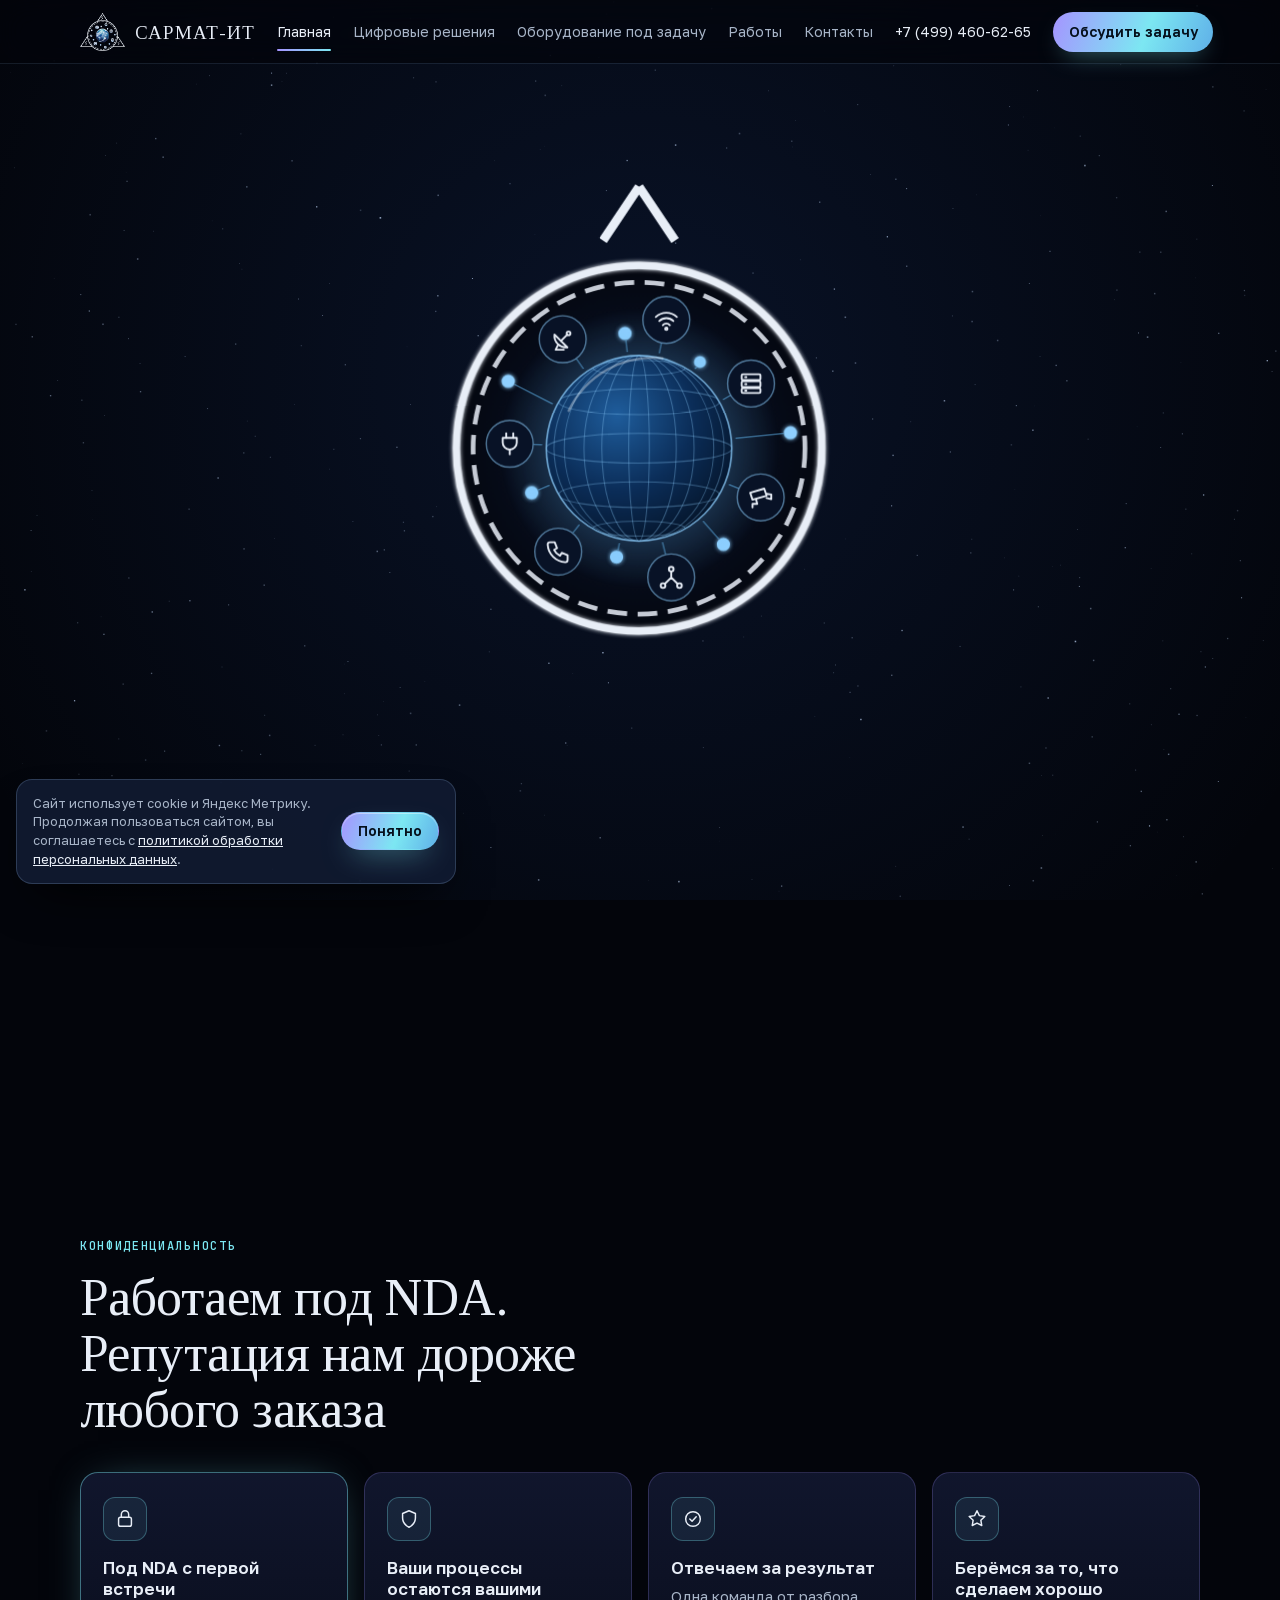
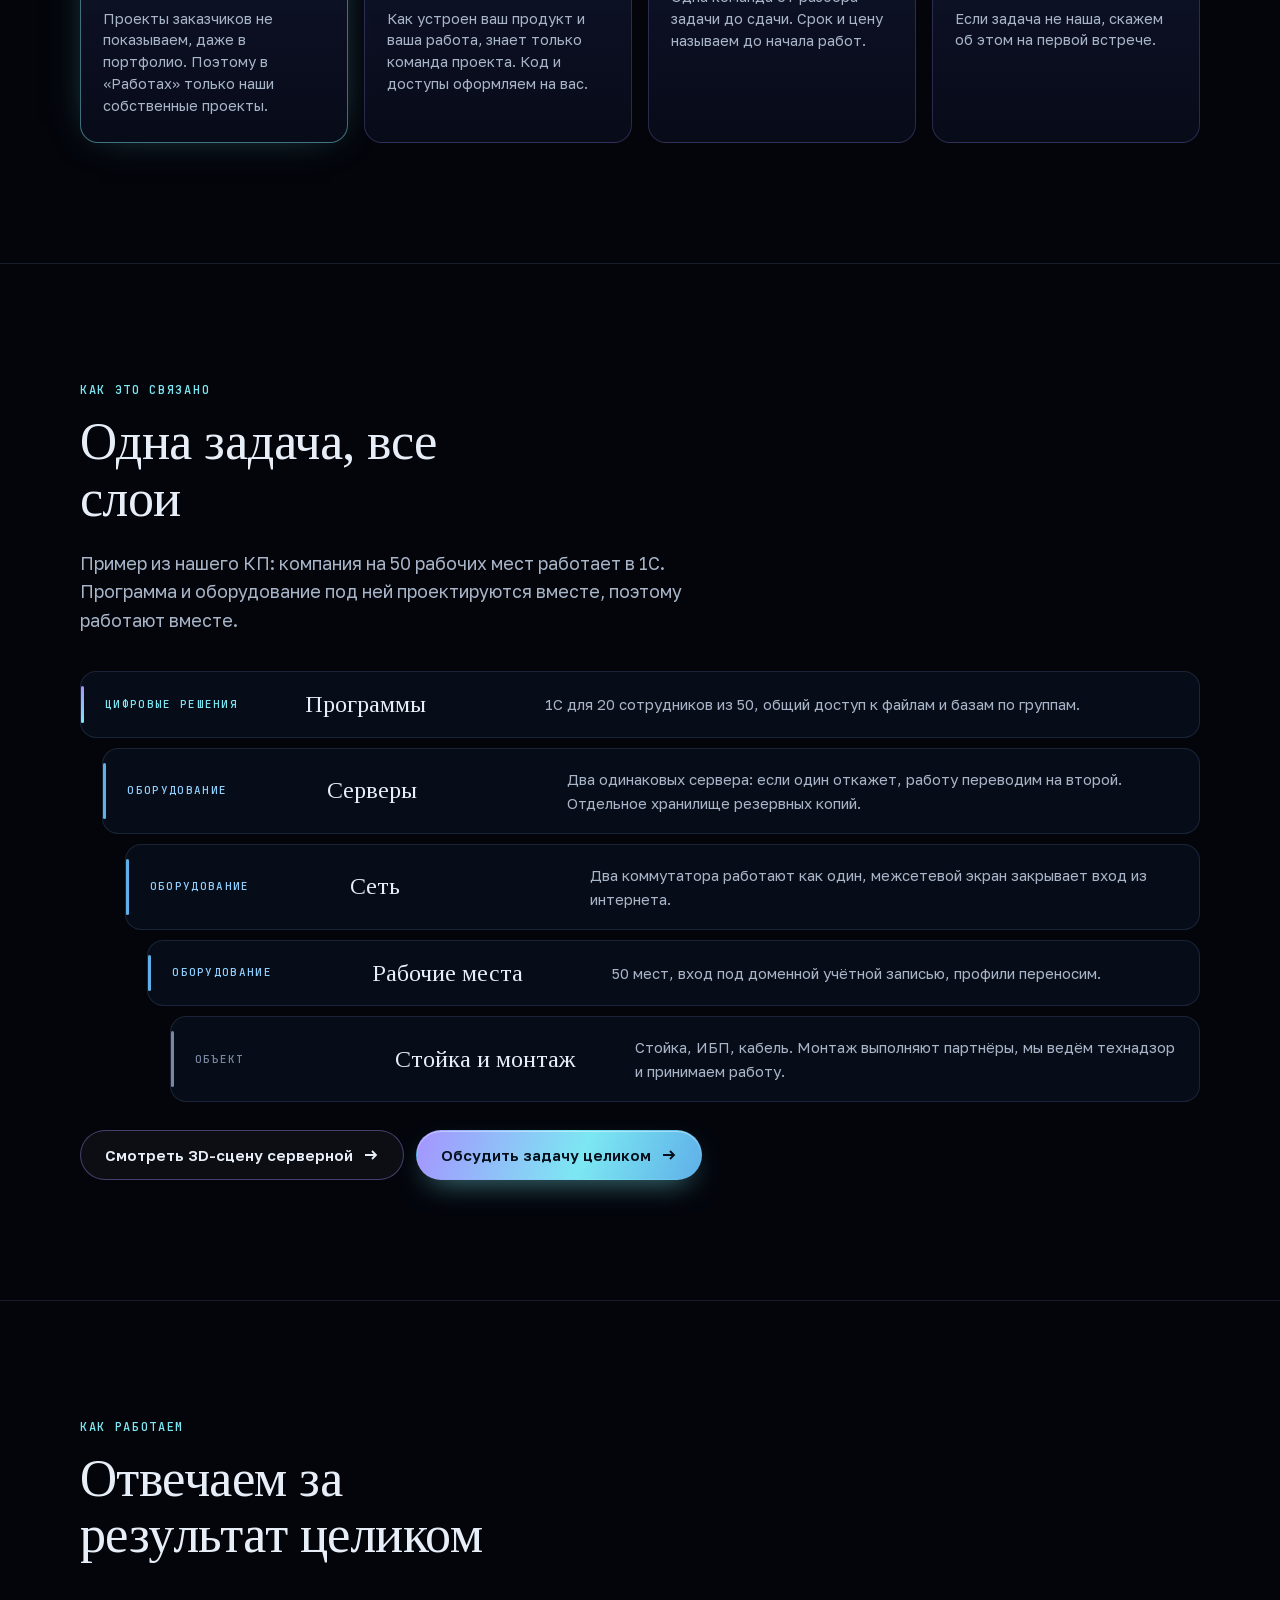
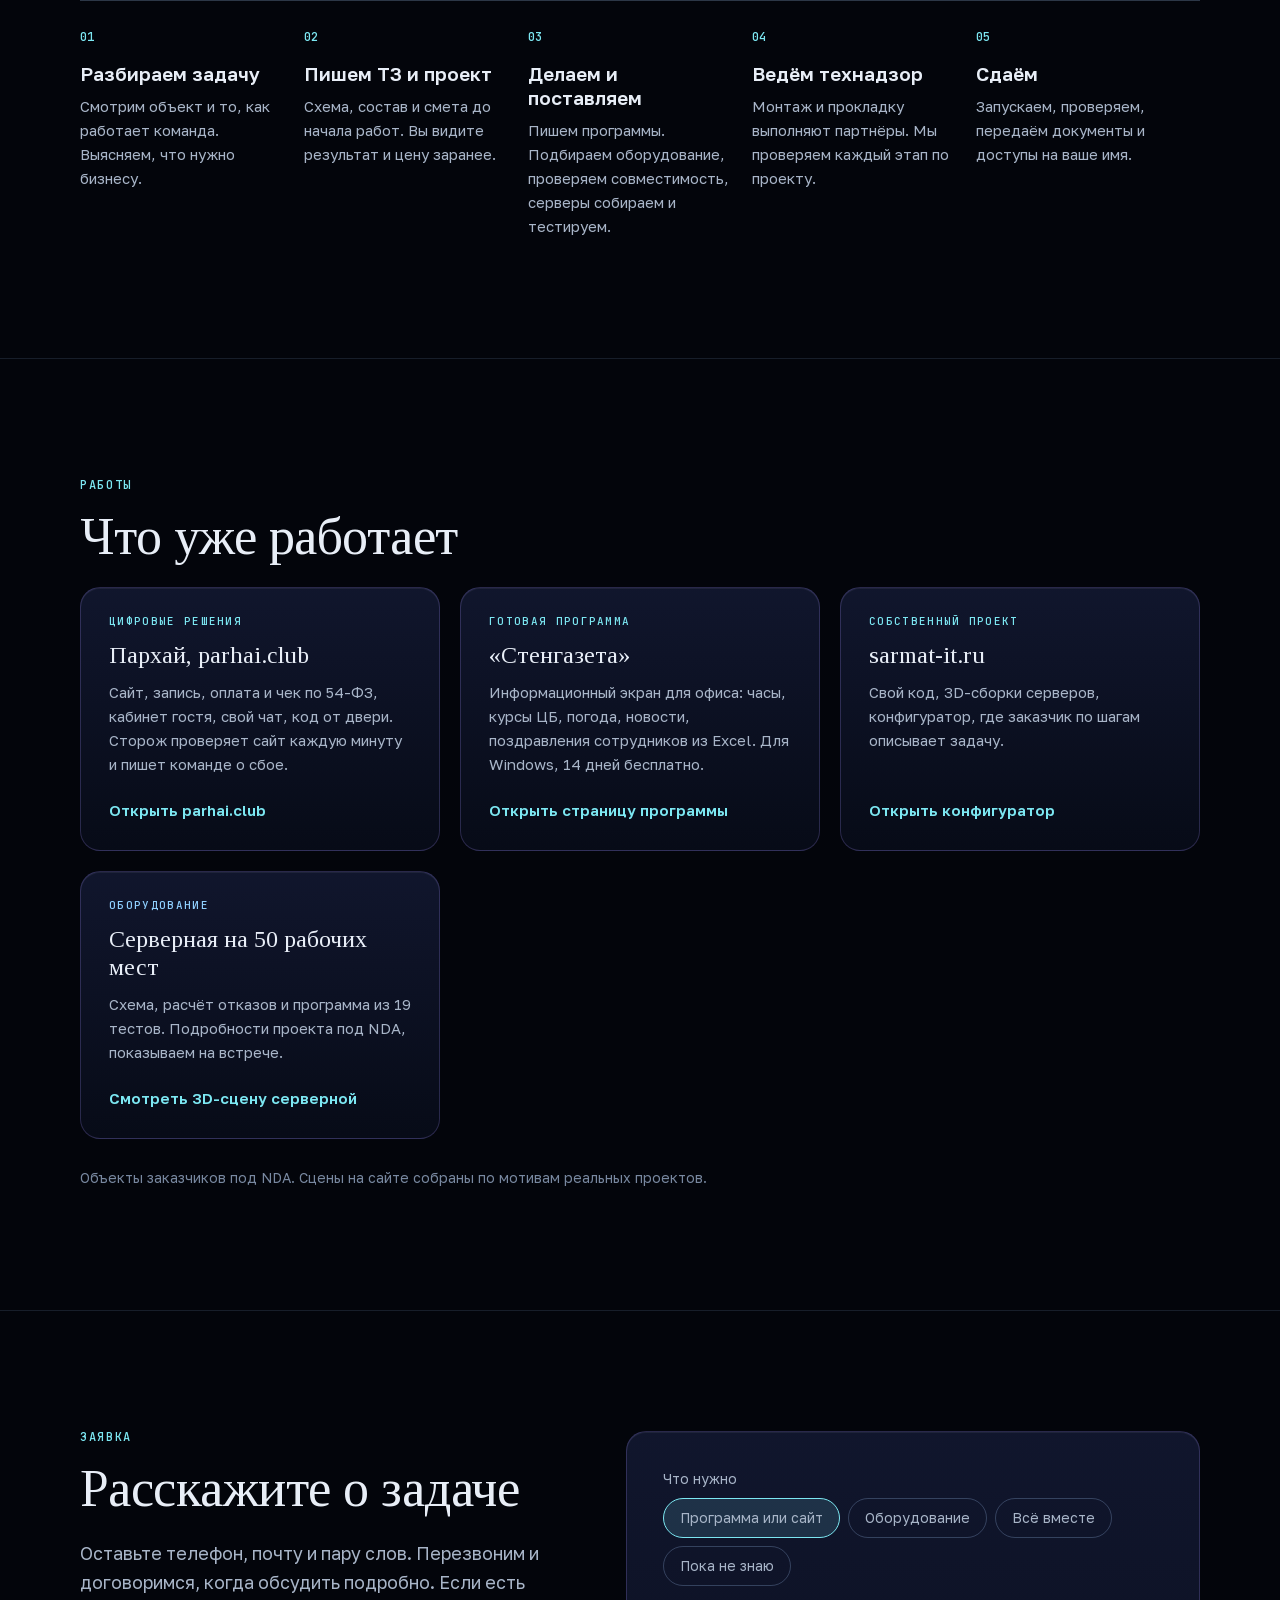
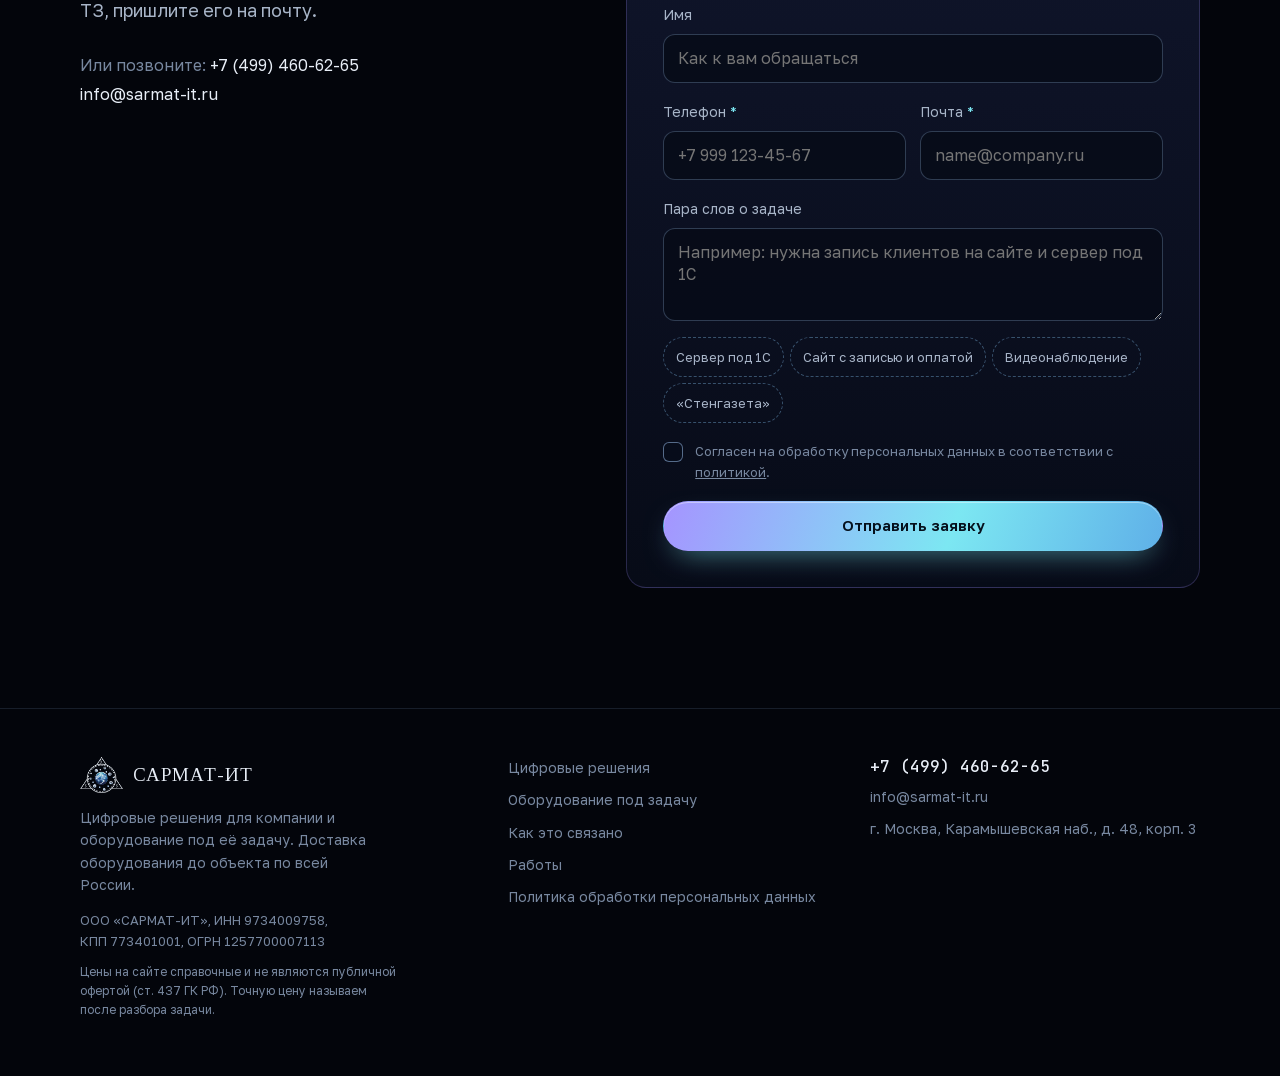
<file: index.html>
<!doctype html>
<html lang="ru">
<head>
<meta charset="utf-8">
<meta name="viewport" content="width=device-width,initial-scale=1,viewport-fit=cover">
<title>Сармат-ИТ: разработка программ под процессы компании</title>
<meta name="description" content="Разрабатываем программы под запрос компании: автоматизируем процессы под ваш продукт. Работаем под NDA. Подбираем и поставляем оборудование, на котором программы работают.">
<!-- Макет hub-2026-11, версия 3 (22.11.2026): два направления и связка между ними. Не индексируется, счётчика Метрики нет -->
<meta name="robots" content="noindex, nofollow">
<meta name="theme-color" content="#03050b">
<link rel="icon" href="favicon.ico" sizes="16x16 32x32 48x48">
<link rel="icon" href="favicon.png" type="image/png" sizes="120x120">
<link rel="apple-touch-icon" href="apple-touch-icon.png">
<script>document.documentElement.classList.add('js');try{if(sessionStorage.getItem('sarmat-transit')){if(innerWidth>760)document.documentElement.classList.add('tr-in');window.__trArrive=1}}catch(e){}setTimeout(function(){document.documentElement.classList.remove('tr-in')},2000)</script>
<link rel="preload" href="fonts/tinos-cyrillic.woff2" as="font" type="font/woff2" crossorigin>
<link rel="preload" href="fonts/golos-text-cyrillic.woff2" as="font" type="font/woff2" crossorigin>
<link rel="stylesheet" href="transit.css?v=3">
<link rel="stylesheet" href="site-header.css?v=8">
<link rel="stylesheet" href="hub.css?v=12">
<link rel="stylesheet" href="trust.css?v=2">
<link rel="stylesheet" href="asst.css?v=2">
<script src="site-header.js?v=3" defer></script>
<script src="sarmat-logo.js?v=2" defer></script>
<script src="transit.js?v=5" defer></script>
<script src="cookie.js?v=7b3fe5ad" defer></script>
<script src="asst.js?v=2" defer></script>
<script src="hub.js?v=8" defer></script>
</head>
<body>

<canvas id="sky" aria-hidden="true"></canvas>

<!-- Единая шапка сайта (site-header.css, site-header.js): одинаковая на всех страницах -->
<header class="sh" id="hdr">
  <div class="sh-in">
    <a class="sh-brand" href="index.html" aria-label="Сармат-ИТ, на главную">
      <img src="img/logo.png?v=09bfd983" width="46" height="38" alt="" decoding="async">
      <span>САРМАТ-ИТ</span>
    </a>
    <nav class="sh-nav" id="shNav" aria-label="Разделы сайта">
      <a href="index.html" aria-current="page">Главная</a>
      <a href="solutions.html">Цифровые решения</a>
      <a href="oborudovanie/index.html">Оборудование под задачу</a>
      <a href="index.html#works">Работы</a>
      <a href="index.html#request">Контакты</a>
      <div class="sh-panel-extra"><a href="tel:+74994606265">+7 (499) 460-62-65</a><a href="mailto:info@sarmat-it.ru">info@sarmat-it.ru</a></div>
    </nav>
    <a class="sh-phone" href="tel:+74994606265">+7 (499) 460-62-65</a>
    <a class="sh-cta" href="#request">Обсудить задачу</a>
    <a class="sh-call" href="tel:+74994606265" aria-label="Позвонить: +7 (499) 460-62-65"><svg viewBox="0 0 24 24" aria-hidden="true"><path d="M5 4h4l2 5-2.5 1.5a11 11 0 0 0 5 5L15 13l5 2v4a2 2 0 0 1-2 2A16 16 0 0 1 3 6a2 2 0 0 1 2-2z"/></svg></a>
    <button class="sh-burger" type="button" aria-label="Меню" aria-expanded="false" aria-controls="shNav"><i></i><i></i></button>
  </div>
</header>

<main id="top">

  <!-- 1. ПЕРВЫЙ ЭКРАН. Два направления по сторонам, эмблема между ними как связка.
       Человек сразу выбирает свою половину. Пункты внутри ведут прямо в нужный блок страницы направления -->
  <section class="hero" aria-labelledby="hero-title">
    <div class="wrap">
      <div class="hero-head">
        <p class="eyebrow">Сармат-ИТ, Москва</p>
        <h1 id="hero-title">Разрабатываем программы <span class="tx-grad">под процессы вашей компании</span></h1>
        <p class="hero-lead">Автоматизируем работу под ваш продукт и ставим оборудование, на котором это работает. Под NDA.</p>
      </div>

      <div class="duo" id="duo">

        <article class="dir dir-soft">
          <p class="dir-k"><span>01</span>Разработка под запрос</p>
          <h2><a class="dir-link" href="solutions.html">Цифровые решения</a></h2>
          <p class="dir-sub">Пишем программы под ваш продукт и то, как работает команда: заявки, оплата, кабинеты, обмен с 1С. Код передаём вам.</p>
          <ul class="dir-list">
            <li><a href="solutions.html#landing"><i class="ico" data-morph aria-hidden="true"><svg viewBox="0 0 24 24"><rect x="3" y="4.5" width="18" height="15" rx="2"/><path d="M3 8.5h18M6.5 12.5h6M6.5 15.5h9"/></svg></i><span>Сайты и лендинги</span><em>от 59&nbsp;000&nbsp;₽</em></a></li>
            <li><a href="solutions.html#grow-crm"><i class="ico" data-morph aria-hidden="true"><svg viewBox="0 0 24 24"><rect x="3.5" y="4" width="4.6" height="16" rx="1"/><rect x="9.7" y="4" width="4.6" height="11" rx="1"/><rect x="15.9" y="4" width="4.6" height="7" rx="1"/></svg></i><span>Заявки и CRM</span></a></li>
            <li><a href="solutions.html#grow-pay"><i class="ico" data-morph aria-hidden="true"><svg viewBox="0 0 24 24"><rect x="3.5" y="5" width="17" height="15" rx="2"/><path d="M3.5 9.5h17M8 3v4M16 3v4"/><path d="M8.5 14.5l2.2 2.2 4.8-4.8"/></svg></i><span>Запись, оплата, чеки</span></a></li>
            <li><a href="solutions.html#grow-soft"><i class="ico" data-morph aria-hidden="true"><svg viewBox="0 0 24 24"><circle cx="12" cy="8" r="3.5"/><path d="M5 20a7 7 0 0 1 14 0"/></svg></i><span>Кабинеты и связка с 1С</span></a></li>
            <li><a href="https://sarmat-it.ru/stengazeta/" target="_blank" rel="noopener"><i class="ico" data-morph aria-hidden="true"><svg viewBox="0 0 24 24"><rect x="3" y="4" width="18" height="12" rx="1.5"/><path d="M9 20h6M12 16v4"/><path d="M7 8h4M7 11h7"/><circle cx="16" cy="9" r="1.6"/></svg></i><span>Готовая программа «Стенгазета»</span><em>инфоэкран</em></a></li>
            <li><a href="solutions.html#grow-conf"><i class="ico" data-morph aria-hidden="true"><svg viewBox="0 0 24 24"><path d="M4 6h10M18 6h2M4 12h4M12 12h8M4 18h12"/><circle cx="16" cy="6" r="2"/><circle cx="10" cy="12" r="2"/><circle cx="18" cy="18" r="2"/></svg></i><span>Конфигураторы</span></a></li>
          </ul>
          <p class="dir-note">Начать можно с сайта: это визитная карточка компании. Дальше на его основе по шагам добавляем CRM, оплату, кабинеты и связку с 1С.</p>
          <a class="btn btn-sig dir-btn" href="solutions.html">Смотреть решения <svg viewBox="0 0 16 16" aria-hidden="true"><path d="M2 8h11M9 4l4 4-4 4"/></svg></a>
        </article>

        <div class="duo-core" aria-hidden="true">
          <div class="duo-em" id="duoEmblem"></div>
        </div>

        <article class="dir dir-hw">
          <p class="dir-k"><span>02</span>Оборудование</p>
          <h2><a class="dir-link" href="oborudovanie/index.html">Оборудование под задачу</a></h2>
          <p class="dir-sub">Пишем ТЗ и проект, подбираем и поставляем оборудование, ведём технадзор за монтажом.</p>
          <ul class="dir-list">
            <li><a href="oborudovanie/index.html#catalog"><i class="ico" data-morph aria-hidden="true"><svg viewBox="0 0 24 24"><rect x="4" y="4" width="16" height="5" rx="1"/><rect x="4" y="10" width="16" height="5" rx="1"/><rect x="4" y="16" width="16" height="4" rx="1"/></svg></i><span>Серверы</span><em>3D-сборки</em></a></li>
            <li><a href="oborudovanie/index.html#turnkey"><i class="ico" data-morph aria-hidden="true"><svg viewBox="0 0 24 24"><rect x="5" y="2.5" width="14" height="19" rx="1"/><path d="M8 6h8M8 9.5h8M8 13h8M8 16.5h8"/></svg></i><span>Серверная</span></a></li>
            <li><a href="oborudovanie/index.html#video"><i class="ico" data-morph aria-hidden="true"><svg viewBox="0 0 24 24"><path d="M3 8l12-3.5 2 6L5 14z"/><path d="M17 9l4 .5v4l-4-1"/><path d="M8 13.5l1 4H5v3"/></svg></i><span>Видеонаблюдение</span></a></li>
            <li><a href="oborudovanie/index.html#net"><i class="ico" data-morph aria-hidden="true"><svg viewBox="0 0 24 24"><path d="M3 9.5a13 13 0 0 1 18 0"/><path d="M6 13a8.5 8.5 0 0 1 12 0"/><path d="M9 16.5a4 4 0 0 1 6 0"/><circle cx="12" cy="19.6" r="1"/></svg></i><span>Сеть и связь</span></a></li>
            <li><a href="oborudovanie/index.html#workplaces"><i class="ico" data-morph aria-hidden="true"><svg viewBox="0 0 24 24"><rect x="3" y="4" width="18" height="12" rx="1.5"/><path d="M9 20h6M12 16v4"/></svg></i><span>Рабочие места</span></a></li>
          </ul>
          <a class="btn btn-glass dir-btn" href="oborudovanie/index.html">Смотреть оборудование <svg viewBox="0 0 16 16" aria-hidden="true"><path d="M2 8h11M9 4l4 4-4 4"/></svg></a>
        </article>
      </div>

      <a class="hero-more" href="#link">Нужно и то и другое? <b>Как это связано</b> <svg viewBox="0 0 16 16" aria-hidden="true"><path d="M8 3v10M4 9l4 4 4-4"/></svg></a>
    </div>
  </section>

  <!-- КОНФИДЕНЦИАЛЬНОСТЬ И ОТВЕТСТВЕННОСТЬ. Главная ценность компании (Антон, 25.11.2026): NDA, ответственность, репутация.
       Без цифр и проектов заказчиков; содержание КП на сайт не выносим -->
  <div class="first-screen-end" id="firstScreenEnd" aria-hidden="true"></div>
  <section class="sec trust" id="trust" aria-labelledby="trust-title">
    <div class="wrap">
      <p class="eyebrow">Конфиденциальность</p>
      <h2 class="h2" id="trust-title">Работаем под NDA. Репутация нам дороже любого заказа</h2>
      <ul class="trust-list">
        <li><span class="trust-ico"><svg viewBox="0 0 24 24" aria-hidden="true"><rect x="5" y="10" width="14" height="10" rx="2"/><path d="M8 10V7a4 4 0 0 1 8 0v3"/></svg></span><h3>Под NDA с первой встречи</h3><p>Проекты заказчиков не показываем, даже в портфолио. Поэтому в «Работах» только наши собственные проекты.</p></li>
        <li><span class="trust-ico"><svg viewBox="0 0 24 24" aria-hidden="true"><path d="M12 3l7 3v5c0 4.5-3 8-7 10-4-2-7-5.5-7-10V6z"/></svg></span><h3>Ваши процессы остаются вашими</h3><p>Как устроен ваш продукт и ваша работа, знает только команда проекта. Код и доступы оформляем на вас.</p></li>
        <li><span class="trust-ico"><svg viewBox="0 0 24 24" aria-hidden="true"><circle cx="12" cy="12" r="8"/><path d="M8.5 12l2.5 2.5 4.5-5"/></svg></span><h3>Отвечаем за результат</h3><p>Одна команда от разбора задачи до сдачи. Срок и цену называем до начала работ.</p></li>
        <li><span class="trust-ico"><svg viewBox="0 0 24 24" aria-hidden="true"><path d="M12 3l2.6 5.3 5.9.9-4.3 4.1 1 5.8L12 16.4 6.8 19.1l1-5.8L3.5 9.2l5.9-.9z"/></svg></span><h3>Берёмся за то, что сделаем хорошо</h3><p>Если задача не наша, скажем об этом на первой встрече.</p></li>
      </ul>
    </div>
  </section>

  <!-- 2. КАК ЭТО СВЯЗАНО. Одна задача в разрезе: программа сверху, объект снизу. Пример из нашего КП по ТЗ (серверная на 50 мест) -->
  <section class="sec" id="link" aria-labelledby="link-title">
    <div class="wrap">
      <p class="eyebrow">Как это связано</p>
      <h2 class="h2" id="link-title">Одна задача, все слои</h2>
      <p class="lede">Пример из нашего КП: компания на 50 рабочих мест работает в 1С. Программа и оборудование под ней проектируются вместе, поэтому работают вместе.</p>

      <ol class="layers">
        <li class="ly ly-soft">
          <span class="ly-tag">Цифровые решения</span>
          <h3>Программы</h3>
          <p>1С для 20 сотрудников из 50, общий доступ к файлам и базам по группам.</p>
        </li>
        <li class="ly ly-hw">
          <span class="ly-tag">Оборудование</span>
          <h3>Серверы</h3>
          <p>Два одинаковых сервера: если один откажет, работу переводим на второй. Отдельное хранилище резервных копий.</p>
        </li>
        <li class="ly ly-hw">
          <span class="ly-tag">Оборудование</span>
          <h3>Сеть</h3>
          <p>Два коммутатора работают как один, межсетевой экран закрывает вход из интернета.</p>
        </li>
        <li class="ly ly-hw">
          <span class="ly-tag">Оборудование</span>
          <h3>Рабочие места</h3>
          <p>50 мест, вход под доменной учётной записью, профили переносим.</p>
        </li>
        <li class="ly ly-site">
          <span class="ly-tag">Объект</span>
          <h3>Стойка и монтаж</h3>
          <p>Стойка, ИБП, кабель. Монтаж выполняют партнёры, мы ведём технадзор и принимаем работу.</p>
        </li>
      </ol>
      <div class="link-cta">
        <a class="btn btn-glass" href="oborudovanie/index.html#turnkey">Смотреть 3D-сцену серверной <svg viewBox="0 0 16 16" aria-hidden="true"><path d="M2 8h11M9 4l4 4-4 4"/></svg></a>
        <a class="btn btn-sig" href="#request" data-topic="Всё вместе">Обсудить задачу целиком <svg viewBox="0 0 16 16" aria-hidden="true"><path d="M2 8h11M9 4l4 4-4 4"/></svg></a>
      </div>
    </div>
  </section>

  <!-- 3. КАК РАБОТАЕМ. Наша роль: ТЗ, проект, поставка, технадзор. Монтаж у партнёров (Антон, 22.11.2026) -->
  <section class="sec" id="how" aria-labelledby="how-title">
    <div class="wrap">
      <p class="eyebrow">Как работаем</p>
      <h2 class="h2" id="how-title">Отвечаем за результат целиком</h2>
      <ol class="how">
        <li><span>01</span> <h3>Разбираем задачу</h3><p>Смотрим объект и то, как работает команда. Выясняем, что нужно бизнесу.</p></li>
        <li><span>02</span> <h3>Пишем ТЗ и проект</h3><p>Схема, состав и смета до начала работ. Вы видите результат и цену заранее.</p></li>
        <li><span>03</span> <h3>Делаем и поставляем</h3><p>Пишем программы. Подбираем оборудование, проверяем совместимость, серверы собираем и тестируем.</p></li>
        <li><span>04</span> <h3>Ведём технадзор</h3><p>Монтаж и прокладку выполняют партнёры. Мы проверяем каждый этап по проекту.</p></li>
        <li><span>05</span> <h3>Сдаём</h3><p>Запускаем, проверяем, передаём документы и доступы на ваше имя.</p></li>
      </ol>
    </div>
  </section>

  <!-- 4. РАБОТЫ: только свои проекты, объекты заказчиков под NDA -->
  <section class="sec" id="works" aria-labelledby="works-title">
    <div class="wrap">
      <p class="eyebrow">Работы</p>
      <h2 class="h2" id="works-title">Что уже работает</h2>
      <div class="works">
        <article class="work gl">
          <span class="work-k k-soft">Цифровые решения</span>
          <h3>Пархай, parhai.club</h3>
          <p>Сайт, запись, оплата и чек по 54-ФЗ, кабинет гостя, свой чат, код от двери. Сторож проверяет сайт каждую минуту и пишет команде о сбое.</p>
          <a class="work-go" href="https://parhai.club" target="_blank" rel="noopener">Открыть parhai.club</a>
        </article>
        <article class="work gl">
          <span class="work-k k-soft">Готовая программа</span>
          <h3>«Стенгазета»</h3>
          <p>Информационный экран для офиса: часы, курсы ЦБ, погода, новости, поздравления сотрудников из Excel. Для Windows, 14 дней бесплатно.</p>
          <a class="work-go" href="https://sarmat-it.ru/stengazeta/" target="_blank" rel="noopener">Открыть страницу программы</a>
        </article>
        <article class="work gl">
          <span class="work-k k-soft">Собственный проект</span>
          <h3>sarmat-it.ru</h3>
          <p>Свой код, 3D-сборки серверов, конфигуратор, где заказчик по шагам описывает задачу.</p>
          <a class="work-go" href="oborudovanie/configurator.html">Открыть конфигуратор</a>
        </article>
        <article class="work gl">
          <span class="work-k k-hw">Оборудование</span>
          <h3>Серверная на 50 рабочих мест</h3>
          <p>Схема, расчёт отказов и программа из 19 тестов. Подробности проекта под NDA, показываем на встрече.</p>
          <a class="work-go" href="oborudovanie/index.html#turnkey">Смотреть 3D-сцену серверной</a>
        </article>
      </div>
      <p class="note">Объекты заказчиков под NDA. Сцены на сайте собраны по мотивам реальных проектов.</p>
    </div>
  </section>

  <!-- 5. ЗАЯВКА: одна форма, тема ставится сама по кнопке, с которой пришли -->
  <section class="sec" id="request" aria-labelledby="request-title">
    <div class="wrap req">
      <div class="req-txt">
        <p class="eyebrow">Заявка</p>
        <h2 class="h2" id="request-title">Расскажите о задаче</h2>
        <p class="lede">Оставьте телефон, почту и пару слов. Перезвоним и договоримся, когда обсудить подробно. Если есть ТЗ, пришлите его на почту.</p>
        <p class="req-alt">Или позвоните: <a href="tel:+74994606265">+7 (499) 460-62-65</a><br><a href="mailto:info@sarmat-it.ru">info@sarmat-it.ru</a></p>
      </div>
      <form class="form gl" id="reqForm" novalidate>
        <div class="field">
          <span class="lbl" id="topicLbl">Что нужно</span>
          <div class="chips" role="radiogroup" aria-labelledby="topicLbl">
            <label><input type="radio" name="topic" value="Цифровые решения" checked><span>Программа или сайт</span></label>
            <label><input type="radio" name="topic" value="Оборудование"><span>Оборудование</span></label>
            <label><input type="radio" name="topic" value="Всё вместе"><span>Всё вместе</span></label>
            <label><input type="radio" name="topic" value="Не знаю"><span>Пока не знаю</span></label>
          </div>
        </div>
        <div class="field"><label for="f-name">Имя</label><input class="input" id="f-name" name="name" placeholder="Как к вам обращаться" autocomplete="name"></div>
        <div class="row2">
          <div class="field"><label for="f-phone">Телефон <span class="req-mark" aria-hidden="true">*</span></label><input class="input" id="f-phone" name="phone" type="tel" placeholder="+7 999 123-45-67" autocomplete="tel" required></div>
          <div class="field"><label for="f-email">Почта <span class="req-mark" aria-hidden="true">*</span></label><input class="input" id="f-email" name="email" type="email" inputmode="email" placeholder="name@company.ru" autocomplete="email" maxlength="254" required></div>
        </div>
        <div class="field"><label for="f-msg">Пара слов о задаче</label><textarea class="input" id="f-msg" name="msg" rows="3" placeholder="Например: нужна запись клиентов на сайте и сервер под 1С"></textarea>
          <div class="quick" aria-label="Подставить пример"><button type="button" data-q="Сервер под 1С">Сервер под 1С</button><button type="button" data-q="Сайт с записью и оплатой">Сайт с записью и оплатой</button><button type="button" data-q="Видеонаблюдение для офиса или склада">Видеонаблюдение</button><button type="button" data-q="Инфоэкран «Стенгазета» для офиса">«Стенгазета»</button></div></div>
        <label class="check"><input type="checkbox" required> <span>Согласен на обработку персональных данных в соответствии с <a href="privacy.html">политикой</a>.</span></label>
        <button class="btn btn-sig" type="submit">Отправить заявку</button>
        <p class="form-msg" id="reqMsg" role="status" hidden></p>
      </form>
    </div>
  </section>
</main>

<footer class="ftr">
  <div class="wrap ftr-in">
    <div>
      <a class="brand brand-ftr" href="#top"><img src="img/logo.png?v=09bfd983" width="48" height="40" alt=""><span>САРМАТ-ИТ</span></a>
      <p>Цифровые решения для компании и оборудование под её задачу. Доставка оборудования до объекта по всей России.</p>
      <p class="ftr-req">ООО «САРМАТ-ИТ», ИНН 9734009758, КПП 773401001, ОГРН 1257700007113</p>
      <p class="ftr-offer">Цены на сайте справочные и не являются публичной офертой (ст. 437 ГК РФ). Точную цену называем после разбора задачи.</p>
    </div>
    <nav aria-label="Разделы (подвал)">
      <a href="solutions.html">Цифровые решения</a>
      <a href="oborudovanie/index.html">Оборудование под задачу</a>
      <a href="#link">Как это связано</a>
      <a href="#works">Работы</a>
      <a href="privacy.html">Политика обработки персональных данных</a>
    </nav>
    <address>
      <a href="tel:+74994606265">+7 (499) 460-62-65</a>
      <a href="mailto:info@sarmat-it.ru">info@sarmat-it.ru</a>
      <span>г. Москва, Карамышевская наб., д. 48, корп. 3</span>
    </address>
  </div>
</footer>

<div class="asst" id="asst">
  <div class="asst-panel" id="asstPanel" role="dialog" aria-labelledby="asstTitle" hidden>
    <header><h3 id="asstTitle">Вопрос сотруднику</h3><button class="asst-x" id="asstClose" type="button" aria-label="Закрыть">&#x2715;</button></header>
    <form class="asst-form" id="asstForm" method="post" action="api/send.php" novalidate>
      <div>
        <textarea class="input" id="asstQ" name="question" placeholder="Опишите задачу или задайте вопрос" aria-label="Вопрос" maxlength="4000" required aria-describedby="asstQErr"></textarea>
        <p class="field-err" id="asstQErr" hidden>Напишите вопрос.</p>
      </div>
      <div>
        <input class="input" id="asstContact" name="contact" type="text" placeholder="Телефон или почта для ответа" aria-label="Телефон или почта для ответа" autocomplete="tel" maxlength="254" required aria-describedby="asstContactErr">
        <p class="field-err" id="asstContactErr" hidden>Укажите телефон или почту, иначе мы не сможем ответить.</p>
      </div>
      <label class="check check-sm" for="asstConsent">
        <input id="asstConsent" name="consent" type="checkbox" value="yes" required aria-describedby="asstConsentErr">
        <span>Согласен на обработку персональных данных по <a href="privacy.html" target="_blank" rel="noopener">политике</a></span>
      </label>
      <p class="field-err" id="asstConsentErr" hidden>Без согласия вопрос отправить нельзя.</p>
      <div class="hp" aria-hidden="true"><label for="asstSite">Сайт</label><input id="asstSite" name="site" type="text" tabindex="-1" autocomplete="off"></div>
      <button class="btn btn-primary" type="submit">Спросить</button>
      <p class="form-msg err" id="asstErr" hidden>Не получилось отправить вопрос. Попробуйте ещё раз или позвоните: <a href="tel:+74994606265">+7 (499) 460-62-65</a>.</p>
    </form>
    <p class="asst-done" id="asstDone" role="status" hidden>Вопрос получили. Если срочно, позвоните: <a href="tel:+74994606265">+7 (499) 460-62-65</a>.</p>
  </div>
  <button class="asst-bubble" id="asstBubble" type="button">Есть вопрос? Напишите, ответит сотрудник.</button>
  <button class="asst-fab" id="asstFab" type="button" aria-label="Вопрос сотруднику" aria-expanded="false" aria-controls="asstPanel"><svg viewBox="0 0 24 24" fill="none" stroke="currentColor" stroke-width="1.9" stroke-linecap="round" stroke-linejoin="round" aria-hidden="true"><path d="M4 5h16v11H9l-5 4z"/><path d="M8 9.5h8M8 12.5h5"/></svg></button>
</div>

<!-- Cookie notice: показывает cookie.js -->
<div class="cookie" id="cookieNote" role="region" aria-label="Уведомление о cookie" hidden>
  <p>Сайт использует cookie и Яндекс Метрику. Продолжая пользоваться сайтом, вы соглашаетесь с <a href="privacy.html">политикой обработки персональных данных</a>.</p>
  <button class="btn btn-sig btn-sm" type="button">Понятно</button>
</div>
<!-- /Cookie notice -->
</body>
</html>
</file>
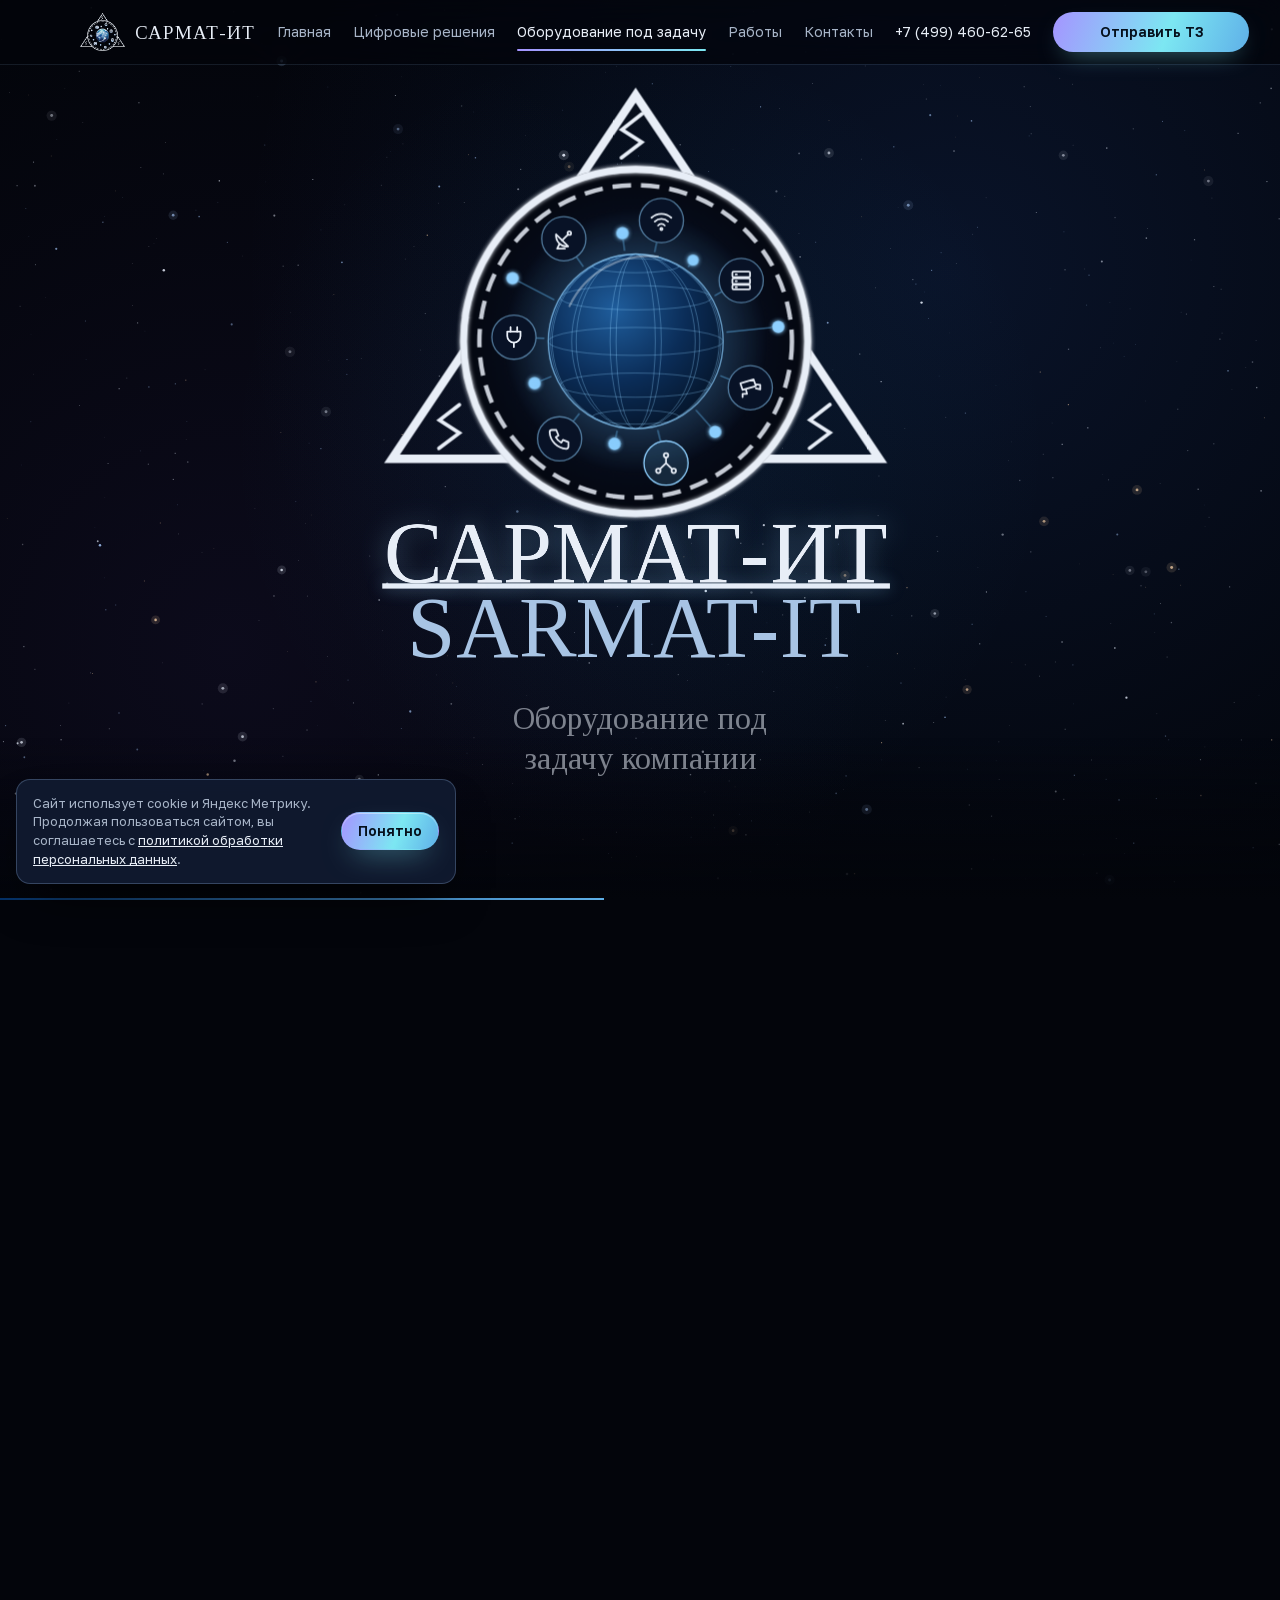
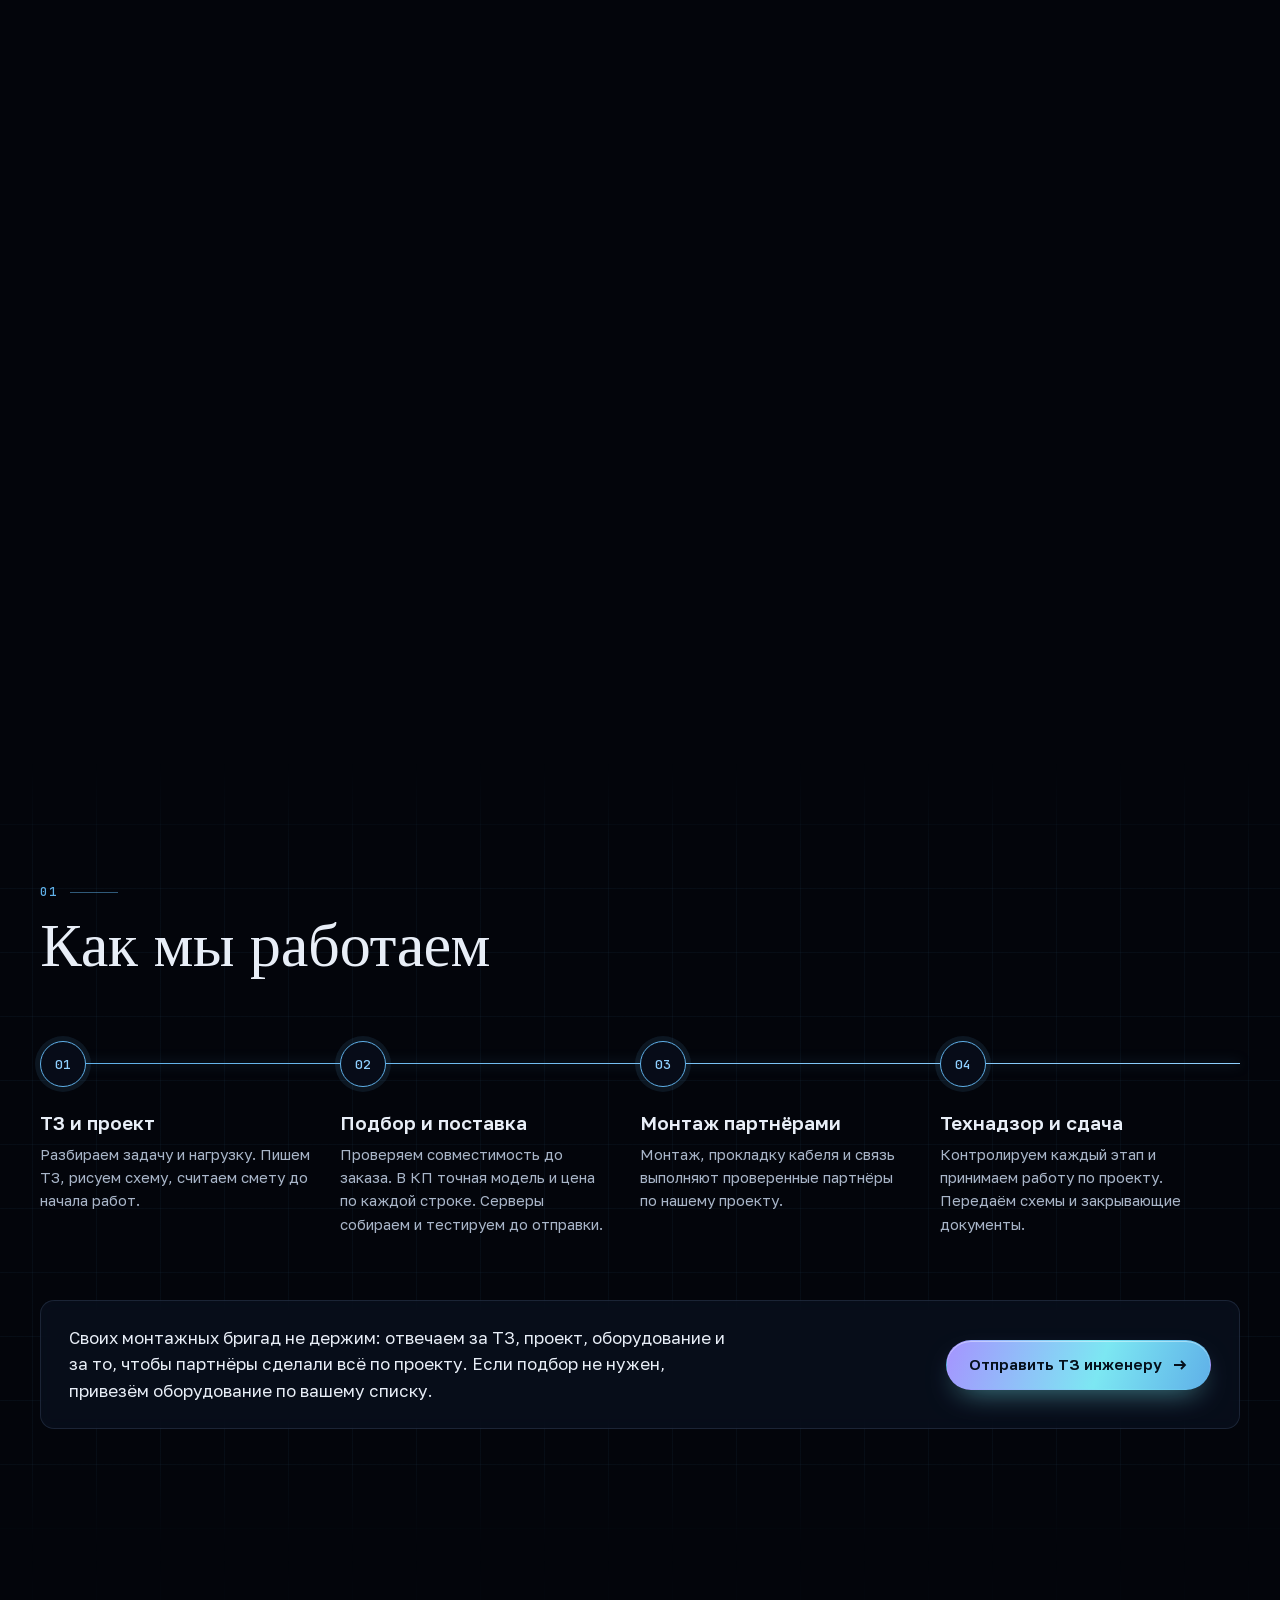
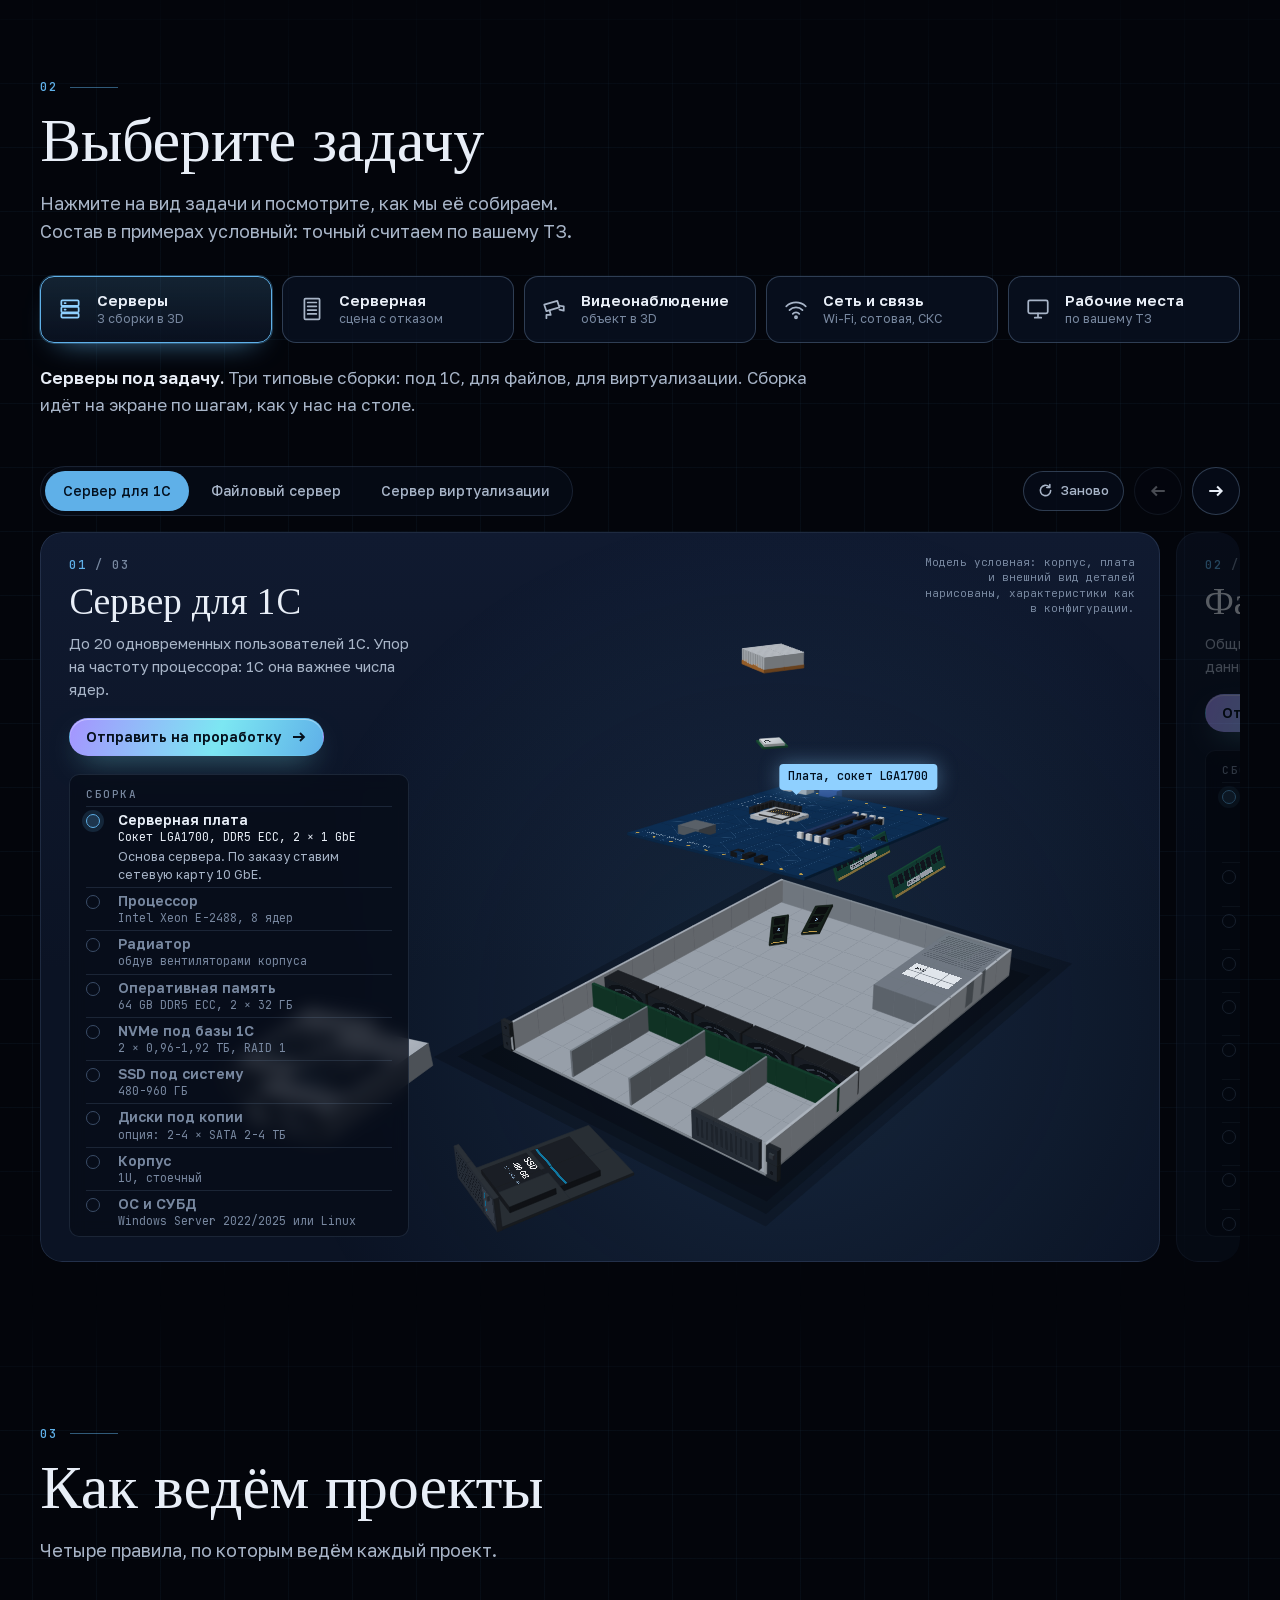
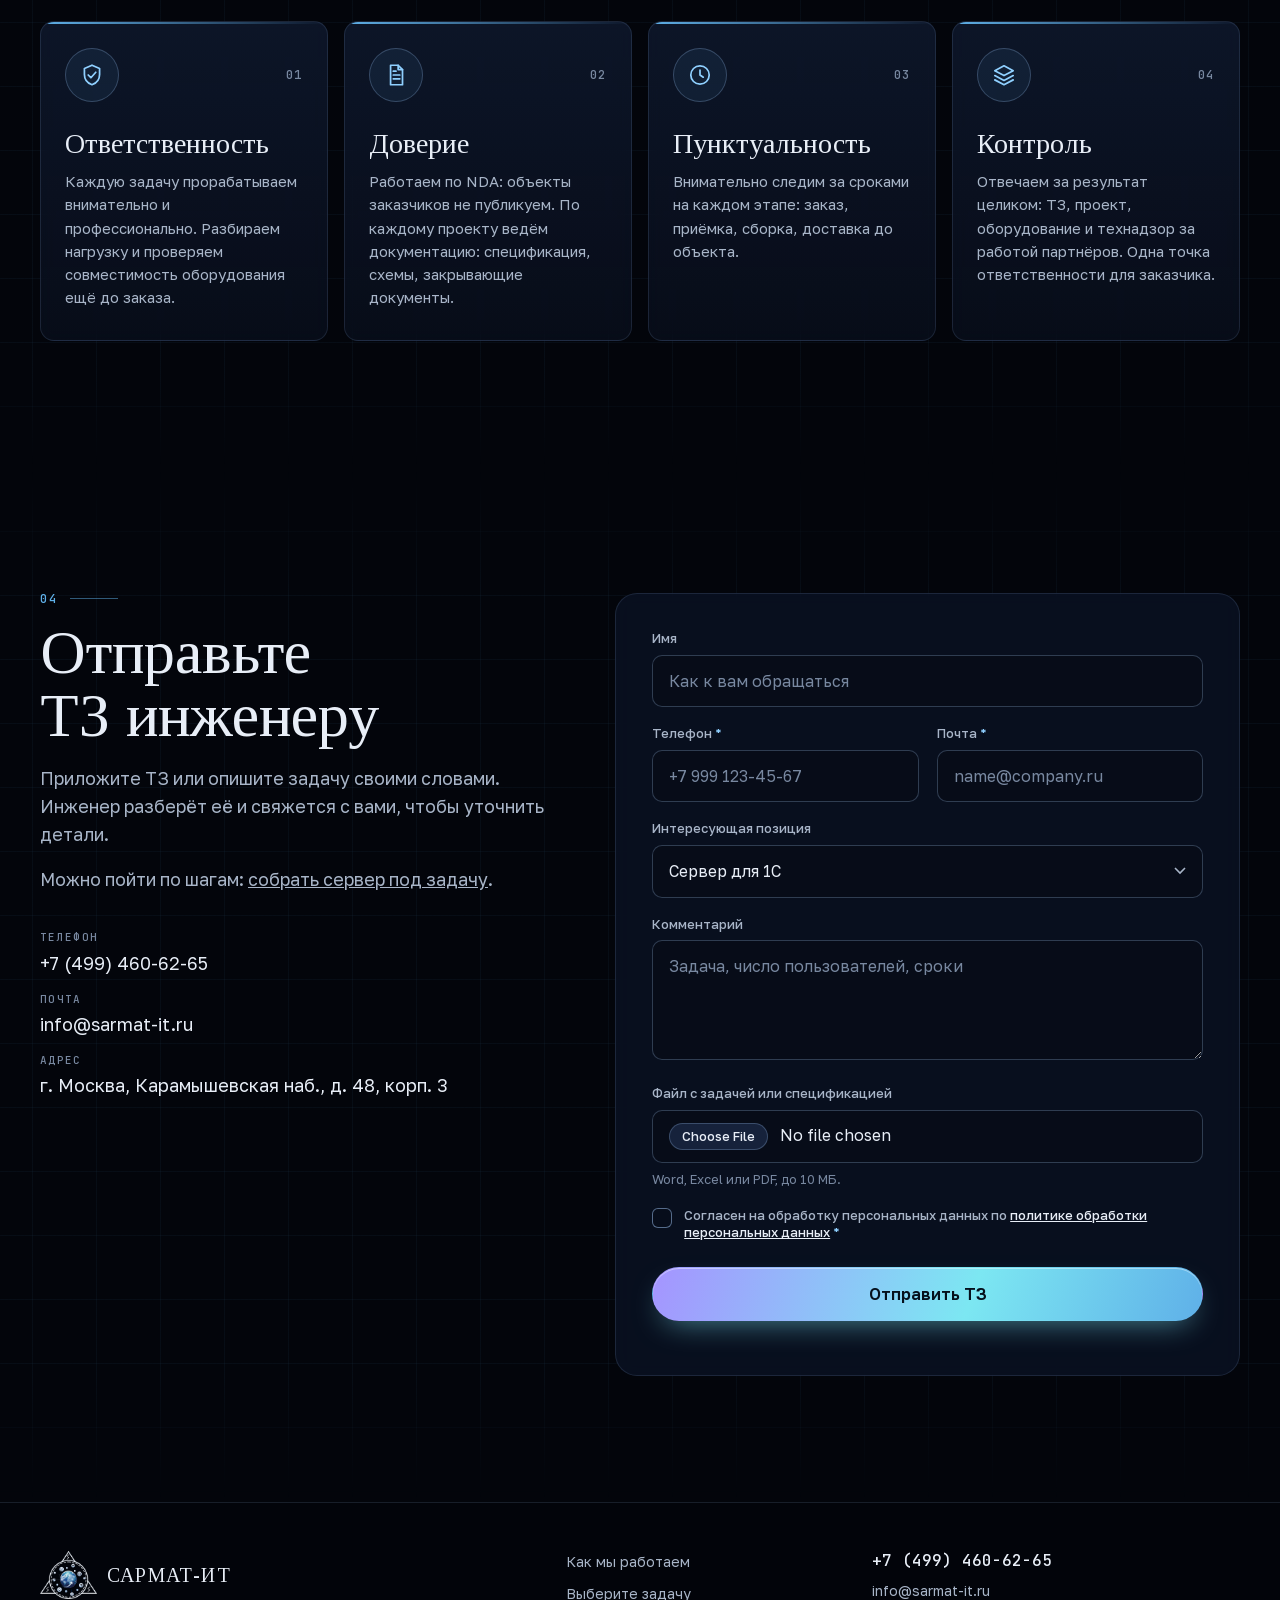
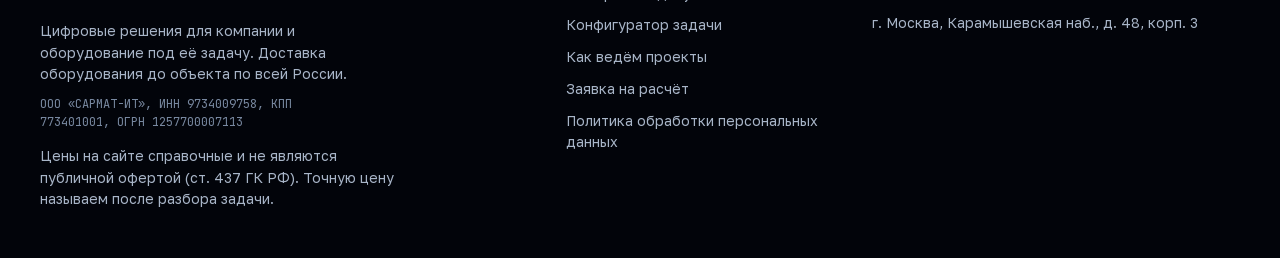
<file: oborudovanie/index.html>
<!doctype html>
<html lang="ru">
<head>
<meta name="robots" content="noindex, nofollow">
<meta charset="utf-8">
<meta name="viewport" content="width=device-width,initial-scale=1,viewport-fit=cover">
<title>Сармат-ИТ: оборудование под задачу компании</title>
<meta name="description" content="Оборудование под задачу компании: серверы, серверная, видеонаблюдение, сеть и связь, рабочие места. Пишем ТЗ и проект, подбираем и поставляем, ведём технадзор за монтажом.">
<meta name="theme-color" content="#03050b">
<link rel="icon" href="favicon.ico" sizes="16x16 32x32 48x48">
<link rel="icon" href="favicon.png" type="image/png" sizes="120x120">
<link rel="apple-touch-icon" href="apple-touch-icon.png">
<script>document.documentElement.classList.add('js')</script>
<link rel="preload" href="fonts/tinos-cyrillic.woff2" as="font" type="font/woff2" crossorigin>
<link rel="preload" href="fonts/golos-text-cyrillic.woff2" as="font" type="font/woff2" crossorigin>
<link rel="stylesheet" href="styles.css?v=hub11">
<script src="cookie.js?v=7b3fe5ad" defer></script>
<script>
/* hub-2026-11: пришли с другой страницы. Логотип перехода встаёт ровно на место логотипа этой страницы
   (он сразу собран, main.js: intro), дальше обычный путь: прокрутка ведёт в глобус и вниз к Земле */
window.SarmatPage = { arrive(logo, ov) {
  const own = document.querySelector('.si-logo');
  const m = own && scrollY < 40 && /translate\(([-\d.]+)px, ([-\d.]+)px\) scale\(([-\d.]+)\)/.exec(own.style.transform || '');
  ov.clear();
  if (!m) { ov.end(); return; }
  own.style.opacity = 0;
  logo.glide(+m[3], +m[1], +m[2], 700).then(() => { own.style.opacity = ''; ov.end(); });
} };
</script>
<script src="tasks.js?v=2" defer></script>
<script src="main.js?v=hub7" defer></script>
<script>try{if(sessionStorage.getItem('sarmat-transit')){if(innerWidth>760)document.documentElement.classList.add('tr-in');window.__trArrive=1}}catch(e){}setTimeout(function(){document.documentElement.classList.remove('tr-in')},2000)</script>
<link rel="stylesheet" href="../transit.css?v=3">
<link rel="stylesheet" href="../site-header.css?v=8">
<script src="../site-header.js?v=3" defer></script>
<script src="../sarmat-logo.js?v=2" defer></script>
<script src="../transit.js?v=5" defer></script>
</head>
<body>

<canvas id="sky" aria-hidden="true"></canvas>

<!-- Единая шапка сайта (site-header.css, site-header.js): одинаковая на всех страницах -->
<header class="sh" id="hdr">
  <div class="sh-in">
    <a class="sh-brand" href="../index.html" aria-label="Сармат-ИТ, на главную">
      <img src="../img/logo.png?v=09bfd983" width="46" height="38" alt="" decoding="async">
      <span>САРМАТ-ИТ</span>
    </a>
    <nav class="sh-nav" id="shNav" aria-label="Разделы сайта">
      <a href="../index.html">Главная</a>
      <a href="../solutions.html">Цифровые решения</a>
      <a href="../oborudovanie/index.html" aria-current="page">Оборудование под задачу</a>
      <a href="../index.html#works">Работы</a>
      <a href="#request">Контакты</a>
      <div class="sh-panel-extra"><a href="tel:+74994606265">+7 (499) 460-62-65</a><a href="mailto:info@sarmat-it.ru">info@sarmat-it.ru</a></div>
    </nav>
    <a class="sh-phone" href="tel:+74994606265">+7 (499) 460-62-65</a>
    <a class="sh-cta" href="#request">Отправить ТЗ</a>
    <a class="sh-call" href="tel:+74994606265" aria-label="Позвонить: +7 (499) 460-62-65"><svg viewBox="0 0 24 24" aria-hidden="true"><path d="M5 4h4l2 5-2.5 1.5a11 11 0 0 0 5 5L15 13l5 2v4a2 2 0 0 1-2 2A16 16 0 0 1 3 6a2 2 0 0 1 2-2z"/></svg></a>
    <button class="sh-burger" type="button" aria-label="Меню" aria-expanded="false" aria-controls="shNav"><i></i><i></i></button>
  </div>
</header>

<main>
  <!-- 1. ПЕРВЫЙ ЭКРАН: сборка логотипа и спуск в глобус к Земле, как на боевом sarmat-it.ru (Антон, 25.11.2026: оставить).
       «Рабочий стол» со спутниками-меню снят (main.js, uT = 0) -->
  <section class="hero" id="hero" aria-label="Сармат-ИТ">
    <div class="si-track">
      <div class="si-stage">
        <!-- Спуск: после сборки логотипа камера влетает в глобус эмблемы и садится на Землю, в Москве -->
        <canvas class="ds-cv" aria-hidden="true"></canvas>
        <div class="si-logo" aria-hidden="true"></div>
        <div class="hero-foot"><h1 class="hero-line">Оборудование под задачу компании</h1></div>
        <div class="ds-caps" aria-hidden="true">
          <p class="ds-cap"><span class="ds-eyebrow">География</span><span class="ds-line">Доставка до объекта по всей России</span></p>
          <p class="ds-cap"><span class="ds-eyebrow">55°45′ с. ш., 37°37′ в. д.</span><span class="ds-line">Москва</span></p>
          <p class="ds-cap ds-cap-land"><span class="ds-eyebrow">Посадка</span><span class="ds-line">Ближе к делу</span></p>
        </div>
        <!-- Подсказка появляется, когда логотип собрался. Жест или нажатие проигрывает главу до «Как мы работаем» (main.js, hero) -->
        <button class="si-hint" type="button" aria-label="Дальше: как мы работаем">
          <span class="si-hint-ico" aria-hidden="true"><i></i><i></i><i></i></span>
          <span class="si-hint-txt t-touch" aria-hidden="true">Проведите снизу вверх</span>
          <span class="si-hint-txt t-mouse" aria-hidden="true">Листайте вниз</span>
        </button>
        <div class="si-bar" aria-hidden="true"></div>
      </div>
    </div>
  </section>
  <div class="first-screen-end" id="firstScreenEnd" aria-hidden="true"></div>

  <!-- 2. PROCESS -->
  <section class="sec" id="process" aria-labelledby="process-title">
    <div class="wrap">
      <div class="eyebrow" aria-hidden="true">01</div>
      <h2 class="h2" id="process-title">Как мы работаем</h2>
      <ol class="steps4" id="steps4">
        <li class="st"><div class="num" aria-hidden="true">01</div><h3>ТЗ и проект</h3><p>Разбираем задачу и нагрузку. Пишем ТЗ, рисуем схему, считаем смету до начала работ.</p></li>
        <li class="st"><div class="num" aria-hidden="true">02</div><h3>Подбор и поставка</h3><p>Проверяем совместимость до заказа. В КП точная модель и цена по каждой строке. Серверы собираем и тестируем до отправки.</p></li>
        <li class="st"><div class="num" aria-hidden="true">03</div><h3>Монтаж партнёрами</h3><p>Монтаж, прокладку кабеля и связь выполняют проверенные партнёры по нашему проекту.</p></li>
        <li class="st"><div class="num" aria-hidden="true">04</div><h3>Технадзор и сдача</h3><p>Контролируем каждый этап и принимаем работу по проекту. Передаём схемы и закрывающие документы.</p></li>
      </ol>
      <div class="deliv">
        <p>Своих монтажных бригад не держим: отвечаем за ТЗ, проект, оборудование и за то, чтобы партнёры сделали всё по проекту. Если подбор не нужен, привезём оборудование по вашему списку.</p>
        <a class="btn btn-primary" href="#request">Отправить ТЗ инженеру <svg viewBox="0 0 16 16" aria-hidden="true"><path d="M2 8h11M9 4l4 4-4 4" fill="none" stroke="currentColor" stroke-width="1.8"/></svg></a>
      </div>
    </div>
  </section>

  <!-- 3. ВИДЫ ЗАДАЧ. Переключатель: нажали вид задачи, ниже открываются наши сборки (tasks.js).
       Серверы, серверная и видео: 3D-сцены боевого сайта. Сеть и связь, рабочие места: схема и состав работ.
       Монтаж, прокладка, сеть и связь у партнёров, наша роль ТЗ, проект, поставка, технадзор (Антон, 22.11.2026) -->
  <section class="sec sec-catalog" id="tasks" aria-labelledby="tasks-title">
    <div class="wrap">
      <div class="eyebrow" aria-hidden="true">02</div>
      <h2 class="h2" id="tasks-title">Выберите задачу</h2>
      <p class="lede">Нажмите на вид задачи и посмотрите, как мы её собираем. Состав в примерах условный: точный считаем по вашему ТЗ.</p>
      <div class="tk-tabs" role="tablist" aria-label="Виды задач">
        <button class="tk-tab" type="button" role="tab" id="tab-catalog" aria-controls="catalog" aria-selected="true"><svg viewBox="0 0 24 24" aria-hidden="true"><rect x="4" y="4" width="16" height="5" rx="1"/><rect x="4" y="10" width="16" height="5" rx="1"/><rect x="4" y="16" width="16" height="4" rx="1"/><path d="M7 6.5h1M7 12.5h1"/></svg><b>Серверы</b><span>3 сборки в 3D</span></button>
        <button class="tk-tab" type="button" role="tab" id="tab-turnkey" aria-controls="turnkey" aria-selected="false" tabindex="-1"><svg viewBox="0 0 24 24" aria-hidden="true"><rect x="5" y="2.5" width="14" height="19" rx="1"/><path d="M8 6h8M8 9.5h8M8 13h8M8 16.5h8"/></svg><b>Серверная</b><span>сцена с отказом</span></button>
        <button class="tk-tab" type="button" role="tab" id="tab-video" aria-controls="video" aria-selected="false" tabindex="-1"><svg viewBox="0 0 24 24" aria-hidden="true"><path d="M3 8l12-3.5 2 6L5 14z"/><path d="M17 9l4 .5v4l-4-1"/><path d="M8 13.5l1 4H5v3"/></svg><b>Видеонаблюдение</b><span>объект в 3D</span></button>
        <button class="tk-tab" type="button" role="tab" id="tab-net" aria-controls="net" aria-selected="false" tabindex="-1"><svg viewBox="0 0 24 24" aria-hidden="true"><path d="M3 9.5a13 13 0 0 1 18 0"/><path d="M6 13a8.5 8.5 0 0 1 12 0"/><path d="M9 16.5a4 4 0 0 1 6 0"/><circle cx="12" cy="19.6" r="1"/></svg><b>Сеть и связь</b><span>Wi-Fi, сотовая, СКС</span></button>
        <button class="tk-tab" type="button" role="tab" id="tab-workplaces" aria-controls="workplaces" aria-selected="false" tabindex="-1"><svg viewBox="0 0 24 24" aria-hidden="true"><rect x="3" y="4" width="18" height="12" rx="1.5"/><path d="M9 20h6M12 16v4"/></svg><b>Рабочие места</b><span>по вашему ТЗ</span></button>
      </div>

      <div class="tk-panel" id="catalog" role="tabpanel" aria-labelledby="tab-catalog">
        <p class="tk-lede"><b>Серверы под задачу.</b> Три типовые сборки: под 1С, для файлов, для виртуализации. Сборка идёт на экране по шагам, как у нас на столе.</p>
      <!-- Галерея: вкладки и стрелки строит main.js (gallery). Все карточки: одна и та же 3D-сцена (serverScene), модели и тайминги в SCENES.
           Сборка идёт сама, когда карточка открыта и на экране. Без JS карточки стоят списком, шаги видны.
           Источники характеристик: mockups/configurations.md -->
      <div class="gal" id="gal1" aria-label="Готовые конфигурации">
        <div class="gal-view"><div class="gal-track">
        <!-- card 1. Конфигурация от Антона 29.09.2026: 8-12 ядер от 3,0 ГГц, 64 ГБ ECC (до 128), 2 × NVMe под базы, SSD под ОС, опционально SATA под копии, 2 × 1 GbE.
             Процессор для модели: Xeon E-2488 (intel.com: 8/16, 3,2-5,6 ГГц, 24 МБ, 95 Вт, LGA1700, DDR5-4800 ECC, до 128 ГБ). Корпус 1U условный -->
        <article class="gal-card sc" id="card1" data-tab="Сервер для 1С" data-short="1С" data-scene="c1" aria-labelledby="card1-title">
          <canvas role="img" aria-label="Трёхмерная модель сервера для 1С: детали встают на места по шагам"></canvas>
          <div class="bar" aria-hidden="true"></div>
          <p class="model-note">Модель условная: корпус, плата и внешний вид деталей нарисованы, характеристики как в конфигурации.</p>
          <div class="sc-side">
            <div class="sc-head">
              <div class="card-num">01 <span>/ 03</span></div>
              <h3 class="card-title" id="card1-title">Сервер для 1С</h3>
              <p class="card-desc">До 20 одновременных пользователей 1С. Упор на частоту процессора: 1С она важнее числа ядер.</p>
              <button class="btn btn-primary btn-sm js-pick" type="button" data-pos="Сервер для 1С">Отправить на проработку <svg viewBox="0 0 16 16" aria-hidden="true"><path d="M2 8h11M9 4l4 4-4 4" fill="none" stroke="currentColor" stroke-width="1.8"/></svg></button>
            </div>
            <div class="build">
              <h4 class="build-title">Сборка</h4>
              <ol class="steps">
                <li class="step" data-key="board"><div class="dot" aria-hidden="true"></div><div><b>Серверная плата</b><span>Сокет LGA1700, DDR5 ECC, 2 × 1 GbE</span></div><small>Основа сервера. По заказу ставим сетевую карту 10 GbE.</small></li>
                <li class="step" data-key="cpu"><div class="dot" aria-hidden="true"></div><div><b>Процессор</b><span>Intel Xeon E-2488, 8 ядер</span></div><small>8 ядер, 16 потоков, 3,2-5,6 ГГц. Под задачу подойдёт и Xeon Silver или Gold на 8-12 ядер от 3 ГГц.</small></li>
                <li class="step" data-key="cooler"><div class="dot" aria-hidden="true"></div><div><b>Радиатор</b><span>обдув вентиляторами корпуса</span></div><small>Держит высокую частоту процессора под нагрузкой 1С.</small></li>
                <li class="step" data-key="ram"><div class="dot" aria-hidden="true"></div><div><b>Оперативная память</b><span>64 GB DDR5 ECC, 2 × 32 ГБ</span></div><small>ECC исправляет ошибки памяти на лету. Расширяется до 128 ГБ.</small></li>
                <li class="step" data-key="nvme"><div class="dot" aria-hidden="true"></div><div><b>NVMe под базы 1С</b><span>2 × 0,96-1,92 ТБ, RAID 1</span></div><small>Базы и файлы 1С на быстрых дисках в зеркале: отказ одного не останавливает работу.</small></li>
                <li class="step" data-key="ssd"><div class="dot" aria-hidden="true"></div><div><b>SSD под систему</b><span>480-960 ГБ</span></div><small>Операционная система отдельно от баз.</small></li>
                <li class="step" data-key="hdd"><div class="dot" aria-hidden="true"></div><div><b>Диски под копии</b><span>опция: 2-4 × SATA 2-4 ТБ</span></div><small>Резервные копии баз хранятся на отдельных дисках.</small></li>
                <li class="step" data-key="lid"><div class="dot" aria-hidden="true"></div><div><b>Корпус</b><span>1U, стоечный</span></div><small>Крышка закрыта, сервер готов к установке в стойку.</small></li>
                <li class="step" data-key="os"><div class="dot" aria-hidden="true"></div><div><b>ОС и СУБД</b><span>Windows Server 2022/2025 или Linux</span></div><small>СУБД PostgreSQL или MS SQL, по лицензии заказчика.</small></li>
              </ol>
            </div>
          </div>
          <div class="tag" aria-hidden="true"></div>
          <div class="boot" aria-hidden="true">
            <div class="os">1С:Предприятие <em class="bootState">загрузка</em></div>
            <div class="pbar"><i></i></div>
            <div class="bootText">Подготовка системы</div>
            <ul class="bootList"></ul>
          </div>
        </article>

        <!-- card 2. Примерная конфигурация под сайт, 28.09.2026. E-2336: intel.com. RAID 10 вместо RAID 5: правка Антона 29.09.2026. Открыто: ОС -->
        <article class="gal-card sc" id="card2" data-tab="Файловый сервер" data-short="Файловый" data-scene="fs" aria-labelledby="card2-title">
          <canvas role="img" aria-label="Трёхмерная модель файлового сервера: детали встают на места по шагам, в конце показан отказ и замена диска"></canvas>
          <div class="bar" aria-hidden="true"></div>
          <p class="model-note">Модель условная: корпус, плата и внешний вид деталей нарисованы, характеристики как в конфигурации.</p>
          <div class="sc-side">
            <div class="sc-head">
              <div class="card-num">02 <span>/ 03</span></div>
              <h3 class="card-title" id="card2-title">Файловый сервер</h3>
              <p class="card-desc">Общие папки для офиса. 16 ТБ под файлы, данные сохраняются при отказе диска.</p>
              <button class="btn btn-primary btn-sm js-pick" type="button" data-pos="Файловый сервер">Отправить на проработку <svg viewBox="0 0 16 16" aria-hidden="true"><path d="M2 8h11M9 4l4 4-4 4" fill="none" stroke="currentColor" stroke-width="1.8"/></svg></button>
            </div>
            <div class="build">
              <h4 class="build-title">Сборка</h4>
              <ol class="steps">
                <li class="step" data-key="board"><div class="dot" aria-hidden="true"></div><div><b>Серверная плата</b><span>Чипсет C252, сокет LGA1200, 2 канала DDR4</span></div><small>Основа сервера в корпусе 2U на 8 дисков.</small></li>
                <li class="step" data-key="cpu"><div class="dot" aria-hidden="true"></div><div><b>Процессор и радиатор</b><span>Intel Xeon E-2336, 6 ядер</span></div><small>6 ядер, 12 потоков, 2,9-4,8 ГГц. Поддерживает память ECC.</small></li>
                <li class="step" data-key="ram"><div class="dot" aria-hidden="true"></div><div><b>Оперативная память</b><span>32 GB DDR4 ECC, 2 × 16 ГБ</span></div><small>По модулю на каждый из двух каналов процессора, без потери пропускной способности.</small></li>
                <li class="step" data-key="raid"><div class="dot" aria-hidden="true"></div><div><b>RAID-контроллер</b><span>Аппаратный, с кэшем</span></div><small>Собирает диски в массив без нагрузки на процессор. Кэш защищён от отключения питания.</small></li>
                <li class="step" data-key="nic"><div class="dot" aria-hidden="true"></div><div><b>Сетевая карта</b><span>2 × 10 Гбит/с</span></div><small>Два порта: можно объединить для скорости или развести на два коммутатора.</small></li>
                <li class="step" data-key="ssd"><div class="dot" aria-hidden="true"></div><div><b>Системные SSD</b><span>2 × 480 GB, RAID 1</span></div><small>Windows на зеркале из двух SSD. Отказ одного не останавливает сервер.</small></li>
                <li class="step" data-key="hdd"><div class="dot" aria-hidden="true"></div><div><b>Диски под файлы</b><span>4 × 8 TB HDD, RAID 10</span></div><small>16 ТБ под файлы. Переживает отказ любого диска, после замены массив восстанавливается быстрее, чем RAID 5. 4 отсека свободны.</small></li>
                <li class="step" data-key="psu"><div class="dot" aria-hidden="true"></div><div><b>Блоки питания</b><span>2 шт, горячая замена</span></div><small>Если один блок откажет, сервер работает на втором. Замена без выключения.</small></li>
                <li class="step" data-key="lid"><div class="dot" aria-hidden="true"></div><div><b>Корпус</b><span>2U, стоечный</span></div><small>Крышка закрыта, сервер готов к установке в стойку.</small></li>
                <li class="step" data-key="os"><div class="dot" aria-hidden="true"></div><div><b>Windows Server 2025</b><span>общие папки, теневые копии</span></div><small>Доступ по отделам. Прошлую версию файла сотрудник восстанавливает сам.</small></li>
              </ol>
            </div>
          </div>
          <div class="tag" aria-hidden="true"></div>
          <div class="boot" aria-hidden="true">
            <div class="os">Windows Server 2025 <em class="bootState">загрузка</em></div>
            <div class="pbar"><i></i></div>
            <div class="bootText">Подготовка системы</div>
            <ul class="bootList"></ul>
          </div>
        </article>

        <!-- card 3. Основа: узел Hyper-V из нашей сделки 09.2026 (docs/03-deals/.../конфигурация.md). Память и ВМ по расчёту Антона 29.09.2026: 8 + 32 + 48 = 88 ГБ, с запасом 128 ГБ. Имя заказчика на сайт не выносим -->
        <article class="gal-card sc" id="card3" data-tab="Сервер виртуализации" data-short="Виртуализация" data-scene="vs" aria-labelledby="card3-title">
          <canvas role="img" aria-label="Трёхмерная модель сервера виртуализации: детали встают на места, в конце над сервером появляются виртуальные машины"></canvas>
          <div class="bar" aria-hidden="true"></div>
          <p class="model-note">Модель условная: корпус, плата и внешний вид деталей нарисованы, характеристики как в конфигурации.</p>
          <div class="sc-side">
            <div class="sc-head">
              <div class="card-num">03 <span>/ 03</span></div>
              <h3 class="card-title" id="card3-title">Сервер виртуализации</h3>
              <p class="card-desc">Домен, сервер 1С и СУБД на одном сервере, каждая система в своей виртуальной машине. 16 быстрых ядер, второй процессор и память добавляются без замены сервера.</p>
              <button class="btn btn-primary btn-sm js-pick" type="button" data-pos="Сервер виртуализации">Отправить на проработку <svg viewBox="0 0 16 16" aria-hidden="true"><path d="M2 8h11M9 4l4 4-4 4" fill="none" stroke="currentColor" stroke-width="1.8"/></svg></button>
            </div>
            <div class="build">
              <h4 class="build-title">Сборка</h4>
              <ol class="steps">
                <li class="step" data-key="board"><div class="dot" aria-hidden="true"></div><div><b>Двухпроцессорная плата</b><span>2 сокета, DDR5 RDIMM</span></div><small>Основа сервера 2U. Занят один сокет, второй оставлен под рост.</small></li>
                <li class="step" data-key="cpu"><div class="dot" aria-hidden="true"></div><div><b>Процессор и радиатор</b><span>Intel Xeon Gold 6544Y, 16 ядер</span></div><small>16 ядер, 32 потока, 3,6-4,1 ГГц: высокая частота на ядро нужна 1С. Под 270 Вт стоит усиленный радиатор.</small></li>
                <li class="step" data-key="ram"><div class="dot" aria-hidden="true"></div><div><b>Оперативная память</b><span>128 GB DDR5 ECC, 8 × 16 ГБ</span></div><small>Расчёт: машины 8 + 32 + 48 = 88 ГБ, с запасом 128 ГБ. По модулю на каждый из 8 каналов процессора.</small></li>
                <li class="step" data-key="boss"><div class="dot" aria-hidden="true"></div><div><b>Загрузочный модуль</b><span>2 × 960 GB NVMe M.2, RAID 1</span></div><small>Гипервизор на отдельном зеркале. Передние отсеки остаются под данные.</small></li>
                <li class="step" data-key="raid"><div class="dot" aria-hidden="true"></div><div><b>RAID-контроллер</b><span>С кэшем и защитой кэша</span></div><small>Держит массив под машины и базы. Кэш защищён от отключения питания.</small></li>
                <li class="step" data-key="nic"><div class="dot" aria-hidden="true"></div><div><b>Сеть</b><span>2 × 10/25 GbE SFP28</span></div><small>Трафик машин, реплики и резервных копий разводим по отдельным виртуальным сетям (VLAN).</small></li>
                <li class="step" data-key="ssd"><div class="dot" aria-hidden="true"></div><div><b>SSD под машины и базы</b><span>4 × 1,92 TB, RAID 10</span></div><small>3,84 ТБ, диски рассчитаны на частую перезапись под базы. 12 отсеков свободны. Резервные копии держим на отдельном хранилище, не на этом сервере.</small></li>
                <li class="step" data-key="psu"><div class="dot" aria-hidden="true"></div><div><b>Блоки питания</b><span>2 шт, горячая замена</span></div><small>Если один блок откажет, сервер работает на втором. Замена без выключения.</small></li>
                <li class="step" data-key="lid"><div class="dot" aria-hidden="true"></div><div><b>Корпус</b><span>2U, стоечный</span></div><small>Крышка закрыта, сервер готов к установке в стойку.</small></li>
                <li class="step" data-key="os"><div class="dot" aria-hidden="true"></div><div><b>3 виртуальные машины</b><span>Hyper-V, Windows Server 2025</span></div><small>Контроллер домена: 2 vCPU, 8 ГБ. Сервер 1С: 6 vCPU, 32 ГБ. СУБД PostgreSQL или MS SQL: 4 vCPU, 48 ГБ.</small></li>
              </ol>
            </div>
          </div>
          <div class="tag" aria-hidden="true"></div>
          <div class="boot" aria-hidden="true">
            <div class="os">Windows Server 2025, Hyper-V <em class="bootState">загрузка</em></div>
            <div class="pbar"><i></i></div>
            <div class="bootText">Подготовка системы</div>
            <ul class="bootList"></ul>
          </div>
        </article>
        </div></div>
      </div>
      </div>

      <div class="tk-panel" id="turnkey" role="tabpanel" aria-labelledby="tab-turnkey" hidden>
        <p class="tk-lede"><b>Серверная целиком.</b> Пример из нашего КП по ТЗ: стойка, серверы, хранилище копий, сеть и 50 рабочих мест. В конце сцены отказ одного сервера и переход на второй.</p>
        <div class="gal gal-one" id="gal2" aria-label="Серверная">
        <div class="gal-view"><div class="gal-track">
        <!-- card 4. Объект из нашего КП по ТЗ (сделка 2026-09, КП v3, схема «Архитектура» и таблица отказов). Заказчика, цены и даты на сайт не выносим.
             Факты: стойка 42U, ИБП онлайн 6 кВА, 2 сервера Hyper-V (16 ядер, 256 ГБ), NAS 2U 6 × 8 ТБ RAID 6 (32 ТБ, рост до 80), 2 коммутатора L3 10 GbE,
             межсетевой экран, 50 ПК. ВМ: DC01/DC02, APP01 (1С и файлы, Hyper-V Replica 5 мин), DB01/DB02 (PostgreSQL на Linux, потоковая реплика), MON01. Переключение при отказе вручную -->
        <article class="gal-card sc" id="card4" data-tab="Серверная" data-short="Серверная" data-scene="rk" aria-labelledby="card4-title">
          <canvas role="img" aria-label="Трёхмерная модель серверной: стойка заполняется оборудованием, подключаются рабочие места, в конце отказ одного сервера и запуск копии на втором"></canvas>
          <div class="bar" aria-hidden="true"></div>
          <p class="model-note">Модель условная: пропорции и внешний вид оборудования нарисованы, состав как в КП.</p>
          <div class="sc-side">
            <div class="sc-head">
              
              <h3 class="card-title" id="card4-title">Серверная под ключ</h3>
              <p class="card-desc">Пример из нашего КП по ТЗ: 50 рабочих мест, 1С на 20 пользователей. Запас до 200 пользователей без замены серверов.</p>
              <button class="btn btn-primary btn-sm js-pick" type="button" data-pos="Серверная под ключ">Отправить на проработку <svg viewBox="0 0 16 16" aria-hidden="true"><path d="M2 8h11M9 4l4 4-4 4" fill="none" stroke="currentColor" stroke-width="1.8"/></svg></button>
            </div>
            <div class="build">
              <h4 class="build-title">Монтаж</h4>
              <ol class="steps">
                <li class="step" data-key="rack"><div class="dot" aria-hidden="true"></div><div><b>Стойка</b><span>19", 42U</span></div><small>Оборудование займёт меньше половины юнитов, остальное под рост.</small></li>
                <li class="step" data-key="ups"><div class="dot" aria-hidden="true"></div><div><b>ИБП</b><span>онлайн, 6 кВА</span></div><small>У каждого сервера два блока питания на разные линии. При долгом отключении серверы выключаются штатно.</small></li>
                <li class="step" data-key="srv"><div class="dot" aria-hidden="true"></div><div><b>Серверы HV01 и HV02</b><span>Hyper-V, 16 ядер, 256 ГБ</span></div><small>Два одинаковых сервера: каждый может принять нагрузку второго.</small></li>
                <li class="step" data-key="nas"><div class="dot" aria-hidden="true"></div><div><b>Хранилище копий</b><span>NAS 2U, 6 × 8 ТБ, RAID 6</span></div><small>32 ТБ под резервные копии, рост до 80 ТБ. Отдельный сегмент сети, копию нельзя стереть до срока.</small></li>
                <li class="step" data-key="net"><div class="dot" aria-hidden="true"></div><div><b>Ядро сети и защита</b><span>2 коммутатора L3 10 GbE, межсетевой экран</span></div><small>Коммутаторы работают как один: отказ одного не рвёт связь. Экран закрывает вход из интернета и делит сеть на сегменты.</small></li>
                <li class="step" data-key="pcs"><div class="dot" aria-hidden="true"></div><div><b>50 рабочих мест</b><span>вход под доменной учётной записью</span></div><small>Вводим ПК в домен и переносим профили. Диски и доступ к 1С выдаются по группам.</small></li>
                <li class="step" data-key="vms"><div class="dot" aria-hidden="true"></div><div><b>Виртуальные машины</b><span>домен, 1С и файлы, база, мониторинг</span></div><small>DC01 и DC02 на разных серверах. База 1С в отдельной машине на Linux, реплика на втором сервере отстаёт на секунды. Копия APP01 с 1С и файлами обновляется каждые 5 минут.</small></li>
                <li class="step" data-key="fail"><div class="dot" aria-hidden="true"></div><div><b>Проверка отказа</b><span>HV01 выключен</span></div><small>Переводим базу на реплику DB02 и запускаем копию APP01 на HV02. База теряет секунды, файлы не больше 5 минут. Домен работает на DC02.</small></li>
              </ol>
            </div>
          </div>
          <div class="tag" aria-hidden="true"></div>
          <div class="boot" aria-hidden="true">
            <div class="os">Hyper-V, 2 сервера <em class="bootState">проверка</em></div>
            <div class="pbar"><i></i></div>
            <div class="bootText">Запуск машин</div>
            <ul class="bootList"></ul>
          </div>
        </article>

        </div></div>
        </div>
      </div>

      <div class="tk-panel" id="video" role="tabpanel" aria-labelledby="tab-video" hidden>
        <p class="tk-lede"><b>Видеонаблюдение.</b> Обследуем зону, проектируем расстановку камер и запись. Монтаж выполняют партнёры под нашим технадзором.</p>
        <div class="gal gal-one" id="gal3" aria-label="Видеонаблюдение">
        <div class="gal-view"><div class="gal-track">
        <!-- card 5. Видеонаблюдение: объект условный, без марок и цифр (решение Антона 28.09.2026).
             TODO: состав услуги (IP или аналог, регистратор или сервер с ПО), марки, реальные объекты. -->
        <article class="gal-card sc" id="card5" data-tab="Видеонаблюдение" data-short="Видеонаблюдение" data-scene="cv" aria-labelledby="card5-title">
          <canvas role="img" aria-label="Трёхмерный план объекта: расстановка камер с секторами обзора, прокладка кабеля к шкафу, запуск записи"></canvas>
          <div class="bar" aria-hidden="true"></div>
          <p class="model-note">Объект на схеме условный: планировка и число камер для примера.</p>
          <div class="sc-side">
            <div class="sc-head">
              
              <h3 class="card-title" id="card5-title">Видеонаблюдение под ключ</h3>
              <p class="card-desc">Проектируем систему, подбираем камеры и запись. Монтаж выполняют партнёры, мы ведём технадзор и сдаём с документами.</p>
              <button class="btn btn-primary btn-sm js-pick" type="button" data-pos="Видеонаблюдение">Отправить на проработку <svg viewBox="0 0 16 16" aria-hidden="true"><path d="M2 8h11M9 4l4 4-4 4" fill="none" stroke="currentColor" stroke-width="1.8"/></svg></button>
            </div>
            <div class="build">
              <h4 class="build-title">Работы</h4>
              <ol class="steps">
                <li class="step" data-key="obj"><div class="dot" aria-hidden="true"></div><div><b>Обследование</b><span>зоны контроля</span></div><small>Отмечаем, что нужно видеть: входы, склад, ворота, парковку.</small></li>
                <li class="step" data-key="cams"><div class="dot" aria-hidden="true"></div><div><b>Проект и камеры</b><span>сектор обзора у каждой</span></div><small>Для каждой зоны подбираем камеру и угол обзора. Слепые зоны видно на схеме до монтажа.</small></li>
                <li class="step" data-key="cable"><div class="dot" aria-hidden="true"></div><div><b>Прокладка кабеля</b><span>по стенам и лоткам</span></div><small>Партнёры ведут трассы от камер к шкафу по нашему проекту.</small></li>
                <li class="step" data-key="cab"><div class="dot" aria-hidden="true"></div><div><b>Шкаф и запись</b><span>коммутатор, запись, ИБП</span></div><small>Архив пишется в шкафу на регистратор или сервер. ИБП держит запись при отключении света, пока хватает батарей.</small></li>
                <li class="step" data-key="launch"><div class="dot" aria-hidden="true"></div><div><b>Запуск</b><span>все камеры на одном экране</span></div><small>Настраиваем углы обзора и архив, проверяем изображение с каждой камеры.</small></li>
                <li class="step" data-key="hand"><div class="dot" aria-hidden="true"></div><div><b>Сдача</b><span>доступ с телефона, схема</span></div><small>Настраиваем просмотр с телефона, передаём схему расстановки камер и трасс.</small></li>
              </ol>
            </div>
          </div>
          <div class="tag" aria-hidden="true"></div>
          <div class="boot" aria-hidden="true">
            <div class="os">Видеонаблюдение <em class="bootState">запуск</em></div>
            <div class="pbar"><i></i></div>
            <div class="bootText">Подключение камер</div>
            <ul class="bootList"></ul>
          </div>
        </article>
        </div></div>
        </div>
      </div>

      <div class="tk-panel" id="net" role="tabpanel" aria-labelledby="tab-net" hidden>
        <div class="tk-split">
          <div>
            <p class="tk-lede"><b>Сеть и связь.</b> Беспроводной доступ, усиление сотового сигнала, кабельная сеть в офисе (СКС).</p>
            <ol class="tk-steps">
              <li><b>Обследование</b><span>Где нужен сигнал, сколько рабочих мест, где поставить шкаф.</span></li>
              <li><b>ТЗ и проект</b><span>Схема точек доступа и трасс, состав оборудования, смета.</span></li>
              <li><b>Монтаж партнёрами</b><span>Прокладку и монтаж выполняют наши партнёры по проекту.</span></li>
              <li><b>Технадзор и приёмка</b><span>Проверяем сигнал и каждую линию, сдаём схему сети.</span></li>
            </ol>
            <a class="btn btn-primary" href="#request" data-pos="Сеть и связь">Отправить ТЗ <svg viewBox="0 0 16 16" aria-hidden="true"><path d="M2 8h11M9 4l4 4-4 4" fill="none" stroke="currentColor" stroke-width="1.8"/></svg></a>
          </div>
          <figure class="tk-fig"><svg class="tk-scheme" viewBox="0 0 560 300" role="img" aria-label="Схема офиса: шкаф связи, кабельная сеть к рабочим местам, точки Wi-Fi и усилитель сотового сигнала">
              <rect x="10" y="10" width="540" height="280" rx="14" class="sc-wall"/>
              <path d="M200 10v120M200 190v100M380 10v280" class="sc-wall"/>
              <rect x="30" y="200" width="60" height="70" rx="6" class="sc-rack"/><text x="60" y="290" class="sc-t">шкаф</text>
              <path d="M90 235H160V60h70M160 235h80v30h120M300 235V150h160V60" class="sc-cable"/>
              <g class="sc-pc"><rect x="230" y="48" width="34" height="24" rx="3"/><rect x="360" y="253" width="34" height="24" rx="3"/><rect x="450" y="48" width="34" height="24" rx="3"/></g>
              <g class="sc-ap"><circle cx="120" cy="80" r="7"/><circle cx="300" cy="150" r="7"/><circle cx="470" cy="200" r="7"/></g>
              <g class="sc-wave"><circle cx="120" cy="80" r="26"/><circle cx="120" cy="80" r="46"/><circle cx="300" cy="150" r="26"/><circle cx="300" cy="150" r="46"/><circle cx="470" cy="200" r="26"/><circle cx="470" cy="200" r="46"/></g>
              <path d="M520 40v40M510 50l10-10 10 10" class="sc-cell"/><text x="506" y="62" class="sc-t" text-anchor="end">сотовая</text>
              <text x="120" y="140" class="sc-t" text-anchor="middle">Wi-Fi</text><text x="226" y="225" class="sc-t">СКС</text>
            </svg><figcaption>Схема для примера: планировка условная.</figcaption></figure>
        </div>
      </div>

      <div class="tk-panel" id="workplaces" role="tabpanel" aria-labelledby="tab-workplaces" hidden>
        <div class="tk-split">
          <div>
            <p class="tk-lede"><b>Рабочие места под задачу компании.</b> Готового списка нет: каждое место собираем под то, чем занят сотрудник.</p>
            <ol class="tk-steps">
              <li><b>Берём ваше ТЗ</b><span>Кто работает, в каких программах, что нужно на столе.</span></li>
              <li><b>Разбираем по ролям</b><span>Каждой роли свой комплект: компьютер, монитор, телефон, периферия.</span></li>
              <li><b>Подбираем и поставляем</b><span>Проверяем, что всё совместимо с вашими программами и сетью.</span></li>
              <li><b>Подключаем к работе</b><span>Вход под учётной записью, доступ к нужным программам и папкам.</span></li>
            </ol>
            <a class="btn btn-primary" href="#request" data-pos="Рабочие места">Отправить ТЗ <svg viewBox="0 0 16 16" aria-hidden="true"><path d="M2 8h11M9 4l4 4-4 4" fill="none" stroke="currentColor" stroke-width="1.8"/></svg></a>
          </div>
          <figure class="tk-fig tk-roles" aria-label="ТЗ разбирается по ролям, каждой роли свой комплект">
            <div class="rl-src"><span>ТЗ заказчика</span></div>
            <div class="rl-arrows" aria-hidden="true"></div>
            <div class="rl-row">
              <div class="rl"><b>Роль 1</b><i></i><i></i><i></i></div>
              <div class="rl"><b>Роль 2</b><i></i><i></i></div>
              <div class="rl"><b>Роль 3</b><i></i><i></i><i></i><i></i></div>
            </div>
            <figcaption>Число ролей и состав комплектов определяет ваше ТЗ.</figcaption>
          </figure>
        </div>
      </div>
    </div>
  </section>


  <!-- 5. PROJECTS снят 11.10.2026 до живых фото (решение Антона), вернуть: см. README, «Наши проекты» -->

  <!-- 6. VALUES. Ценности и их смысл: голосовое Антона 10.10.2026. «Оснащение залов совещаний» по фото проектов, подтвердить у Антона -->
  <section class="sec" id="why" aria-labelledby="why-title">
    <div class="wrap">
      <div class="eyebrow" aria-hidden="true">03</div>
      <h2 class="h2" id="why-title">Как ведём проекты</h2>
      <p class="lede">Четыре правила, по которым ведём каждый проект.</p>
      <ol class="vals" id="vals">
        <li class="val">
          <div class="val-top"><span class="val-ico" aria-hidden="true"><svg viewBox="0 0 24 24"><path d="M12 3l7 3v5.5c0 4.3-2.9 8-7 9.5-4.1-1.5-7-5.2-7-9.5V6z"/><path d="M8.5 12l2.5 2.5 4.5-5"/></svg></span><span class="val-n" aria-hidden="true">01</span></div>
          <h3>Ответственность</h3>
          <p>Каждую задачу прорабатываем внимательно и профессионально. Разбираем нагрузку и проверяем совместимость оборудования ещё до заказа.</p>
        </li>
        <li class="val">
          <div class="val-top"><span class="val-ico" aria-hidden="true"><svg viewBox="0 0 24 24"><path d="M7 3h7l4 4v14H7z"/><path d="M14 3v4h4"/><path d="M9.5 12h6M9.5 15.5h6M9.5 8.5h2.5"/></svg></span><span class="val-n" aria-hidden="true">02</span></div>
          <h3>Доверие</h3>
          <p>Работаем по NDA: объекты заказчиков не публикуем. По каждому проекту ведём документацию: спецификация, схемы, закрывающие документы.</p>
        </li>
        <li class="val">
          <div class="val-top"><span class="val-ico" aria-hidden="true"><svg viewBox="0 0 24 24"><circle cx="12" cy="12" r="8.5"/><path d="M12 7.5V12l3 2"/></svg></span><span class="val-n" aria-hidden="true">03</span></div>
          <h3>Пунктуальность</h3>
          <p>Внимательно следим за сроками на каждом этапе: заказ, приёмка, сборка, доставка до объекта.</p>
        </li>
        <li class="val">
          <div class="val-top"><span class="val-ico" aria-hidden="true"><svg viewBox="0 0 24 24"><path d="M12 3.5l8.5 4.5-8.5 4.5L3.5 8z"/><path d="M3.5 12.5L12 17l8.5-4.5"/><path d="M3.5 16.5L12 21l8.5-4.5"/></svg></span><span class="val-n" aria-hidden="true">04</span></div>
          <h3>Контроль</h3>
          <p>Отвечаем за результат целиком: ТЗ, проект, оборудование и технадзор за работой партнёров. Одна точка ответственности для заказчика.</p>
        </li>
      </ol>
    </div>
  </section>

  <!-- 7. REQUEST FORM -->
  <section class="sec" id="request" aria-labelledby="request-title">
    <div class="wrap req">
      <div>
        <div class="eyebrow" aria-hidden="true">04</div>
        <h2 class="h2" id="request-title">Отправьте ТЗ инженеру</h2>
        <p class="lede">Приложите ТЗ или опишите задачу своими словами. Инженер разберёт её и свяжется с вами, чтобы уточнить детали.</p>
        <p class="lede">Можно пойти по шагам: <a href="configurator.html">собрать сервер под задачу</a>.</p>
        <ul class="contacts">
          <li><span class="k">Телефон</span><a href="tel:+74994606265">+7 (499) 460-62-65</a></li>
          <li><span class="k">Почта</span><a href="mailto:info@sarmat-it.ru">info@sarmat-it.ru</a></li>
          <li><span class="k">Адрес</span><span class="v">г. Москва, Карамышевская наб., д. 48, корп. 3</span></li>
        </ul>
      </div>
      <form class="form" id="reqForm" method="post" action="api/send.php" enctype="multipart/form-data" novalidate>
        <noscript><p class="form-noscript">Форма работает с включённым JavaScript. Позвоните по номеру +7 (499) 460-62-65 или напишите на info@sarmat-it.ru.</p></noscript>
        <div class="field"><label for="f-name">Имя</label><input class="input" id="f-name" name="name" placeholder="Как к вам обращаться" autocomplete="name" maxlength="200"></div>
        <div class="row2">
          <div class="field">
            <label for="f-phone">Телефон <span class="req-mark" aria-hidden="true">*</span></label>
            <input class="input" id="f-phone" name="phone" type="tel" inputmode="tel" placeholder="+7 999 123-45-67" autocomplete="tel" maxlength="40" required aria-describedby="f-phone-err">
            <p class="field-err" id="f-phone-err" hidden>Укажите телефон.</p>
          </div>
          <div class="field">
            <label for="f-email">Почта <span class="req-mark" aria-hidden="true">*</span></label>
            <input class="input" id="f-email" name="email" type="email" inputmode="email" placeholder="name@company.ru" autocomplete="email" maxlength="254" required aria-describedby="f-email-err">
            <p class="field-err" id="f-email-err" hidden>Проверьте адрес e-mail.</p>
          </div>
        </div>
        <div class="field"><label for="f-pos">Интересующая позиция</label>
          <select class="input" id="f-pos" name="pos">
            <option>Сервер для 1С</option><option>Файловый сервер</option><option>Сервер виртуализации</option><option>Серверная под ключ</option><option>Видеонаблюдение</option><option>Сеть и связь</option><option>Рабочие места</option><option>Своя конфигурация под задачу</option>
          </select>
        </div>
        <div class="field"><label for="f-msg">Комментарий</label><textarea class="input" id="f-msg" name="msg" placeholder="Задача, число пользователей, сроки"></textarea></div>
        <details class="file-more" id="fileMore"><summary>+ Приложить файл с задачей</summary>
          <div class="field">
          <label for="f-file">Файл с задачей или спецификацией</label>
          <input class="input input-file" id="f-file" name="file" type="file" accept=".doc,.docx,.xls,.xlsx,.pdf" aria-describedby="f-file-hint f-file-err">
          <p class="field-hint" id="f-file-hint">Word, Excel или PDF, до 10 МБ.</p>
          <p class="field-err" id="f-file-err" hidden></p>
          </div></details><script>try{if(innerWidth>760)document.getElementById("fileMore").open=true}catch(e){}</script>
        <div class="field field-check">
          <label class="check" for="f-consent">
            <input id="f-consent" name="consent" type="checkbox" value="yes" required aria-describedby="f-consent-err">
            <span>Согласен на обработку персональных данных по <a href="privacy.html" target="_blank" rel="noopener">политике обработки персональных данных</a> <span class="req-mark" aria-hidden="true">*</span></span>
          </label>
          <p class="field-err" id="f-consent-err" hidden>Без согласия на обработку данных заявку отправить нельзя.</p>
        </div>
        <div class="hp" aria-hidden="true"><label for="f-site">Сайт</label><input id="f-site" name="site" type="text" tabindex="-1" autocomplete="off"></div>
        <button class="btn btn-primary" type="submit">Отправить ТЗ</button>
        <div aria-live="polite">
          <p class="form-msg ok" id="msgOk" tabindex="-1" hidden>Заявка принята. Мы свяжемся с вами по указанному телефону или почте.</p>
          <p class="form-msg err" id="msgErr" hidden>Не получилось отправить заявку. Попробуйте ещё раз или позвоните нам: <a href="tel:+74994606265">+7 (499) 460-62-65</a>.</p>
        </div>
      </form>
    </div>
  </section>
</main>

<footer class="ftr" id="contacts">
  <div class="wrap ftr-in">
    <div class="ftr-brand">
      <a class="ftr-logo" href="#hero" aria-label="Сармат-ИТ, в начало">
        <img src="img/logo.png?v=09bfd983" width="57" height="48" alt="" decoding="async">
        <span>САРМАТ-ИТ</span>
      </a>
      <p>Цифровые решения для компании и оборудование под её задачу. Доставка оборудования до объекта по всей России.</p>
      <p class="ftr-req">ООО «САРМАТ-ИТ», ИНН 9734009758, КПП 773401001, ОГРН 1257700007113</p>
      <p class="ftr-offer">Цены на сайте справочные и не являются публичной офертой (ст. 437 ГК РФ). Точную цену называем после разбора задачи.</p>
    </div>
    <nav class="ftr-nav" aria-label="Разделы (подвал)">
      <a href="#process">Как мы работаем</a>
      <a href="#tasks">Выберите задачу</a>
      <a href="configurator.html">Конфигуратор задачи</a>
      <a href="#why">Как ведём проекты</a>
      <a href="#request">Заявка на расчёт</a>
      <a href="privacy.html">Политика обработки персональных данных</a>
    </nav>
    <address class="ftr-contacts">
      <a class="ftr-phone" href="tel:+74994606265">+7 (499) 460-62-65</a>
      <a href="mailto:info@sarmat-it.ru">info@sarmat-it.ru</a>
      <span>г. Москва, Карамышевская наб., д. 48, корп. 3</span>
    </address>
  </div>
  <!-- Реквизиты: ЕГРЮЛ, 10.10.2026 -->
</footer>

<!-- 4. ASSISTANT (appears after the first screen) -->
<!-- Окно «отправить конфигурацию на проработку»: открывает кнопка на карточке сборки -->
<dialog class="modal" id="pickModal" aria-labelledby="pickTitle">
  <form class="modal-in" id="pickForm" method="post" action="api/send.php" novalidate>
    <button class="modal-x" id="pickClose" type="button" aria-label="Закрыть">&#x2715;</button>
    <h2 class="modal-title" id="pickTitle">Отправить конфигурацию на проработку</h2>
    <p class="modal-sub">Разберём вашу задачу, подгоним конфигурацию под неё и пришлём спецификацию с моделями, ценами и сроком поставки.</p>
    <p class="modal-chip" id="pickName"></p>
    <div class="field"><label for="p-name">Имя</label><input class="input" id="p-name" name="name" placeholder="Как к вам обращаться" autocomplete="name" maxlength="200"></div>
    <div class="row2">
      <div class="field">
        <label for="p-phone">Телефон <span class="req-mark" aria-hidden="true">*</span></label>
        <input class="input" id="p-phone" name="phone" type="tel" inputmode="tel" placeholder="+7 999 123-45-67" autocomplete="tel" maxlength="40" required aria-describedby="p-phone-err">
        <p class="field-err" id="p-phone-err" hidden>Укажите телефон.</p>
      </div>
      <div class="field">
        <label for="p-email">Почта <span class="req-mark" aria-hidden="true">*</span></label>
        <input class="input" id="p-email" name="email" type="email" inputmode="email" placeholder="name@company.ru" autocomplete="email" maxlength="254" required aria-describedby="p-email-err">
        <p class="field-err" id="p-email-err" hidden>Укажите e-mail.</p>
      </div>
    </div>
    <div class="field"><label for="p-msg">Что поправить под вашу задачу</label><textarea class="input" id="p-msg" name="comment" placeholder="Сколько пользователей, какой объём данных, сроки" maxlength="2000"></textarea></div>
    <div class="field field-check">
      <label class="check check-sm">
        <input id="p-consent" name="consent" type="checkbox" value="yes" required aria-describedby="p-consent-err">
        <span>Согласен на обработку персональных данных в соответствии с <a href="privacy.html">политикой</a>.</span>
      </label>
      <p class="field-err" id="p-consent-err" hidden>Без согласия заявку отправить нельзя.</p>
    </div>
    <div class="hp" aria-hidden="true"><label for="p-site">Сайт</label><input id="p-site" name="site" type="text" tabindex="-1" autocomplete="off"></div>
    <input type="hidden" name="pos" id="p-pos">
    <input type="hidden" name="msg" id="p-sum">
    <button class="btn btn-primary" type="submit">Отправить</button>
    <p class="form-msg ok" id="p-ok" tabindex="-1" hidden>Заявка принята. Свяжемся с вами по указанному телефону или почте.</p>
    <p class="form-msg err" id="p-err" hidden>Не получилось отправить. Попробуйте ещё раз или позвоните нам: <a href="tel:+74994606265">+7 (499) 460-62-65</a>.</p>
  </form>
</dialog>

<!-- Возврат к спутникам первого экрана, появляется ниже первого экрана -->
<button class="tomenu" id="toMenu" type="button">
  <svg viewBox="0 0 24 24" fill="none" stroke="currentColor" stroke-width="1.9" stroke-linecap="round" stroke-linejoin="round" aria-hidden="true"><path d="M12 19V6"/><path d="M6 12l6-6 6 6"/></svg>
  <span>К меню</span>
</button>

<div class="asst" id="asst">
  <div class="asst-panel" id="asstPanel" role="dialog" aria-labelledby="asstTitle" hidden>
    <header><h3 id="asstTitle">Вопрос сотруднику</h3><button class="asst-x" id="asstClose" type="button" aria-label="Закрыть">&#x2715;</button></header>
    <form class="asst-form" id="asstForm" method="post" action="api/send.php" novalidate>
      <div>
        <textarea class="input" id="asstQ" name="question" placeholder="Опишите задачу или задайте вопрос" aria-label="Вопрос" maxlength="4000" required aria-describedby="asstQErr"></textarea>
        <p class="field-err" id="asstQErr" hidden>Напишите вопрос.</p>
      </div>
      <div>
        <input class="input" id="asstContact" name="contact" type="text" placeholder="Телефон или почта для ответа" aria-label="Телефон или почта для ответа" autocomplete="tel" maxlength="254" required aria-describedby="asstContactErr">
        <p class="field-err" id="asstContactErr" hidden>Укажите телефон или почту, иначе мы не сможем ответить.</p>
      </div>
      <label class="check check-sm" for="asstConsent">
        <input id="asstConsent" name="consent" type="checkbox" value="yes" required aria-describedby="asstConsentErr">
        <span>Согласен на обработку персональных данных по <a href="privacy.html" target="_blank" rel="noopener">политике</a></span>
      </label>
      <p class="field-err" id="asstConsentErr" hidden>Без согласия вопрос отправить нельзя.</p>
      <div class="hp" aria-hidden="true"><label for="asstSite">Сайт</label><input id="asstSite" name="site" type="text" tabindex="-1" autocomplete="off"></div>
      <button class="btn btn-primary" type="submit">Спросить</button>
      <p class="form-msg err" id="asstErr" hidden>Не получилось отправить вопрос. Попробуйте ещё раз или позвоните: <a href="tel:+74994606265">+7 (499) 460-62-65</a>.</p>
    </form>
    <!-- TODO: часы работы помощника и срок ответа. Антон пока не назвал, конкретное время не пишем. Когда появится: "Вопрос получили. Ответим <когда>." -->
    <p class="asst-done" id="asstDone" role="status" hidden>Вопрос получили. Если вопрос срочный, позвоните: <a href="tel:+74994606265">+7 (499) 460-62-65</a>.</p>
  </div>
  <button class="asst-bubble" id="asstBubble" type="button">Вопрос по конфигурации? Напишите, ответит сотрудник.</button>
  <button class="asst-fab" id="asstFab" type="button" aria-label="Вопрос сотруднику" aria-expanded="false" aria-controls="asstPanel"><svg viewBox="0 0 24 24" fill="none" stroke="currentColor" stroke-width="1.9" stroke-linecap="round" stroke-linejoin="round" aria-hidden="true"><path d="M4 5h16v11H9l-5 4z"/><path d="M8 9.5h8M8 12.5h5"/></svg></button>
</div>

<!-- Cookie notice: показывает cookie.js -->
<div class="cookie" id="cookieNote" role="region" aria-label="Уведомление о cookie" hidden>
  <p>Сайт использует cookie и Яндекс Метрику. Продолжая пользоваться сайтом, вы соглашаетесь с <a href="privacy.html">политикой обработки персональных данных</a>.</p>
  <button class="btn btn-primary btn-sm" type="button">Понятно</button>
</div>
<!-- /Cookie notice -->

</body>
</html>
</file>
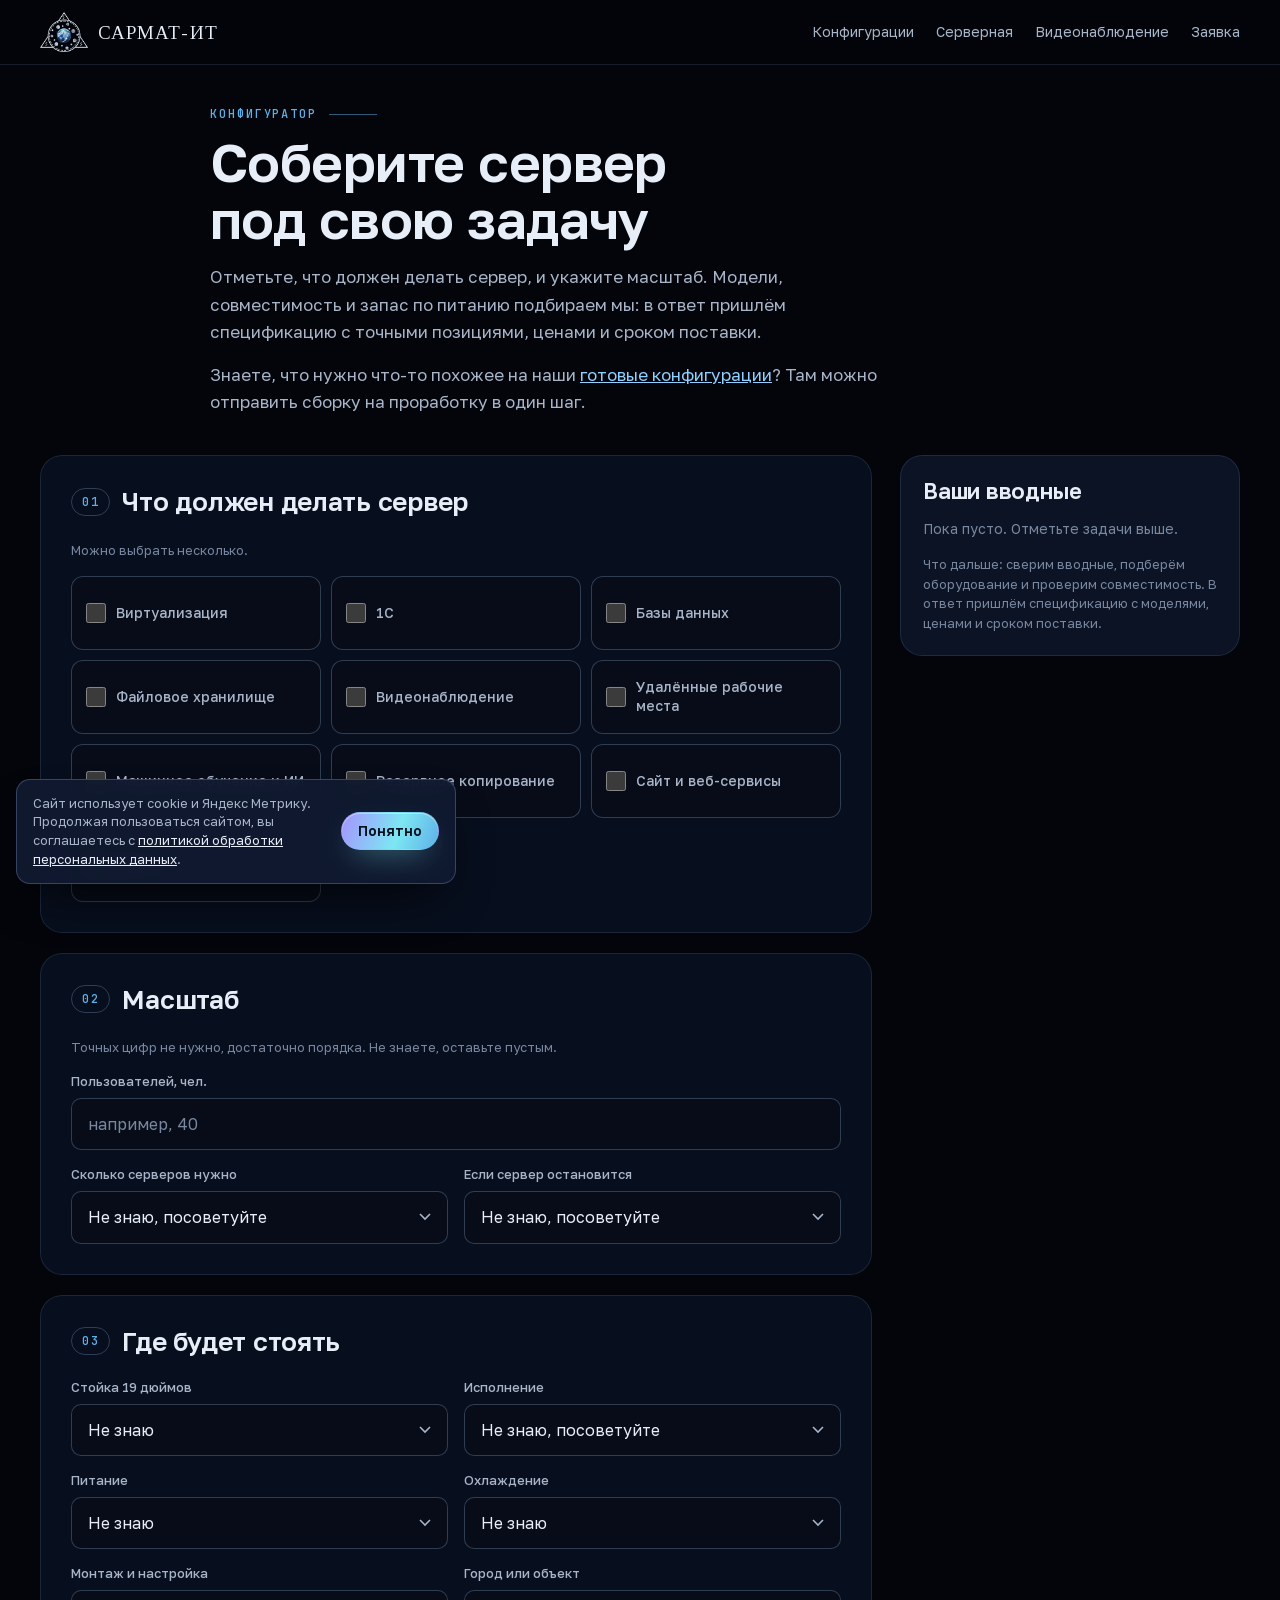
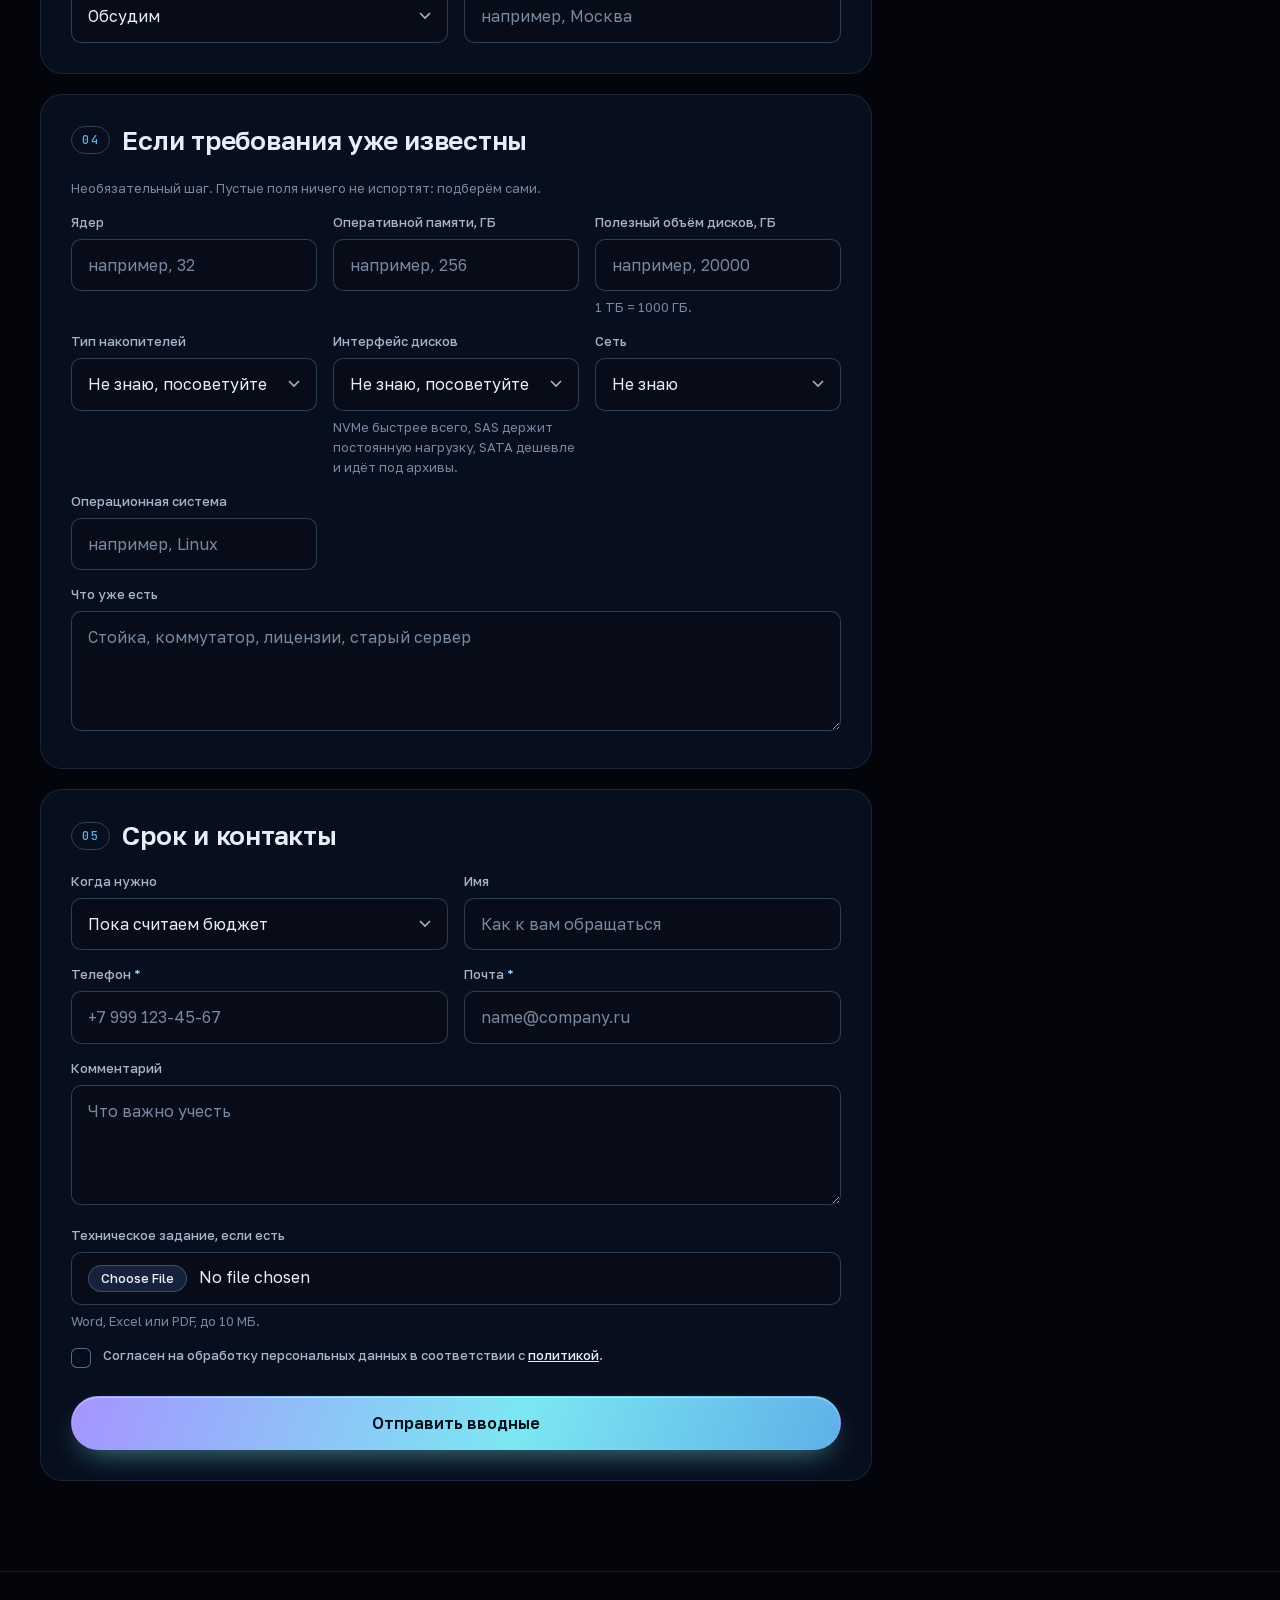
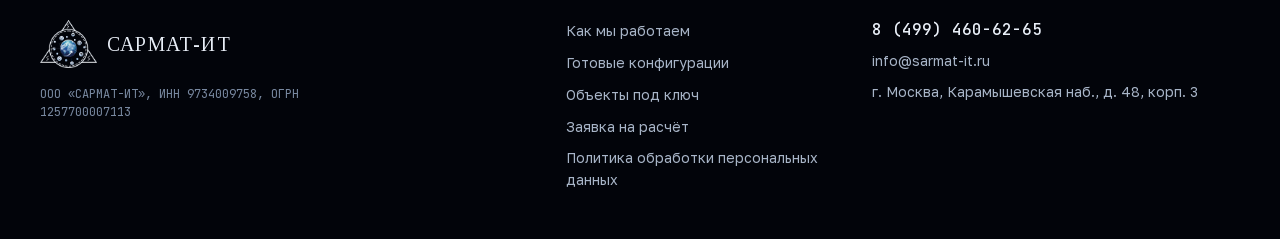
<file: configurator.html>
<!doctype html>
<html lang="ru">
<head>
<meta name="robots" content="noindex, nofollow">
<meta charset="utf-8">
<meta name="viewport" content="width=device-width,initial-scale=1,viewport-fit=cover">
<title>Собрать сервер под задачу: Сармат-ИТ</title>
<meta name="description" content="Ответьте на вопросы о задаче и масштабе. Подберём конфигурацию сервера, проверим совместимость и пришлём спецификацию с моделями и ценами.">
<meta name="theme-color" content="#03050b">
<link rel="icon" href="favicon.ico" sizes="16x16 32x32 48x48">
<link rel="icon" href="favicon.png" type="image/png" sizes="120x120">
<link rel="apple-touch-icon" href="apple-touch-icon.png">
<link rel="preload" href="fonts/tinos-cyrillic.woff2" as="font" type="font/woff2" crossorigin>
<link rel="preload" href="fonts/golos-text-cyrillic.woff2" as="font" type="font/woff2" crossorigin>
<link rel="stylesheet" href="styles.css?v=02ed45ba">
<script src="cookie.js?v=7b3fe5ad" defer></script>
<script src="conf.js?v=901530a1" defer></script>
</head>
<body class="doc-body">

<header class="hdr solid" id="hdr">
  <div class="hdr-in">
    <a class="brand" href="index.html" aria-label="Сармат-ИТ, на главную">
      <img src="img/logo.png?v=09bfd983" width="48" height="40" alt="" decoding="async">
      <span>САРМАТ-ИТ</span>
    </a>
    <nav class="nav" aria-label="Разделы">
      <a href="index.html#catalog">Конфигурации</a>
      <a href="index.html#turnkey">Серверная</a>
      <a href="index.html#video">Видеонаблюдение</a>
      <a href="index.html#request">Заявка</a>
    </nav>
    <a class="hdr-call" href="tel:+74994606265" aria-label="Позвонить: 8 (499) 460-62-65">
      <svg viewBox="0 0 24 24" fill="none" stroke="currentColor" stroke-width="1.8" stroke-linecap="round" stroke-linejoin="round" aria-hidden="true"><path d="M5 4h4l2 5-2.5 1.5a11 11 0 0 0 5 5L15 13l5 2v4a2 2 0 0 1-2 2A16 16 0 0 1 3 6a2 2 0 0 1 2-2z"/></svg>
      <span>Позвонить</span>
    </a>
  </div>
</header>

<main class="conf">
  <div class="wrap conf-head">
    <div class="eyebrow" aria-hidden="true">Конфигуратор</div>
    <h1>Соберите сервер под свою задачу</h1>
    <p class="lede">Отметьте, что должен делать сервер, и укажите масштаб. Модели, совместимость и запас по питанию подбираем мы: в ответ пришлём спецификацию с точными позициями, ценами и сроком поставки.</p>
    <p class="lede conf-alt">Знаете, что нужно что-то похожее на наши <a href="index.html#catalog">готовые конфигурации</a>? Там можно отправить сборку на проработку в один шаг.</p>
  </div>

  <form class="wrap conf-form" id="confForm" method="post" action="api/send.php" enctype="multipart/form-data" novalidate>
    <div class="conf-grid">
      <div class="conf-steps">

        <fieldset class="conf-step">
          <legend><span class="conf-num">01</span> Что должен делать сервер</legend>
          <p class="field-hint conf-sub">Можно выбрать несколько.</p>
          <div class="conf-tiles">
            <label class="tile"><input type="checkbox" name="task" value="Виртуализация" data-k="virt"><span>Виртуализация</span></label>
            <label class="tile"><input type="checkbox" name="task" value="1С" data-k="s1c"><span>1С</span></label>
            <label class="tile"><input type="checkbox" name="task" value="Базы данных" data-k="db"><span>Базы данных</span></label>
            <label class="tile"><input type="checkbox" name="task" value="Файловое хранилище" data-k="file"><span>Файловое хранилище</span></label>
            <label class="tile"><input type="checkbox" name="task" value="Видеонаблюдение" data-k="video"><span>Видеонаблюдение</span></label>
            <label class="tile"><input type="checkbox" name="task" value="Удалённые рабочие места" data-k="rdp"><span>Удалённые рабочие места</span></label>
            <label class="tile"><input type="checkbox" name="task" value="Машинное обучение и ИИ" data-k="ai"><span>Машинное обучение и ИИ</span></label>
            <label class="tile"><input type="checkbox" name="task" value="Резервное копирование" data-k="backup"><span>Резервное копирование</span></label>
            <label class="tile"><input type="checkbox" name="task" value="Сайт и веб-сервисы" data-k="web"><span>Сайт и веб-сервисы</span></label>
            <label class="tile"><input type="checkbox" name="task" value="Другое" data-k="other"><span>Другое</span></label>
          </div>
          <div class="field conf-when" data-when="other" hidden>
            <label for="c-other">Какая задача</label>
            <input class="input" id="c-other" name="other" placeholder="Опишите коротко" maxlength="300">
          </div>
        </fieldset>

        <fieldset class="conf-step">
          <legend><span class="conf-num">02</span> Масштаб</legend>
          <p class="field-hint conf-sub">Точных цифр не нужно, достаточно порядка. Не знаете, оставьте пустым.</p>
          <div class="conf-row">
            <div class="field"><label for="c-users">Пользователей, чел.</label><input class="input" id="c-users" name="users" type="number" min="1" max="100000" inputmode="numeric" placeholder="например, 40"></div>
            <div class="field conf-when" data-when="virt" hidden><label for="c-vm">Виртуальных машин, шт.</label><input class="input" id="c-vm" name="vm" type="number" min="1" max="10000" inputmode="numeric" placeholder="например, 12"></div>
          </div>
          <div class="conf-row conf-when" data-when="db file backup" hidden>
            <div class="field"><label for="c-data">Данных сейчас, ГБ</label><input class="input" id="c-data" name="data" type="number" min="0" max="10000000" step="10" inputmode="decimal" placeholder="например, 500"></div>
            <div class="field"><label for="c-grow">Прирост за год, ГБ</label><input class="input" id="c-grow" name="grow" type="number" min="0" max="10000000" step="10" inputmode="decimal" placeholder="например, 100"></div>
            <div class="field">
              <label for="c-years">Срок эксплуатации, лет</label>
              <select class="input" id="c-years" name="years"><option value="">Не знаю</option><option>3</option><option>5</option><option>7</option><option>10</option></select>
              <p class="field-hint">Посчитаем, сколько данных будет к концу срока, и заложим запас.</p>
            </div>
          </div>
          <div class="conf-row conf-when" data-when="virt" hidden>
            <div class="field">
              <label for="c-hyper">Гипервизор</label>
              <select class="input" id="c-hyper" name="hyper"><option value="">Не знаю, посоветуйте</option><option>Proxmox VE</option><option>VMware</option><option>Hyper-V</option><option>Другой</option></select>
            </div>
          </div>
          <div class="conf-row conf-when" data-when="s1c" hidden>
            <div class="field"><label for="c-u1c">Пользователей 1С</label><input class="input" id="c-u1c" name="u1c" type="number" min="1" max="10000" inputmode="numeric" placeholder="например, 20"></div>
            <div class="field">
              <label for="c-m1c">Режим работы 1С</label>
              <select class="input" id="c-m1c" name="m1c"><option value="">Не знаю</option><option>Файловый</option><option>Клиент-серверный</option></select>
            </div>
            <div class="field">
              <label for="c-db1c">СУБД</label>
              <select class="input" id="c-db1c" name="db1c"><option value="">Не знаю, посоветуйте</option><option>PostgreSQL</option><option>MS SQL</option></select>
            </div>
          </div>
          <div class="conf-row conf-when" data-when="db" hidden>
            <div class="field">
              <label for="c-dbms">Какая СУБД</label>
              <select class="input" id="c-dbms" name="dbms"><option value="">Не знаю, посоветуйте</option><option>PostgreSQL</option><option>MS SQL</option><option>MySQL или MariaDB</option><option>Oracle</option><option>Другая</option></select>
            </div>
            <div class="field"><label for="c-dbsize">Размер базы сейчас, ГБ</label><input class="input" id="c-dbsize" name="dbsize" type="number" min="1" max="10000000" inputmode="numeric" placeholder="например, 300"></div>
          </div>
          <div class="conf-row conf-when" data-when="file" hidden>
            <div class="field">
              <label for="c-share">Доступ к файлам</label>
              <select class="input" id="c-share" name="share"><option value="">Не знаю</option><option>Общие папки Windows (SMB)</option><option>NFS</option><option>И то и другое</option></select>
            </div>
          </div>
          <div class="conf-row conf-when" data-when="rdp" hidden>
            <div class="field"><label for="c-sess">Одновременных сессий</label><input class="input" id="c-sess" name="sess" type="number" min="1" max="10000" inputmode="numeric" placeholder="например, 25"></div>
            <div class="field">
              <label for="c-heavy">Тяжёлые программы</label>
              <select class="input" id="c-heavy" name="heavy"><option value="">Не знаю</option><option>Только офис и браузер</option><option>Есть CAD, графика или видео</option></select>
            </div>
          </div>
          <div class="conf-row conf-when" data-when="ai" hidden>
            <div class="field">
              <label for="c-aimode">Что делаем</label>
              <select class="input" id="c-aimode" name="aimode"><option value="">Не знаю</option><option>Обучение моделей</option><option>Запуск готовых моделей</option><option>И то и другое</option></select>
            </div>
            <div class="field">
              <label for="c-gpu">Видеокарты</label>
              <select class="input" id="c-gpu" name="gpu"><option value="">Не знаю, посоветуйте</option><option>Нужны</option><option>Не нужны</option><option>Уже есть свои</option></select>
            </div>
            <div class="field"><label for="c-model">Модели или фреймворк</label><input class="input" id="c-model" name="model" placeholder="например, PyTorch" maxlength="200"></div>
          </div>
          <div class="conf-row conf-when" data-when="backup" hidden>
            <div class="field"><label for="c-keep">Хранить копии, дней</label><input class="input" id="c-keep" name="keep" type="number" min="1" max="3650" inputmode="numeric" placeholder="например, 30"></div>
            <div class="field">
              <label for="c-bplace">Где хранить копии, основное место</label>
              <select class="input" id="c-bplace" name="bplace"><option value="">Не знаю, посоветуйте</option><option>На отдельном сервере</option><option>На дисках этого же сервера</option><option>NAS или внешний диск</option><option>В облаке</option></select>
            </div>
            <div class="field">
              <label for="c-bplace2">Вторая копия, где</label>
              <select class="input" id="c-bplace2" name="bplace2"><option value="">Не знаю, посоветуйте</option><option>На отдельном сервере</option><option>NAS или внешний диск</option><option>В облаке</option><option>В другом здании</option><option>Второй копии не планируем</option></select>
              <p class="field-hint">Вторая копия в другом месте выручает, когда отказало основное хранилище.</p>
            </div>
          </div>
          <div class="conf-row conf-when" data-when="web" hidden>
            <div class="field"><label for="c-svc">Сервисов или контейнеров, шт.</label><input class="input" id="c-svc" name="svc" type="number" min="1" max="10000" inputmode="numeric" placeholder="например, 8"></div>
            <div class="field"><label for="c-webdata">Данных и баз, ГБ</label><input class="input" id="c-webdata" name="webdata" type="number" min="0" max="10000000" step="10" inputmode="decimal" placeholder="например, 200"></div>
          </div>
          <div class="conf-row conf-when" data-when="video" hidden>
            <div class="field"><label for="c-cams">Камер, шт.</label><input class="input" id="c-cams" name="cams" type="number" min="1" max="10000" inputmode="numeric" placeholder="например, 24"></div>
            <div class="field"><label for="c-days">Хранить архив, дней</label><input class="input" id="c-days" name="days" type="number" min="1" max="365" inputmode="numeric" placeholder="например, 30"></div>
            <div class="field">
              <label for="c-res">Разрешение камер</label>
              <select class="input" id="c-res" name="res"><option value="">Не знаю</option><option>2 Мп</option><option>4 Мп</option><option>8 Мп</option><option>Разные</option></select>
            </div>
            <div class="field">
              <label for="c-rec">Запись</label>
              <select class="input" id="c-rec" name="rec"><option value="">Не знаю</option><option>Круглосуточно</option><option>По движению</option><option>Смешанно</option></select>
            </div>
            <div class="field">
              <label for="c-vms">Программа видеонаблюдения</label>
              <select class="input" id="c-vms" name="vms"><option value="">Не знаю</option><option>Своя уже есть</option><option>Нужна</option></select>
            </div>
            <div class="field"><label for="c-bitrate">Поток с камеры, Мбит/с</label><input class="input" id="c-bitrate" name="bitrate" type="number" min="0.5" max="64" step="0.5" inputmode="decimal" value="4"><p class="field-hint">Не знаете, оставьте 4: это ориентир для прикидки, точное значение уточним.</p></div>
          </div>
          <div class="conf-row">
            <div class="field">
              <label for="c-count">Сколько серверов нужно</label>
              <select class="input" id="c-count" name="count">
                <option value="">Не знаю, посоветуйте</option>
                <option>Один сервер</option><option>Два сервера</option><option>Три и более серверов</option><option>Кластер, отказоустойчивая конфигурация</option>
              </select>
            </div>
            <div class="field">
              <label for="c-fail">Если сервер остановится</label>
              <select class="input" id="c-fail" name="fail">
                <option value="">Не знаю, посоветуйте</option>
                <option>Работа встанет, простой недопустим</option>
                <option>Можем подождать несколько часов</option>
                <option>Нужен второй узел на подхвате</option>
              </select>
            </div>
          </div>
        </fieldset>

        <fieldset class="conf-step">
          <legend><span class="conf-num">03</span> Где будет стоять</legend>
          <div class="conf-row">
            <div class="field">
              <label for="c-rack">Стойка 19 дюймов</label>
              <select class="input" id="c-rack" name="rack"><option value="">Не знаю</option><option>Есть</option><option>Нет</option><option>Нужна стойка</option></select>
            </div>
            <div class="field">
              <label for="c-form">Исполнение</label>
              <select class="input" id="c-form" name="form"><option value="">Не знаю, посоветуйте</option><option>Стоечный сервер 1U</option><option>Стоечный сервер 2U</option><option>Стоечный сервер 4U</option><option>Башенный сервер</option></select>
            </div>
          </div>
          <div class="conf-row">
            <div class="field">
              <label for="c-power">Питание</label>
              <select class="input" id="c-power" name="power"><option value="">Не знаю</option><option>Обычная розетка</option><option>Отдельная линия</option><option>ИБП уже есть</option><option>Нужен ИБП</option></select>
            </div>
            <div class="field">
              <label for="c-cool">Охлаждение</label>
              <select class="input" id="c-cool" name="cool"><option value="">Не знаю</option><option>Кондиционер есть</option><option>Кондиционера нет</option><option>Нужна проработка</option></select>
            </div>
          </div>
          <div class="conf-row">
            <div class="field">
              <label for="c-mount">Монтаж и настройка</label>
              <select class="input" id="c-mount" name="mount"><option value="">Обсудим</option><option>Нужны</option><option>Сделаем сами</option></select>
            </div>
            <div class="field"><label for="c-city">Город или объект</label><input class="input" id="c-city" name="city" placeholder="например, Москва" maxlength="200"></div>
          </div>
        </fieldset>

        <fieldset class="conf-step">
          <legend><span class="conf-num">04</span> Если требования уже известны</legend>
          <p class="field-hint conf-sub">Необязательный шаг. Пустые поля ничего не испортят: подберём сами.</p>
          <div class="conf-row">
            <div class="field"><label for="c-cores">Ядер</label><input class="input" id="c-cores" name="cores" type="number" min="1" max="1024" inputmode="numeric" placeholder="например, 32"></div>
            <div class="field"><label for="c-ram">Оперативной памяти, ГБ</label><input class="input" id="c-ram" name="ram" type="number" min="1" max="16384" inputmode="numeric" placeholder="например, 256"></div>
            <div class="field"><label for="c-disk">Полезный объём дисков, ГБ</label><input class="input" id="c-disk" name="disk" type="number" min="0" max="10000000" step="10" inputmode="decimal" placeholder="например, 20000"><p class="field-hint">1 ТБ = 1000 ГБ.</p></div>
          </div>
          <div class="conf-row">
            <div class="field">
              <label for="c-disktype">Тип накопителей</label>
              <select class="input" id="c-disktype" name="disktype"><option value="">Не знаю, посоветуйте</option><option>SSD</option><option>HDD</option><option>SSD под базу, HDD под архив</option></select>
            </div>
            <div class="field">
              <label for="c-diskbus">Интерфейс дисков</label>
              <select class="input" id="c-diskbus" name="diskbus"><option value="">Не знаю, посоветуйте</option><option>NVMe (PCIe)</option><option>SAS</option><option>SATA</option><option>Смешанный</option></select>
              <p class="field-hint">NVMe быстрее всего, SAS держит постоянную нагрузку, SATA дешевле и идёт под архивы.</p>
            </div>
            <div class="field">
              <label for="c-net">Сеть</label>
              <select class="input" id="c-net" name="net"><option value="">Не знаю</option><option>1 Гбит/с</option><option>10 Гбит/с</option><option>25 Гбит/с и выше</option></select>
            </div>
            <div class="field"><label for="c-os">Операционная система</label><input class="input" id="c-os" name="os" placeholder="например, Linux" maxlength="120"></div>
          </div>
          <div class="field"><label for="c-have">Что уже есть</label><textarea class="input" id="c-have" name="have" placeholder="Стойка, коммутатор, лицензии, старый сервер" maxlength="1000"></textarea></div>
        </fieldset>

        <fieldset class="conf-step">
          <legend><span class="conf-num">05</span> Срок и контакты</legend>
          <div class="conf-row">
            <div class="field">
              <label for="c-when">Когда нужно</label>
              <select class="input" id="c-when" name="when"><option value="">Пока считаем бюджет</option><option>В этом месяце</option><option>В ближайшие 1-3 месяца</option><option>Позже</option></select>
            </div>
            <div class="field"><label for="c-name">Имя</label><input class="input" id="c-name" name="name" placeholder="Как к вам обращаться" autocomplete="name" maxlength="200"></div>
          </div>
          <div class="conf-row">
            <div class="field">
              <label for="c-phone">Телефон <span class="req-mark" aria-hidden="true">*</span></label>
              <input class="input" id="c-phone" name="phone" type="tel" inputmode="tel" placeholder="+7 999 123-45-67" autocomplete="tel" maxlength="40" required aria-describedby="c-phone-err">
              <p class="field-err" id="c-phone-err" hidden>Укажите телефон.</p>
            </div>
            <div class="field">
              <label for="c-email">Почта <span class="req-mark" aria-hidden="true">*</span></label>
              <input class="input" id="c-email" name="email" type="email" inputmode="email" placeholder="name@company.ru" autocomplete="email" maxlength="254" required aria-describedby="c-email-err">
              <p class="field-err" id="c-email-err" hidden>Укажите e-mail.</p>
            </div>
          </div>
          <div class="field"><label for="c-msg">Комментарий</label><textarea class="input" id="c-msg" name="comment" placeholder="Что важно учесть" maxlength="2000"></textarea></div>
          <div class="field">
            <label for="c-file">Техническое задание, если есть</label>
            <input class="input input-file" id="c-file" name="file" type="file" accept=".doc,.docx,.xls,.xlsx,.pdf" aria-describedby="c-file-hint c-file-err">
            <p class="field-hint" id="c-file-hint">Word, Excel или PDF, до 10 МБ.</p>
            <p class="field-err" id="c-file-err" hidden></p>
          </div>
          <div class="field field-check">
            <label class="check check-sm">
              <input id="c-consent" name="consent" type="checkbox" value="yes" required aria-describedby="c-consent-err">
              <span>Согласен на обработку персональных данных в соответствии с <a href="privacy.html">политикой</a>.</span>
            </label>
            <p class="field-err" id="c-consent-err" hidden>Без согласия на обработку данных заявку отправить нельзя.</p>
          </div>
          <div class="hp" aria-hidden="true"><label for="c-site">Сайт</label><input id="c-site" name="site" type="text" tabindex="-1" autocomplete="off"></div>
          <!-- Сводка уходит письмом в поле msg, позиция в pos: их заполняет conf.js -->
          <input type="hidden" name="msg" id="c-sum-field">
          <input type="hidden" name="pos" id="c-pos-field" value="Конфигуратор">
          <button class="btn btn-primary" type="submit">Отправить вводные</button>
          <p class="form-msg ok" id="c-ok" tabindex="-1" hidden>Вводные получили. Свяжемся с вами, уточним детали и подготовим спецификацию.</p>
          <p class="form-msg err" id="c-err" hidden>Не получилось отправить. Попробуйте ещё раз или позвоните нам: <a href="tel:+74994606265">8 (499) 460-62-65</a>.</p>
          <noscript><p class="form-noscript">Для отправки нужен включённый JavaScript. Можно позвонить: 8 (499) 460-62-65.</p></noscript>
        </fieldset>
      </div>

      <aside class="conf-sum" aria-label="Ваши вводные">
        <div class="conf-sum-in">
          <h2>Ваши вводные</h2>
          <dl class="conf-sum-list" id="confSum"><div class="conf-sum-empty"><dd>Пока пусто. Отметьте задачи выше.</dd></div></dl>
          <p class="conf-est" id="confEst" hidden></p>
          <p class="conf-next">Что дальше: сверим вводные, подберём оборудование и проверим совместимость. В ответ пришлём спецификацию с моделями, ценами и сроком поставки.</p>
        </div>
      </aside>
    </div>
  </form>
</main>

<footer class="ftr" id="contacts">
  <div class="wrap ftr-in">
    <div class="ftr-brand">
      <a class="ftr-logo" href="index.html" aria-label="Сармат-ИТ, на главную">
        <img src="img/logo.png?v=09bfd983" width="57" height="48" alt="" decoding="async">
        <span>САРМАТ-ИТ</span>
      </a>
      <p class="ftr-req">ООО «САРМАТ-ИТ», ИНН 9734009758, ОГРН 1257700007113</p>
    </div>
    <nav class="ftr-nav" aria-label="Разделы (подвал)">
      <a href="index.html#process">Как мы работаем</a>
      <a href="index.html#catalog">Готовые конфигурации</a>
      <a href="index.html#turnkey">Объекты под ключ</a>
      <a href="index.html#request">Заявка на расчёт</a>
      <a href="privacy.html">Политика обработки персональных данных</a>
    </nav>
    <address class="ftr-contacts">
      <a class="ftr-phone" href="tel:+74994606265">8 (499) 460-62-65</a>
      <a href="mailto:info@sarmat-it.ru">info@sarmat-it.ru</a>
      <span>г. Москва, Карамышевская наб., д. 48, корп. 3</span>
    </address>
  </div>
</footer>

<!-- Cookie notice: показывает cookie.js -->
<div class="cookie" id="cookieNote" role="region" aria-label="Уведомление о cookie" hidden>
  <p>Сайт использует cookie и Яндекс Метрику. Продолжая пользоваться сайтом, вы соглашаетесь с <a href="privacy.html">политикой обработки персональных данных</a>.</p>
  <button class="btn btn-primary btn-sm" type="button">Понятно</button>
</div>
<!-- /Cookie notice -->

</body>
</html>
</file>
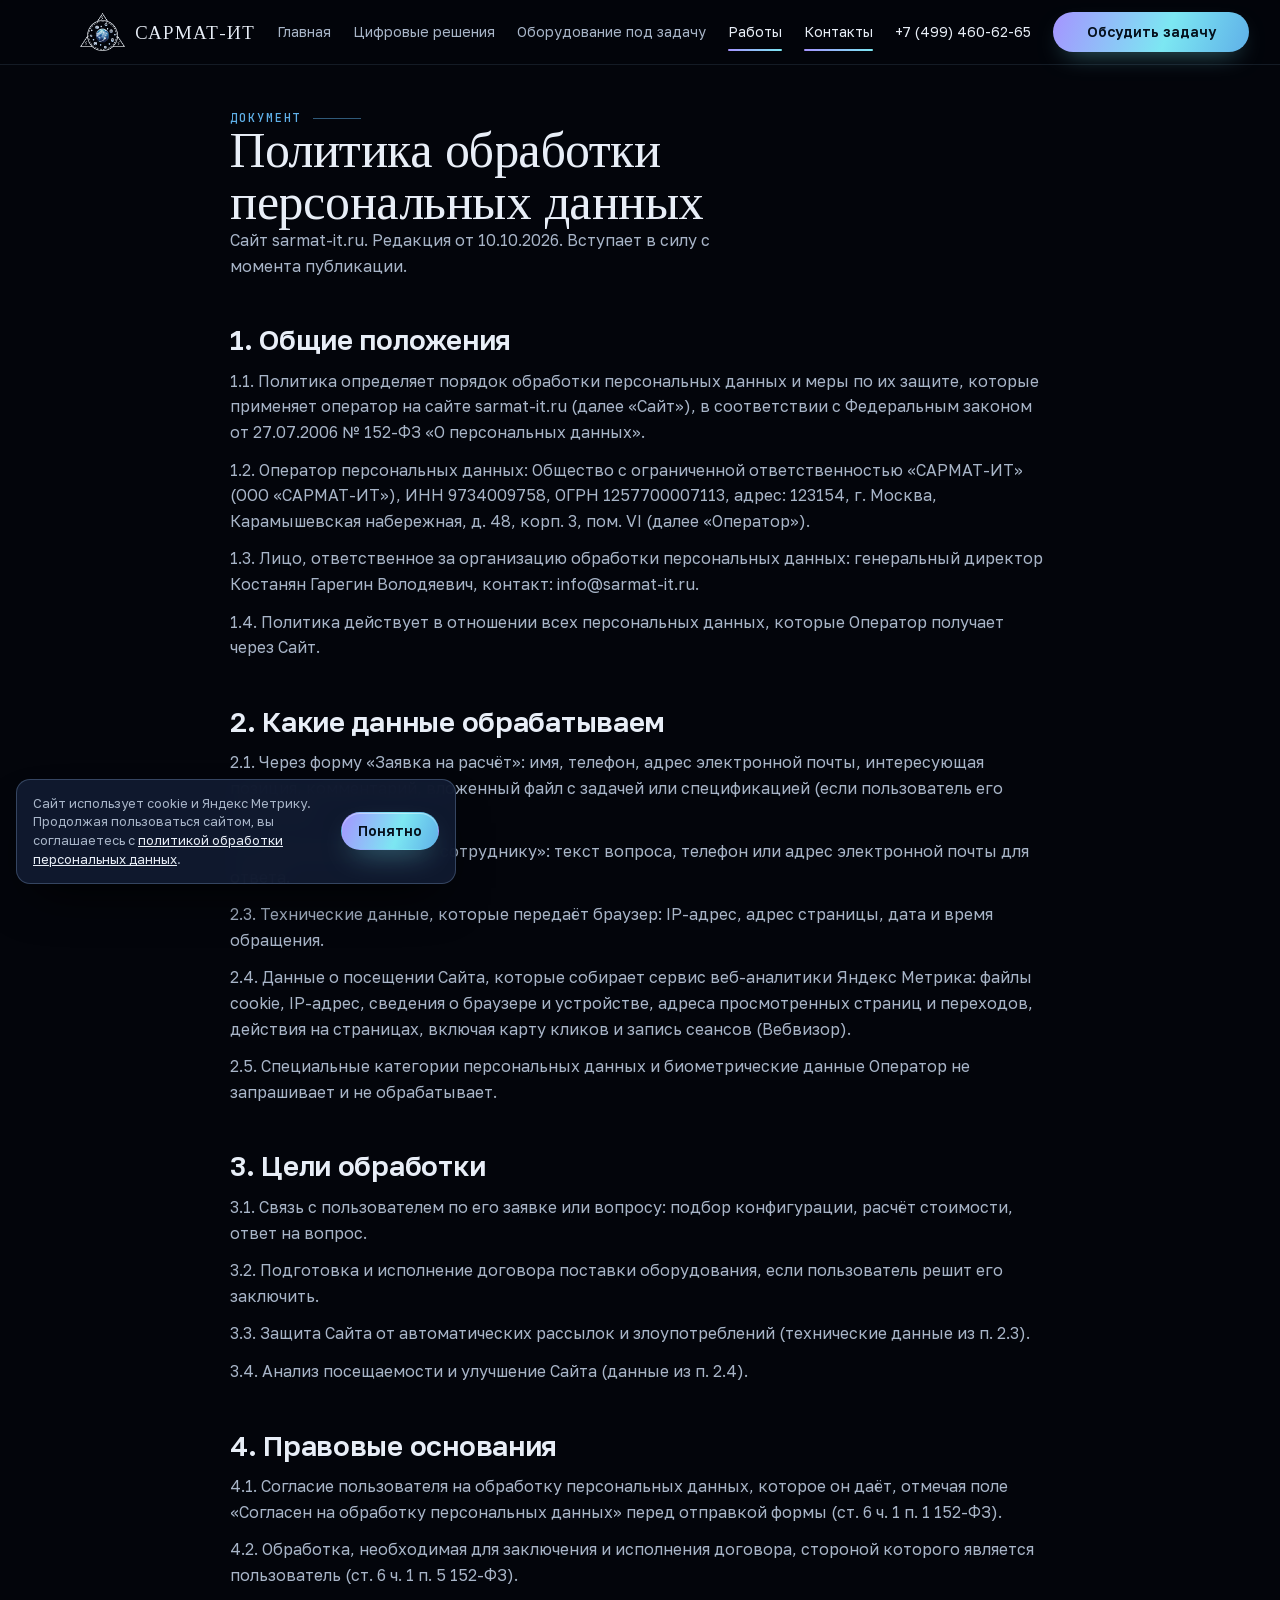
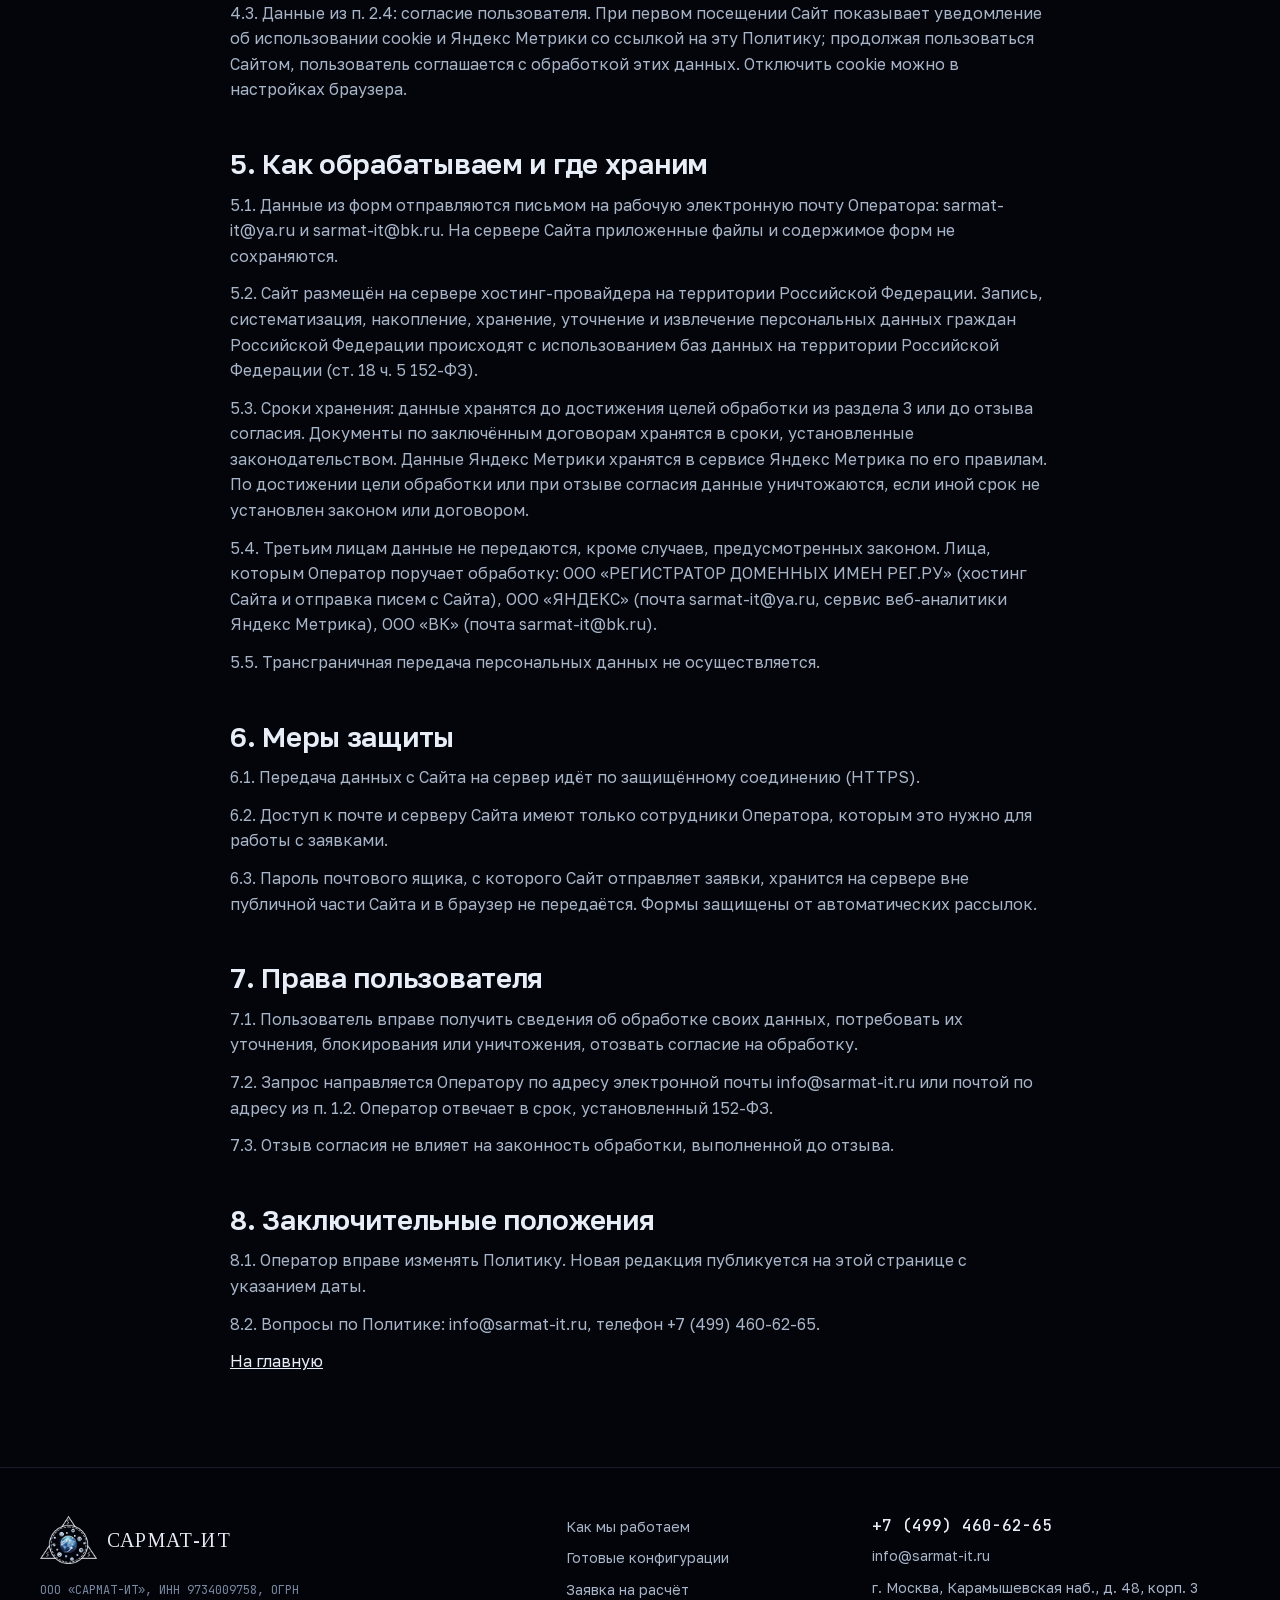
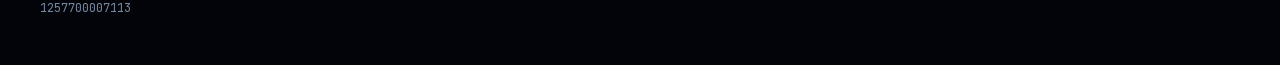
<file: privacy.html>
<!doctype html>
<html lang="ru">
<head>
<meta charset="utf-8">
<meta name="viewport" content="width=device-width,initial-scale=1,viewport-fit=cover">
<title>Политика обработки персональных данных: Сармат-ИТ</title>
<meta name="description" content="Политика обработки персональных данных на сайте sarmat-it.ru.">
<meta name="robots" content="noindex,follow">
<meta name="theme-color" content="#03050b">
<link rel="icon" href="favicon.ico" sizes="16x16 32x32 48x48">
<link rel="icon" href="favicon.png" type="image/png" sizes="120x120">
<link rel="apple-touch-icon" href="apple-touch-icon.png">
<link rel="preload" href="fonts/tinos-cyrillic.woff2" as="font" type="font/woff2" crossorigin>
<link rel="preload" href="fonts/golos-text-cyrillic.woff2" as="font" type="font/woff2" crossorigin>
<link rel="stylesheet" href="styles.css?v=02ed45ba">
<script src="cookie.js?v=7b3fe5ad" defer></script>
<script>try{if(sessionStorage.getItem('sarmat-transit')){document.documentElement.classList.add('tr-in');window.__trArrive=1}}catch(e){}setTimeout(function(){document.documentElement.classList.remove('tr-in')},2000)</script>
<link rel="stylesheet" href="transit.css?v=3">
<link rel="stylesheet" href="site-header.css?v=5">
<script src="site-header.js?v=2" defer></script>
<script src="sarmat-logo.js?v=2" defer></script>
<script src="transit.js?v=4" defer></script>
</head>
<body class="doc-body">

<!-- Единая шапка сайта (site-header.css, site-header.js): одинаковая на всех страницах -->
<header class="sh" id="hdr">
  <div class="sh-in">
    <a class="sh-brand" href="index.html" aria-label="Сармат-ИТ, на главную">
      <img src="img/logo.png?v=09bfd983" width="46" height="38" alt="" decoding="async">
      <span>САРМАТ-ИТ</span>
    </a>
    <nav class="sh-nav" id="shNav" aria-label="Разделы сайта">
      <a href="index.html">Главная</a>
      <a href="solutions.html">Цифровые решения</a>
      <a href="oborudovanie/index.html">Оборудование под задачу</a>
      <a href="index.html#works" aria-current="page">Работы</a>
      <a href="index.html#request" aria-current="page">Контакты</a>
      <div class="sh-panel-extra"><a href="tel:+74994606265">+7 (499) 460-62-65</a><a href="mailto:info@sarmat-it.ru">info@sarmat-it.ru</a></div>
    </nav>
    <a class="sh-phone" href="tel:+74994606265">+7 (499) 460-62-65</a>
    <a class="sh-cta" href="index.html#request">Обсудить задачу</a>
    <a class="sh-call" href="tel:+74994606265" aria-label="Позвонить: +7 (499) 460-62-65"><svg viewBox="0 0 24 24" aria-hidden="true"><path d="M5 4h4l2 5-2.5 1.5a11 11 0 0 0 5 5L15 13l5 2v4a2 2 0 0 1-2 2A16 16 0 0 1 3 6a2 2 0 0 1 2-2z"/></svg></a>
    <button class="sh-burger" type="button" aria-label="Меню" aria-expanded="false" aria-controls="shNav"><i></i><i></i></button>
  </div>
</header>

<main class="doc">
  <div class="wrap doc-in">
    <div class="eyebrow" aria-hidden="true">Документ</div>
    <h1 class="h2">Политика обработки персональных данных</h1>
    <p class="lede">Сайт sarmat-it.ru. Редакция от 10.10.2026. Вступает в силу с момента публикации.</p>

    <!-- Структура политики по 152-ФЗ. 08.10.2026: добавлены e-mail в форме, адреса получателей заявок, Яндекс Метрика (п. 2.4, 3.4, 4.3); уведомление о cookie без отдельной кнопки отказа, решение Антона 09.10.2026. Реквизиты 10.10.2026: ИНН, ОГРН, генеральный директор из ЕГРЮЛ (egrul.nalog.ru), адрес из раздела реквизитов нашего договора поставки 09.2026. Ответственный за обработку: генеральный директор, пока приказом не назначен другой. Обработчики сверены с ЕГРЮЛ. Условия сверх закона не сочиняем. -->

    <h2>1. Общие положения</h2>
    <p>1.1. Политика определяет порядок обработки персональных данных и меры по их защите, которые применяет оператор на сайте sarmat-it.ru (далее «Сайт»), в соответствии с Федеральным законом от 27.07.2006 № 152-ФЗ «О персональных данных».</p>
    <p>1.2. Оператор персональных данных: Общество с ограниченной ответственностью «САРМАТ-ИТ» (ООО «САРМАТ-ИТ»), ИНН 9734009758, ОГРН 1257700007113, адрес: 123154, г. Москва, Карамышевская набережная, д. 48, корп. 3, пом. VI (далее «Оператор»).</p>
    <p>1.3. Лицо, ответственное за организацию обработки персональных данных: генеральный директор Костанян Гарегин Володяевич, контакт: info@sarmat-it.ru.</p>
    <p>1.4. Политика действует в отношении всех персональных данных, которые Оператор получает через Сайт.</p>

    <h2>2. Какие данные обрабатываем</h2>
    <p>2.1. Через форму «Заявка на расчёт»: имя, телефон, адрес электронной почты, интересующая позиция, комментарий, вложенный файл с задачей или спецификацией (если пользователь его приложил).</p>
    <p>2.2. Через форму «Вопрос сотруднику»: текст вопроса, телефон или адрес электронной почты для ответа.</p>
    <p>2.3. Технические данные, которые передаёт браузер: IP-адрес, адрес страницы, дата и время обращения.</p>
    <p>2.4. Данные о посещении Сайта, которые собирает сервис веб-аналитики Яндекс Метрика: файлы cookie, IP-адрес, сведения о браузере и устройстве, адреса просмотренных страниц и переходов, действия на страницах, включая карту кликов и запись сеансов (Вебвизор).</p>
    <p>2.5. Специальные категории персональных данных и биометрические данные Оператор не запрашивает и не обрабатывает.</p>

    <h2>3. Цели обработки</h2>
    <p>3.1. Связь с пользователем по его заявке или вопросу: подбор конфигурации, расчёт стоимости, ответ на вопрос.</p>
    <p>3.2. Подготовка и исполнение договора поставки оборудования, если пользователь решит его заключить.</p>
    <p>3.3. Защита Сайта от автоматических рассылок и злоупотреблений (технические данные из п. 2.3).</p>
    <p>3.4. Анализ посещаемости и улучшение Сайта (данные из п. 2.4).</p>

    <h2>4. Правовые основания</h2>
    <p>4.1. Согласие пользователя на обработку персональных данных, которое он даёт, отмечая поле «Согласен на обработку персональных данных» перед отправкой формы (ст. 6 ч. 1 п. 1 152-ФЗ).</p>
    <p>4.2. Обработка, необходимая для заключения и исполнения договора, стороной которого является пользователь (ст. 6 ч. 1 п. 5 152-ФЗ).</p>
    <p>4.3. Данные из п. 2.4: согласие пользователя. При первом посещении Сайт показывает уведомление об использовании cookie и Яндекс Метрики со ссылкой на эту Политику; продолжая пользоваться Сайтом, пользователь соглашается с обработкой этих данных. Отключить cookie можно в настройках браузера.</p>

    <h2>5. Как обрабатываем и где храним</h2>
    <p>5.1. Данные из форм отправляются письмом на рабочую электронную почту Оператора: sarmat-it@ya.ru и sarmat-it@bk.ru. На сервере Сайта приложенные файлы и содержимое форм не сохраняются.</p>
    <p>5.2. Сайт размещён на сервере хостинг-провайдера на территории Российской Федерации. Запись, систематизация, накопление, хранение, уточнение и извлечение персональных данных граждан Российской Федерации происходят с использованием баз данных на территории Российской Федерации (ст. 18 ч. 5 152-ФЗ).</p>
    <p>5.3. Сроки хранения: данные хранятся до достижения целей обработки из раздела 3 или до отзыва согласия. Документы по заключённым договорам хранятся в сроки, установленные законодательством. Данные Яндекс Метрики хранятся в сервисе Яндекс Метрика по его правилам. По достижении цели обработки или при отзыве согласия данные уничтожаются, если иной срок не установлен законом или договором.</p>
    <p>5.4. Третьим лицам данные не передаются, кроме случаев, предусмотренных законом. Лица, которым Оператор поручает обработку: ООО «РЕГИСТРАТОР ДОМЕННЫХ ИМЕН РЕГ.РУ» (хостинг Сайта и отправка писем с Сайта), ООО «ЯНДЕКС» (почта sarmat-it@ya.ru, сервис веб-аналитики Яндекс Метрика), ООО «ВК» (почта sarmat-it@bk.ru).</p>
    <p>5.5. Трансграничная передача персональных данных не осуществляется.</p>

    <h2>6. Меры защиты</h2>
    <p>6.1. Передача данных с Сайта на сервер идёт по защищённому соединению (HTTPS).</p>
    <p>6.2. Доступ к почте и серверу Сайта имеют только сотрудники Оператора, которым это нужно для работы с заявками.</p>
    <p>6.3. Пароль почтового ящика, с которого Сайт отправляет заявки, хранится на сервере вне публичной части Сайта и в браузер не передаётся. Формы защищены от автоматических рассылок.</p>

    <h2>7. Права пользователя</h2>
    <p>7.1. Пользователь вправе получить сведения об обработке своих данных, потребовать их уточнения, блокирования или уничтожения, отозвать согласие на обработку.</p>
    <p>7.2. Запрос направляется Оператору по адресу электронной почты info@sarmat-it.ru или почтой по адресу из п. 1.2. Оператор отвечает в срок, установленный 152-ФЗ.</p>
    <p>7.3. Отзыв согласия не влияет на законность обработки, выполненной до отзыва.</p>

    <h2>8. Заключительные положения</h2>
    <p>8.1. Оператор вправе изменять Политику. Новая редакция публикуется на этой странице с указанием даты.</p>
    <p>8.2. Вопросы по Политике: info@sarmat-it.ru, телефон +7 (499) 460-62-65.</p>

    <p class="doc-back"><a href="index.html">На главную</a></p>
  </div>
</main>

<footer class="ftr">
  <div class="wrap ftr-in">
    <div class="ftr-brand">
      <a class="ftr-logo" href="index.html" aria-label="Сармат-ИТ, на главную">
        <img src="img/logo.png?v=09bfd983" width="57" height="48" alt="" decoding="async">
        <span>САРМАТ-ИТ</span>
      </a>
      <p class="ftr-req">ООО «САРМАТ-ИТ», ИНН 9734009758, ОГРН 1257700007113</p>
    </div>
    <nav class="ftr-nav" aria-label="Разделы (подвал)">
      <a href="index.html#process">Как мы работаем</a>
      <a href="index.html#catalog">Готовые конфигурации</a>
      <a href="index.html#request">Заявка на расчёт</a>
    </nav>
    <address class="ftr-contacts">
      <a class="ftr-phone" href="tel:+74994606265">+7 (499) 460-62-65</a>
      <a href="mailto:info@sarmat-it.ru">info@sarmat-it.ru</a>
      <span>г. Москва, Карамышевская наб., д. 48, корп. 3</span>
    </address>
  </div>
</footer>
<!-- Cookie notice: показывает cookie.js -->
<div class="cookie" id="cookieNote" role="region" aria-label="Уведомление о cookie" hidden>
  <p>Сайт использует cookie и Яндекс Метрику. Продолжая пользоваться сайтом, вы соглашаетесь с <a href="privacy.html">политикой обработки персональных данных</a>.</p>
  <button class="btn btn-primary btn-sm" type="button">Понятно</button>
</div>
<!-- /Cookie notice -->

</body>
</html>
</file>
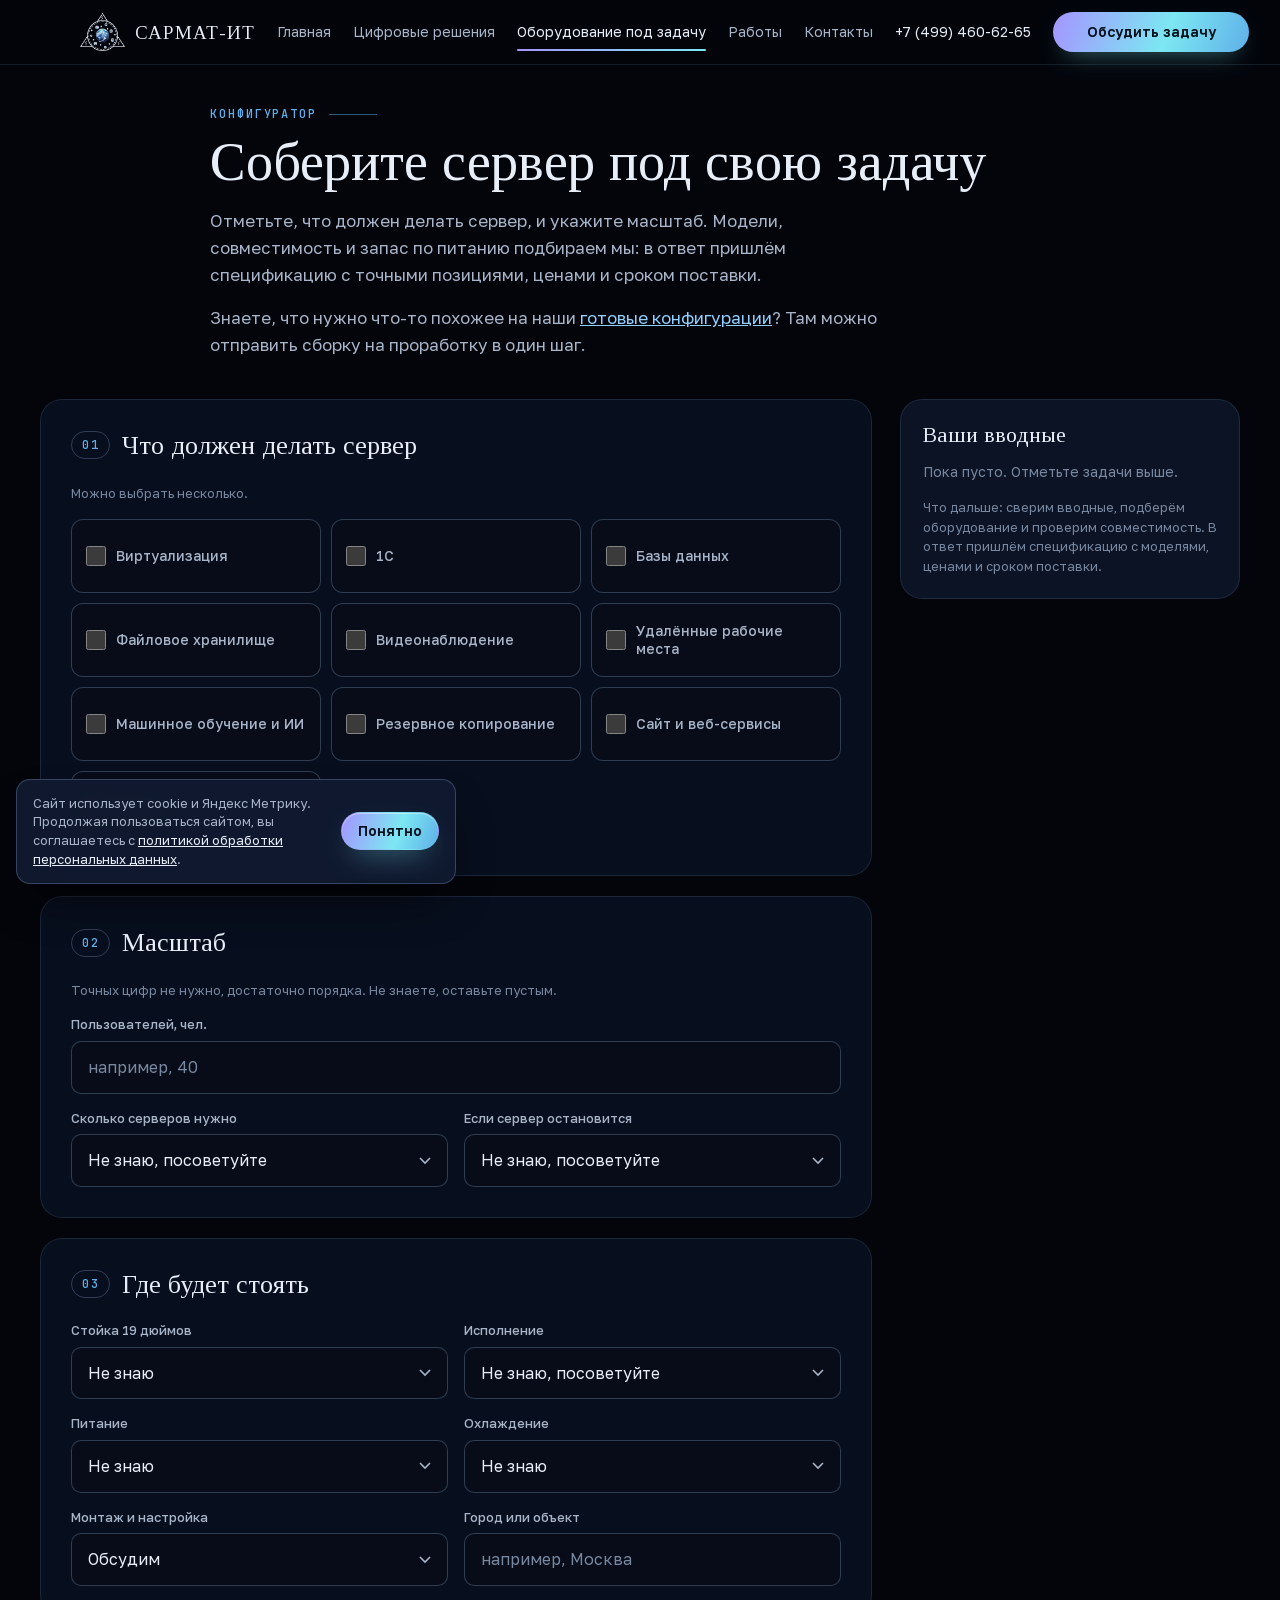
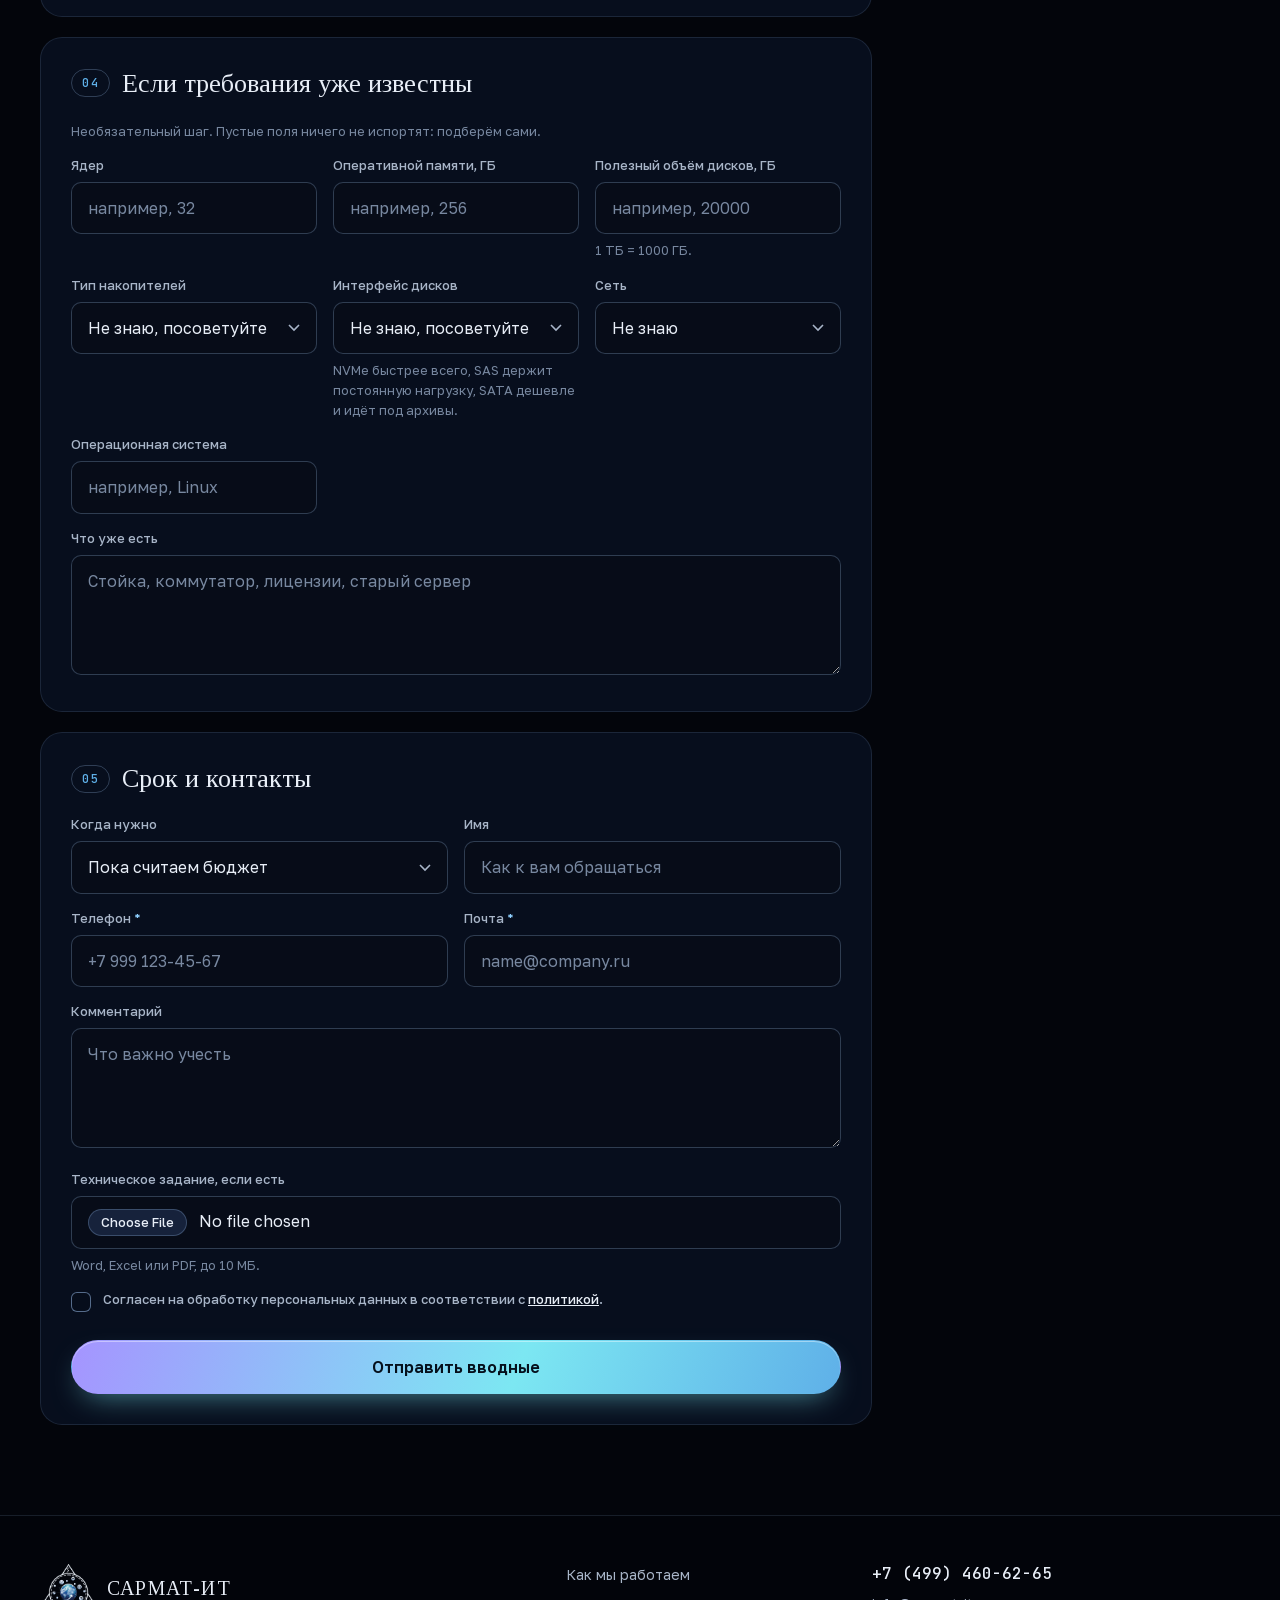
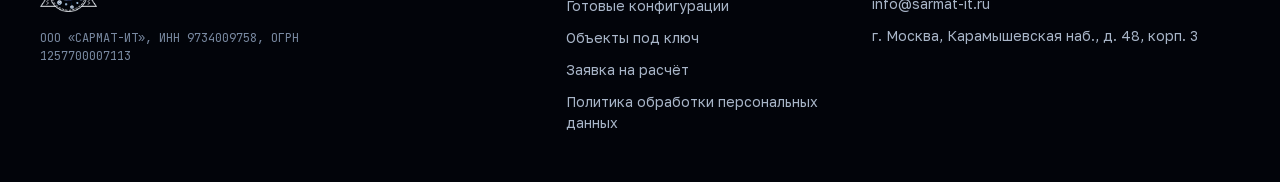
<file: oborudovanie/configurator.html>
<!doctype html>
<html lang="ru">
<head>
<meta name="robots" content="noindex, nofollow">
<meta charset="utf-8">
<meta name="viewport" content="width=device-width,initial-scale=1,viewport-fit=cover">
<title>Собрать сервер под задачу: Сармат-ИТ</title>
<meta name="description" content="Ответьте на вопросы о задаче и масштабе. Подберём конфигурацию сервера, проверим совместимость и пришлём спецификацию с моделями и ценами.">
<meta name="theme-color" content="#03050b">
<link rel="icon" href="favicon.ico" sizes="16x16 32x32 48x48">
<link rel="icon" href="favicon.png" type="image/png" sizes="120x120">
<link rel="apple-touch-icon" href="apple-touch-icon.png">
<link rel="preload" href="fonts/tinos-cyrillic.woff2" as="font" type="font/woff2" crossorigin>
<link rel="preload" href="fonts/golos-text-cyrillic.woff2" as="font" type="font/woff2" crossorigin>
<link rel="stylesheet" href="styles.css?v=02ed45ba">
<script src="cookie.js?v=7b3fe5ad" defer></script>
<script src="conf.js?v=901530a1" defer></script>
<script>try{if(sessionStorage.getItem('sarmat-transit')){document.documentElement.classList.add('tr-in');window.__trArrive=1}}catch(e){}setTimeout(function(){document.documentElement.classList.remove('tr-in')},2000)</script>
<link rel="stylesheet" href="../transit.css?v=3">
<link rel="stylesheet" href="../site-header.css?v=5">
<script src="../site-header.js?v=2" defer></script>
<script src="../sarmat-logo.js?v=2" defer></script>
<script src="../transit.js?v=4" defer></script>
</head>
<body class="doc-body">

<!-- Единая шапка сайта (site-header.css, site-header.js): одинаковая на всех страницах -->
<header class="sh" id="hdr">
  <div class="sh-in">
    <a class="sh-brand" href="../index.html" aria-label="Сармат-ИТ, на главную">
      <img src="../img/logo.png?v=09bfd983" width="46" height="38" alt="" decoding="async">
      <span>САРМАТ-ИТ</span>
    </a>
    <nav class="sh-nav" id="shNav" aria-label="Разделы сайта">
      <a href="../index.html">Главная</a>
      <a href="../solutions.html">Цифровые решения</a>
      <a href="../oborudovanie/index.html" aria-current="page">Оборудование под задачу</a>
      <a href="../index.html#works">Работы</a>
      <a href="../index.html#request">Контакты</a>
      <div class="sh-panel-extra"><a href="tel:+74994606265">+7 (499) 460-62-65</a><a href="mailto:info@sarmat-it.ru">info@sarmat-it.ru</a></div>
    </nav>
    <a class="sh-phone" href="tel:+74994606265">+7 (499) 460-62-65</a>
    <a class="sh-cta" href="index.html#request">Обсудить задачу</a>
    <a class="sh-call" href="tel:+74994606265" aria-label="Позвонить: +7 (499) 460-62-65"><svg viewBox="0 0 24 24" aria-hidden="true"><path d="M5 4h4l2 5-2.5 1.5a11 11 0 0 0 5 5L15 13l5 2v4a2 2 0 0 1-2 2A16 16 0 0 1 3 6a2 2 0 0 1 2-2z"/></svg></a>
    <button class="sh-burger" type="button" aria-label="Меню" aria-expanded="false" aria-controls="shNav"><i></i><i></i></button>
  </div>
</header>

<main class="conf">
  <div class="wrap conf-head">
    <div class="eyebrow" aria-hidden="true">Конфигуратор</div>
    <h1>Соберите сервер под свою задачу</h1>
    <p class="lede">Отметьте, что должен делать сервер, и укажите масштаб. Модели, совместимость и запас по питанию подбираем мы: в ответ пришлём спецификацию с точными позициями, ценами и сроком поставки.</p>
    <p class="lede conf-alt">Знаете, что нужно что-то похожее на наши <a href="index.html#catalog">готовые конфигурации</a>? Там можно отправить сборку на проработку в один шаг.</p>
  </div>

  <form class="wrap conf-form" id="confForm" method="post" action="api/send.php" enctype="multipart/form-data" novalidate>
    <div class="conf-grid">
      <div class="conf-steps">

        <fieldset class="conf-step">
          <legend><span class="conf-num">01</span> Что должен делать сервер</legend>
          <p class="field-hint conf-sub">Можно выбрать несколько.</p>
          <div class="conf-tiles">
            <label class="tile"><input type="checkbox" name="task" value="Виртуализация" data-k="virt"><span>Виртуализация</span></label>
            <label class="tile"><input type="checkbox" name="task" value="1С" data-k="s1c"><span>1С</span></label>
            <label class="tile"><input type="checkbox" name="task" value="Базы данных" data-k="db"><span>Базы данных</span></label>
            <label class="tile"><input type="checkbox" name="task" value="Файловое хранилище" data-k="file"><span>Файловое хранилище</span></label>
            <label class="tile"><input type="checkbox" name="task" value="Видеонаблюдение" data-k="video"><span>Видеонаблюдение</span></label>
            <label class="tile"><input type="checkbox" name="task" value="Удалённые рабочие места" data-k="rdp"><span>Удалённые рабочие места</span></label>
            <label class="tile"><input type="checkbox" name="task" value="Машинное обучение и ИИ" data-k="ai"><span>Машинное обучение и ИИ</span></label>
            <label class="tile"><input type="checkbox" name="task" value="Резервное копирование" data-k="backup"><span>Резервное копирование</span></label>
            <label class="tile"><input type="checkbox" name="task" value="Сайт и веб-сервисы" data-k="web"><span>Сайт и веб-сервисы</span></label>
            <label class="tile"><input type="checkbox" name="task" value="Другое" data-k="other"><span>Другое</span></label>
          </div>
          <div class="field conf-when" data-when="other" hidden>
            <label for="c-other">Какая задача</label>
            <input class="input" id="c-other" name="other" placeholder="Опишите коротко" maxlength="300">
          </div>
        </fieldset>

        <fieldset class="conf-step">
          <legend><span class="conf-num">02</span> Масштаб</legend>
          <p class="field-hint conf-sub">Точных цифр не нужно, достаточно порядка. Не знаете, оставьте пустым.</p>
          <div class="conf-row">
            <div class="field"><label for="c-users">Пользователей, чел.</label><input class="input" id="c-users" name="users" type="number" min="1" max="100000" inputmode="numeric" placeholder="например, 40"></div>
            <div class="field conf-when" data-when="virt" hidden><label for="c-vm">Виртуальных машин, шт.</label><input class="input" id="c-vm" name="vm" type="number" min="1" max="10000" inputmode="numeric" placeholder="например, 12"></div>
          </div>
          <div class="conf-row conf-when" data-when="db file backup" hidden>
            <div class="field"><label for="c-data">Данных сейчас, ГБ</label><input class="input" id="c-data" name="data" type="number" min="0" max="10000000" step="10" inputmode="decimal" placeholder="например, 500"></div>
            <div class="field"><label for="c-grow">Прирост за год, ГБ</label><input class="input" id="c-grow" name="grow" type="number" min="0" max="10000000" step="10" inputmode="decimal" placeholder="например, 100"></div>
            <div class="field">
              <label for="c-years">Срок эксплуатации, лет</label>
              <select class="input" id="c-years" name="years"><option value="">Не знаю</option><option>3</option><option>5</option><option>7</option><option>10</option></select>
              <p class="field-hint">Посчитаем, сколько данных будет к концу срока, и заложим запас.</p>
            </div>
          </div>
          <div class="conf-row conf-when" data-when="virt" hidden>
            <div class="field">
              <label for="c-hyper">Гипервизор</label>
              <select class="input" id="c-hyper" name="hyper"><option value="">Не знаю, посоветуйте</option><option>Proxmox VE</option><option>VMware</option><option>Hyper-V</option><option>Другой</option></select>
            </div>
          </div>
          <div class="conf-row conf-when" data-when="s1c" hidden>
            <div class="field"><label for="c-u1c">Пользователей 1С</label><input class="input" id="c-u1c" name="u1c" type="number" min="1" max="10000" inputmode="numeric" placeholder="например, 20"></div>
            <div class="field">
              <label for="c-m1c">Режим работы 1С</label>
              <select class="input" id="c-m1c" name="m1c"><option value="">Не знаю</option><option>Файловый</option><option>Клиент-серверный</option></select>
            </div>
            <div class="field">
              <label for="c-db1c">СУБД</label>
              <select class="input" id="c-db1c" name="db1c"><option value="">Не знаю, посоветуйте</option><option>PostgreSQL</option><option>MS SQL</option></select>
            </div>
          </div>
          <div class="conf-row conf-when" data-when="db" hidden>
            <div class="field">
              <label for="c-dbms">Какая СУБД</label>
              <select class="input" id="c-dbms" name="dbms"><option value="">Не знаю, посоветуйте</option><option>PostgreSQL</option><option>MS SQL</option><option>MySQL или MariaDB</option><option>Oracle</option><option>Другая</option></select>
            </div>
            <div class="field"><label for="c-dbsize">Размер базы сейчас, ГБ</label><input class="input" id="c-dbsize" name="dbsize" type="number" min="1" max="10000000" inputmode="numeric" placeholder="например, 300"></div>
          </div>
          <div class="conf-row conf-when" data-when="file" hidden>
            <div class="field">
              <label for="c-share">Доступ к файлам</label>
              <select class="input" id="c-share" name="share"><option value="">Не знаю</option><option>Общие папки Windows (SMB)</option><option>NFS</option><option>И то и другое</option></select>
            </div>
          </div>
          <div class="conf-row conf-when" data-when="rdp" hidden>
            <div class="field"><label for="c-sess">Одновременных сессий</label><input class="input" id="c-sess" name="sess" type="number" min="1" max="10000" inputmode="numeric" placeholder="например, 25"></div>
            <div class="field">
              <label for="c-heavy">Тяжёлые программы</label>
              <select class="input" id="c-heavy" name="heavy"><option value="">Не знаю</option><option>Только офис и браузер</option><option>Есть CAD, графика или видео</option></select>
            </div>
          </div>
          <div class="conf-row conf-when" data-when="ai" hidden>
            <div class="field">
              <label for="c-aimode">Что делаем</label>
              <select class="input" id="c-aimode" name="aimode"><option value="">Не знаю</option><option>Обучение моделей</option><option>Запуск готовых моделей</option><option>И то и другое</option></select>
            </div>
            <div class="field">
              <label for="c-gpu">Видеокарты</label>
              <select class="input" id="c-gpu" name="gpu"><option value="">Не знаю, посоветуйте</option><option>Нужны</option><option>Не нужны</option><option>Уже есть свои</option></select>
            </div>
            <div class="field"><label for="c-model">Модели или фреймворк</label><input class="input" id="c-model" name="model" placeholder="например, PyTorch" maxlength="200"></div>
          </div>
          <div class="conf-row conf-when" data-when="backup" hidden>
            <div class="field"><label for="c-keep">Хранить копии, дней</label><input class="input" id="c-keep" name="keep" type="number" min="1" max="3650" inputmode="numeric" placeholder="например, 30"></div>
            <div class="field">
              <label for="c-bplace">Где хранить копии, основное место</label>
              <select class="input" id="c-bplace" name="bplace"><option value="">Не знаю, посоветуйте</option><option>На отдельном сервере</option><option>На дисках этого же сервера</option><option>NAS или внешний диск</option><option>В облаке</option></select>
            </div>
            <div class="field">
              <label for="c-bplace2">Вторая копия, где</label>
              <select class="input" id="c-bplace2" name="bplace2"><option value="">Не знаю, посоветуйте</option><option>На отдельном сервере</option><option>NAS или внешний диск</option><option>В облаке</option><option>В другом здании</option><option>Второй копии не планируем</option></select>
              <p class="field-hint">Вторая копия в другом месте выручает, когда отказало основное хранилище.</p>
            </div>
          </div>
          <div class="conf-row conf-when" data-when="web" hidden>
            <div class="field"><label for="c-svc">Сервисов или контейнеров, шт.</label><input class="input" id="c-svc" name="svc" type="number" min="1" max="10000" inputmode="numeric" placeholder="например, 8"></div>
            <div class="field"><label for="c-webdata">Данных и баз, ГБ</label><input class="input" id="c-webdata" name="webdata" type="number" min="0" max="10000000" step="10" inputmode="decimal" placeholder="например, 200"></div>
          </div>
          <div class="conf-row conf-when" data-when="video" hidden>
            <div class="field"><label for="c-cams">Камер, шт.</label><input class="input" id="c-cams" name="cams" type="number" min="1" max="10000" inputmode="numeric" placeholder="например, 24"></div>
            <div class="field"><label for="c-days">Хранить архив, дней</label><input class="input" id="c-days" name="days" type="number" min="1" max="365" inputmode="numeric" placeholder="например, 30"></div>
            <div class="field">
              <label for="c-res">Разрешение камер</label>
              <select class="input" id="c-res" name="res"><option value="">Не знаю</option><option>2 Мп</option><option>4 Мп</option><option>8 Мп</option><option>Разные</option></select>
            </div>
            <div class="field">
              <label for="c-rec">Запись</label>
              <select class="input" id="c-rec" name="rec"><option value="">Не знаю</option><option>Круглосуточно</option><option>По движению</option><option>Смешанно</option></select>
            </div>
            <div class="field">
              <label for="c-vms">Программа видеонаблюдения</label>
              <select class="input" id="c-vms" name="vms"><option value="">Не знаю</option><option>Своя уже есть</option><option>Нужна</option></select>
            </div>
            <div class="field"><label for="c-bitrate">Поток с камеры, Мбит/с</label><input class="input" id="c-bitrate" name="bitrate" type="number" min="0.5" max="64" step="0.5" inputmode="decimal" value="4"><p class="field-hint">Не знаете, оставьте 4: это ориентир для прикидки, точное значение уточним.</p></div>
          </div>
          <div class="conf-row">
            <div class="field">
              <label for="c-count">Сколько серверов нужно</label>
              <select class="input" id="c-count" name="count">
                <option value="">Не знаю, посоветуйте</option>
                <option>Один сервер</option><option>Два сервера</option><option>Три и более серверов</option><option>Кластер, отказоустойчивая конфигурация</option>
              </select>
            </div>
            <div class="field">
              <label for="c-fail">Если сервер остановится</label>
              <select class="input" id="c-fail" name="fail">
                <option value="">Не знаю, посоветуйте</option>
                <option>Работа встанет, простой недопустим</option>
                <option>Можем подождать несколько часов</option>
                <option>Нужен второй узел на подхвате</option>
              </select>
            </div>
          </div>
        </fieldset>

        <fieldset class="conf-step">
          <legend><span class="conf-num">03</span> Где будет стоять</legend>
          <div class="conf-row">
            <div class="field">
              <label for="c-rack">Стойка 19 дюймов</label>
              <select class="input" id="c-rack" name="rack"><option value="">Не знаю</option><option>Есть</option><option>Нет</option><option>Нужна стойка</option></select>
            </div>
            <div class="field">
              <label for="c-form">Исполнение</label>
              <select class="input" id="c-form" name="form"><option value="">Не знаю, посоветуйте</option><option>Стоечный сервер 1U</option><option>Стоечный сервер 2U</option><option>Стоечный сервер 4U</option><option>Башенный сервер</option></select>
            </div>
          </div>
          <div class="conf-row">
            <div class="field">
              <label for="c-power">Питание</label>
              <select class="input" id="c-power" name="power"><option value="">Не знаю</option><option>Обычная розетка</option><option>Отдельная линия</option><option>ИБП уже есть</option><option>Нужен ИБП</option></select>
            </div>
            <div class="field">
              <label for="c-cool">Охлаждение</label>
              <select class="input" id="c-cool" name="cool"><option value="">Не знаю</option><option>Кондиционер есть</option><option>Кондиционера нет</option><option>Нужна проработка</option></select>
            </div>
          </div>
          <div class="conf-row">
            <div class="field">
              <label for="c-mount">Монтаж и настройка</label>
              <select class="input" id="c-mount" name="mount"><option value="">Обсудим</option><option>Нужны</option><option>Сделаем сами</option></select>
            </div>
            <div class="field"><label for="c-city">Город или объект</label><input class="input" id="c-city" name="city" placeholder="например, Москва" maxlength="200"></div>
          </div>
        </fieldset>

        <fieldset class="conf-step">
          <legend><span class="conf-num">04</span> Если требования уже известны</legend>
          <p class="field-hint conf-sub">Необязательный шаг. Пустые поля ничего не испортят: подберём сами.</p>
          <div class="conf-row">
            <div class="field"><label for="c-cores">Ядер</label><input class="input" id="c-cores" name="cores" type="number" min="1" max="1024" inputmode="numeric" placeholder="например, 32"></div>
            <div class="field"><label for="c-ram">Оперативной памяти, ГБ</label><input class="input" id="c-ram" name="ram" type="number" min="1" max="16384" inputmode="numeric" placeholder="например, 256"></div>
            <div class="field"><label for="c-disk">Полезный объём дисков, ГБ</label><input class="input" id="c-disk" name="disk" type="number" min="0" max="10000000" step="10" inputmode="decimal" placeholder="например, 20000"><p class="field-hint">1 ТБ = 1000 ГБ.</p></div>
          </div>
          <div class="conf-row">
            <div class="field">
              <label for="c-disktype">Тип накопителей</label>
              <select class="input" id="c-disktype" name="disktype"><option value="">Не знаю, посоветуйте</option><option>SSD</option><option>HDD</option><option>SSD под базу, HDD под архив</option></select>
            </div>
            <div class="field">
              <label for="c-diskbus">Интерфейс дисков</label>
              <select class="input" id="c-diskbus" name="diskbus"><option value="">Не знаю, посоветуйте</option><option>NVMe (PCIe)</option><option>SAS</option><option>SATA</option><option>Смешанный</option></select>
              <p class="field-hint">NVMe быстрее всего, SAS держит постоянную нагрузку, SATA дешевле и идёт под архивы.</p>
            </div>
            <div class="field">
              <label for="c-net">Сеть</label>
              <select class="input" id="c-net" name="net"><option value="">Не знаю</option><option>1 Гбит/с</option><option>10 Гбит/с</option><option>25 Гбит/с и выше</option></select>
            </div>
            <div class="field"><label for="c-os">Операционная система</label><input class="input" id="c-os" name="os" placeholder="например, Linux" maxlength="120"></div>
          </div>
          <div class="field"><label for="c-have">Что уже есть</label><textarea class="input" id="c-have" name="have" placeholder="Стойка, коммутатор, лицензии, старый сервер" maxlength="1000"></textarea></div>
        </fieldset>

        <fieldset class="conf-step">
          <legend><span class="conf-num">05</span> Срок и контакты</legend>
          <div class="conf-row">
            <div class="field">
              <label for="c-when">Когда нужно</label>
              <select class="input" id="c-when" name="when"><option value="">Пока считаем бюджет</option><option>В этом месяце</option><option>В ближайшие 1-3 месяца</option><option>Позже</option></select>
            </div>
            <div class="field"><label for="c-name">Имя</label><input class="input" id="c-name" name="name" placeholder="Как к вам обращаться" autocomplete="name" maxlength="200"></div>
          </div>
          <div class="conf-row">
            <div class="field">
              <label for="c-phone">Телефон <span class="req-mark" aria-hidden="true">*</span></label>
              <input class="input" id="c-phone" name="phone" type="tel" inputmode="tel" placeholder="+7 999 123-45-67" autocomplete="tel" maxlength="40" required aria-describedby="c-phone-err">
              <p class="field-err" id="c-phone-err" hidden>Укажите телефон.</p>
            </div>
            <div class="field">
              <label for="c-email">Почта <span class="req-mark" aria-hidden="true">*</span></label>
              <input class="input" id="c-email" name="email" type="email" inputmode="email" placeholder="name@company.ru" autocomplete="email" maxlength="254" required aria-describedby="c-email-err">
              <p class="field-err" id="c-email-err" hidden>Укажите e-mail.</p>
            </div>
          </div>
          <div class="field"><label for="c-msg">Комментарий</label><textarea class="input" id="c-msg" name="comment" placeholder="Что важно учесть" maxlength="2000"></textarea></div>
          <div class="field">
            <label for="c-file">Техническое задание, если есть</label>
            <input class="input input-file" id="c-file" name="file" type="file" accept=".doc,.docx,.xls,.xlsx,.pdf" aria-describedby="c-file-hint c-file-err">
            <p class="field-hint" id="c-file-hint">Word, Excel или PDF, до 10 МБ.</p>
            <p class="field-err" id="c-file-err" hidden></p>
          </div>
          <div class="field field-check">
            <label class="check check-sm">
              <input id="c-consent" name="consent" type="checkbox" value="yes" required aria-describedby="c-consent-err">
              <span>Согласен на обработку персональных данных в соответствии с <a href="privacy.html">политикой</a>.</span>
            </label>
            <p class="field-err" id="c-consent-err" hidden>Без согласия на обработку данных заявку отправить нельзя.</p>
          </div>
          <div class="hp" aria-hidden="true"><label for="c-site">Сайт</label><input id="c-site" name="site" type="text" tabindex="-1" autocomplete="off"></div>
          <!-- Сводка уходит письмом в поле msg, позиция в pos: их заполняет conf.js -->
          <input type="hidden" name="msg" id="c-sum-field">
          <input type="hidden" name="pos" id="c-pos-field" value="Конфигуратор">
          <button class="btn btn-primary" type="submit">Отправить вводные</button>
          <p class="form-msg ok" id="c-ok" tabindex="-1" hidden>Вводные получили. Свяжемся с вами, уточним детали и подготовим спецификацию.</p>
          <p class="form-msg err" id="c-err" hidden>Не получилось отправить. Попробуйте ещё раз или позвоните нам: <a href="tel:+74994606265">+7 (499) 460-62-65</a>.</p>
          <noscript><p class="form-noscript">Для отправки нужен включённый JavaScript. Можно позвонить: +7 (499) 460-62-65.</p></noscript>
        </fieldset>
      </div>

      <aside class="conf-sum" aria-label="Ваши вводные">
        <div class="conf-sum-in">
          <h2>Ваши вводные</h2>
          <dl class="conf-sum-list" id="confSum"><div class="conf-sum-empty"><dd>Пока пусто. Отметьте задачи выше.</dd></div></dl>
          <p class="conf-est" id="confEst" hidden></p>
          <p class="conf-next">Что дальше: сверим вводные, подберём оборудование и проверим совместимость. В ответ пришлём спецификацию с моделями, ценами и сроком поставки.</p>
        </div>
      </aside>
    </div>
  </form>
</main>

<footer class="ftr" id="contacts">
  <div class="wrap ftr-in">
    <div class="ftr-brand">
      <a class="ftr-logo" href="index.html" aria-label="Сармат-ИТ, на главную">
        <img src="img/logo.png?v=09bfd983" width="57" height="48" alt="" decoding="async">
        <span>САРМАТ-ИТ</span>
      </a>
      <p class="ftr-req">ООО «САРМАТ-ИТ», ИНН 9734009758, ОГРН 1257700007113</p>
    </div>
    <nav class="ftr-nav" aria-label="Разделы (подвал)">
      <a href="index.html#process">Как мы работаем</a>
      <a href="index.html#catalog">Готовые конфигурации</a>
      <a href="index.html#turnkey">Объекты под ключ</a>
      <a href="index.html#request">Заявка на расчёт</a>
      <a href="privacy.html">Политика обработки персональных данных</a>
    </nav>
    <address class="ftr-contacts">
      <a class="ftr-phone" href="tel:+74994606265">+7 (499) 460-62-65</a>
      <a href="mailto:info@sarmat-it.ru">info@sarmat-it.ru</a>
      <span>г. Москва, Карамышевская наб., д. 48, корп. 3</span>
    </address>
  </div>
</footer>

<!-- Cookie notice: показывает cookie.js -->
<div class="cookie" id="cookieNote" role="region" aria-label="Уведомление о cookie" hidden>
  <p>Сайт использует cookie и Яндекс Метрику. Продолжая пользоваться сайтом, вы соглашаетесь с <a href="privacy.html">политикой обработки персональных данных</a>.</p>
  <button class="btn btn-primary btn-sm" type="button">Понятно</button>
</div>
<!-- /Cookie notice -->

</body>
</html>
</file>
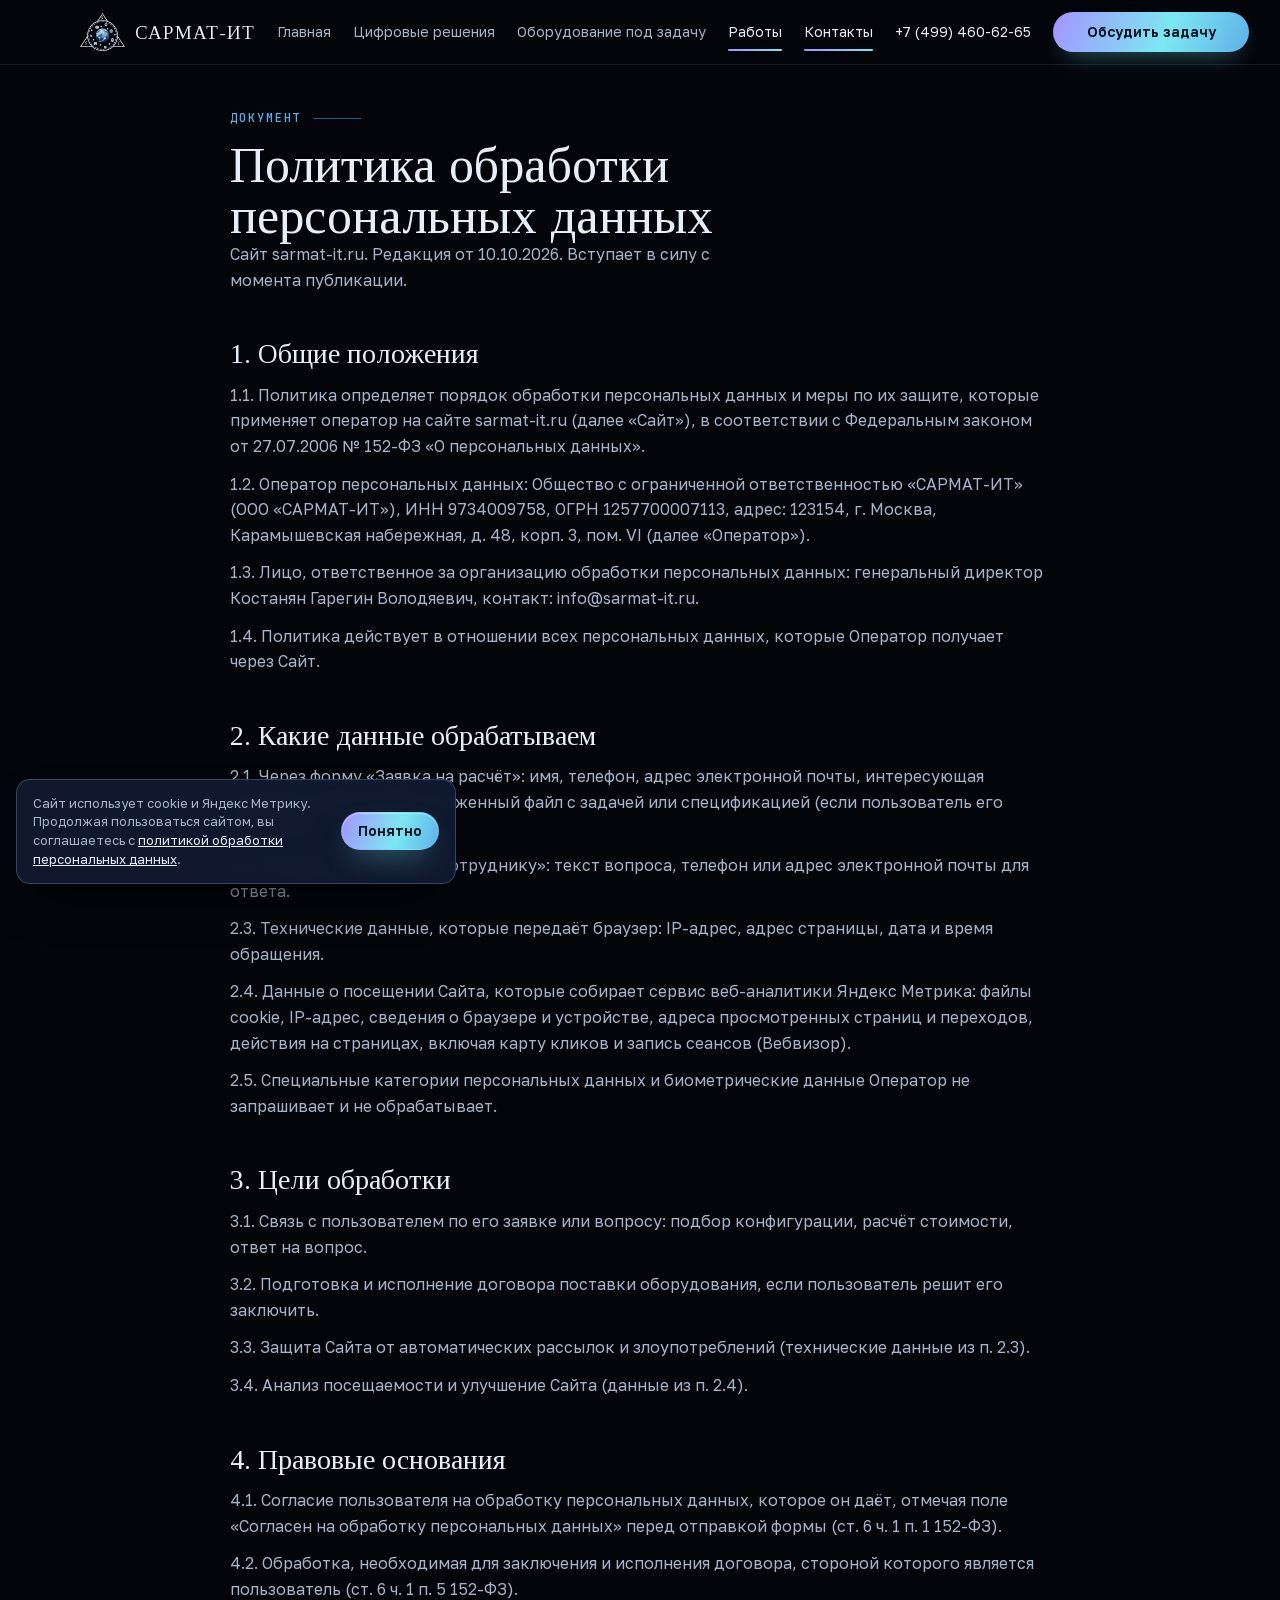
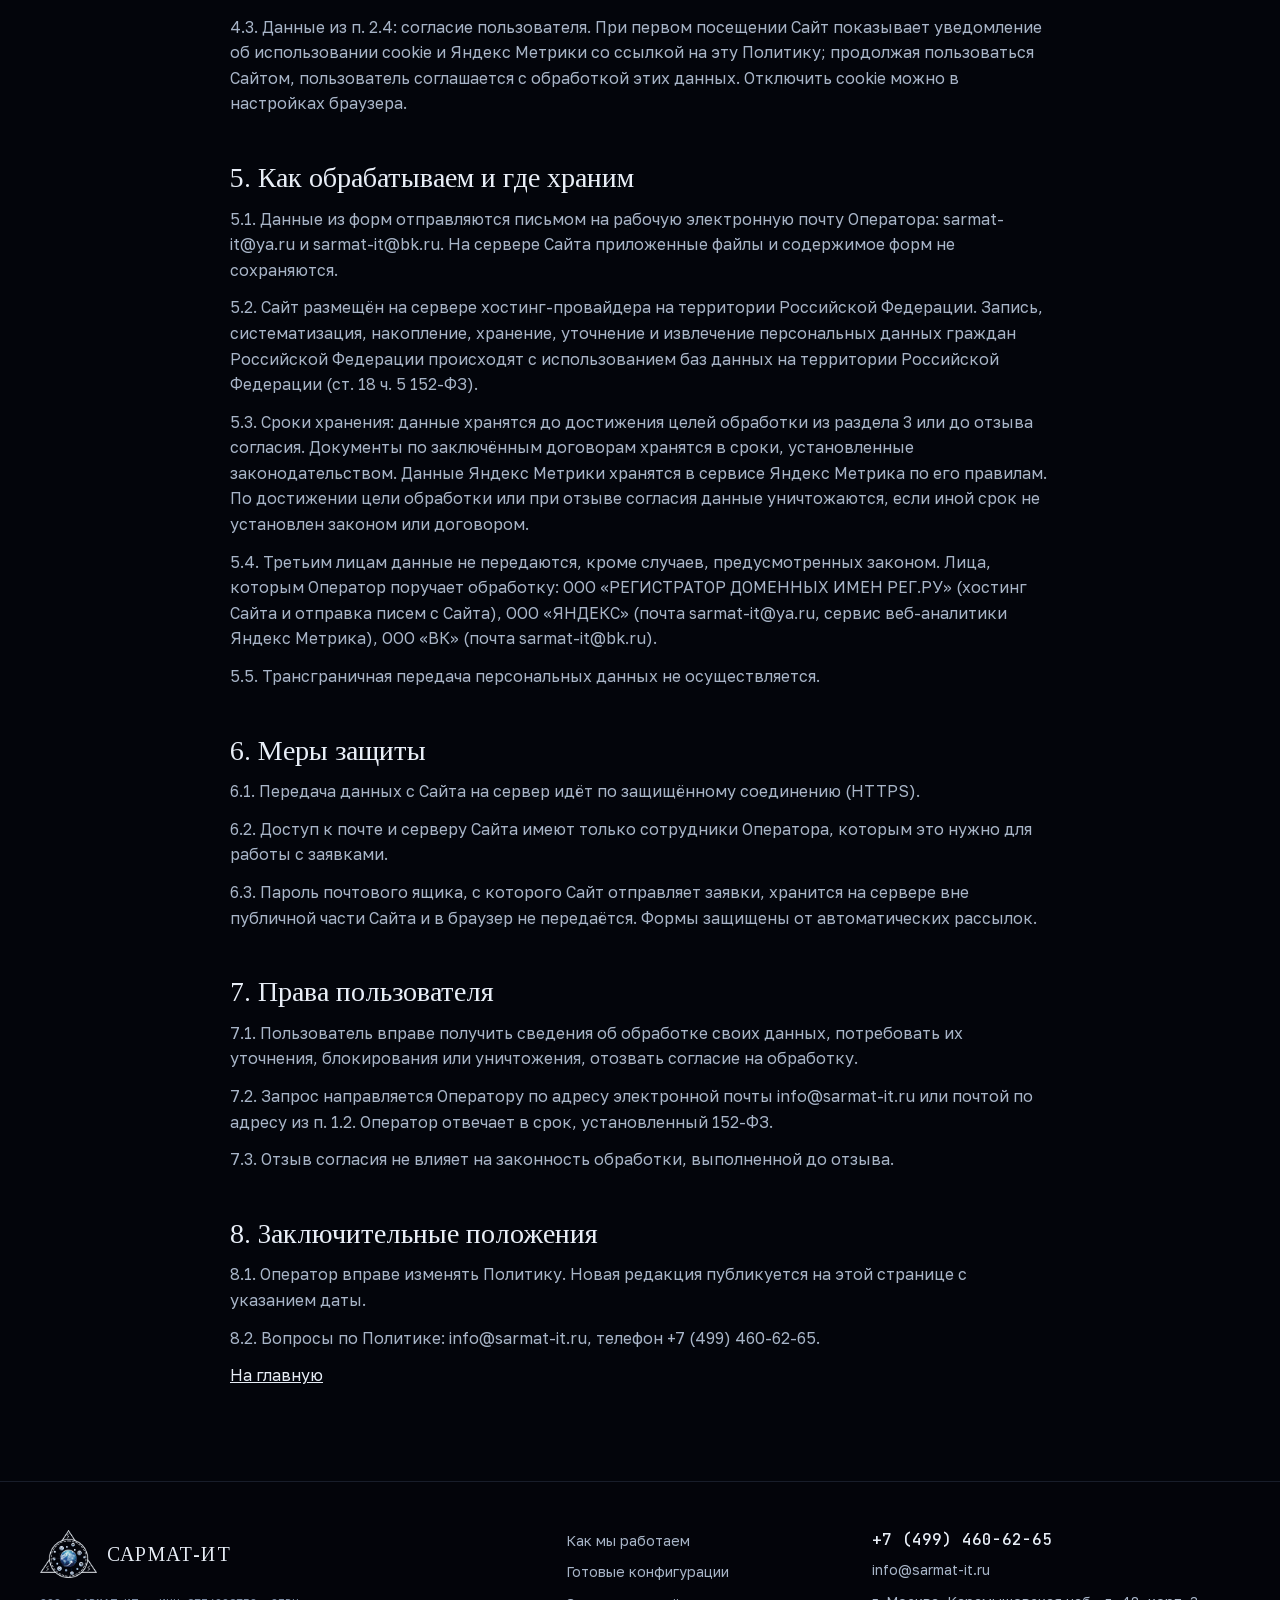
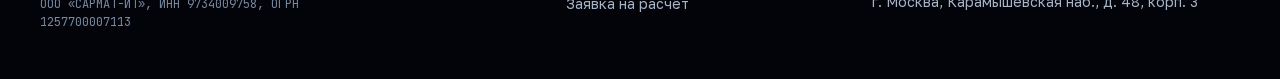
<file: oborudovanie/privacy.html>
<!doctype html>
<html lang="ru">
<head>
<meta charset="utf-8">
<meta name="viewport" content="width=device-width,initial-scale=1,viewport-fit=cover">
<title>Политика обработки персональных данных: Сармат-ИТ</title>
<meta name="description" content="Политика обработки персональных данных на сайте sarmat-it.ru.">
<meta name="robots" content="noindex,follow">
<meta name="theme-color" content="#03050b">
<link rel="icon" href="favicon.ico" sizes="16x16 32x32 48x48">
<link rel="icon" href="favicon.png" type="image/png" sizes="120x120">
<link rel="apple-touch-icon" href="apple-touch-icon.png">
<link rel="preload" href="fonts/tinos-cyrillic.woff2" as="font" type="font/woff2" crossorigin>
<link rel="preload" href="fonts/golos-text-cyrillic.woff2" as="font" type="font/woff2" crossorigin>
<link rel="stylesheet" href="styles.css?v=02ed45ba">
<script src="cookie.js?v=7b3fe5ad" defer></script>
<script>try{if(sessionStorage.getItem('sarmat-transit')){document.documentElement.classList.add('tr-in');window.__trArrive=1}}catch(e){}setTimeout(function(){document.documentElement.classList.remove('tr-in')},2000)</script>
<link rel="stylesheet" href="../transit.css?v=3">
<link rel="stylesheet" href="../site-header.css?v=5">
<script src="../site-header.js?v=2" defer></script>
<script src="../sarmat-logo.js?v=2" defer></script>
<script src="../transit.js?v=4" defer></script>
</head>
<body class="doc-body">

<!-- Единая шапка сайта (site-header.css, site-header.js): одинаковая на всех страницах -->
<header class="sh" id="hdr">
  <div class="sh-in">
    <a class="sh-brand" href="../index.html" aria-label="Сармат-ИТ, на главную">
      <img src="../img/logo.png?v=09bfd983" width="46" height="38" alt="" decoding="async">
      <span>САРМАТ-ИТ</span>
    </a>
    <nav class="sh-nav" id="shNav" aria-label="Разделы сайта">
      <a href="../index.html">Главная</a>
      <a href="../solutions.html">Цифровые решения</a>
      <a href="../oborudovanie/index.html">Оборудование под задачу</a>
      <a href="../index.html#works" aria-current="page">Работы</a>
      <a href="../index.html#request" aria-current="page">Контакты</a>
      <div class="sh-panel-extra"><a href="tel:+74994606265">+7 (499) 460-62-65</a><a href="mailto:info@sarmat-it.ru">info@sarmat-it.ru</a></div>
    </nav>
    <a class="sh-phone" href="tel:+74994606265">+7 (499) 460-62-65</a>
    <a class="sh-cta" href="../index.html#request">Обсудить задачу</a>
    <a class="sh-call" href="tel:+74994606265" aria-label="Позвонить: +7 (499) 460-62-65"><svg viewBox="0 0 24 24" aria-hidden="true"><path d="M5 4h4l2 5-2.5 1.5a11 11 0 0 0 5 5L15 13l5 2v4a2 2 0 0 1-2 2A16 16 0 0 1 3 6a2 2 0 0 1 2-2z"/></svg></a>
    <button class="sh-burger" type="button" aria-label="Меню" aria-expanded="false" aria-controls="shNav"><i></i><i></i></button>
  </div>
</header>

<main class="doc">
  <div class="wrap doc-in">
    <div class="eyebrow" aria-hidden="true">Документ</div>
    <h1 class="h2">Политика обработки персональных данных</h1>
    <p class="lede">Сайт sarmat-it.ru. Редакция от 10.10.2026. Вступает в силу с момента публикации.</p>

    <!-- Структура политики по 152-ФЗ. 08.10.2026: добавлены e-mail в форме, адреса получателей заявок, Яндекс Метрика (п. 2.4, 3.4, 4.3); уведомление о cookie без отдельной кнопки отказа, решение Антона 09.10.2026. Реквизиты 10.10.2026: ИНН, ОГРН, генеральный директор из ЕГРЮЛ (egrul.nalog.ru), адрес из раздела реквизитов нашего договора поставки 09.2026. Ответственный за обработку: генеральный директор, пока приказом не назначен другой. Обработчики сверены с ЕГРЮЛ. Условия сверх закона не сочиняем. -->

    <h2>1. Общие положения</h2>
    <p>1.1. Политика определяет порядок обработки персональных данных и меры по их защите, которые применяет оператор на сайте sarmat-it.ru (далее «Сайт»), в соответствии с Федеральным законом от 27.07.2006 № 152-ФЗ «О персональных данных».</p>
    <p>1.2. Оператор персональных данных: Общество с ограниченной ответственностью «САРМАТ-ИТ» (ООО «САРМАТ-ИТ»), ИНН 9734009758, ОГРН 1257700007113, адрес: 123154, г. Москва, Карамышевская набережная, д. 48, корп. 3, пом. VI (далее «Оператор»).</p>
    <p>1.3. Лицо, ответственное за организацию обработки персональных данных: генеральный директор Костанян Гарегин Володяевич, контакт: info@sarmat-it.ru.</p>
    <p>1.4. Политика действует в отношении всех персональных данных, которые Оператор получает через Сайт.</p>

    <h2>2. Какие данные обрабатываем</h2>
    <p>2.1. Через форму «Заявка на расчёт»: имя, телефон, адрес электронной почты, интересующая позиция, комментарий, вложенный файл с задачей или спецификацией (если пользователь его приложил).</p>
    <p>2.2. Через форму «Вопрос сотруднику»: текст вопроса, телефон или адрес электронной почты для ответа.</p>
    <p>2.3. Технические данные, которые передаёт браузер: IP-адрес, адрес страницы, дата и время обращения.</p>
    <p>2.4. Данные о посещении Сайта, которые собирает сервис веб-аналитики Яндекс Метрика: файлы cookie, IP-адрес, сведения о браузере и устройстве, адреса просмотренных страниц и переходов, действия на страницах, включая карту кликов и запись сеансов (Вебвизор).</p>
    <p>2.5. Специальные категории персональных данных и биометрические данные Оператор не запрашивает и не обрабатывает.</p>

    <h2>3. Цели обработки</h2>
    <p>3.1. Связь с пользователем по его заявке или вопросу: подбор конфигурации, расчёт стоимости, ответ на вопрос.</p>
    <p>3.2. Подготовка и исполнение договора поставки оборудования, если пользователь решит его заключить.</p>
    <p>3.3. Защита Сайта от автоматических рассылок и злоупотреблений (технические данные из п. 2.3).</p>
    <p>3.4. Анализ посещаемости и улучшение Сайта (данные из п. 2.4).</p>

    <h2>4. Правовые основания</h2>
    <p>4.1. Согласие пользователя на обработку персональных данных, которое он даёт, отмечая поле «Согласен на обработку персональных данных» перед отправкой формы (ст. 6 ч. 1 п. 1 152-ФЗ).</p>
    <p>4.2. Обработка, необходимая для заключения и исполнения договора, стороной которого является пользователь (ст. 6 ч. 1 п. 5 152-ФЗ).</p>
    <p>4.3. Данные из п. 2.4: согласие пользователя. При первом посещении Сайт показывает уведомление об использовании cookie и Яндекс Метрики со ссылкой на эту Политику; продолжая пользоваться Сайтом, пользователь соглашается с обработкой этих данных. Отключить cookie можно в настройках браузера.</p>

    <h2>5. Как обрабатываем и где храним</h2>
    <p>5.1. Данные из форм отправляются письмом на рабочую электронную почту Оператора: sarmat-it@ya.ru и sarmat-it@bk.ru. На сервере Сайта приложенные файлы и содержимое форм не сохраняются.</p>
    <p>5.2. Сайт размещён на сервере хостинг-провайдера на территории Российской Федерации. Запись, систематизация, накопление, хранение, уточнение и извлечение персональных данных граждан Российской Федерации происходят с использованием баз данных на территории Российской Федерации (ст. 18 ч. 5 152-ФЗ).</p>
    <p>5.3. Сроки хранения: данные хранятся до достижения целей обработки из раздела 3 или до отзыва согласия. Документы по заключённым договорам хранятся в сроки, установленные законодательством. Данные Яндекс Метрики хранятся в сервисе Яндекс Метрика по его правилам. По достижении цели обработки или при отзыве согласия данные уничтожаются, если иной срок не установлен законом или договором.</p>
    <p>5.4. Третьим лицам данные не передаются, кроме случаев, предусмотренных законом. Лица, которым Оператор поручает обработку: ООО «РЕГИСТРАТОР ДОМЕННЫХ ИМЕН РЕГ.РУ» (хостинг Сайта и отправка писем с Сайта), ООО «ЯНДЕКС» (почта sarmat-it@ya.ru, сервис веб-аналитики Яндекс Метрика), ООО «ВК» (почта sarmat-it@bk.ru).</p>
    <p>5.5. Трансграничная передача персональных данных не осуществляется.</p>

    <h2>6. Меры защиты</h2>
    <p>6.1. Передача данных с Сайта на сервер идёт по защищённому соединению (HTTPS).</p>
    <p>6.2. Доступ к почте и серверу Сайта имеют только сотрудники Оператора, которым это нужно для работы с заявками.</p>
    <p>6.3. Пароль почтового ящика, с которого Сайт отправляет заявки, хранится на сервере вне публичной части Сайта и в браузер не передаётся. Формы защищены от автоматических рассылок.</p>

    <h2>7. Права пользователя</h2>
    <p>7.1. Пользователь вправе получить сведения об обработке своих данных, потребовать их уточнения, блокирования или уничтожения, отозвать согласие на обработку.</p>
    <p>7.2. Запрос направляется Оператору по адресу электронной почты info@sarmat-it.ru или почтой по адресу из п. 1.2. Оператор отвечает в срок, установленный 152-ФЗ.</p>
    <p>7.3. Отзыв согласия не влияет на законность обработки, выполненной до отзыва.</p>

    <h2>8. Заключительные положения</h2>
    <p>8.1. Оператор вправе изменять Политику. Новая редакция публикуется на этой странице с указанием даты.</p>
    <p>8.2. Вопросы по Политике: info@sarmat-it.ru, телефон +7 (499) 460-62-65.</p>

    <p class="doc-back"><a href="index.html">На главную</a></p>
  </div>
</main>

<footer class="ftr">
  <div class="wrap ftr-in">
    <div class="ftr-brand">
      <a class="ftr-logo" href="index.html" aria-label="Сармат-ИТ, на главную">
        <img src="img/logo.png?v=09bfd983" width="57" height="48" alt="" decoding="async">
        <span>САРМАТ-ИТ</span>
      </a>
      <p class="ftr-req">ООО «САРМАТ-ИТ», ИНН 9734009758, ОГРН 1257700007113</p>
    </div>
    <nav class="ftr-nav" aria-label="Разделы (подвал)">
      <a href="index.html#process">Как мы работаем</a>
      <a href="index.html#catalog">Готовые конфигурации</a>
      <a href="index.html#request">Заявка на расчёт</a>
    </nav>
    <address class="ftr-contacts">
      <a class="ftr-phone" href="tel:+74994606265">+7 (499) 460-62-65</a>
      <a href="mailto:info@sarmat-it.ru">info@sarmat-it.ru</a>
      <span>г. Москва, Карамышевская наб., д. 48, корп. 3</span>
    </address>
  </div>
</footer>
<!-- Cookie notice: показывает cookie.js -->
<div class="cookie" id="cookieNote" role="region" aria-label="Уведомление о cookie" hidden>
  <p>Сайт использует cookie и Яндекс Метрику. Продолжая пользоваться сайтом, вы соглашаетесь с <a href="privacy.html">политикой обработки персональных данных</a>.</p>
  <button class="btn btn-primary btn-sm" type="button">Понятно</button>
</div>
<!-- /Cookie notice -->

</body>
</html>
</file>
<file: transit.css>
/* Логотип (sarmat-logo.js) и переходы между страницами (transit.js). Общий файл для всех страниц макета.
   Стили логотипа те же, что у .si-logo на боевом сайте */
html.tr-in body { visibility: hidden; }
html.tr-in { background: #03050b; }

.sl { position: absolute; left: 0; top: 0; width: 620px; height: 690px; transform-origin: 0 0; pointer-events: none; }
.sl > * { position: absolute; left: 0; top: 0; }
.sl-svg { width: 620px; height: 690px; overflow: visible; }
.sl-over { width: 620px; height: 690px; }
.sl-3d { width: 620px; height: 690px; perspective: 1500px; perspective-origin: 305px 310px; }
.sl-ch { position: absolute; left: 0; top: 0; font-family: "Tinos", "Times New Roman", serif; line-height: 1; white-space: pre; color: #e8eef7; will-change: transform; text-shadow: 0 0 28px rgba(143,208,255,.35); }
.sl-back .sl-ch { color: #34507a; text-shadow: none; }
.sl-line2 { position: absolute; left: 0; top: 0; font-family: "Tinos", "Times New Roman", serif; line-height: 1; white-space: pre; color: #a8c4e4; }
.sl-rule { position: absolute; background: #e8eef7; transform-origin: 50% 50%; box-shadow: 0 0 18px rgba(143,208,255,.4); }
.sl-glow { transform-box: fill-box; transform-origin: center; animation: slPulse 3.6s ease-in-out infinite; }
@keyframes slPulse { 50% { transform: scale(1.1); opacity: .65; } }
/* Слой, где логотип живёт во время сборки и пересборки */
.sl-layer { position: fixed; inset: 0; z-index: 60; pointer-events: none; }

/* Спутник в полёте к значку следующей картинки */
.sl-fly { position: fixed; left: 0; top: 0; z-index: 10001; pointer-events: none; transform-origin: 50% 50%; will-change: transform; }
.sl-fly > svg, .sl-fly-b { position: absolute; inset: 0; width: 100%; height: 100%; }
.sl-fly-b { display: grid; place-items: center; }
.sl-fly-b svg { width: 100%; height: 100%; }
/* Значки, в которые прилетают спутники: до прилёта не видны */
html.js:not(.mo-off) [data-morph]:not(.mo-in) { visibility: hidden; }

.tr { position: fixed; inset: 0; z-index: 9999; background: rgba(3,5,11,0); transition: background .35s ease; pointer-events: all; }
.tr::before { content: ""; position: absolute; inset: 0; background: radial-gradient(circle at 50% 46%, rgba(40,90,190,.22), transparent 55%); opacity: 0; transition: opacity .35s; }
.tr.tr-show { background: rgba(3,5,11,1); }
.tr.tr-show::before { opacity: 1; }
.tr.tr-now, .tr.tr-now::before { transition: none; }
.tr-stage { position: absolute; inset: 0; }
.tr-cap { position: absolute; left: 0; right: 0; margin: 0; text-align: center; font: 500 13px/1 "JetBrains Mono", ui-monospace, Menlo, monospace; letter-spacing: .22em; text-transform: uppercase; color: #8fd0ff; opacity: 0; transition: opacity .3s; }
.tr-named .tr-cap { opacity: 1; }
/* Приход: фон уходит, логотип остаётся и пересобирается в страницу */
.tr.tr-clear { background: rgba(3,5,11,0); transition: background .5s ease; pointer-events: none; }
.tr.tr-clear::before, .tr.tr-clear .tr-cap { opacity: 0; transition: opacity .4s; }
.tr.tr-leave { opacity: 0; transition: opacity .5s ease; pointer-events: none; }
@media (prefers-reduced-motion: reduce) { .tr { display: none; } html.tr-in body { visibility: visible; } .sl-glow { animation: none; } }
</file>
<file: site-header.css>
/* Единая шапка сайта (hub-2026-11): одна разметка и один вид на всех страницах.
   Логотип всегда виден и ведёт на главную, текущий раздел подсвечен. На телефоне меню под кнопкой.
   Классы .sh-*, чтобы не пересекаться со старыми стилями страниц (.hdr) */
/* Размытие на ::before, а не на самой шапке: backdrop-filter у .sh делал её точкой отсчёта для fixed, и меню на телефоне сжималось в полоску (мобильная ревизия 24.11.2026) */
.sh { position: fixed; inset: 0 0 auto; z-index: 70; height: 64px; border-bottom: 1px solid rgba(150,185,230,.12); font-family: "Golos Text", system-ui, -apple-system, "Segoe UI", Roboto, sans-serif; padding-top: env(safe-area-inset-top, 0px); }
.sh::before { content: ""; position: absolute; inset: 0; z-index: -1; background: rgba(3,5,11,.72); -webkit-backdrop-filter: blur(14px) saturate(140%); backdrop-filter: blur(14px) saturate(140%); }
.sh-in { position: relative; max-width: 1200px; height: 64px; margin: 0 auto; padding-inline: clamp(16px, 4vw, 40px); box-sizing: border-box; display: flex; align-items: center; gap: 22px; }
.sh-brand { display: flex; align-items: center; gap: 10px; flex: none; color: #e8eef7; text-decoration: none; font: 400 19px/1 "Tinos", "Times New Roman", serif; letter-spacing: .06em; white-space: nowrap; }
.sh-brand img { height: 38px; width: auto; display: block; }
.sh-nav { display: flex; align-items: center; gap: 22px; margin-left: auto; }
.sh-nav a { position: relative; color: #a8b5c8; text-decoration: none; font-size: 14px; white-space: nowrap; transition: color .2s; }
.sh-nav a:hover { color: #e8eef7; }
.sh-nav a[aria-current="page"] { color: #e8eef7; }
.sh-nav a[aria-current="page"]::after { content: ""; position: absolute; left: 0; right: 0; bottom: -8px; height: 2px; border-radius: 1px; background: linear-gradient(90deg, #a594ff, #7ce7f2); }
.sh-phone { color: #e8eef7; text-decoration: none; font-size: 14px; white-space: nowrap; }
.sh-cta { display: inline-flex; align-items: center; min-height: 40px; padding: 0 18px; border-radius: 999px; color: #05101c; background: linear-gradient(110deg, #a594ff, #7ce7f2 58%, #5fb0e8); font-family: inherit; font-weight: 600; font-size: 14px; line-height: 1; text-decoration: none; white-space: nowrap; box-shadow: 0 10px 26px -12px rgba(124,231,242,.6); }
.sh-burger { display: none; flex: none; width: 44px; height: 44px; position: relative; border: 1px solid rgba(150,185,230,.28); border-radius: 50%; background: rgba(8,14,28,.6); cursor: pointer; }
.sh-burger i { position: absolute; left: 13px; right: 13px; height: 1.6px; border-radius: 1px; background: #e8eef7; transition: transform .25s, top .25s; }
.sh-burger i:first-child { top: 17px; } .sh-burger i:last-child { top: 25px; }
.sh-open .sh-burger i { top: 21px; } .sh-open .sh-burger i:first-child { transform: rotate(45deg); } .sh-open .sh-burger i:last-child { transform: rotate(-45deg); }
.sh a:focus-visible, .sh button:focus-visible { outline: 2px solid #8fd0ff; outline-offset: 3px; }
.sh-panel-extra { display: none; }
@media (max-width: 1200px) { .sh-phone { display: none; } }
@media (max-width: 960px) {
  .sh-burger { display: block; }
  .sh-cta { margin-left: auto; }
  .sh-in { gap: 10px; }
  .sh-nav { position: fixed; top: calc(64px + env(safe-area-inset-top, 0px)); left: 0; right: 0; bottom: 0; flex-direction: column; align-items: stretch; gap: 0; margin: 0; padding: 8px clamp(16px, 4vw, 40px) 28px; background: #03050b; isolation: isolate; overflow-y: auto; opacity: 0; visibility: hidden; transform: translateY(-8px); transition: opacity .2s, transform .2s, visibility 0s .2s; }
  .sh-open .sh-nav { opacity: 1; visibility: visible; transform: none; transition: opacity .2s, transform .2s; }
  .sh-nav a { padding: 16px 0; font-size: 19px; color: #e8eef7; border-bottom: 1px solid rgba(150,185,230,.12); }
  .sh-nav a[aria-current="page"]::after { left: auto; right: 0; top: 50%; bottom: auto; width: 8px; height: 8px; border-radius: 50%; transform: translateY(-50%); }
  .sh-panel-extra { display: grid; gap: 12px; margin-top: 22px; }
  .sh-panel-extra a { border: 0; padding: 0; font-size: 17px; color: #8fd0ff; }
  html.sh-lock, html.sh-lock body { overflow: hidden; }
}
@media (max-width: 420px) { .sh-brand span { display: none; } .sh-cta { padding: 0 14px; font-size: 13.5px; } }

/* Мобильная ревизия 24.11.2026: звонок одним нажатием, одна главная кнопка, нижняя панель */
.sh-call { display: none; flex: none; width: 44px; height: 44px; place-items: center; border-radius: 50%; border: 1px solid rgba(150,185,230,.28); background: rgba(8,14,28,.6); color: #e8eef7; }
.sh-call svg { width: 19px; height: 19px; fill: none; stroke: currentColor; stroke-width: 1.8; stroke-linecap: round; stroke-linejoin: round; }
@media (max-width: 960px) { .sh-call { display: grid; } }
@media (max-width: 760px) {
  .sh-cta { display: none; }
  .sh-call { margin-left: auto; }
  .sh-panel-extra a:first-child { font-size: 21px; color: #e8eef7; }
  .sh-panel-cta { display: flex !important; align-items: center; justify-content: center; min-height: 52px; margin-top: 8px; border-radius: 999px; color: #05101c !important; background: linear-gradient(110deg, #a594ff, #7ce7f2 58%, #5fb0e8); font-weight: 600; font-size: 16px !important; }
}
@media (min-width: 761px) { .sh-panel-cta { display: none !important; } }
/* Нижняя панель на телефоне: «Позвонить» и главная кнопка страницы. Появляется после первого экрана, у формы прячется */
.sh-bar { display: none; }
@media (max-width: 760px) {
  .sh-bar { position: fixed; left: 0; right: 0; bottom: 0; z-index: 65; display: grid; grid-template-columns: auto 1fr; gap: 10px; padding: 10px 16px calc(10px + env(safe-area-inset-bottom, 0px)); background: rgba(3,5,11,.94); border-top: 1px solid rgba(150,185,230,.14); transform: translateY(110%); transition: transform .3s cubic-bezier(.2,.7,.2,1); font-family: "Golos Text", system-ui, sans-serif; }
  .sh-bar.on { transform: none; }
  .sh-bar a { display: inline-flex; align-items: center; justify-content: center; gap: 8px; min-height: 48px; padding: 0 18px; border-radius: 999px; text-decoration: none; font-weight: 600; font-size: 15px; }
  .sh-bar-call { color: #e8eef7; border: 1px solid rgba(150,185,230,.32); }
  .sh-bar-call svg { width: 18px; height: 18px; fill: none; stroke: currentColor; stroke-width: 1.8; }
  .sh-bar-main { color: #05101c; background: linear-gradient(110deg, #a594ff, #7ce7f2 58%, #5fb0e8); }
  html.sh-bar-on .cookie { bottom: calc(80px + env(safe-area-inset-bottom, 0px)); }
  body { padding-bottom: calc(76px + env(safe-area-inset-bottom, 0px)); }
  .ftr { padding-bottom: 28px !important; }
  html.cookie-open body { padding-bottom: calc(76px + var(--cookie-h, 0px) + env(safe-area-inset-bottom, 0px)); }
  .asst { display: none !important; }
}

/* UX-ревизия, круг 2: уведомление не лежит поверх меню; кнопка в шапке одной ширины на всех страницах */
html.sh-lock .cookie { display: none !important; }
.sh-cta { min-width: 160px; justify-content: center; }
@media (max-width: 760px) {
  .cookie { gap: 10px !important; padding: 8px 12px calc(8px + env(safe-area-inset-bottom, 0px)) !important; }
  .cookie p { font-size: 11px !important; line-height: 1.3 !important; }
  .cookie .btn { min-height: 36px !important; padding: 0 12px !important; }
}
</file>
<file: hub.css>
/* Главная-визитка hub-2026-11. Токены, кнопки и стекло те же, что в styles.css «Цифровых решений»:
   страницы одного сайта выглядят одинаково. Движение: сборка эмблемы на первом экране и переходы */
@font-face { font-family: "Tinos"; font-weight: 400; font-display: swap; src: url(fonts/tinos-cyrillic.woff2) format("woff2"); unicode-range: U+0301, U+0400-045F, U+0490-0491, U+04B0-04B1, U+2116; }
@font-face { font-family: "Tinos"; font-weight: 400; font-display: swap; src: url(fonts/tinos-latin.woff2) format("woff2"); unicode-range: U+0000-00FF, U+2000-206F, U+20AC, U+2122, U+2212; }
@font-face { font-family: "Golos Text"; font-weight: 400 600; font-display: swap; src: url(fonts/golos-text-cyrillic.woff2) format("woff2"); unicode-range: U+0301, U+0400-045F, U+0490-0491, U+04B0-04B1, U+2116; }
@font-face { font-family: "Golos Text"; font-weight: 400 600; font-display: swap; src: url(fonts/golos-text-latin.woff2) format("woff2"); unicode-range: U+0000-00FF, U+2000-206F, U+20AC, U+2122, U+2212; }
@font-face { font-family: "JetBrains Mono"; font-weight: 400 500; font-display: swap; src: url(fonts/jetbrains-mono-cyrillic.woff2) format("woff2"); unicode-range: U+0301, U+0400-045F, U+0490-0491, U+04B0-04B1, U+2116; }
@font-face { font-family: "JetBrains Mono"; font-weight: 400 500; font-display: swap; src: url(fonts/jetbrains-mono-latin.woff2) format("woff2"); unicode-range: U+0000-00FF; }

:root {
  color-scheme: dark;
  --bg: #03050b; --bg-2: #070c18;
  --line: rgba(150,185,230,.14); --line-2: rgba(150,185,230,.28);
  --ink: #e8eef7; --ink-2: #a8b5c8; --ink-3: #7888a0;
  --accent: #5fb0e8; --accent-2: #8fd0ff;
  --sh-a: #7ce7f2; --sh-b: #a594ff; --sh-line: rgba(165,148,255,.22);
  --sig: linear-gradient(110deg, var(--sh-b), var(--sh-a) 58%, var(--accent));
  --serif: "Tinos", "Times New Roman", serif;
  --sans: "Golos Text", system-ui, -apple-system, "Segoe UI", Roboto, sans-serif;
  --mono: "JetBrains Mono", ui-monospace, Menlo, monospace;
  --maxw: 1200px; --gutter: clamp(16px, 4vw, 40px); --hh: 64px;
  --ease: cubic-bezier(.2,.7,.2,1);
}
* { box-sizing: border-box; }
html { background: var(--bg); scroll-behavior: smooth; scroll-padding-top: var(--hh); }
body { margin: 0; background: var(--bg); color: var(--ink); font: 16px/1.6 var(--sans); -webkit-font-smoothing: antialiased; overflow-x: hidden; }
@media (prefers-reduced-motion: reduce) { html { scroll-behavior: auto; } }
a { color: inherit; }
h1, h2, h3 { margin: 0; font-weight: 400; }
p { margin: 0; }
.wrap { max-width: var(--maxw); margin: 0 auto; padding-inline: var(--gutter); }
.sr-only { position: absolute; width: 1px; height: 1px; margin: -1px; overflow: hidden; clip: rect(0 0 0 0); white-space: nowrap; }
#sky { position: fixed; inset: 0; width: 100%; height: 100%; z-index: 0; pointer-events: none; display: block; }
main, .ftr { position: relative; z-index: 1; }

/* Кнопки как на страницах направлений */
.btn { display: inline-flex; align-items: center; justify-content: center; gap: 10px; min-height: 50px; padding: 0 24px; border-radius: 999px; border: 1px solid transparent; font: 600 15px/1 var(--sans); text-decoration: none; white-space: nowrap; cursor: pointer; transition: box-shadow .25s, border-color .2s, background .2s, transform .2s var(--ease); }
.btn svg { width: 16px; height: 16px; fill: none; stroke: currentColor; stroke-width: 1.8; transition: transform .25s var(--ease); }
.btn:hover svg { transform: translateX(3px); }
.btn:active { transform: translateY(1px); }
.btn-sig { color: #05101c; background: var(--sig); box-shadow: 0 12px 30px -12px rgba(124,231,242,.6), inset 0 1px 0 rgba(255,255,255,.4); }
.btn-sig:hover { box-shadow: 0 0 0 6px rgba(124,231,242,.14), 0 16px 36px -10px rgba(165,148,255,.65); }
.btn-glass { background: rgba(255,255,255,.04); color: var(--ink); border-color: rgba(165,148,255,.38); }
.btn-glass:hover { border-color: var(--sh-a); background: rgba(124,231,242,.08); }
.btn-sm { min-height: 40px; padding: 0 18px; font-size: 14px; }
.btn:focus-visible, a:focus-visible, input:focus-visible, textarea:focus-visible, button:focus-visible { outline: 2px solid var(--accent-2); outline-offset: 3px; }
.gl { border: 1px solid var(--sh-line); border-radius: 20px; background: linear-gradient(180deg, rgba(28,36,74,.55), rgba(10,15,32,.6)); box-shadow: inset 0 1px 0 rgba(255,255,255,.06); }

/* Шапка: та же структура, что на страницах направлений */
.hdr { position: fixed; inset: 0 0 auto; z-index: 50; transition: background .3s, border-color .3s; border-bottom: 1px solid transparent; }
.hdr.solid { background: rgba(3,5,11,.8); -webkit-backdrop-filter: blur(14px); backdrop-filter: blur(14px); border-bottom-color: var(--line); }
.hdr-in { height: var(--hh); display: flex; align-items: center; gap: 24px; }
.brand { display: flex; align-items: center; gap: 10px; text-decoration: none; font: 400 19px/1 var(--serif); letter-spacing: .06em; }
.brand img { height: 36px; width: auto; }
/* На первом экране знак стоит в центре: в шапке он появляется после прокрутки */
.js .hdr .brand { opacity: 0; transform: translateY(-4px); transition: opacity .4s, transform .4s var(--ease); }
.js .hdr.solid .brand { opacity: 1; transform: none; }
.nav { display: flex; gap: 26px; margin-left: auto; }
.nav a { color: var(--ink-2); text-decoration: none; font-size: 14px; white-space: nowrap; }
.nav a:hover { color: var(--ink); }
.hdr-phone { color: var(--ink); text-decoration: none; font-size: 14px; white-space: nowrap; }
.burger { display: none; flex: none; width: 44px; height: 44px; border: 1px solid var(--line-2); border-radius: 50%; background: rgba(8,14,28,.6); cursor: pointer; position: relative; }
.burger i { position: absolute; left: 13px; right: 13px; height: 1.6px; background: var(--ink); transition: transform .25s, top .25s; }
.burger i:first-child { top: 17px; } .burger i:last-child { top: 25px; }
.burger[aria-expanded="true"] i { top: 21px; }
.burger[aria-expanded="true"] i:first-child { transform: rotate(45deg); }
.burger[aria-expanded="true"] i:last-child { transform: rotate(-45deg); }
@media (max-width: 1240px) { .hdr-phone { display: none; } }
@media (max-width: 900px) {
  .burger { display: block; }
  .hdr .hdr-req { margin-left: auto; }
  .nav { position: fixed; top: var(--hh); left: 0; right: 0; flex-direction: column; gap: 0; padding: 8px var(--gutter) 20px; background: rgba(3,5,11,.97); border-bottom: 1px solid var(--line); transform: translateY(-8px); opacity: 0; visibility: hidden; transition: opacity .2s, transform .2s, visibility 0s .2s; }
  .nav.open { opacity: 1; transform: none; visibility: visible; transition: opacity .2s, transform .2s; }
  .nav a { padding: 14px 0; font-size: 17px; color: var(--ink); border-bottom: 1px solid var(--line); }
  .hdr-in { gap: 10px; }
  .js .hdr .brand { opacity: 1; transform: none; }
}
@media (max-width: 420px) { .brand span { display: none; } .hdr .btn { padding: 0 14px; font-size: 13px; } }

/* Общие блоки */
.sec { padding: clamp(72px, 10vw, 120px) 0; }
.sec + .sec { border-top: 1px solid var(--line); }
.eyebrow { font: 500 12px/1 var(--mono); letter-spacing: .14em; text-transform: uppercase; color: var(--sh-a); margin-bottom: 18px; }
.h2 { font: 400 clamp(32px, 4.4vw, 52px)/1.08 var(--serif); letter-spacing: -.01em; margin-bottom: 22px; max-width: 18ch; }
.lede { color: var(--ink-2); font-size: clamp(16px, 1.4vw, 18px); max-width: 56ch; }
.lede + .lede { margin-top: 14px; }
.note { margin-top: 28px; color: var(--ink-3); font-size: 14px; }

/* ===== 1. Первый экран: два направления и связка ===== */
.tx-grad { background-image: var(--sig); -webkit-background-clip: text; background-clip: text; color: transparent; }
.hero { min-height: 100svh; display: flex; align-items: center; padding: calc(var(--hh) + 28px) 0 36px; }
.hero > .wrap { width: 100%; }
.hero-head { text-align: center; max-width: 880px; margin: 0 auto; }
.hero h1 { font: 400 clamp(30px, 3.4vw, 48px)/1.1 var(--serif); letter-spacing: -.012em; }
.duo { position: relative; margin-top: clamp(22px, 3.5vh, 40px); display: grid; grid-template-columns: 1fr clamp(220px, 22vw, 300px) 1fr; align-items: center; }
.duo .dir { align-self: stretch; }
/* Связь между направлениями проходит через эмблему */
.duo-beam { position: absolute; left: 12%; right: 12%; top: 50%; height: 2px; margin-top: -1px; pointer-events: none; background: linear-gradient(90deg, transparent, var(--sh-b) 20%, #fff 50%, var(--accent-2) 80%, transparent); box-shadow: 0 0 14px 2px rgba(124,231,242,.45); opacity: 0; transform: scaleX(.2); transition: opacity .8s 1s, transform 1s var(--ease) 1s; }
.duo.on .duo-beam { opacity: .9; transform: none; }
.duo-core { position: relative; z-index: 2; justify-self: center; width: 100%; aspect-ratio: 1; display: grid; place-items: center; border-radius: 50%; background: radial-gradient(circle at 50% 50%, rgba(26,44,72,.95), rgba(6,11,22,.98) 70%); border: 2px solid rgba(214,232,250,.55); box-shadow: 0 0 0 8px rgba(3,5,11,.9), 0 0 60px 10px rgba(124,231,242,.22); }

.dir { position: relative; z-index: 1; display: flex; flex-direction: column; padding: clamp(22px, 2.4vw, 34px); border-radius: 22px; border: 1px solid var(--sh-line); background: linear-gradient(180deg, rgba(28,36,74,.6), rgba(10,15,32,.7)); -webkit-backdrop-filter: blur(10px); backdrop-filter: blur(10px); opacity: 0; transition: opacity .7s var(--ease), transform .7s var(--ease), border-color .25s; }
.dir-soft { margin-right: -36px; padding-right: calc(36px + clamp(22px, 2.4vw, 34px)); transform: translateX(-16px); transition-delay: .9s; }
.dir-hw { margin-left: -36px; padding-left: calc(36px + clamp(22px, 2.4vw, 34px)); transform: translateX(16px); transition-delay: 1.05s; border-color: rgba(95,176,232,.28); background: linear-gradient(180deg, rgba(18,44,78,.6), rgba(8,16,32,.7)); }
.duo.on .dir { opacity: 1; transform: none; }
.dir:hover { border-color: rgba(124,231,242,.55); }
.dir-k { display: flex; align-items: center; gap: 10px; font: 500 12px/1 var(--mono); letter-spacing: .12em; text-transform: uppercase; color: var(--ink-3); }
.dir-k span { color: var(--sh-a); }
.dir-hw .dir-k span { color: var(--accent-2); }
.dir h2 { margin-top: 12px; font: 400 clamp(26px, 2.5vw, 34px)/1.1 var(--serif); }
.dir-link { text-decoration: none; }
.dir-link:hover { text-decoration: underline; text-decoration-thickness: 1px; text-underline-offset: 6px; }
.dir-sub { margin-top: 10px; color: var(--ink-2); font-size: 15px; max-width: 38ch; }
.dir-list { list-style: none; margin: 16px 0 auto; padding: 0; border-top: 1px solid var(--line); }
.dir-list a { display: flex; align-items: center; justify-content: space-between; gap: 12px; padding: 8px 2px; border-bottom: 1px solid var(--line); text-decoration: none; font-size: 15px; transition: color .2s, padding .2s var(--ease); }
.dir-list a::after { content: "→"; color: var(--ink-3); transition: transform .2s var(--ease), color .2s; }
.dir-list a:hover { color: var(--sh-a); padding-left: 6px; }
.dir-list a:hover::after { transform: translateX(3px); color: var(--sh-a); }
.dir-list span { flex: 1; }
.dir-list em { font: normal 500 12px/1 var(--mono); color: var(--sh-a); letter-spacing: .04em; }
.dir-hw .dir-list em { color: var(--accent-2); }
.dir-btn { margin-top: 20px; align-self: flex-start; }
.hero-more { display: flex; justify-content: center; align-items: center; gap: 8px; margin-top: 20px; color: var(--ink-2); font-size: 15px; text-decoration: none; }
.hero-more b { color: var(--ink); font-weight: 600; }
.hero-more svg { width: 16px; height: 16px; fill: none; stroke: currentColor; stroke-width: 1.8; }
.hero-more:hover b { color: var(--sh-a); }
@media (max-width: 1080px) {
  .duo { grid-template-columns: 1fr 1fr; gap: 16px; }
  .duo-core { grid-column: 1 / -1; grid-row: 1; width: min(46vw, 220px); margin-bottom: 8px; }
  .dir-soft, .dir-hw { margin: 0; padding: clamp(22px, 2.4vw, 34px); }
  .duo-beam { display: none; }
}
@media (max-width: 680px) {
  .hero { min-height: auto; padding-top: calc(var(--hh) + 20px); }
  .hero-head { text-align: left; }
  .duo { grid-template-columns: 1fr; }
  .duo-core { width: min(52vw, 200px); }
  .dir-soft, .dir-hw { transform: translateY(12px); }
  .dir-btn { align-self: stretch; }
}

/* ===== 2. Как это связано ===== */
.layers { list-style: none; margin: 36px 0 0; padding: 0; display: grid; gap: 10px; }
.ly { position: relative; display: grid; grid-template-columns: 180px 220px 1fr; align-items: center; gap: 20px; padding: 18px 24px; border-radius: 16px; border: 1px solid var(--line); background: rgba(12,20,38,.55); }
.ly::before { content: ""; position: absolute; left: 0; top: 14px; bottom: 14px; width: 3px; border-radius: 2px; }
.ly-soft::before { background: linear-gradient(var(--sh-b), var(--sh-a)); }
.ly-hw::before { background: var(--accent); }
.ly-site::before { background: var(--ink-3); }
.ly-tag { font: 500 11px/1.2 var(--mono); letter-spacing: .12em; text-transform: uppercase; color: var(--ink-3); }
.ly-soft .ly-tag { color: var(--sh-a); } .ly-hw .ly-tag { color: var(--accent-2); }
.ly h3 { font: 400 24px/1.2 var(--serif); }
.ly p { color: var(--ink-2); font-size: 15px; }
/* Ступени: каждый слой стоит на следующем */
.ly:nth-child(2) { margin-left: 2%; } .ly:nth-child(3) { margin-left: 4%; } .ly:nth-child(4) { margin-left: 6%; } .ly:nth-child(5) { margin-left: 8%; }
.link-cta { margin-top: 28px; display: flex; flex-wrap: wrap; gap: 12px; }
@media (max-width: 860px) {
  .ly { grid-template-columns: 1fr; gap: 4px; padding: 16px 18px 16px 22px; }
  .ly:nth-child(n) { margin-left: 0; }
}
.k-soft { color: var(--sh-a) !important; } .k-hw { color: var(--accent-2) !important; }
.ftr .ftr-req { font-size: 13px; }
.nav-dir { color: var(--ink) !important; }

/* ===== 3. Как работаем ===== */
.how { list-style: none; margin: 36px 0 0; padding: 0; display: grid; grid-template-columns: repeat(5, 1fr); border-top: 1px solid var(--line-2); }
.how li { padding: 22px 20px 0 0; }
.how span { font: 500 12px/1 var(--mono); color: var(--sh-a); }
.how h3 { margin-top: 14px; font: 400 24px/1.2 var(--serif); }
.how p { margin-top: 8px; color: var(--ink-2); font-size: 15px; }
@media (max-width: 960px) { .how { grid-template-columns: 1fr 1fr; row-gap: 12px; } }
@media (max-width: 520px) { .how { grid-template-columns: 1fr; } .how li { padding-right: 0; } }

/* ===== 4. Работы ===== */
.works { display: grid; grid-template-columns: repeat(3, 1fr); gap: 20px; margin-top: 14px; }
.work { display: flex; flex-direction: column; padding: 28px; }
.work-k { font: 500 11px/1 var(--mono); letter-spacing: .12em; text-transform: uppercase; color: var(--ink-3); }
.work h3 { margin-top: 14px; font: 400 24px/1.2 var(--serif); }
.work p { margin-top: 10px; color: var(--ink-2); font-size: 15px; }
.work-go { margin-top: auto; padding-top: 22px; color: var(--sh-a); font-weight: 600; font-size: 15px; text-decoration: none; }
.work-go:hover { text-decoration: underline; text-underline-offset: 4px; }
@media (max-width: 960px) { .works { grid-template-columns: 1fr; } }

/* ===== 5. О компании ===== */
.about { display: grid; grid-template-columns: 1fr 1fr; gap: clamp(32px, 6vw, 80px); }
.about-txt p { color: var(--ink-2); font-size: 17px; }
.about-txt p + p { margin-top: 16px; }
.about-txt .about-req { color: var(--ink-3); font-size: 14px; }
@media (max-width: 860px) { .about { grid-template-columns: 1fr; gap: 0; } }

/* ===== 6. Заявка ===== */
.req { display: grid; grid-template-columns: .9fr 1.1fr; gap: clamp(32px, 6vw, 80px); align-items: start; }
.req-alt { margin-top: 26px; color: var(--ink-3); line-height: 1.8; }
.req-alt a { color: var(--ink); text-decoration: none; }
.form { display: grid; gap: 18px; padding: clamp(22px, 3vw, 36px); }
.field { display: grid; gap: 8px; }
.field label, .lbl { font-size: 14px; color: var(--ink-2); }
.input { width: 100%; min-height: 48px; padding: 12px 14px; border: 1px solid var(--line-2); border-radius: 12px; background: rgba(7,12,24,.8); color: var(--ink); font: 16px/1.4 var(--sans); }
.input:focus { border-color: var(--sh-a); outline: none; }
textarea.input { resize: vertical; }
.row2 { display: grid; grid-template-columns: 1fr 1fr; gap: 14px; }
.chips { display: flex; flex-wrap: wrap; gap: 8px; }
.chips label { position: relative; }
.chips input { position: absolute; opacity: 0; pointer-events: none; }
.chips span { display: inline-flex; align-items: center; min-height: 40px; padding: 0 16px; border: 1px solid var(--line-2); border-radius: 999px; font-size: 14px; cursor: pointer; transition: border-color .2s, background .2s; }
.chips input:checked + span { background: rgba(124,231,242,.14); border-color: var(--sh-a); }
.chips input:focus-visible + span { outline: 2px solid var(--accent-2); outline-offset: 2px; }
.check { display: flex; gap: 10px; align-items: flex-start; font-size: 13px; color: var(--ink-3); }
.check input { margin-top: 3px; accent-color: var(--sh-a); }
.form .btn { justify-self: start; }
.form-msg { color: var(--sh-a); font-size: 15px; }
@media (max-width: 860px) { .req { grid-template-columns: 1fr; } }
@media (max-width: 520px) { .row2 { grid-template-columns: 1fr; } .form .btn { justify-self: stretch; } }

/* Подвал */
.ftr { border-top: 1px solid var(--line); padding: 48px 0 56px; color: var(--ink-3); font-size: 14px; }
.ftr-in { display: grid; grid-template-columns: 1.2fr 1fr 1fr; gap: 32px; }
.ftr p { margin-top: 14px; max-width: 34ch; }
.brand-ftr { color: var(--ink); }
.ftr nav, .ftr address { display: grid; gap: 10px; font-style: normal; align-content: start; }
.ftr nav a, .ftr address a { text-decoration: none; }
.ftr nav a:hover, .ftr address a:hover { color: var(--ink); }
@media (max-width: 860px) { .ftr-in { grid-template-columns: 1fr; } }

/* Появление блоков ниже визитки: один раз */
.js .rv { opacity: 0; transform: translateY(16px); transition: opacity .7s var(--ease), transform .7s var(--ease); }
.js .rv.in { opacity: 1; transform: none; }
@media (prefers-reduced-motion: reduce) { .duo .dir, .duo .duo-beam { opacity: 1 !important; transform: none !important; transition: none !important; } }

/* Пересборка логотипа на первом экране: заголовок и направления появляются, когда знак уходит в круг */
.js .hero-head, .js .hero-more { opacity: 0; transform: translateY(10px); transition: opacity .7s var(--ease) .3s, transform .7s var(--ease) .3s; }
.js .hero.on .hero-head, .js .hero.on .hero-more { opacity: 1; transform: none; }
.dir-soft, .dir-hw { transition-delay: .15s; }
.duo-em { position: absolute; inset: 3%; }
.duo-em .sl { position: absolute; }
/* В круге эмблемы только знак: слова логотипа не влезают и наезжают друг на друга */
.duo-em .sl-3d, .duo-em .sl-over { display: none; }
.dir-list .ico { flex: none; width: 30px; height: 30px; margin-right: 12px; display: grid; place-items: center; border-radius: 50%; background: #081226; border: 1px solid rgba(143,208,255,.45); font-style: normal; }
.dir-list .ico svg { width: 17px; height: 17px; fill: none; stroke: #e8eef7; stroke-width: 1.6; stroke-linecap: round; stroke-linejoin: round; }
.dir-list a:hover .ico { border-color: var(--sh-a); }
.sl-fly-b .ico, .sl-fly-b { border-radius: 50%; }
.sl-fly-b svg { padding: 22%; box-sizing: border-box; fill: none; stroke: #e8eef7; stroke-width: 1.6; stroke-linecap: round; stroke-linejoin: round; background: #081226; border: 1px solid rgba(143,208,255,.45); border-radius: 50%; }
@media (prefers-reduced-motion: reduce) { .js .hero-head, .js .hero-more { opacity: 1; transform: none; } }
.dir-note { margin-top: 16px; padding: 12px 14px; border-left: 2px solid var(--sh-a); background: rgba(124,231,242,.06); border-radius: 0 10px 10px 0; color: var(--ink-2); font-size: 14px; }

/* Круг в центре проявляется, когда в него приходит логотип; до этого под сборкой ничего нет */
.js .duo-core { opacity: 0; transition: opacity .5s var(--ease); }
.js .duo.core-on .duo-core { opacity: 1; }
.duo-core { background: radial-gradient(circle at 50% 50%, rgba(22,38,64,.9), rgba(5,9,18,.98) 72%); border-width: 1.5px; }
.js .duo .dir { transition: opacity .7s var(--ease) .5s, transform .7s var(--ease) .5s, border-color .25s; }
.js .hero-head, .js .hero-more { transition-delay: .5s; }

/* Аудит 24.11.2026: подсказки в форме, оговорка про оферту, обязательное поле */
.quick { display: flex; flex-wrap: wrap; gap: 6px; margin-top: 8px; }
.quick button { min-height: 34px; padding: 0 12px; border: 1px dashed rgba(143,208,255,.35); border-radius: 999px; background: transparent; color: var(--ink-2); font: 13px/1 var(--sans); cursor: pointer; }
.quick button:hover { border-color: var(--sh-a); color: var(--ink); }
.req-mark { color: var(--sh-a); }
.ftr .ftr-offer { margin-top: 10px; font-size: 12px; color: var(--ink-3); max-width: 40ch; }

/* ===== Телефон (мобильная ревизия 24.11.2026): оба направления на первом экране, порядок блоков, короче страница ===== */
@media (max-width: 760px) {
  .sec { padding: 56px 0; }
  .h2 { margin-bottom: 14px; }
  main { display: flex; flex-direction: column; }
  main > .hero { order: 1; } main > #trust { order: 2; } main > #works { order: 3; } main > #how { order: 4; } main > #link { order: 5; } main > #request { order: 6; }
  .hero { padding: calc(var(--hh) + 14px) 0 28px; }
  .hero h1 { font-size: clamp(25px, 7vw, 30px); }
  .eyebrow { margin-bottom: 10px; }
  .duo { grid-template-columns: 1fr; gap: 0; margin-top: 18px; }
  .dir-soft { grid-row: 1; } .duo-core { grid-row: 2; } .dir-hw { grid-row: 3; }
  .duo-core { grid-column: 1; width: 92px; margin: -26px auto; box-shadow: 0 0 0 6px rgba(3,5,11,.95), 0 0 30px 4px rgba(124,231,242,.22); }
  .dir, .dir-soft, .dir-hw { padding: 18px 18px 20px; -webkit-backdrop-filter: none; backdrop-filter: none; background: linear-gradient(180deg, rgba(24,32,66,.95), rgba(10,15,32,.95)); }
  .dir-soft { padding-bottom: 40px; }
  .duo-core { pointer-events: none; }
  .dir-hw { padding-top: 44px; background: linear-gradient(180deg, rgba(16,40,72,.95), rgba(8,16,32,.95)); }
  .dir h2 { margin-top: 8px; font-size: 24px; }
  .dir-sub { margin-top: 6px; font-size: 14px; }
  .dir-note { display: none; }
  .dir-list { display: flex; gap: 8px; margin: 14px 0 0; border: 0; flex-wrap: wrap; }
  .dir-list a { padding: 0; border: 0; }
  .dir-list a::after { display: none; }
  .dir-list a span, .dir-list a em { position: absolute; width: 1px; height: 1px; overflow: hidden; clip: rect(0 0 0 0); white-space: nowrap; }
  .dir-list .ico { width: 40px; height: 40px; margin: 0; }
  .dir-list .ico svg { width: 20px; height: 20px; }
  .dir-btn { margin-top: 16px; align-self: stretch; min-height: 48px; }
  .hero-more { margin-top: 16px; font-size: 14px; }
  .how { margin-top: 18px; }
  .how li { padding: 14px 0 0; }
  .how h3 { margin-top: 6px; font-size: 19px; }
  .how p { font-size: 14.5px; margin-top: 4px; }
  .works { display: flex; overflow-x: auto; scroll-snap-type: x mandatory; gap: 12px; margin-inline: calc(var(--gutter) * -1); padding: 4px var(--gutter) 8px; scrollbar-width: none; }
  .works::-webkit-scrollbar { display: none; }
  .work { flex: 0 0 84%; scroll-snap-align: start; padding: 20px; }
  .layers { margin-top: 18px; gap: 8px; }
  .ly { padding: 14px 16px 14px 20px; }
  .ly h3 { font-size: 19px; }
  .ftr nav a, .ftr address a { padding-block: 8px; }
}
@media (max-width: 760px) { .works { scroll-padding-inline: var(--gutter); } }

/* Акцент на разработке (25.11.2026): заголовок про программы, вторая строка про оборудование и NDA */
.hero-lead { margin: 14px auto 0; max-width: 60ch; color: var(--ink-2); font-size: clamp(16px, 1.35vw, 18px); }
.dir-soft { border-color: rgba(124,231,242,.42); box-shadow: 0 0 60px -28px rgba(124,231,242,.6); }
@media (max-width: 760px) { .hero-head { text-align: left; } .hero-lead { margin-left: 0; font-size: 15px; } }

/* Уведомление о cookie (как на остальных страницах) */
.cookie { position: fixed; z-index: 70; left: max(16px, env(safe-area-inset-left, 0px)); bottom: calc(16px + env(safe-area-inset-bottom, 0px)); width: min(440px, calc(100vw - 32px)); box-sizing: border-box; display: flex; align-items: center; gap: 16px; padding: 14px 16px; background: rgba(16,26,48,.95); border: 1px solid rgba(150,185,230,.22); border-radius: 16px; box-shadow: 0 24px 50px -20px rgba(0,0,0,.9); }
.cookie[hidden] { display: none; }
.cookie p { margin: 0; font: 13px/1.45 var(--sans); color: var(--ink-2, #a8b5c8); }
.cookie a { color: var(--ink); }
.cookie .btn { flex: none; min-height: 38px; padding: 0 16px; font-size: 14px; }
@media (max-width: 600px) {
  .cookie { left: 0; right: 0; width: 100%; bottom: 0; gap: 12px; border-radius: 14px 14px 0 0; border-width: 1px 0 0; padding: 10px 14px calc(10px + env(safe-area-inset-bottom, 0px)); }
  .cookie p { font-size: 11.5px; line-height: 1.35; }
  .cookie .btn { min-height: 34px; padding: 0 14px; font-size: 13px; }
}

/* Флажок согласия: один вид на всех страницах */
.check input[type=checkbox] { -webkit-appearance: none; appearance: none; flex: none; width: 20px; height: 20px; margin: 1px 0 0; border: 1.5px solid rgba(150,185,230,.55); border-radius: 6px; background: rgba(8,14,28,.6); display: inline-grid; place-content: center; cursor: pointer; transition: background .2s, border-color .2s; }
.check input[type=checkbox]::before { content: ""; width: 10px; height: 6px; border: solid #05101c; border-width: 0 0 2px 2px; transform: rotate(-45deg) translate(1px, -1px); opacity: 0; }
.check input[type=checkbox]:checked { border-color: transparent; background: linear-gradient(110deg, #a594ff, #7ce7f2 58%, #5fb0e8); }
.check input[type=checkbox]:checked::before { opacity: 1; }
.check input[type=checkbox]:focus-visible { outline: 2px solid #7ce7f2; outline-offset: 2px; }
[data-invalid="true"] .check input[type=checkbox], .check[data-invalid="true"] input[type=checkbox] { border-color: #ff8a8a; }

/* UX-ревизия, круг 2 (25.11.2026) */
.check { display: grid; grid-template-columns: 22px 1fr; column-gap: 10px; align-items: start; }
.check > input { grid-column: 1; } .check > span { grid-column: 2; }
.quick button { min-height: 40px; }
.how h3 { font: 600 19px/1.25 var(--sans); }
@media (max-width: 760px) { .how h3 { font-size: 17px; } }
.cookie { z-index: 95; }
#reqForm .btn[type=submit] { width: 100%; }

/* Подвал как на двух других страницах: название видно и на телефоне, телефон моноширинным */
.brand-ftr span { display: inline !important; }
.ftr address a[href^="tel:"] { font: 500 16px/1.2 "JetBrains Mono", ui-monospace, Menlo, monospace; color: var(--ink); }
</file>
<file: trust.css>
/* Блок «Конфиденциальность» (главная и «Цифровые решения»), Антон 25.11.2026: NDA, ответственность, репутация.
   Самостоятельные цвета, от стилей страницы не зависит */
.trust-list { list-style: none; margin: 34px 0 0; padding: 0; display: grid; grid-template-columns: repeat(4, minmax(0, 1fr)); gap: 16px; }
.trust-list li { position: relative; padding: 24px 22px 26px; border: 1px solid rgba(165,148,255,.22); border-radius: 18px; background: linear-gradient(180deg, rgba(28,36,74,.55), rgba(10,15,32,.65)); }
.trust-list li:first-child { border-color: rgba(124,231,242,.45); box-shadow: 0 0 40px -18px rgba(124,231,242,.5); }
.trust-ico { width: 44px; height: 44px; display: grid; place-items: center; border-radius: 12px; background: rgba(124,231,242,.08); border: 1px solid rgba(124,231,242,.3); }
.trust-ico svg { width: 22px; height: 22px; fill: none; stroke: #e8eef7; stroke-width: 1.6; stroke-linecap: round; stroke-linejoin: round; }
.trust-list h3 { margin: 16px 0 0; font: 600 17px/1.25 "Golos Text", system-ui, sans-serif; color: #e8eef7; }
.trust-list p { margin: 8px 0 0; font-size: 14.5px; line-height: 1.5; color: #a8b5c8; }
.trust .h2 { max-width: 22ch; }
@media (max-width: 1000px) { .trust-list { grid-template-columns: 1fr 1fr; } }
@media (max-width: 760px) {
  .trust-list { grid-template-columns: 1fr; gap: 8px; margin-top: 18px; }
  .trust-list li { display: grid; grid-template-columns: 36px 1fr; column-gap: 12px; padding: 14px 16px; }
  .trust-ico { width: 36px; height: 36px; grid-row: 1 / 3; } .trust-ico svg { width: 18px; height: 18px; }
  .trust-list h3 { margin: 0; font-size: 16px; } .trust-list p { margin-top: 4px; font-size: 14px; }
}

@media (max-width: 760px) {
  .trust .h2 { font-size: 26px; }
  .trust-list li { padding: 12px 14px; }
  .trust-list p { font-size: 13.5px; }
}
</file>
<file: asst.css>
/* «Вопрос сотруднику» на главной (Антон 25.11.2026). Перенесено из styles.css «Цифровых решений», переменные свои */
.asst { --surface-2: #101a30; --surface-3: #16223b; --line-2: rgba(150,185,230,.28); --ink: #e8eef7; --ink-2: #a8b5c8; --accent: #5fb0e8; --accent-ink: #03101f; --ok: #7fe0a6; --danger: #ff8a7a; --ease: cubic-bezier(.2,.7,.2,1); --sans: "Golos Text", system-ui, sans-serif; }
.asst { display: none; }
.js .asst { position: fixed; right: max(16px, env(safe-area-inset-right, 0px)); bottom: calc(16px + env(safe-area-inset-bottom, 0px)); z-index: 60; display: flex; flex-direction: column; align-items: flex-end; gap: 12px; opacity: 0; transform: translateY(16px); pointer-events: none; visibility: hidden; transition: opacity .45s var(--ease), transform .45s var(--ease), visibility 0s linear .45s; }
.js .asst.on { opacity: 1; transform: none; pointer-events: auto; visibility: visible; transition-delay: 0s; }
.asst-bubble { max-width: 260px; text-align: left; background: var(--surface-3); color: var(--ink); border: 1px solid var(--line-2); border-radius: 16px 16px 4px 16px; padding: 12px 14px; font: 14px/1.45 var(--sans); cursor: pointer; box-shadow: 0 18px 40px -16px rgba(0,0,0,.8); transition: opacity .3s; }
.asst-bubble:hover { border-color: var(--accent); }
.asst.at-form .asst-bubble, .asst.in-gal .asst-bubble { display: none; }
/* Phones: the fixed button would sit on top of the hero line and the gallery arrows, so it waits until they are gone. */
@media (max-width: 860px) {
  .js .asst.on.in-hero:not(.open), .js .asst.on.in-gal:not(.open) { opacity: 0; transform: translateY(16px); pointer-events: none; visibility: hidden; transition: opacity .45s var(--ease), transform .45s var(--ease), visibility 0s linear .45s; }
}
.asst-fab { width: 56px; height: 56px; border-radius: 50%; border: 0; background: var(--accent); color: var(--accent-ink); display: grid; place-items: center; cursor: pointer; box-shadow: 0 0 0 6px rgba(95,176,232,.14), 0 14px 30px -10px rgba(95,176,232,.6); transition: transform .2s var(--ease); }
.asst-fab:hover { transform: scale(1.06); }
.asst-fab svg { width: 24px; height: 24px; }
.asst-panel { width: min(360px, calc(100vw - 32px)); box-sizing: border-box; background: var(--surface-2); border: 1px solid var(--line-2); border-radius: 18px; padding: 16px; box-shadow: 0 30px 60px -20px rgba(0,0,0,.9); display: grid; gap: 12px; }
.asst-panel header { display: flex; align-items: center; justify-content: space-between; gap: 12px; }
.asst-panel h3 { margin: 0; font: 600 16px/1.2 var(--sans); }
.asst-x { width: 32px; height: 32px; border-radius: 50%; border: 1px solid var(--line-2); background: transparent; color: var(--ink-2); cursor: pointer; font-size: 16px; line-height: 1; }
.asst-form { display: grid; gap: 12px; position: relative; }
.asst-panel textarea { min-height: 96px; }
.asst-done { margin: 0; font-size: 14px; color: var(--ok); }
.asst-done a { color: var(--ink); }
.asst .field-err { margin: 6px 0 0; font-size: 13px; color: var(--danger); }
.asst .form-msg.err { border-radius: 10px; padding: 12px 14px; font-size: 14px; margin: 0; background: rgba(255,138,122,.08); border: 1px solid rgba(255,138,122,.4); color: var(--danger); }
.asst .form-msg a { color: inherit; }
.asst .hp { position: absolute; left: -9999px; top: -9999px; width: 1px; height: 1px; overflow: hidden; }
.asst .check { font-size: 13px; }
.asst .check[data-invalid="true"] { color: var(--danger); }
.asst .btn { min-height: 46px; }
.asst-fab { background: linear-gradient(110deg, #a594ff, #7ce7f2 58%, #5fb0e8); color: #05101c; }
.asst .input[aria-invalid="true"] { border-color: var(--danger); }
.asst .btn-primary { color: #05101c; background: linear-gradient(110deg, #a594ff, #7ce7f2 58%, #5fb0e8); }
.asst [hidden] { display: none !important; }
</file>
<file: oborudovanie/styles.css>
/* Tokens: mockups/design-system.md */
@font-face { font-family: "Tinos"; font-style: normal; font-weight: 400; font-display: swap; src: url(fonts/tinos-cyrillic.woff2) format("woff2"); unicode-range: U+0301, U+0400-045F, U+0490-0491, U+04B0-04B1, U+2116; }
@font-face { font-family: "Tinos"; font-style: normal; font-weight: 400; font-display: swap; src: url(fonts/tinos-latin.woff2) format("woff2"); unicode-range: U+0000-00FF, U+0131, U+0152-0153, U+02BB-02BC, U+02C6, U+02DA, U+02DC, U+0304, U+0308, U+0329, U+2000-206F, U+20AC, U+2122, U+2191, U+2193, U+2212, U+2215, U+FEFF, U+FFFD; }
@font-face { font-family: "Golos Text"; font-style: normal; font-weight: 400 600; font-display: swap; src: url(fonts/golos-text-cyrillic.woff2) format("woff2"); unicode-range: U+0301, U+0400-045F, U+0490-0491, U+04B0-04B1, U+2116; }
@font-face { font-family: "Golos Text"; font-style: normal; font-weight: 400 600; font-display: swap; src: url(fonts/golos-text-latin.woff2) format("woff2"); unicode-range: U+0000-00FF, U+0131, U+0152-0153, U+02BB-02BC, U+02C6, U+02DA, U+02DC, U+0304, U+0308, U+0329, U+2000-206F, U+20AC, U+2122, U+2191, U+2193, U+2212, U+2215, U+FEFF, U+FFFD; }
@font-face { font-family: "JetBrains Mono"; font-style: normal; font-weight: 400 500; font-display: swap; src: url(fonts/jetbrains-mono-cyrillic.woff2) format("woff2"); unicode-range: U+0301, U+0400-045F, U+0490-0491, U+04B0-04B1, U+2116; }
@font-face { font-family: "JetBrains Mono"; font-style: normal; font-weight: 400 500; font-display: swap; src: url(fonts/jetbrains-mono-latin.woff2) format("woff2"); unicode-range: U+0000-00FF, U+0131, U+0152-0153, U+02BB-02BC, U+02C6, U+02DA, U+02DC, U+0304, U+0308, U+0329, U+2000-206F, U+20AC, U+2122, U+2191, U+2193, U+2212, U+2215, U+FEFF, U+FFFD; }

:root {
  color-scheme: dark;
  --space-0: #03050b; --space-1: #070c18;
  --surface-1: #0b1324; --surface-2: #101a30; --surface-3: #16223b;
  --line: rgba(150,185,230,.14); --line-2: rgba(150,185,230,.28);
  --ink: #e8eef7; --ink-2: #a8b5c8; --ink-3: #7888a0;
  --accent: #5fb0e8; --accent-2: #8fd0ff; --accent-ink: #03101f; --brand-navy: #043168;
  --ok: #7fe0a6; --danger: #ff8a7a;
  --si-ink: #e8eef7; --si-ink-2: #a8c4e4; --si-line: rgba(95,176,232,.5); --si-dot: #8fd0ff; --si-back: #34507a;
  --serif: "Tinos", "Times New Roman", Times, serif;
  --sans: "Golos Text", system-ui, -apple-system, "Segoe UI", Roboto, sans-serif;
  --mono: "JetBrains Mono", ui-monospace, "SFMono-Regular", Menlo, Consolas, monospace;
  --maxw: 1200px; --gutter: clamp(16px, 4vw, 40px);
  --header-h: 64px;
  --r-l: 22px; --r-m: 14px; --r-s: 8px;
  --ease: cubic-bezier(.2,.7,.2,1);
}
[hidden] { display: none !important; }
html { background: var(--space-0); scroll-behavior: smooth; scroll-padding-top: var(--header-h); }
body { margin: 0; background: var(--space-0); color: var(--ink); font: 16px/1.55 var(--sans); -webkit-font-smoothing: antialiased; }
@media (prefers-reduced-motion: reduce) { html { scroll-behavior: auto; } }
#sky { position: fixed; inset: 0; width: 100%; height: 100%; z-index: 0; pointer-events: none; display: block; }
main, .ftr { position: relative; z-index: 1; }
.wrap { max-width: var(--maxw); margin: 0 auto; padding-inline: var(--gutter); }
a { color: inherit; }
.sr-only { position: absolute; width: 1px; height: 1px; margin: -1px; padding: 0; overflow: hidden; clip: rect(0 0 0 0); white-space: nowrap; border: 0; }

/* Buttons */
.btn { display: inline-flex; align-items: center; justify-content: center; gap: 10px; min-height: 48px; padding: 0 22px; border-radius: 999px; border: 1px solid transparent; font: 600 15px/1 var(--sans); cursor: pointer; text-decoration: none; white-space: nowrap; transition: transform .2s var(--ease), background .2s, border-color .2s, box-shadow .25s; }
.btn svg { width: 16px; height: 16px; transition: transform .25s var(--ease); }
.btn:hover svg { transform: translateX(3px); }
.btn-primary { background: var(--accent); color: var(--accent-ink); }
.btn-primary:hover { background: var(--accent-2); box-shadow: 0 0 0 6px rgba(95,176,232,.16), 0 10px 30px -8px rgba(95,176,232,.55); }
.btn-ghost { background: rgba(8,14,28,.5); color: var(--ink); border-color: var(--line-2); }
.btn-ghost:hover { border-color: var(--accent); }
.btn:active { transform: translateY(1px); }
.btn[disabled] { opacity: .6; cursor: progress; }
.btn:focus-visible, .input:focus-visible, a:focus-visible, button:focus-visible { outline: 2px solid var(--accent-2); outline-offset: 3px; }
.btn-sm { min-height: 38px; padding: 0 16px; font-size: 14px; }

/* Header */
.hdr { position: fixed; top: 0; left: 0; right: 0; z-index: 50; padding-top: env(safe-area-inset-top, 0px); transition: background .35s, border-color .35s, backdrop-filter .35s; border-bottom: 1px solid transparent; }
.hdr.solid { background: rgba(3,5,11,.74); -webkit-backdrop-filter: blur(14px); backdrop-filter: blur(14px); border-bottom-color: var(--line); }
.hdr-in { max-width: var(--maxw); margin: 0 auto; padding-inline: var(--gutter); height: var(--header-h); display: flex; align-items: center; gap: 28px; }
.brand { display: flex; align-items: center; gap: 10px; text-decoration: none; font: 400 19px/1 var(--serif); letter-spacing: .06em; transition: opacity .4s, transform .4s var(--ease); }
.js .brand { opacity: 0; transform: translateY(-4px); }
.js .hdr.solid .brand { opacity: 1; transform: none; }
.brand img { height: 40px; width: auto; flex: none; }
.nav { display: flex; gap: 24px; margin-left: auto; }
.nav a { color: var(--ink-2); text-decoration: none; font-size: 14px; transition: color .2s; }
.nav a:hover { color: var(--ink); }
/* Одна кнопка вместо номера: нажатие набирает номер */
.hdr-call { display: inline-flex; align-items: center; gap: 10px; height: 46px; padding: 0 24px; border-radius: 999px; background: linear-gradient(180deg, var(--accent), #2f86c4); color: var(--accent-ink); text-decoration: none; font: 600 15px/1 var(--sans); white-space: nowrap; box-shadow: 0 10px 28px rgba(95,176,232,.3); transition: transform .25s var(--ease), box-shadow .25s, filter .25s; }
.hdr-call:hover { transform: translateY(-1px); box-shadow: 0 14px 34px rgba(95,176,232,.44); filter: brightness(1.06); }
.hdr-call svg { width: 18px; height: 18px; flex: none; }
.hdr .btn { margin-left: 4px; }
.nav, .hdr-req { transition: opacity .45s var(--ease); }
/* На первом экране меню и заявка живут спутниками вокруг Земли, в шапке остаётся только звонок */
.wd .hdr:not(.solid) .nav, .wd .hdr:not(.solid) .hdr-req { opacity: 0; pointer-events: none; }
@media (max-width: 900px) {
  .nav { display: none; }
  .hdr-call { margin-left: auto; height: 42px; padding: 0 18px; font-size: 14px; }
  .hdr-in { gap: 10px; }
}
@media (max-width: 520px) { .hdr-call { padding: 0 14px; gap: 8px; } }
@media (max-width: 420px) { .hdr .btn { padding: 0 12px; font-size: 13px; } .brand span { display: none; } .brand img { height: 36px; } }

/* Кнопка возврата к меню первого экрана */
.tomenu { position: fixed; left: var(--gutter); bottom: calc(22px + env(safe-area-inset-bottom, 0px)); z-index: 45; display: inline-flex; align-items: center; gap: 9px; height: 46px; padding: 0 20px 0 16px; border: 1px solid var(--line-2); border-radius: 999px; background: rgba(8,14,28,.72); -webkit-backdrop-filter: blur(12px); backdrop-filter: blur(12px); color: var(--ink); font: 500 14px/1 var(--sans); cursor: pointer; opacity: 0; transform: translateY(14px); pointer-events: none; visibility: hidden; transition: opacity .4s var(--ease), transform .4s var(--ease), visibility 0s linear .4s, background .25s, border-color .25s; }
.tomenu.on { opacity: 1; transform: none; pointer-events: auto; visibility: visible; transition: opacity .4s var(--ease), transform .4s var(--ease), visibility 0s, background .25s, border-color .25s; }
.tomenu:hover { background: rgba(16,26,48,.9); border-color: var(--accent); }
.js.cookie-open .tomenu { bottom: calc(36px + var(--cookie-h, 0px) + env(safe-area-inset-bottom, 0px)); }
.tomenu svg { width: 18px; height: 18px; flex: none; color: var(--accent-2); }
@media (max-width: 520px) { .tomenu { padding: 0; width: 44px; height: 44px; justify-content: center; gap: 0; } .tomenu span { display: none; } }
@media (prefers-reduced-motion: reduce) { .tomenu { transition: none; } }

/* 1. Hero: logo assembly */
.hero { position: relative; }
.si-track { position: relative; height: 100vh; height: 100svh; }
.js .si-track { height: 440vh; }
.si-stage { position: sticky; top: 0; height: 100vh; height: 100svh; overflow: hidden; }
.si-logo { position: absolute; left: 0; top: 0; width: 620px; height: 690px; transform-origin: 0 0; z-index: 1; }
.ds-cv { position: absolute; inset: 0; z-index: 0; width: 100%; height: 100%; display: block; pointer-events: none; }
/* The landed ground melts into the page background when the stage scrolls away */
.si-stage::after { content: ""; position: absolute; left: 0; right: 0; bottom: 0; height: 18%; z-index: 0; pointer-events: none; background: linear-gradient(180deg, rgba(3,5,11,0), var(--space-0)); }
.ds-caps { position: absolute; left: 0; right: 0; bottom: calc(56px + env(safe-area-inset-bottom, 0px)); padding-inline: var(--gutter); pointer-events: none; z-index: 2; }
.ds-cap { position: absolute; left: 0; right: 0; bottom: 0; margin: 0; display: grid; justify-items: center; gap: 10px; text-align: center; opacity: 0; padding-inline: var(--gutter); }
.ds-eyebrow { font: 500 12px/1.2 var(--mono); letter-spacing: .16em; text-transform: uppercase; color: var(--accent-2); }
.ds-line { font: 400 clamp(26px, 3.4vw, 44px)/1.1 var(--serif); color: var(--ink); text-wrap: balance; text-shadow: 0 2px 24px rgba(3,5,11,.8); }
.ds-cap-land .ds-line { font-size: clamp(40px, 6vw, 84px); }
html:not(.js) .ds-cv, html:not(.js) .ds-caps { display: none; }
.si-logo > * { position: absolute; left: 0; top: 0; }
.si-svg { width: 620px; height: 690px; overflow: visible; }
.si-3d { width: 620px; height: 690px; perspective: 1500px; perspective-origin: 305px 310px; pointer-events: none; }
.si-ch { position: absolute; left: 0; top: 0; font-family: var(--serif); line-height: 1; white-space: pre; color: var(--si-ink); will-change: transform; text-shadow: 0 0 28px rgba(143,208,255,.35); }
.si-back .si-ch { color: var(--si-back); text-shadow: none; }
.si-line2 { position: absolute; left: 0; top: 0; font-family: var(--serif); line-height: 1; white-space: pre; color: var(--si-ink-2); }
.si-rule { position: absolute; background: var(--si-ink); transform-origin: 50% 50%; box-shadow: 0 0 18px rgba(143,208,255,.4); }
.si-glow { transform-box: fill-box; transform-origin: center; animation: siPulse 3.6s ease-in-out infinite; }
@keyframes siPulse { 50% { transform: scale(1.1); opacity: .65; } }
.hero-foot { z-index: 2; position: absolute; left: 0; right: 0; bottom: calc(122px + env(safe-area-inset-bottom, 0px)); padding-inline: var(--gutter); text-align: center; pointer-events: none; }
.js .hero-foot { transition: left .8s var(--ease), right .8s var(--ease), top .8s var(--ease), bottom .8s var(--ease), width .8s var(--ease), transform .8s var(--ease); }
/* Фаза «рабочего стола»: строка уходит вправо, под шапку */
.wd .hero-foot { left: auto; right: max(var(--gutter), calc((100% - var(--maxw)) / 2 + var(--gutter))); bottom: auto; top: calc(var(--header-h) + 30px); width: min(24ch, 30vw); padding-inline: 0; text-align: right; }
.wd .hero-line { margin: 0 0 0 auto; max-width: none; font-size: clamp(19px, 1.9vw, 26px); }
/* Спутники-кнопки */
.si-svg { pointer-events: none; }
.si-sat { pointer-events: none; }
.wd .si-sat { pointer-events: auto; cursor: pointer; }
.si-sat-ring { transition: fill .2s, stroke .2s; }
.si-sat:hover .si-sat-ring, .si-sat:focus-visible .si-sat-ring { fill: #13304f; stroke: var(--accent-2); }
.si-sat-lab { font-family: var(--sans); font-weight: 500; fill: var(--ink); transition: fill .2s; stroke: rgba(3,5,11,.75); stroke-width: 3px; paint-order: stroke; }
.si-sat-cta { fill: rgba(95,176,232,.18); stroke: var(--accent-2); }
.si-sat-lab-cta { fill: var(--accent-2); }
.si-sat:hover .si-sat-lab, .si-sat:focus-visible .si-sat-lab { fill: var(--ink); }
.si-sat:focus { outline: none; }
.si-sat:focus-visible .si-sat-ring { stroke-width: 2.6; }
@media (max-width: 760px) {
  .wd .hero-foot { left: 0; right: 0; top: auto; bottom: calc(112px + env(safe-area-inset-bottom, 0px)); width: auto; padding-inline: var(--gutter); text-align: center; }
  .wd .hero-line { margin: 0 auto; max-width: 24ch; font-size: clamp(17px, 4.6vw, 21px); }
}
.hero-line { margin: 0 auto; max-width: 30ch; font: 400 clamp(21px, 2.5vw, 32px)/1.25 var(--serif); color: var(--ink); text-wrap: balance; }
.js .hero-line { opacity: 0; transform: translateY(14px); }
/* Hint: pulsing rings and three chevrons running in the direction of the gesture (down for a wheel, up for a finger) */
.si-hint { z-index: 3; position: absolute; left: 50%; bottom: calc(14px + env(safe-area-inset-bottom, 0px)); transform: translate(-50%, 10px); display: none; flex-direction: column; align-items: center; gap: 10px; margin: 0; padding: 8px 16px 10px; border: 0; border-radius: 16px; background: none; color: var(--ink); font: 500 12px/1.2 var(--mono); letter-spacing: .16em; text-transform: uppercase; cursor: pointer; opacity: 0; pointer-events: none; transition: opacity .6s, transform .6s var(--ease); -webkit-tap-highlight-color: transparent; }
.js .si-hint { display: flex; }
.si-hint.on { opacity: 1; transform: translate(-50%, 0); pointer-events: auto; }
.si-hint-txt { white-space: nowrap; text-shadow: 0 0 18px rgba(95,176,232,.7), 0 1px 10px rgba(3,5,11,.9); }
.si-hint .t-touch { display: none; }
@media (hover: none) and (pointer: coarse) { .si-hint .t-touch { display: inline; } .si-hint .t-mouse { display: none; } .si-hint-ico { transform: rotate(180deg); } }
.si-hint-ico { position: relative; width: 46px; height: 46px; border-radius: 50%; border: 1.5px solid rgba(143,208,255,.75); background: rgba(8,20,42,.7); box-shadow: 0 0 22px rgba(95,176,232,.45); display: grid; place-items: center; }
.si-hint-ico::before, .si-hint-ico::after { content: ""; position: absolute; inset: -1.5px; border-radius: 50%; border: 1.5px solid var(--accent-2); animation: siRing 2.2s cubic-bezier(.2,.6,.3,1) infinite; }
.si-hint-ico::after { animation-delay: 1.1s; }
@keyframes siRing { 0% { transform: scale(1); opacity: .8; } 100% { transform: scale(1.75); opacity: 0; } }
.si-hint-ico i { position: absolute; left: 50%; width: 10px; height: 10px; margin-left: -6px; border: solid var(--accent-2); border-width: 0 2px 2px 0; transform: rotate(45deg); opacity: 0; animation: siChev 1.5s ease-in-out infinite; }
.si-hint-ico i:nth-child(1) { top: 8px; } .si-hint-ico i:nth-child(2) { top: 15px; animation-delay: .18s; } .si-hint-ico i:nth-child(3) { top: 22px; animation-delay: .36s; }
@keyframes siChev { 0%, 100% { opacity: 0; } 35% { opacity: 1; } 70% { opacity: 0; } }
.si-hint:hover .si-hint-ico, .si-hint:focus-visible .si-hint-ico { background: rgba(95,176,232,.25); }
.si-bar { z-index: 2; position: absolute; left: 0; bottom: 0; height: 2px; width: 100%; background: linear-gradient(90deg, var(--brand-navy), var(--accent)); transform-origin: 0 50%; transform: scaleX(0); }
.first-screen-end { position: absolute; top: 100vh; left: 0; width: 1px; height: 1px; pointer-events: none; }

/* Sections */
.sec { position: relative; isolation: isolate; padding-block: clamp(96px, 14vh, 160px); }
.sec::before { content: ""; position: absolute; inset: 0; z-index: -1; pointer-events: none; background-image: linear-gradient(rgba(95,176,232,.05) 1px, transparent 1px), linear-gradient(90deg, rgba(95,176,232,.05) 1px, transparent 1px); background-size: 64px 64px; background-position: 50% 0; -webkit-mask-image: linear-gradient(180deg, transparent, #000 12%, #000 88%, transparent); mask-image: linear-gradient(180deg, transparent, #000 12%, #000 88%, transparent); }
.sec-catalog { padding-bottom: 40px; }
.eyebrow { font: 500 12px/1 var(--mono); letter-spacing: .16em; text-transform: uppercase; color: var(--accent); display: flex; align-items: center; gap: 12px; }
.eyebrow::after { content: ""; width: 48px; height: 1px; background: currentColor; opacity: .5; }
.h2 { font: 400 clamp(34px, 5vw, 62px)/1.02 var(--serif); margin: 16px 0 0; text-wrap: balance; }
.lede { color: var(--ink-2); font-size: clamp(16px, 1.4vw, 19px); max-width: 52ch; margin: 18px 0 0; }

/* 2. Process */
.steps4 { list-style: none; margin: 64px 0 0; padding: 0; display: grid; grid-template-columns: repeat(4, 1fr); position: relative; }
.steps4::before, .steps4::after { content: ""; position: absolute; left: 22px; right: 0; top: 22px; height: 1px; background: var(--line-2); }
.steps4::after { background: linear-gradient(90deg, var(--accent), var(--accent-2)); transform: scaleX(0); transform-origin: 0 50%; transition: transform 1.6s var(--ease); box-shadow: 0 0 12px rgba(95,176,232,.6); }
.steps4.in::after, html:not(.js) .steps4::after { transform: scaleX(1); }
.st { padding-right: 28px; position: relative; transition: opacity .7s var(--ease), transform .7s var(--ease); }
.js .st { opacity: 0; transform: translateY(18px); }
.js .steps4.in .st { opacity: 1; transform: none; }
.steps4.in .st:nth-child(2) { transition-delay: .25s; } .steps4.in .st:nth-child(3) { transition-delay: .5s; } .steps4.in .st:nth-child(4) { transition-delay: .75s; }
.st .num { width: 44px; height: 44px; border-radius: 50%; border: 1px solid var(--line-2); background: var(--space-1); display: grid; place-items: center; font: 500 13px var(--mono); color: var(--accent-2); position: relative; z-index: 1; }
.steps4.in .st .num { border-color: var(--accent); box-shadow: 0 0 0 5px rgba(95,176,232,.1); transition: border-color .4s, box-shadow .4s; }
.st h3 { font: 600 19px/1.25 var(--sans); margin: 24px 0 8px; }
.st p { margin: 0; color: var(--ink-2); font-size: 15px; }
.deliv { margin-top: 64px; display: flex; flex-wrap: wrap; gap: 20px 32px; align-items: center; justify-content: space-between; padding: 24px 28px; border: 1px solid var(--line); border-radius: var(--r-m); background: rgba(11,19,36,.6); -webkit-backdrop-filter: blur(8px); backdrop-filter: blur(8px); }
.deliv p { margin: 0; max-width: 60ch; font-size: 17px; }
@media (max-width: 860px) {
  .steps4 { grid-template-columns: 1fr; gap: 36px; }
  .steps4::before, .steps4::after { left: 22px; right: auto; top: 22px; bottom: 22px; width: 1px; height: auto; }
  .steps4::after { transform: scaleY(0); transform-origin: 50% 0; }
  .steps4.in::after, html:not(.js) .steps4::after { transform: scaleY(1); }
  .st { padding: 0 0 0 68px; }
  .st .num { position: absolute; left: 0; top: 0; }
  .st h3 { margin-top: 8px; }
  .deliv { padding: 20px; }
  .deliv .btn { width: 100%; }
}

/* 3. Galleries: configurations and turnkey objects (main.js, gallery) */
.gal { margin-top: 48px; --peek: 64px; --gap: 16px; }
.anchor { height: 0; scroll-margin-top: calc(var(--header-h) + 16px); }
.gal-bar { display: flex; align-items: center; justify-content: space-between; gap: 12px; margin-bottom: 16px; }
.gal-tabs { display: flex; gap: 4px; padding: 4px; min-width: 0; border: 1px solid var(--line); border-radius: 999px; background: rgba(8,14,28,.6); overflow-x: auto; scrollbar-width: none; }
.gal-tabs::-webkit-scrollbar { display: none; }
.gal-tab { flex: none; min-height: 40px; padding: 0 18px; border: 0; border-radius: 999px; background: none; color: var(--ink-2); font: 500 14px/1 var(--sans); cursor: pointer; white-space: nowrap; transition: background .25s, color .25s; }
.gal-tab:hover { color: var(--ink); }
.gal-tab[aria-selected="true"] { background: var(--accent); color: var(--accent-ink); }
.gal-tab .short { display: none; }
.gal-ctl { display: flex; align-items: center; gap: 10px; flex: none; }
.gal-arrow, .gal-side, .gal-replay { border: 1px solid var(--line-2); background: rgba(8,14,28,.7); color: var(--ink); cursor: pointer; transition: border-color .2s, background .2s, opacity .2s; -webkit-tap-highlight-color: transparent; }
.gal-arrow, .gal-side { width: 48px; height: 48px; border-radius: 50%; display: grid; place-items: center; padding: 0; }
.gal-arrow svg, .gal-side svg { width: 18px; height: 18px; }
.gal-prev svg { transform: scaleX(-1); }
.gal-arrow:hover:not(:disabled), .gal-side:hover:not(:disabled), .gal-replay:hover { border-color: var(--accent); background: rgba(95,176,232,.16); }
.gal-arrow:disabled, .gal-side:disabled { opacity: .3; cursor: default; }
.gal-side:disabled { visibility: hidden; }
.gal-replay { min-height: 40px; padding: 0 14px; border-radius: 999px; display: inline-flex; align-items: center; gap: 8px; font: 500 13px/1 var(--sans); color: var(--ink-2); }
.gal-replay svg { width: 15px; height: 15px; }
/* Build finished: the way on pulses */
.gal-arrow.nudge, .gal-side.nudge { border-color: var(--accent); color: var(--accent-2); animation: galNudge 1.8s ease-out infinite; }
@keyframes galNudge { 0% { box-shadow: 0 0 0 0 rgba(95,176,232,.55); } 70%, 100% { box-shadow: 0 0 0 14px rgba(95,176,232,0); } }
.gal-view { position: relative; overflow: hidden; overflow: clip; border-radius: var(--r-l); touch-action: pan-y; }
.gal-track { display: flex; gap: var(--gap); column-gap: var(--gap); transition: transform .75s var(--ease); will-change: transform; }
.gal-track.drag { transition: none; }
.gal-card { position: relative; flex: 0 0 calc(100% - var(--peek) - var(--gap)); height: min(calc(100vh - 170px), 860px); height: min(calc(100svh - 170px), 860px); min-height: 540px; box-sizing: border-box; border-radius: var(--r-l); background: linear-gradient(180deg, var(--surface-2), var(--surface-1) 60%); border: 1px solid var(--line); overflow: hidden; transition: opacity .6s var(--ease); }
.js .gal-card:not(.cur) { opacity: .38; cursor: pointer; }
.gal-side { display: none; position: absolute; top: 56%; z-index: 5; width: 40px; height: 40px; margin-top: -20px; background: rgba(8,14,28,.82); -webkit-backdrop-filter: blur(6px); backdrop-filter: blur(6px); }
.gal-side.gal-prev { left: 8px; } .gal-side.gal-next { right: calc(var(--peek) + var(--gap) + 8px); }
html:not(.js) .gal-track { display: grid; gap: 24px; }
html:not(.js) .gal-card { height: auto; min-height: 0; }
.card-num { font: 500 12px/1 var(--mono); letter-spacing: .14em; color: var(--accent); }
.card-num span { color: var(--ink-3); }
.card-title { font: 400 clamp(30px, 3.6vw, 46px)/1.05 var(--serif); margin: 12px 0 10px; }
.card-desc { margin: 0; color: var(--ink-2); max-width: 44ch; }

/* scene cards: 3D assembly, plays by itself in the open slide */
.sc canvas { position: absolute; inset: 0; width: 100%; height: 100%; display: block; }
.sc .bar { position: absolute; left: 0; top: 0; height: 2px; width: 100%; background: linear-gradient(90deg, var(--brand-navy), var(--accent)); transform-origin: 0 50%; transform: scaleX(0); z-index: 3; }
.sc-side { position: absolute; left: 28px; top: 26px; bottom: 24px; width: 340px; z-index: 3; display: flex; flex-direction: column; gap: 18px; pointer-events: none; }
.sc-side > * { pointer-events: auto; }
.sc-head .btn { margin-top: 16px; }
.sc .card-title { font-size: clamp(28px, 2.9vw, 40px); }
.sc .build { flex: 0 1 auto; min-height: 0; overflow: hidden; box-sizing: border-box; padding: 14px 16px 10px; background: rgba(7,12,24,.78); border: 1px solid var(--line); border-radius: 10px; -webkit-backdrop-filter: blur(8px); backdrop-filter: blur(8px); }
.sc .build-title { margin: 0 0 6px; font: 500 11px/1 var(--mono); letter-spacing: .14em; text-transform: uppercase; color: var(--ink-3); }
.sc .steps { margin: 0; padding: 0; list-style: none; display: grid; gap: 0; }
.sc .step { display: grid; grid-template-columns: 22px 1fr; gap: 0 10px; padding: 5px 0; border-top: 1px solid var(--line); color: var(--ink-3); transition: color .25s; }
.sc .step .dot { width: 14px; height: 14px; margin-top: 3px; border-radius: 50%; border: 1.5px solid #3b4d68; box-sizing: border-box; display: grid; place-items: center; transition: all .25s; }
.sc .step b { font-weight: 600; font-size: 14px; color: inherit; display: block; line-height: 1.3; }
.sc .step span { font: 11.5px/1.4 var(--mono); display: block; }
.sc .step small { grid-column: 2; font-size: 12.5px; line-height: 1.4; margin-top: 3px; color: var(--ink-2); display: none; }
.sc .step.active { color: var(--ink); }
.sc .step.active .dot { border-color: var(--accent); background: rgba(95,176,232,.25); box-shadow: 0 0 0 4px rgba(95,176,232,.15); }
.sc .step.active small { display: block; }
.sc .step.done { color: var(--ink-2); }
.sc .step.done .dot { background: var(--accent); border-color: var(--accent); }
.sc .step.done .dot::after { content: ""; width: 5px; height: 3px; border: solid var(--accent-ink); border-width: 0 0 1.5px 1.5px; transform: translateY(-1px) rotate(-45deg); }
/* Long step lists on short screens: finished steps collapse to one line */
@media (min-width: 861px) and (max-height: 980px) {
  .sc .step.done span { display: none; }
  .sc .step { padding: 4px 0; }
  .sc-head .card-desc { font-size: 15px; }
}
.sc .tag { position: absolute; left: 0; top: 0; z-index: 2; pointer-events: none; font: 500 12px/1.3 var(--mono); color: var(--accent-ink); background: var(--accent-2); padding: 5px 9px; border-radius: 4px; white-space: nowrap; opacity: 0; transition: opacity .2s; box-shadow: 0 0 20px rgba(143,208,255,.4); }
.sc .tag::after { content: ""; position: absolute; left: 12px; top: 100%; border: 5px solid transparent; border-top-color: var(--accent-2); }
.sc .boot { position: absolute; right: 24px; bottom: 24px; width: min(420px, calc(100% - 48px)); box-sizing: border-box; z-index: 2; opacity: 0; background: rgba(3,8,18,.92); border: 1px solid var(--line-2); color: #e8f0f9; border-radius: 10px; padding: 16px 18px; font: 13px/1.5 var(--mono); box-shadow: 0 24px 50px -20px rgba(0,0,0,.9); }
.sc .boot .os { font: 600 16px/1.2 var(--sans); color: #fff; margin-bottom: 10px; display: flex; justify-content: space-between; gap: 12px; align-items: baseline; }
.sc .boot .os em { font: 500 11px/1 var(--mono); font-style: normal; letter-spacing: .1em; text-transform: uppercase; color: var(--accent-2); white-space: nowrap; }
.sc .boot .os em.warn { color: #f2b84b; }
.sc .boot .pbar { height: 3px; background: rgba(255,255,255,.1); border-radius: 2px; overflow: hidden; margin-bottom: 10px; }
.sc .boot .pbar i { display: block; height: 100%; width: 100%; background: var(--accent); transform-origin: 0 50%; transform: scaleX(0); }
.sc .boot .ready { color: var(--ok); }
.sc .boot .warn { color: #f2b84b; }
.sc .boot ul { margin: 6px 0 0; padding: 0; list-style: none; color: #b9cde3; }
.sc .model-note { position: absolute; right: 24px; top: 22px; margin: 0; z-index: 2; font: 11px/1.4 var(--mono); color: var(--ink-3); max-width: 30ch; text-align: right; }

.sc .step { cursor: pointer; }
@media (max-width: 860px) {
  .gal { margin-top: 36px; --peek: 22px; --gap: 10px; }
  .gal-card { min-height: 480px; height: calc(100svh - 150px); }
  .gal-tab { padding: 0 14px; font-size: 13px; min-height: 38px; }
  .gal-tab .full { display: none; } .gal-tab .short { display: inline; }
  .gal-arrow { display: none; }
  .gal-side { display: grid; }
  .gal-replay { width: 40px; padding: 0; justify-content: center; }
  .gal-replay span { display: none; }
  .sc-side { left: 16px; right: 16px; top: 16px; bottom: 12px; width: auto; gap: 10px; }
  .sc .card-title { font-size: 28px; margin: 8px 0 6px; }
  .sc-head .card-desc { font-size: 14px; line-height: 1.45; }
  .sc-head .btn { margin-top: 10px; }
  .sc .model-note { display: none; }
  .sc .build { margin-top: auto; padding: 10px 14px; }
  .sc .build-title { display: none; }
  .sc .step { display: none; border-top: 0; padding: 0; }
  .sc .step.active { display: grid; }
  .sc .build.idle, .sc.booting .build { display: none; }
  .sc .boot { right: 12px; left: 12px; width: auto; bottom: 12px; padding: 12px 14px; font-size: 12px; line-height: 1.45; }
  .sc .boot .os { font-size: 15px; margin-bottom: 8px; }
  .sc .boot .pbar { margin-bottom: 8px; }
  .sc .boot ul { margin-top: 4px; }
  .sc .tag { font-size: 11px; padding: 4px 8px; }
}

/* Without JS: each scene card is a plain spec card */
html:not(.js) .sc { height: auto; min-height: 0; padding: 26px 28px; }
html:not(.js) .sc canvas, html:not(.js) .sc .bar, html:not(.js) .sc .boot, html:not(.js) .sc .tag { display: none; }
html:not(.js) .sc-side, html:not(.js) .sc .model-note { position: static; width: auto; max-width: none; text-align: left; margin-top: 20px; }
html:not(.js) .sc .step { display: grid; padding: 6px 0; border-top: 1px solid var(--line); }
html:not(.js) .sc .step span { display: block; }
html:not(.js) .sc .build-title { display: block; }

/* 5. Projects: a deck of pictures, the next one slides in over the current (main.js, deck) */
#projects { overflow: hidden; overflow: clip; }
/* NDA: a visible promise, not a footnote */
.nda { position: relative; margin-top: 32px; max-width: 880px; display: grid; grid-template-columns: auto 1fr; gap: 20px 24px; align-items: center; padding: 24px 28px; border: 1px solid rgba(95,176,232,.45); border-radius: var(--r-m); background: linear-gradient(120deg, rgba(95,176,232,.16), rgba(11,19,36,.7) 60%); box-shadow: 0 0 0 6px rgba(95,176,232,.06), 0 24px 60px -30px rgba(95,176,232,.45); }
.nda-ico { position: relative; width: 68px; height: 68px; border-radius: 50%; display: grid; place-items: center; background: rgba(95,176,232,.16); border: 1px solid rgba(143,208,255,.6); color: var(--accent-2); }
.nda-ico::after { content: ""; position: absolute; inset: -1px; border-radius: 50%; border: 1px solid var(--accent-2); animation: siRing 2.8s cubic-bezier(.2,.6,.3,1) infinite; }
.nda-ico svg { width: 34px; height: 34px; fill: none; stroke: currentColor; stroke-width: 1.6; stroke-linecap: round; stroke-linejoin: round; }
.nda h3 { margin: 0 0 8px; font: 600 clamp(19px, 2vw, 24px)/1.25 var(--sans); color: var(--ink); }
.nda p { margin: 0; color: var(--ink-2); font-size: 16px; max-width: 62ch; }
.deck-tag { position: absolute; left: 16px; top: 16px; z-index: 2; display: inline-flex; align-items: center; gap: 7px; padding: 7px 12px; border-radius: 999px; border: 1px solid rgba(143,208,255,.45); background: rgba(3,5,11,.66); -webkit-backdrop-filter: blur(8px); backdrop-filter: blur(8px); font: 500 11px/1 var(--mono); letter-spacing: .12em; text-transform: uppercase; color: var(--ink); }
.deck-tag svg { width: 13px; height: 13px; color: var(--accent-2); }
.deck { margin-top: 40px; }
.deck-stage { position: relative; height: min(calc((min(100vw, var(--maxw)) - 2 * var(--gutter)) * 9 / 16), calc(100svh - 230px)); min-height: 360px; touch-action: pan-y; }
.deck-card { position: absolute; inset: 0; margin: 0; border-radius: var(--r-l); overflow: hidden; background: var(--surface-2); border: 1px solid var(--line); box-shadow: 0 40px 80px -40px rgba(0,0,0,.95); transform: translateX(calc(100% + 10vw)) rotate(4deg); transition: transform 1s var(--ease), filter 1s var(--ease), opacity 1s var(--ease); will-change: transform; }
.deck-card.cur { transform: none; }
.deck-card.under { transform: scale(.92) translateY(-4%); filter: brightness(.4); }
.deck-card.gone { transform: scale(.85) translateY(-8%); filter: brightness(.25); opacity: 0; }
.deck-card img { display: block; width: 100%; height: 100%; object-fit: cover; }
.deck-card.cur img { animation: deckZoom 10s ease-in-out infinite alternate; }
@keyframes deckZoom { to { transform: scale(1.07) translate(-1%, -1%); } }
.deck-card figcaption { position: absolute; left: 0; right: 0; bottom: 0; display: grid; gap: 6px; padding: 64px 28px 26px; background: linear-gradient(180deg, rgba(3,5,11,0), rgba(3,5,11,.88)); }
.deck-card figcaption b { font: 400 clamp(24px, 2.6vw, 36px)/1.12 var(--serif); }
.deck-card figcaption span { color: var(--ink-2); font-size: 15px; }
.deck-card figcaption .deck-n { font: 500 12px/1 var(--mono); letter-spacing: .14em; color: var(--accent); }
.deck-bar { display: flex; align-items: center; justify-content: center; gap: 18px; margin-top: 20px; }
.deck-dots { display: flex; gap: 6px; }
.deck-dot { width: 34px; height: 30px; padding: 0; border: 0; background: none; cursor: pointer; display: grid; align-items: center; }
.deck-dot::before { content: ""; grid-area: 1 / 1; height: 3px; border-radius: 2px; background: var(--line-2); }
.deck-dot i { grid-area: 1 / 1; height: 3px; border-radius: 2px; background: var(--accent); transform: scaleX(var(--p, 0)); transform-origin: 0 50%; }
.deck.manual .deck-dot[aria-current="true"] i { transform: none; }
html:not(.js) .deck-stage { height: auto; display: grid; gap: 16px; }
html:not(.js) .deck-card { position: relative; transform: none; aspect-ratio: 16 / 9; }
@media (max-width: 860px) {
  .deck { margin-top: 28px; }
  .nda { grid-template-columns: 1fr; padding: 20px; gap: 14px; }
  .nda-ico { width: 56px; height: 56px; }
  .nda p { font-size: 15px; }
  .deck-stage { height: min(calc((100vw - 2 * var(--gutter)) * 5 / 4), calc(100svh - 220px)); }
  .deck-card figcaption { padding: 48px 18px 18px; }
  .deck-card figcaption span { font-size: 14px; }
  .deck-dot { width: 24px; }
  .deck-bar .gal-arrow { display: grid; width: 44px; height: 44px; }
}

/* 6. Values: four cards rise one by one, icons draw themselves */
.vals { list-style: none; margin: 56px 0 0; padding: 0; display: grid; grid-template-columns: repeat(4, minmax(0, 1fr)); gap: 16px; }
.val { --d: 0s; position: relative; padding: 26px 24px 30px; border: 1px solid var(--line); border-radius: var(--r-m); background: linear-gradient(180deg, rgba(16,26,48,.78), rgba(11,19,36,.55)); -webkit-backdrop-filter: blur(8px); backdrop-filter: blur(8px); overflow: hidden; transition: opacity .8s var(--ease) var(--d), transform .8s var(--ease) var(--d), border-color .3s; }
.val::before { content: ""; position: absolute; left: 0; top: 0; width: 100%; height: 2px; background: linear-gradient(90deg, var(--accent), rgba(95,176,232,0)); transform: scaleX(0); transform-origin: 0 50%; transition: transform 1.2s var(--ease) calc(var(--d) + .3s); }
.val:nth-child(2) { --d: .14s; } .val:nth-child(3) { --d: .28s; } .val:nth-child(4) { --d: .42s; }
.vals.settled .val { --d: 0s; }
.val:hover { border-color: var(--line-2); }
.vals.settled .val:hover { transform: translateY(-4px); }
.val-top { display: flex; align-items: center; justify-content: space-between; }
.val-ico { width: 52px; height: 52px; border-radius: 50%; border: 1px solid var(--line-2); background: rgba(95,176,232,.08); color: var(--accent-2); display: grid; place-items: center; }
.val-ico svg { width: 26px; height: 26px; fill: none; stroke: currentColor; stroke-width: 1.6; stroke-linecap: round; stroke-linejoin: round; }
.val-n { font: 500 12px/1 var(--mono); letter-spacing: .14em; color: var(--ink-3); }
.val h3 { font: 400 clamp(24px, 2.2vw, 30px)/1.15 var(--serif); margin: 26px 0 10px; }
.val p { margin: 0; color: var(--ink-2); font-size: 15px; }
.js .val { opacity: 0; transform: translateY(26px); }
.js .vals.in .val { opacity: 1; transform: none; }
.vals.in .val::before, html:not(.js) .val::before { transform: scaleX(1); }
.js .val-ico svg * { stroke-dasharray: 80; stroke-dashoffset: 80; transition: stroke-dashoffset 1.6s var(--ease) calc(var(--d) + .35s); }
.js .vals.in .val-ico svg * { stroke-dashoffset: 0; }
@media (max-width: 1100px) { .vals { grid-template-columns: repeat(2, minmax(0, 1fr)); } }
@media (max-width: 600px) { .vals { grid-template-columns: 1fr; gap: 12px; margin-top: 40px; } .val h3 { margin-top: 18px; } }

/* 7. Request form */
.req { display: grid; grid-template-columns: minmax(0, .9fr) minmax(0, 1.1fr); gap: clamp(32px, 5vw, 72px); align-items: start; }
.contacts { list-style: none; margin: 36px 0 0; padding: 0; display: grid; gap: 14px; }
.contacts li { display: grid; gap: 4px; }
.contacts .k { font: 500 11px/1.4 var(--mono); letter-spacing: .12em; text-transform: uppercase; color: var(--ink-3); }
.contacts a, .contacts .v { font-size: 18px; text-decoration: none; }
.contacts a:hover { color: var(--accent-2); }
.form { position: relative; background: rgba(11,19,36,.78); border: 1px solid var(--line); border-radius: var(--r-l); padding: clamp(20px, 3vw, 36px); -webkit-backdrop-filter: blur(10px); backdrop-filter: blur(10px); display: grid; gap: 18px; }
.row2 { display: grid; grid-template-columns: 1fr 1fr; gap: 18px; }
.field label { display: block; font: 500 13px/1.3 var(--sans); color: var(--ink-2); margin-bottom: 8px; }
.field .req-mark { color: var(--accent-2); }
.input { width: 100%; box-sizing: border-box; min-height: 52px; padding: 14px 16px; border-radius: 10px; border: 1px solid var(--line-2); background: var(--space-1); color: var(--ink); font: 16px/1.4 var(--sans); transition: border-color .2s, box-shadow .2s; }
.input::placeholder { color: var(--ink-3); }
.input:hover { border-color: rgba(150,185,230,.45); }
.input:focus { outline: none; border-color: var(--accent); box-shadow: 0 0 0 4px rgba(95,176,232,.16); }
.input:user-invalid, .input[aria-invalid="true"] { border-color: var(--danger); }
textarea.input { min-height: 120px; resize: vertical; }
select.input { appearance: none; -webkit-appearance: none; background-image: url("data:image/svg+xml,%3Csvg xmlns='http://www.w3.org/2000/svg' width='12' height='8' viewBox='0 0 12 8'%3E%3Cpath d='M1 1l5 5 5-5' fill='none' stroke='%23a8b5c8' stroke-width='1.6'/%3E%3C/svg%3E"); background-repeat: no-repeat; background-position: right 16px center; padding-right: 44px; }
.field-err { margin: 6px 0 0; font-size: 13px; color: var(--danger); }
.form .btn { width: 100%; min-height: 54px; font-size: 16px; }
.form-msg { border-radius: 10px; padding: 14px 16px; font-size: 15px; margin: 0; }
.form-msg.ok { background: rgba(127,224,166,.08); border: 1px solid rgba(127,224,166,.4); color: var(--ok); }
.form-msg.err { background: rgba(255,138,122,.08); border: 1px solid rgba(255,138,122,.4); color: var(--danger); }
.form-msg a { color: inherit; }
.form-noscript { margin: 0; font-size: 14px; color: var(--ink-2); }
.field-hint { margin: 6px 0 0; font-size: 13px; color: var(--ink-3); }
.input-file { padding: 12px 16px; cursor: pointer; }
.input-file::file-selector-button { margin-right: 12px; padding: 6px 12px; border-radius: 999px; border: 1px solid var(--line-2); background: var(--surface-3); color: var(--ink); font: 500 13px/1 var(--sans); cursor: pointer; }
.input-file::file-selector-button:hover { border-color: var(--accent); }
.check { display: grid; grid-template-columns: 20px 1fr; gap: 12px; align-items: start; cursor: pointer; font: 400 14px/1.45 var(--sans); color: var(--ink-2); margin: 0; }
.check input { width: 20px; height: 20px; margin: 1px 0 0; accent-color: var(--accent); cursor: pointer; }
.check a { color: var(--ink); }
.check a:hover { color: var(--accent-2); }
.check-sm { font-size: 13px; }
.field-check[data-invalid="true"] .check, .asst-form .check[data-invalid="true"] { color: var(--danger); }
.hp { position: absolute; left: -9999px; top: -9999px; width: 1px; height: 1px; overflow: hidden; }
@media (max-width: 860px) { .req { grid-template-columns: 1fr; } .row2 { grid-template-columns: 1fr; } }

/* Footer */
.ftr { border-top: 1px solid var(--line); background: rgba(3,5,11,.72); padding-block: 48px calc(48px + env(safe-area-inset-bottom, 0px)); }
.ftr-in { display: grid; grid-template-columns: minmax(0, 1.3fr) minmax(0, .7fr) minmax(0, 1fr); gap: 32px 48px; align-items: start; }
.ftr-logo { display: inline-flex; align-items: center; gap: 10px; text-decoration: none; font: 400 20px/1 var(--serif); letter-spacing: .06em; }
.ftr-logo img { height: 48px; width: auto; }
.ftr-brand p { margin: 14px 0 0; color: var(--ink-2); font-size: 14px; max-width: 40ch; }
.ftr-brand .ftr-req { margin-top: 10px; font: 12px/1.5 var(--mono); color: var(--ink-3); }
.ftr-nav { display: grid; gap: 10px; }
.ftr-nav a, .ftr-contacts a { text-decoration: none; color: var(--ink-2); font-size: 14px; }
.ftr-nav a:hover, .ftr-contacts a:hover { color: var(--ink); }
.ftr-contacts { font-style: normal; display: grid; gap: 10px; font-size: 14px; color: var(--ink-2); }
.ftr-contacts .ftr-phone { font: 500 16px/1.2 var(--mono); color: var(--ink); }
@media (max-width: 860px) { .ftr-in { grid-template-columns: 1fr; } .ftr { padding-bottom: calc(96px + env(safe-area-inset-bottom, 0px)); } }

/* 4. Assistant */
.asst { display: none; }
.js .asst { position: fixed; right: max(16px, env(safe-area-inset-right, 0px)); bottom: calc(16px + env(safe-area-inset-bottom, 0px)); z-index: 60; display: flex; flex-direction: column; align-items: flex-end; gap: 12px; opacity: 0; transform: translateY(16px); pointer-events: none; visibility: hidden; transition: opacity .45s var(--ease), transform .45s var(--ease), visibility 0s linear .45s; }
.js .asst.on { opacity: 1; transform: none; pointer-events: auto; visibility: visible; transition-delay: 0s; }
.asst-bubble { max-width: 260px; text-align: left; background: var(--surface-3); color: var(--ink); border: 1px solid var(--line-2); border-radius: 16px 16px 4px 16px; padding: 12px 14px; font: 14px/1.45 var(--sans); cursor: pointer; box-shadow: 0 18px 40px -16px rgba(0,0,0,.8); transition: opacity .3s; }
.asst-bubble:hover { border-color: var(--accent); }
.asst.at-form .asst-bubble, .asst.in-gal .asst-bubble { display: none; }
/* Phones: the fixed button would sit on top of the hero line and the gallery arrows, so it waits until they are gone. */
@media (max-width: 860px) {
  .js .asst.on.in-hero:not(.open), .js .asst.on.in-gal:not(.open) { opacity: 0; transform: translateY(16px); pointer-events: none; visibility: hidden; transition: opacity .45s var(--ease), transform .45s var(--ease), visibility 0s linear .45s; }
}
.asst-fab { width: 56px; height: 56px; border-radius: 50%; border: 0; background: var(--accent); color: var(--accent-ink); display: grid; place-items: center; cursor: pointer; box-shadow: 0 0 0 6px rgba(95,176,232,.14), 0 14px 30px -10px rgba(95,176,232,.6); transition: transform .2s var(--ease); }
.asst-fab:hover { transform: scale(1.06); }
.asst-fab svg { width: 24px; height: 24px; }
.asst-panel { width: min(360px, calc(100vw - 32px)); box-sizing: border-box; background: var(--surface-2); border: 1px solid var(--line-2); border-radius: 18px; padding: 16px; box-shadow: 0 30px 60px -20px rgba(0,0,0,.9); display: grid; gap: 12px; }
.asst-panel header { display: flex; align-items: center; justify-content: space-between; gap: 12px; }
.asst-panel h3 { margin: 0; font: 600 16px/1.2 var(--sans); }
.asst-x { width: 32px; height: 32px; border-radius: 50%; border: 1px solid var(--line-2); background: transparent; color: var(--ink-2); cursor: pointer; font-size: 16px; line-height: 1; }
.asst-form { display: grid; gap: 12px; position: relative; }
.asst-panel textarea { min-height: 96px; }
.asst-done { margin: 0; font-size: 14px; color: var(--ok); }
.asst-done a { color: var(--ink); }

/* Уведомление о cookie (cookie.js). Слева внизу; на телефоне на всю ширину, «Вопрос сотруднику» поднимается над ним. */
.cookie { position: fixed; z-index: 70; left: max(16px, env(safe-area-inset-left, 0px)); bottom: calc(16px + env(safe-area-inset-bottom, 0px)); width: min(440px, calc(100vw - 32px)); box-sizing: border-box; display: flex; align-items: center; gap: 16px; padding: 14px 16px; background: rgba(16,26,48,.95); border: 1px solid var(--line-2); border-radius: var(--r-m); -webkit-backdrop-filter: blur(12px); backdrop-filter: blur(12px); box-shadow: 0 24px 50px -20px rgba(0,0,0,.9); }
.cookie p { margin: 0; font: 13px/1.45 var(--sans); color: var(--ink-2); }
.cookie a { color: var(--ink); }
.cookie .btn { flex: none; }
@media (max-width: 860px) {
  .js.cookie-open .asst { bottom: calc(28px + var(--cookie-h, 0px) + env(safe-area-inset-bottom, 0px)); }
  /* First screen: the headline and the hint stand above the notice instead of under it */
  .js.cookie-open .hero-foot { bottom: calc(132px + var(--cookie-h, 0px) + env(safe-area-inset-bottom, 0px)); }
  .js.cookie-open .ds-caps { bottom: calc(68px + var(--cookie-h, 0px) + env(safe-area-inset-bottom, 0px)); }
  .js.cookie-open .si-hint { bottom: calc(20px + var(--cookie-h, 0px) + env(safe-area-inset-bottom, 0px)); }
}
@media (max-width: 600px) {
  .cookie { gap: 12px; padding: 10px 12px; }
  .cookie p { font-size: 12px; line-height: 1.4; }
  .cookie .btn-sm { min-height: 34px; padding: 0 14px; font-size: 13px; }
}

@media (prefers-reduced-motion: reduce) {
  .si-glow, .si-hint-ico i, .si-hint-ico::before, .si-hint-ico::after { animation: none !important; }
  .js .si-hint { display: none; }
  .ds-cv, .ds-caps { display: none; }
  .js .st { opacity: 1; transform: none; transition: none; }
  .js .si-track { height: 100svh; }
  .js .spacer { height: 0; }
  .gal-track, .gal-card, .btn, .brand, .asst { transition: none !important; }
  .gal-arrow.nudge, .gal-side.nudge { animation: none; }
  .deck-card, .val, .val::before, .val-ico svg * { transition: none !important; }
  .deck-card.cur img, .nda-ico::after { animation: none; }
  .js .val { opacity: 1; transform: none; }
  .js .val-ico svg * { stroke-dashoffset: 0; }
}

/* ============ Окно «отправить на проработку» ============ */
.modal { width: min(560px, calc(100vw - 32px)); max-height: calc(100dvh - 48px); padding: 0; border: 1px solid var(--line-2); border-radius: var(--r-l); background: var(--surface-1); color: var(--ink); overflow: auto; overscroll-behavior: contain; }
.modal::backdrop { background: rgba(3,5,11,.72); -webkit-backdrop-filter: blur(6px); backdrop-filter: blur(6px); }
.modal-in { position: relative; display: grid; gap: 16px; padding: clamp(20px, 3vw, 32px); }
.modal-title { font: 400 clamp(22px, 2.6vw, 30px)/1.15 var(--serif); margin: 0; padding-right: 40px; }
.modal-sub { margin: 0; color: var(--ink-2); font-size: 15px; line-height: 1.5; }
.modal-chip { margin: 0; justify-self: start; padding: 9px 14px; border: 1px solid var(--accent); border-radius: 999px; background: rgba(95,176,232,.12); font: 500 14px/1 var(--sans); color: var(--ink); }
.modal-x { position: absolute; right: 14px; top: 14px; width: 36px; height: 36px; display: grid; place-items: center; border: 1px solid var(--line-2); border-radius: 50%; background: rgba(8,14,28,.6); color: var(--ink-2); font-size: 14px; cursor: pointer; transition: color .2s, border-color .2s; }
.modal-x:hover { color: var(--ink); border-color: var(--accent); }
.modal-in .btn { width: 100%; min-height: 54px; font-size: 16px; }
.modal-in .row2 { display: grid; grid-template-columns: 1fr 1fr; gap: 16px; }
@media (max-width: 560px) { .modal-in .row2 { grid-template-columns: 1fr; } }
@media (prefers-reduced-motion: no-preference) { .modal[open] { animation: modalIn .28s cubic-bezier(.2,.7,.2,1); } }
@keyframes modalIn { from { opacity: 0; transform: translateY(12px); } }

/* ============ Конфигуратор: страница «соберите сервер под задачу» ============ */
.conf { padding: calc(var(--header-h) + 44px) 0 90px; }
.conf-head { max-width: 860px; }
.conf-head h1 { font: 400 clamp(32px, 4.6vw, 54px)/1.05 var(--serif); margin: 14px 0 0; text-wrap: balance; }
.conf-head .lede { margin: 16px 0 0; color: var(--ink-2); font-size: 17px; line-height: 1.6; max-width: 62ch; }
.conf-alt { font-size: 15px; color: var(--ink-3); }
.conf-alt a { color: var(--accent-2); }
.conf-form { margin-top: 40px; }
.conf-grid { display: grid; grid-template-columns: minmax(0, 1fr) 340px; gap: 28px; align-items: start; }
.conf-steps { display: grid; gap: 20px; min-width: 0; }
.conf-step { margin: 0; border: 1px solid var(--line); border-radius: var(--r-l); background: rgba(11,19,36,.72); padding: clamp(18px, 2.4vw, 30px); display: grid; gap: 16px; }
.conf-step legend { float: left; width: 100%; display: flex; align-items: center; gap: 12px; font: 400 clamp(20px, 2.2vw, 26px)/1.2 var(--serif); padding: 0 0 6px; }
.conf-step legend + * { clear: both; }
.conf-num { font: 500 12px/1 var(--mono); letter-spacing: .14em; color: var(--accent); border: 1px solid var(--line-2); border-radius: 999px; padding: 7px 10px; }
.conf-sub { margin: 0; }
.conf-row { display: grid; grid-template-columns: repeat(auto-fit, minmax(190px, 1fr)); gap: 16px; }
.conf-tiles { display: grid; grid-template-columns: repeat(auto-fill, minmax(195px, 1fr)); gap: 10px; }
.tile { display: flex; align-items: center; gap: 10px; min-height: 52px; padding: 10px 14px; border: 1px solid var(--line-2); border-radius: 12px; background: var(--space-1); color: var(--ink-2); font: 500 14px/1.3 var(--sans); cursor: pointer; transition: border-color .2s, background .2s, color .2s; }
.tile input { width: 20px; height: 20px; flex: none; margin: 0; accent-color: var(--accent); cursor: pointer; }
.tile:hover { border-color: rgba(150,185,230,.5); color: var(--ink); }
.tile:has(input:checked) { border-color: var(--accent); background: rgba(95,176,232,.12); color: var(--ink); }
.tile:has(input:focus-visible) { box-shadow: 0 0 0 4px rgba(95,176,232,.16); }
.conf-step .btn { width: 100%; min-height: 54px; font-size: 16px; margin-top: 4px; }
.conf-sum { position: sticky; top: calc(var(--header-h) + 16px); }
.conf-sum-in { border: 1px solid var(--line); border-radius: var(--r-l); background: rgba(16,26,48,.72); -webkit-backdrop-filter: blur(10px); backdrop-filter: blur(10px); padding: 22px; }
.conf-sum h2 { font: 400 22px/1.2 var(--serif); margin: 0 0 14px; }
.conf-sum-list { margin: 0; display: grid; gap: 12px; }
.conf-sum-list > div { display: grid; gap: 3px; }
.conf-sum-list dt { font: 500 12px/1.3 var(--mono); letter-spacing: .08em; text-transform: uppercase; color: var(--accent); }
.conf-sum-list dd { margin: 0; font-size: 14px; line-height: 1.45; color: var(--ink); overflow-wrap: anywhere; }
.conf-sum-empty dd { color: var(--ink-3); }
.conf-est { margin: 16px 0 0; padding: 12px 14px; border: 1px solid var(--line-2); border-radius: 10px; background: rgba(95,176,232,.08); font-size: 13px; line-height: 1.5; color: var(--ink-2); }
.conf-next { margin: 16px 0 0; font-size: 13px; line-height: 1.5; color: var(--ink-3); }
@media (max-width: 1000px) {
  .conf-grid { grid-template-columns: 1fr; }
  .conf-sum { position: static; order: -1; }
  .conf-sum.empty { display: none; }
}

/* ============ Документы (политика) ============ */
.doc { padding: calc(var(--header-h) + 48px) 0 80px; }
.doc-in { max-width: 820px; }
.doc h1 { font-size: clamp(30px, 4.4vw, 50px); }
.doc h2 { font: 400 clamp(22px, 2.4vw, 28px)/1.2 var(--serif); margin: 44px 0 12px; }
.doc p { margin: 0 0 12px; color: var(--ink-2); font-size: 16px; line-height: 1.6; }
.doc .todo { color: var(--accent-2); border-bottom: 1px dashed var(--accent); }
.doc-back { margin-top: 48px; }
.doc-back a { color: var(--ink); }

/* Макет hub-2026-11: на телефоне две кнопки шапки не помещались в 390 px */
.hdr-req .sm { display: none; }
@media (max-width: 520px) { .hdr-call span { display: none; } .hdr-call { width: 42px; padding: 0; justify-content: center; } .hdr-req .lg { display: none; } .hdr-req .sm { display: inline; } }

/* ===== Макет hub-2026-11: «Выберите задачу» ===== */
.nav-dir { color: var(--ink) !important; }
.nav-cur { position: relative; }
.nav-cur::after { content: ""; position: absolute; left: 0; right: 0; bottom: -6px; height: 2px; border-radius: 1px; background: var(--accent); }
.tk-tabs { display: grid; grid-template-columns: repeat(5, 1fr); gap: 10px; margin: 30px 0 22px; }
.tk-tab { display: grid; grid-template-columns: 28px 1fr; grid-template-rows: auto auto; column-gap: 12px; align-items: center; text-align: left; padding: 14px 16px; border: 1px solid var(--line-2); border-radius: 14px; background: rgba(11,19,36,.7); color: var(--ink-2); font: inherit; cursor: pointer; transition: border-color .2s, background .2s, color .2s, box-shadow .2s; }
.tk-tab svg { grid-row: 1 / 3; width: 26px; height: 26px; fill: none; stroke: currentColor; stroke-width: 1.6; stroke-linecap: round; stroke-linejoin: round; }
.tk-tab b { font: 600 15px/1.2 var(--sans); color: var(--ink); }
.tk-tab span { font-size: 12.5px; color: var(--ink-3); }
.tk-tab:hover { border-color: var(--accent); }
.tk-tab[aria-selected="true"] { border-color: var(--accent); background: linear-gradient(180deg, rgba(95,176,232,.18), rgba(11,19,36,.8)); color: var(--accent-2); box-shadow: 0 0 0 1px rgba(95,176,232,.3), 0 14px 30px -18px rgba(95,176,232,.8); }
.tk-tab:focus-visible { outline: 2px solid var(--accent-2); outline-offset: 3px; }
.tk-panel { animation: tk-in .45s var(--ease); }
@keyframes tk-in { from { opacity: 0; transform: translateY(10px); } to { opacity: 1; transform: none; } }
.tk-lede { color: var(--ink-2); font-size: 17px; max-width: 70ch; margin: 0 0 18px; }
.tk-lede b { color: var(--ink); font-weight: 600; }
.gal-one .gal-tabs, .gal-one .gal-arrow, .gal-one .gal-side { display: none !important; }
.gal-one .gal-bar { justify-content: flex-end; }
.tk-split { display: grid; grid-template-columns: 1fr 1.1fr; gap: clamp(24px, 4vw, 56px); align-items: start; padding: clamp(22px, 3vw, 36px); border: 1px solid var(--line); border-radius: var(--r-l); background: rgba(11,19,36,.6); }
.tk-steps { list-style: none; counter-reset: tk; margin: 0 0 26px; padding: 0; display: grid; gap: 14px; }
.tk-steps li { counter-increment: tk; display: grid; grid-template-columns: 34px 1fr; column-gap: 12px; }
.tk-steps li::before { content: counter(tk, decimal-leading-zero); grid-row: 1 / 3; font: 500 12px/1.9 var(--mono); color: var(--accent-2); }
.tk-steps b { font-weight: 600; }
.tk-steps span { color: var(--ink-2); font-size: 15px; }
.tk-fig { margin: 0; }
.tk-fig figcaption { margin-top: 10px; color: var(--ink-3); font-size: 13px; }
.tk-scheme { width: 100%; height: auto; display: block; }
.tk-scheme .sc-wall { fill: none; stroke: rgba(150,185,230,.35); stroke-width: 2; }
.tk-scheme .sc-rack { fill: rgba(95,176,232,.15); stroke: var(--accent); stroke-width: 1.5; }
.tk-scheme .sc-cable { fill: none; stroke: var(--accent-2); stroke-width: 2; stroke-dasharray: 6 5; animation: sc-flow 1.6s linear infinite; }
@keyframes sc-flow { to { stroke-dashoffset: -22; } }
.tk-scheme .sc-pc rect { fill: rgba(16,26,48,.9); stroke: var(--ink-2); stroke-width: 1.4; }
.tk-scheme .sc-ap circle { fill: var(--accent-2); }
.tk-scheme .sc-wave circle { fill: none; stroke: rgba(143,208,255,.35); stroke-width: 1.2; }
.tk-scheme .sc-cell { fill: none; stroke: #7fe0a6; stroke-width: 2; stroke-linecap: round; }
.tk-scheme .sc-t { fill: var(--ink-3); font: 500 12px var(--mono); }
.tk-roles { display: grid; justify-items: center; gap: 0; padding-top: 8px; }
.rl-src span { display: inline-block; padding: 12px 22px; border: 1px solid var(--accent); border-radius: 12px; background: rgba(95,176,232,.12); font: 500 14px var(--mono); color: var(--accent-2); }
.rl-arrows { width: 70%; height: 46px; border: 1.5px solid rgba(143,208,255,.45); border-bottom: 0; border-radius: 12px 12px 0 0; margin-top: 18px; position: relative; }
.rl-arrows::before { content: ""; position: absolute; left: 50%; top: -19px; height: 18px; border-left: 1.5px solid rgba(143,208,255,.45); }
.rl-row { width: 100%; display: grid; grid-template-columns: repeat(3, 1fr); gap: 12px; }
.rl { display: grid; gap: 7px; padding: 14px; border: 1px solid var(--line-2); border-radius: 12px; background: rgba(16,26,48,.8); }
.rl b { font-size: 14px; font-weight: 600; margin-bottom: 4px; }
.rl i { display: block; height: 8px; border-radius: 4px; background: linear-gradient(90deg, rgba(143,208,255,.45), rgba(143,208,255,.12)); }
.rl i:nth-child(3) { width: 80%; } .rl i:nth-child(4) { width: 60%; } .rl i:nth-child(5) { width: 70%; }
.tk-roles figcaption { justify-self: start; }
@media (max-width: 1000px) { .tk-tabs { grid-template-columns: repeat(3, 1fr); } .tk-split { grid-template-columns: 1fr; } }
@media (max-width: 600px) {
  .tk-tabs { display: flex; overflow-x: auto; scroll-snap-type: x mandatory; margin-inline: calc(var(--gutter) * -1); padding: 2px var(--gutter) 6px; scrollbar-width: none; }
  .tk-tabs::-webkit-scrollbar { display: none; }
  .tk-tab { flex: 0 0 auto; scroll-snap-align: start; }
}
.tk-tabs { scroll-margin-top: calc(var(--header-h) + 16px); }
/* Кнопка «К меню» перекрывала кнопки «Отправить ТЗ» в панелях: на этой странице меню есть в шапке */
.tomenu { display: none !important; }

.ftr-offer { margin-top: 10px; font-size: 12px; color: var(--ink-3); max-width: 40ch; }

/* ===== Телефон (мобильная ревизия 24.11.2026): сборки сразу после первого экрана, короче страница ===== */
@media (max-width: 760px) {
  .sec { padding-block: 56px; }
  /* порядок блоков как на компьютере: спуск к Земле ведёт в «Как мы работаем» */
  .steps4 { gap: 22px; margin-top: 28px; }
  .deliv { margin-top: 28px; }
  .vals { grid-template-columns: 1fr; gap: 8px; margin-top: 24px; }
  .val { padding: 14px 16px 16px; }
  .tk-tabs { -webkit-mask-image: linear-gradient(90deg, #000 86%, transparent); mask-image: linear-gradient(90deg, #000 86%, transparent); }
  .tk-tab { min-width: 150px; }
}
@media (max-width: 860px) { .gal-card { height: min(calc(100svh - 150px), 600px); min-height: 480px; } }

/* Мелочи мобильной ревизии 25.11 (Н12, Н15) */
.btn-primary { color: #05101c; background: linear-gradient(110deg, #a594ff, #7ce7f2 58%, #5fb0e8); box-shadow: 0 12px 30px -12px rgba(124,231,242,.6), inset 0 1px 0 rgba(255,255,255,.4); }
.modal-x { width: 44px; height: 44px; right: 10px; top: 10px; }
.check input { accent-color: #7ce7f2; }
@media (max-width: 600px) {
  .val-top { display: none; }
  .val h3 { margin: 0 0 4px; font-size: 21px; }
}
@media (max-width: 760px) {
  .val, .deliv, .form { -webkit-backdrop-filter: none; backdrop-filter: none; }
  .val { background: linear-gradient(180deg, rgba(16,26,48,.97), rgba(11,19,36,.97)); }
  .deliv, .form { background: rgba(11,19,36,.97); }
}
@media (max-width: 600px) {
  .cookie { left: 0; right: 0; width: 100%; bottom: 0; border-radius: 14px 14px 0 0; border-width: 1px 0 0; padding: 10px 14px calc(10px + env(safe-area-inset-bottom, 0px)); }
  .cookie p { font-size: 11.5px; line-height: 1.35; }
}

/* Флажок согласия: один вид на всех страницах */
.check input[type=checkbox] { -webkit-appearance: none; appearance: none; flex: none; width: 20px; height: 20px; margin: 1px 0 0; border: 1.5px solid rgba(150,185,230,.55); border-radius: 6px; background: rgba(8,14,28,.6); display: inline-grid; place-content: center; cursor: pointer; transition: background .2s, border-color .2s; }
.check input[type=checkbox]::before { content: ""; width: 10px; height: 6px; border: solid #05101c; border-width: 0 0 2px 2px; transform: rotate(-45deg) translate(1px, -1px); opacity: 0; }
.check input[type=checkbox]:checked { border-color: transparent; background: linear-gradient(110deg, #a594ff, #7ce7f2 58%, #5fb0e8); }
.check input[type=checkbox]:checked::before { opacity: 1; }
.check input[type=checkbox]:focus-visible { outline: 2px solid #7ce7f2; outline-offset: 2px; }
[data-invalid="true"] .check input[type=checkbox], .check[data-invalid="true"] input[type=checkbox] { border-color: #ff8a8a; }

/* «Приложить файл»: на телефоне свёрнуто, на компьютере раскрыто */
.file-more > summary { cursor: pointer; color: #8fd0ff; font-size: 14px; list-style: none; padding: 6px 0; width: max-content; }
.file-more > summary::-webkit-details-marker { display: none; }
.file-more[open] > summary { margin-bottom: 8px; }

/* UX-ревизия, круг 2 (25.11.2026) */
@media (min-width: 761px) { .file-more > summary { display: none; } }
@media (max-width: 760px) { .file-more > summary { min-height: 44px; display: flex; align-items: center; } }
.check, .field label.check { display: grid; grid-template-columns: 22px 1fr; column-gap: 10px; align-items: start; }
.check > input { grid-column: 1; } .check > span { grid-column: 2; }
.modal-title { padding-right: 52px; }
.cookie { z-index: 95; }
</file>
<file: styles.css>
/* Tokens: mockups/design-system.md */
@font-face { font-family: "Tinos"; font-style: normal; font-weight: 400; font-display: swap; src: url(fonts/tinos-cyrillic.woff2) format("woff2"); unicode-range: U+0301, U+0400-045F, U+0490-0491, U+04B0-04B1, U+2116; }
@font-face { font-family: "Tinos"; font-style: normal; font-weight: 400; font-display: swap; src: url(fonts/tinos-latin.woff2) format("woff2"); unicode-range: U+0000-00FF, U+0131, U+0152-0153, U+02BB-02BC, U+02C6, U+02DA, U+02DC, U+0304, U+0308, U+0329, U+2000-206F, U+20AC, U+2122, U+2191, U+2193, U+2212, U+2215, U+FEFF, U+FFFD; }
@font-face { font-family: "Golos Text"; font-style: normal; font-weight: 400 600; font-display: swap; src: url(fonts/golos-text-cyrillic.woff2) format("woff2"); unicode-range: U+0301, U+0400-045F, U+0490-0491, U+04B0-04B1, U+2116; }
@font-face { font-family: "Golos Text"; font-style: normal; font-weight: 400 600; font-display: swap; src: url(fonts/golos-text-latin.woff2) format("woff2"); unicode-range: U+0000-00FF, U+0131, U+0152-0153, U+02BB-02BC, U+02C6, U+02DA, U+02DC, U+0304, U+0308, U+0329, U+2000-206F, U+20AC, U+2122, U+2191, U+2193, U+2212, U+2215, U+FEFF, U+FFFD; }
@font-face { font-family: "JetBrains Mono"; font-style: normal; font-weight: 400 500; font-display: swap; src: url(fonts/jetbrains-mono-cyrillic.woff2) format("woff2"); unicode-range: U+0301, U+0400-045F, U+0490-0491, U+04B0-04B1, U+2116; }
@font-face { font-family: "JetBrains Mono"; font-style: normal; font-weight: 400 500; font-display: swap; src: url(fonts/jetbrains-mono-latin.woff2) format("woff2"); unicode-range: U+0000-00FF, U+0131, U+0152-0153, U+02BB-02BC, U+02C6, U+02DA, U+02DC, U+0304, U+0308, U+0329, U+2000-206F, U+20AC, U+2122, U+2191, U+2193, U+2212, U+2215, U+FEFF, U+FFFD; }

:root {
  color-scheme: dark;
  --space-0: #03050b; --space-1: #070c18;
  --surface-1: #0b1324; --surface-2: #101a30; --surface-3: #16223b;
  --line: rgba(150,185,230,.14); --line-2: rgba(150,185,230,.28);
  --ink: #e8eef7; --ink-2: #a8b5c8; --ink-3: #7888a0;
  --accent: #5fb0e8; --accent-2: #8fd0ff; --accent-ink: #03101f; --brand-navy: #043168;
  --ok: #7fe0a6; --danger: #ff8a7a;
  --si-ink: #e8eef7; --si-ink-2: #a8c4e4; --si-line: rgba(95,176,232,.5); --si-dot: #8fd0ff; --si-back: #34507a;
  --serif: "Tinos", "Times New Roman", Times, serif;
  --sans: "Golos Text", system-ui, -apple-system, "Segoe UI", Roboto, sans-serif;
  --mono: "JetBrains Mono", ui-monospace, "SFMono-Regular", Menlo, Consolas, monospace;
  --maxw: 1200px; --gutter: clamp(16px, 4vw, 40px);
  --header-h: 64px;
  --r-l: 22px; --r-m: 14px; --r-s: 8px;
  --ease: cubic-bezier(.2,.7,.2,1);
}
[hidden] { display: none !important; }
html { background: var(--space-0); scroll-behavior: smooth; scroll-padding-top: var(--header-h); }
body { margin: 0; background: var(--space-0); color: var(--ink); font: 16px/1.55 var(--sans); -webkit-font-smoothing: antialiased; }
@media (prefers-reduced-motion: reduce) { html { scroll-behavior: auto; } }
#sky { position: fixed; inset: 0; width: 100%; height: 100%; z-index: 0; pointer-events: none; display: block; }
main, .ftr { position: relative; z-index: 1; }
.wrap { max-width: var(--maxw); margin: 0 auto; padding-inline: var(--gutter); }
a { color: inherit; }
.sr-only { position: absolute; width: 1px; height: 1px; margin: -1px; padding: 0; overflow: hidden; clip: rect(0 0 0 0); white-space: nowrap; border: 0; }

/* Buttons */
.btn { display: inline-flex; align-items: center; justify-content: center; gap: 10px; min-height: 48px; padding: 0 22px; border-radius: 999px; border: 1px solid transparent; font: 600 15px/1 var(--sans); cursor: pointer; text-decoration: none; white-space: nowrap; transition: transform .2s var(--ease), background .2s, border-color .2s, box-shadow .25s; }
.btn svg { width: 16px; height: 16px; transition: transform .25s var(--ease); }
.btn:hover svg { transform: translateX(3px); }
.btn-primary { background: var(--accent); color: var(--accent-ink); }
.btn-primary:hover { background: var(--accent-2); box-shadow: 0 0 0 6px rgba(95,176,232,.16), 0 10px 30px -8px rgba(95,176,232,.55); }
.btn-ghost { background: rgba(8,14,28,.5); color: var(--ink); border-color: var(--line-2); }
.btn-ghost:hover { border-color: var(--accent); }
.btn:active { transform: translateY(1px); }
.btn[disabled] { opacity: .6; cursor: progress; }
.btn:focus-visible, .input:focus-visible, a:focus-visible, button:focus-visible { outline: 2px solid var(--accent-2); outline-offset: 3px; }
.btn-sm { min-height: 38px; padding: 0 16px; font-size: 14px; }

/* Header */
.hdr { position: fixed; top: 0; left: 0; right: 0; z-index: 50; padding-top: env(safe-area-inset-top, 0px); transition: background .35s, border-color .35s, backdrop-filter .35s; border-bottom: 1px solid transparent; }
.hdr.solid { background: rgba(3,5,11,.74); -webkit-backdrop-filter: blur(14px); backdrop-filter: blur(14px); border-bottom-color: var(--line); }
.hdr-in { max-width: var(--maxw); margin: 0 auto; padding-inline: var(--gutter); height: var(--header-h); display: flex; align-items: center; gap: 28px; }
.brand { display: flex; align-items: center; gap: 10px; text-decoration: none; font: 400 19px/1 var(--serif); letter-spacing: .06em; transition: opacity .4s, transform .4s var(--ease); }
.js .brand { opacity: 0; transform: translateY(-4px); }
.js .hdr.solid .brand { opacity: 1; transform: none; }
.brand img { height: 40px; width: auto; flex: none; }
.nav { display: flex; gap: 24px; margin-left: auto; }
.nav a { color: var(--ink-2); text-decoration: none; font-size: 14px; transition: color .2s; }
.nav a:hover { color: var(--ink); }
/* Одна кнопка вместо номера: нажатие набирает номер */
.hdr-call { display: inline-flex; align-items: center; gap: 10px; height: 46px; padding: 0 24px; border-radius: 999px; background: linear-gradient(180deg, var(--accent), #2f86c4); color: var(--accent-ink); text-decoration: none; font: 600 15px/1 var(--sans); white-space: nowrap; box-shadow: 0 10px 28px rgba(95,176,232,.3); transition: transform .25s var(--ease), box-shadow .25s, filter .25s; }
.hdr-call:hover { transform: translateY(-1px); box-shadow: 0 14px 34px rgba(95,176,232,.44); filter: brightness(1.06); }
.hdr-call svg { width: 18px; height: 18px; flex: none; }
.hdr .btn { margin-left: 4px; }
.nav, .hdr-req { transition: opacity .45s var(--ease); }
/* На первом экране меню и заявка живут спутниками вокруг Земли, в шапке остаётся только звонок */
.wd .hdr:not(.solid) .nav, .wd .hdr:not(.solid) .hdr-req { opacity: 0; pointer-events: none; }
@media (max-width: 900px) {
  .nav { display: none; }
  .hdr-call { margin-left: auto; height: 42px; padding: 0 18px; font-size: 14px; }
  .hdr-in { gap: 10px; }
}
@media (max-width: 520px) { .hdr-call { padding: 0 14px; gap: 8px; } }
@media (max-width: 420px) { .hdr .btn { padding: 0 12px; font-size: 13px; } .brand span { display: none; } .brand img { height: 36px; } }

/* Кнопка возврата к меню первого экрана */
.tomenu { position: fixed; left: var(--gutter); bottom: calc(22px + env(safe-area-inset-bottom, 0px)); z-index: 45; display: inline-flex; align-items: center; gap: 9px; height: 46px; padding: 0 20px 0 16px; border: 1px solid var(--line-2); border-radius: 999px; background: rgba(8,14,28,.72); -webkit-backdrop-filter: blur(12px); backdrop-filter: blur(12px); color: var(--ink); font: 500 14px/1 var(--sans); cursor: pointer; opacity: 0; transform: translateY(14px); pointer-events: none; visibility: hidden; transition: opacity .4s var(--ease), transform .4s var(--ease), visibility 0s linear .4s, background .25s, border-color .25s; }
.tomenu.on { opacity: 1; transform: none; pointer-events: auto; visibility: visible; transition: opacity .4s var(--ease), transform .4s var(--ease), visibility 0s, background .25s, border-color .25s; }
.tomenu:hover { background: rgba(16,26,48,.9); border-color: var(--accent); }
.js.cookie-open .tomenu { bottom: calc(36px + var(--cookie-h, 0px) + env(safe-area-inset-bottom, 0px)); }
.tomenu svg { width: 18px; height: 18px; flex: none; color: var(--accent-2); }
@media (max-width: 520px) { .tomenu { padding: 0; width: 44px; height: 44px; justify-content: center; gap: 0; } .tomenu span { display: none; } }
@media (prefers-reduced-motion: reduce) { .tomenu { transition: none; } }

/* 1. Hero: logo assembly */
.hero { position: relative; }
.si-track { position: relative; height: 100vh; height: 100svh; }
.js .si-track { height: 440vh; }
.si-stage { position: sticky; top: 0; height: 100vh; height: 100svh; overflow: hidden; }
.si-logo { position: absolute; left: 0; top: 0; width: 620px; height: 690px; transform-origin: 0 0; z-index: 1; }
.ds-cv { position: absolute; inset: 0; z-index: 0; width: 100%; height: 100%; display: block; pointer-events: none; }
/* The landed ground melts into the page background when the stage scrolls away */
.si-stage::after { content: ""; position: absolute; left: 0; right: 0; bottom: 0; height: 18%; z-index: 0; pointer-events: none; background: linear-gradient(180deg, rgba(3,5,11,0), var(--space-0)); }
.ds-caps { position: absolute; left: 0; right: 0; bottom: calc(56px + env(safe-area-inset-bottom, 0px)); padding-inline: var(--gutter); pointer-events: none; z-index: 2; }
.ds-cap { position: absolute; left: 0; right: 0; bottom: 0; margin: 0; display: grid; justify-items: center; gap: 10px; text-align: center; opacity: 0; padding-inline: var(--gutter); }
.ds-eyebrow { font: 500 12px/1.2 var(--mono); letter-spacing: .16em; text-transform: uppercase; color: var(--accent-2); }
.ds-line { font: 400 clamp(26px, 3.4vw, 44px)/1.1 var(--serif); color: var(--ink); text-wrap: balance; text-shadow: 0 2px 24px rgba(3,5,11,.8); }
.ds-cap-land .ds-line { font-size: clamp(40px, 6vw, 84px); }
html:not(.js) .ds-cv, html:not(.js) .ds-caps { display: none; }
.si-logo > * { position: absolute; left: 0; top: 0; }
.si-svg { width: 620px; height: 690px; overflow: visible; }
.si-3d { width: 620px; height: 690px; perspective: 1500px; perspective-origin: 305px 310px; pointer-events: none; }
.si-ch { position: absolute; left: 0; top: 0; font-family: var(--serif); line-height: 1; white-space: pre; color: var(--si-ink); will-change: transform; text-shadow: 0 0 28px rgba(143,208,255,.35); }
.si-back .si-ch { color: var(--si-back); text-shadow: none; }
.si-line2 { position: absolute; left: 0; top: 0; font-family: var(--serif); line-height: 1; white-space: pre; color: var(--si-ink-2); }
.si-rule { position: absolute; background: var(--si-ink); transform-origin: 50% 50%; box-shadow: 0 0 18px rgba(143,208,255,.4); }
.si-glow { transform-box: fill-box; transform-origin: center; animation: siPulse 3.6s ease-in-out infinite; }
@keyframes siPulse { 50% { transform: scale(1.1); opacity: .65; } }
.hero-foot { z-index: 2; position: absolute; left: 0; right: 0; bottom: calc(122px + env(safe-area-inset-bottom, 0px)); padding-inline: var(--gutter); text-align: center; pointer-events: none; }
.js .hero-foot { transition: left .8s var(--ease), right .8s var(--ease), top .8s var(--ease), bottom .8s var(--ease), width .8s var(--ease), transform .8s var(--ease); }
/* Фаза «рабочего стола»: строка уходит вправо, под шапку */
.wd .hero-foot { left: auto; right: max(var(--gutter), calc((100% - var(--maxw)) / 2 + var(--gutter))); bottom: auto; top: calc(var(--header-h) + 30px); width: min(24ch, 30vw); padding-inline: 0; text-align: right; }
.wd .hero-line { margin: 0 0 0 auto; max-width: none; font-size: clamp(19px, 1.9vw, 26px); }
/* Спутники-кнопки */
.si-svg { pointer-events: none; }
.si-sat { pointer-events: none; }
.wd .si-sat { pointer-events: auto; cursor: pointer; }
.si-sat-ring { transition: fill .2s, stroke .2s; }
.si-sat:hover .si-sat-ring, .si-sat:focus-visible .si-sat-ring { fill: #13304f; stroke: var(--accent-2); }
.si-sat-lab { font-family: var(--sans); font-weight: 500; fill: var(--ink); transition: fill .2s; stroke: rgba(3,5,11,.75); stroke-width: 3px; paint-order: stroke; }
.si-sat-cta { fill: rgba(95,176,232,.18); stroke: var(--accent-2); }
.si-sat-lab-cta { fill: var(--accent-2); }
.si-sat:hover .si-sat-lab, .si-sat:focus-visible .si-sat-lab { fill: var(--ink); }
.si-sat:focus { outline: none; }
.si-sat:focus-visible .si-sat-ring { stroke-width: 2.6; }
@media (max-width: 760px) {
  .wd .hero-foot { left: 0; right: 0; top: auto; bottom: calc(112px + env(safe-area-inset-bottom, 0px)); width: auto; padding-inline: var(--gutter); text-align: center; }
  .wd .hero-line { margin: 0 auto; max-width: 24ch; font-size: clamp(17px, 4.6vw, 21px); }
}
.hero-line { margin: 0 auto; max-width: 30ch; font: 400 clamp(21px, 2.5vw, 32px)/1.25 var(--serif); color: var(--ink); text-wrap: balance; }
.js .hero-line { opacity: 0; transform: translateY(14px); }
/* Hint: pulsing rings and three chevrons running in the direction of the gesture (down for a wheel, up for a finger) */
.si-hint { z-index: 3; position: absolute; left: 50%; bottom: calc(14px + env(safe-area-inset-bottom, 0px)); transform: translate(-50%, 10px); display: none; flex-direction: column; align-items: center; gap: 10px; margin: 0; padding: 8px 16px 10px; border: 0; border-radius: 16px; background: none; color: var(--ink); font: 500 12px/1.2 var(--mono); letter-spacing: .16em; text-transform: uppercase; cursor: pointer; opacity: 0; pointer-events: none; transition: opacity .6s, transform .6s var(--ease); -webkit-tap-highlight-color: transparent; }
.js .si-hint { display: flex; }
.si-hint.on { opacity: 1; transform: translate(-50%, 0); pointer-events: auto; }
.si-hint-txt { white-space: nowrap; text-shadow: 0 0 18px rgba(95,176,232,.7), 0 1px 10px rgba(3,5,11,.9); }
.si-hint .t-touch { display: none; }
@media (hover: none) and (pointer: coarse) { .si-hint .t-touch { display: inline; } .si-hint .t-mouse { display: none; } .si-hint-ico { transform: rotate(180deg); } }
.si-hint-ico { position: relative; width: 46px; height: 46px; border-radius: 50%; border: 1.5px solid rgba(143,208,255,.75); background: rgba(8,20,42,.7); box-shadow: 0 0 22px rgba(95,176,232,.45); display: grid; place-items: center; }
.si-hint-ico::before, .si-hint-ico::after { content: ""; position: absolute; inset: -1.5px; border-radius: 50%; border: 1.5px solid var(--accent-2); animation: siRing 2.2s cubic-bezier(.2,.6,.3,1) infinite; }
.si-hint-ico::after { animation-delay: 1.1s; }
@keyframes siRing { 0% { transform: scale(1); opacity: .8; } 100% { transform: scale(1.75); opacity: 0; } }
.si-hint-ico i { position: absolute; left: 50%; width: 10px; height: 10px; margin-left: -6px; border: solid var(--accent-2); border-width: 0 2px 2px 0; transform: rotate(45deg); opacity: 0; animation: siChev 1.5s ease-in-out infinite; }
.si-hint-ico i:nth-child(1) { top: 8px; } .si-hint-ico i:nth-child(2) { top: 15px; animation-delay: .18s; } .si-hint-ico i:nth-child(3) { top: 22px; animation-delay: .36s; }
@keyframes siChev { 0%, 100% { opacity: 0; } 35% { opacity: 1; } 70% { opacity: 0; } }
.si-hint:hover .si-hint-ico, .si-hint:focus-visible .si-hint-ico { background: rgba(95,176,232,.25); }
.si-bar { z-index: 2; position: absolute; left: 0; bottom: 0; height: 2px; width: 100%; background: linear-gradient(90deg, var(--brand-navy), var(--accent)); transform-origin: 0 50%; transform: scaleX(0); }
.first-screen-end { position: absolute; top: 100vh; left: 0; width: 1px; height: 1px; pointer-events: none; }

/* Sections */
.sec { position: relative; isolation: isolate; padding-block: clamp(96px, 14vh, 160px); }
.sec::before { content: ""; position: absolute; inset: 0; z-index: -1; pointer-events: none; background-image: linear-gradient(rgba(95,176,232,.05) 1px, transparent 1px), linear-gradient(90deg, rgba(95,176,232,.05) 1px, transparent 1px); background-size: 64px 64px; background-position: 50% 0; -webkit-mask-image: linear-gradient(180deg, transparent, #000 12%, #000 88%, transparent); mask-image: linear-gradient(180deg, transparent, #000 12%, #000 88%, transparent); }
.sec-catalog { padding-bottom: 40px; }
.eyebrow { font: 500 12px/1 var(--mono); letter-spacing: .16em; text-transform: uppercase; color: var(--accent); display: flex; align-items: center; gap: 12px; }
.eyebrow::after { content: ""; width: 48px; height: 1px; background: currentColor; opacity: .5; }
.h2 { font: 400 clamp(34px, 5vw, 62px)/1.02 var(--serif); margin: 16px 0 0; text-wrap: balance; }
.lede { color: var(--ink-2); font-size: clamp(16px, 1.4vw, 19px); max-width: 52ch; margin: 18px 0 0; }

/* 2. Process */
.steps4 { list-style: none; margin: 64px 0 0; padding: 0; display: grid; grid-template-columns: repeat(4, 1fr); position: relative; }
.steps4::before, .steps4::after { content: ""; position: absolute; left: 22px; right: 0; top: 22px; height: 1px; background: var(--line-2); }
.steps4::after { background: linear-gradient(90deg, var(--accent), var(--accent-2)); transform: scaleX(0); transform-origin: 0 50%; transition: transform 1.6s var(--ease); box-shadow: 0 0 12px rgba(95,176,232,.6); }
.steps4.in::after, html:not(.js) .steps4::after { transform: scaleX(1); }
.st { padding-right: 28px; position: relative; transition: opacity .7s var(--ease), transform .7s var(--ease); }
.js .st { opacity: 0; transform: translateY(18px); }
.js .steps4.in .st { opacity: 1; transform: none; }
.steps4.in .st:nth-child(2) { transition-delay: .25s; } .steps4.in .st:nth-child(3) { transition-delay: .5s; } .steps4.in .st:nth-child(4) { transition-delay: .75s; }
.st .num { width: 44px; height: 44px; border-radius: 50%; border: 1px solid var(--line-2); background: var(--space-1); display: grid; place-items: center; font: 500 13px var(--mono); color: var(--accent-2); position: relative; z-index: 1; }
.steps4.in .st .num { border-color: var(--accent); box-shadow: 0 0 0 5px rgba(95,176,232,.1); transition: border-color .4s, box-shadow .4s; }
.st h3 { font: 600 19px/1.25 var(--sans); margin: 24px 0 8px; }
.st p { margin: 0; color: var(--ink-2); font-size: 15px; }
.deliv { margin-top: 64px; display: flex; flex-wrap: wrap; gap: 20px 32px; align-items: center; justify-content: space-between; padding: 24px 28px; border: 1px solid var(--line); border-radius: var(--r-m); background: rgba(11,19,36,.6); -webkit-backdrop-filter: blur(8px); backdrop-filter: blur(8px); }
.deliv p { margin: 0; max-width: 60ch; font-size: 17px; }
@media (max-width: 860px) {
  .steps4 { grid-template-columns: 1fr; gap: 36px; }
  .steps4::before, .steps4::after { left: 22px; right: auto; top: 22px; bottom: 22px; width: 1px; height: auto; }
  .steps4::after { transform: scaleY(0); transform-origin: 50% 0; }
  .steps4.in::after, html:not(.js) .steps4::after { transform: scaleY(1); }
  .st { padding: 0 0 0 68px; }
  .st .num { position: absolute; left: 0; top: 0; }
  .st h3 { margin-top: 8px; }
  .deliv { padding: 20px; }
  .deliv .btn { width: 100%; }
}

/* 3. Galleries: configurations and turnkey objects (main.js, gallery) */
.gal { margin-top: 48px; --peek: 64px; --gap: 16px; }
.anchor { height: 0; scroll-margin-top: calc(var(--header-h) + 16px); }
.gal-bar { display: flex; align-items: center; justify-content: space-between; gap: 12px; margin-bottom: 16px; }
.gal-tabs { display: flex; gap: 4px; padding: 4px; min-width: 0; border: 1px solid var(--line); border-radius: 999px; background: rgba(8,14,28,.6); overflow-x: auto; scrollbar-width: none; }
.gal-tabs::-webkit-scrollbar { display: none; }
.gal-tab { flex: none; min-height: 40px; padding: 0 18px; border: 0; border-radius: 999px; background: none; color: var(--ink-2); font: 500 14px/1 var(--sans); cursor: pointer; white-space: nowrap; transition: background .25s, color .25s; }
.gal-tab:hover { color: var(--ink); }
.gal-tab[aria-selected="true"] { background: var(--accent); color: var(--accent-ink); }
.gal-tab .short { display: none; }
.gal-ctl { display: flex; align-items: center; gap: 10px; flex: none; }
.gal-arrow, .gal-side, .gal-replay { border: 1px solid var(--line-2); background: rgba(8,14,28,.7); color: var(--ink); cursor: pointer; transition: border-color .2s, background .2s, opacity .2s; -webkit-tap-highlight-color: transparent; }
.gal-arrow, .gal-side { width: 48px; height: 48px; border-radius: 50%; display: grid; place-items: center; padding: 0; }
.gal-arrow svg, .gal-side svg { width: 18px; height: 18px; }
.gal-prev svg { transform: scaleX(-1); }
.gal-arrow:hover:not(:disabled), .gal-side:hover:not(:disabled), .gal-replay:hover { border-color: var(--accent); background: rgba(95,176,232,.16); }
.gal-arrow:disabled, .gal-side:disabled { opacity: .3; cursor: default; }
.gal-side:disabled { visibility: hidden; }
.gal-replay { min-height: 40px; padding: 0 14px; border-radius: 999px; display: inline-flex; align-items: center; gap: 8px; font: 500 13px/1 var(--sans); color: var(--ink-2); }
.gal-replay svg { width: 15px; height: 15px; }
/* Build finished: the way on pulses */
.gal-arrow.nudge, .gal-side.nudge { border-color: var(--accent); color: var(--accent-2); animation: galNudge 1.8s ease-out infinite; }
@keyframes galNudge { 0% { box-shadow: 0 0 0 0 rgba(95,176,232,.55); } 70%, 100% { box-shadow: 0 0 0 14px rgba(95,176,232,0); } }
.gal-view { position: relative; overflow: hidden; overflow: clip; border-radius: var(--r-l); touch-action: pan-y; }
.gal-track { display: flex; gap: var(--gap); column-gap: var(--gap); transition: transform .75s var(--ease); will-change: transform; }
.gal-track.drag { transition: none; }
.gal-card { position: relative; flex: 0 0 calc(100% - var(--peek) - var(--gap)); height: min(calc(100vh - 170px), 860px); height: min(calc(100svh - 170px), 860px); min-height: 540px; box-sizing: border-box; border-radius: var(--r-l); background: linear-gradient(180deg, var(--surface-2), var(--surface-1) 60%); border: 1px solid var(--line); overflow: hidden; transition: opacity .6s var(--ease); }
.js .gal-card:not(.cur) { opacity: .38; cursor: pointer; }
.gal-side { display: none; position: absolute; top: 56%; z-index: 5; width: 40px; height: 40px; margin-top: -20px; background: rgba(8,14,28,.82); -webkit-backdrop-filter: blur(6px); backdrop-filter: blur(6px); }
.gal-side.gal-prev { left: 8px; } .gal-side.gal-next { right: calc(var(--peek) + var(--gap) + 8px); }
html:not(.js) .gal-track { display: grid; gap: 24px; }
html:not(.js) .gal-card { height: auto; min-height: 0; }
.card-num { font: 500 12px/1 var(--mono); letter-spacing: .14em; color: var(--accent); }
.card-num span { color: var(--ink-3); }
.card-title { font: 400 clamp(30px, 3.6vw, 46px)/1.05 var(--serif); margin: 12px 0 10px; }
.card-desc { margin: 0; color: var(--ink-2); max-width: 44ch; }

/* scene cards: 3D assembly, plays by itself in the open slide */
.sc canvas { position: absolute; inset: 0; width: 100%; height: 100%; display: block; }
.sc .bar { position: absolute; left: 0; top: 0; height: 2px; width: 100%; background: linear-gradient(90deg, var(--brand-navy), var(--accent)); transform-origin: 0 50%; transform: scaleX(0); z-index: 3; }
.sc-side { position: absolute; left: 28px; top: 26px; bottom: 24px; width: 340px; z-index: 3; display: flex; flex-direction: column; gap: 18px; pointer-events: none; }
.sc-side > * { pointer-events: auto; }
.sc-head .btn { margin-top: 16px; }
.sc .card-title { font-size: clamp(28px, 2.9vw, 40px); }
.sc .build { flex: 0 1 auto; min-height: 0; overflow: hidden; box-sizing: border-box; padding: 14px 16px 10px; background: rgba(7,12,24,.78); border: 1px solid var(--line); border-radius: 10px; -webkit-backdrop-filter: blur(8px); backdrop-filter: blur(8px); }
.sc .build-title { margin: 0 0 6px; font: 500 11px/1 var(--mono); letter-spacing: .14em; text-transform: uppercase; color: var(--ink-3); }
.sc .steps { margin: 0; padding: 0; list-style: none; display: grid; gap: 0; }
.sc .step { display: grid; grid-template-columns: 22px 1fr; gap: 0 10px; padding: 5px 0; border-top: 1px solid var(--line); color: var(--ink-3); transition: color .25s; }
.sc .step .dot { width: 14px; height: 14px; margin-top: 3px; border-radius: 50%; border: 1.5px solid #3b4d68; box-sizing: border-box; display: grid; place-items: center; transition: all .25s; }
.sc .step b { font-weight: 600; font-size: 14px; color: inherit; display: block; line-height: 1.3; }
.sc .step span { font: 11.5px/1.4 var(--mono); display: block; }
.sc .step small { grid-column: 2; font-size: 12.5px; line-height: 1.4; margin-top: 3px; color: var(--ink-2); display: none; }
.sc .step.active { color: var(--ink); }
.sc .step.active .dot { border-color: var(--accent); background: rgba(95,176,232,.25); box-shadow: 0 0 0 4px rgba(95,176,232,.15); }
.sc .step.active small { display: block; }
.sc .step.done { color: var(--ink-2); }
.sc .step.done .dot { background: var(--accent); border-color: var(--accent); }
.sc .step.done .dot::after { content: ""; width: 5px; height: 3px; border: solid var(--accent-ink); border-width: 0 0 1.5px 1.5px; transform: translateY(-1px) rotate(-45deg); }
/* Long step lists on short screens: finished steps collapse to one line */
@media (min-width: 861px) and (max-height: 980px) {
  .sc .step.done span { display: none; }
  .sc .step { padding: 4px 0; }
  .sc-head .card-desc { font-size: 15px; }
}
.sc .tag { position: absolute; left: 0; top: 0; z-index: 2; pointer-events: none; font: 500 12px/1.3 var(--mono); color: var(--accent-ink); background: var(--accent-2); padding: 5px 9px; border-radius: 4px; white-space: nowrap; opacity: 0; transition: opacity .2s; box-shadow: 0 0 20px rgba(143,208,255,.4); }
.sc .tag::after { content: ""; position: absolute; left: 12px; top: 100%; border: 5px solid transparent; border-top-color: var(--accent-2); }
.sc .boot { position: absolute; right: 24px; bottom: 24px; width: min(420px, calc(100% - 48px)); box-sizing: border-box; z-index: 2; opacity: 0; background: rgba(3,8,18,.92); border: 1px solid var(--line-2); color: #e8f0f9; border-radius: 10px; padding: 16px 18px; font: 13px/1.5 var(--mono); box-shadow: 0 24px 50px -20px rgba(0,0,0,.9); }
.sc .boot .os { font: 600 16px/1.2 var(--sans); color: #fff; margin-bottom: 10px; display: flex; justify-content: space-between; gap: 12px; align-items: baseline; }
.sc .boot .os em { font: 500 11px/1 var(--mono); font-style: normal; letter-spacing: .1em; text-transform: uppercase; color: var(--accent-2); white-space: nowrap; }
.sc .boot .os em.warn { color: #f2b84b; }
.sc .boot .pbar { height: 3px; background: rgba(255,255,255,.1); border-radius: 2px; overflow: hidden; margin-bottom: 10px; }
.sc .boot .pbar i { display: block; height: 100%; width: 100%; background: var(--accent); transform-origin: 0 50%; transform: scaleX(0); }
.sc .boot .ready { color: var(--ok); }
.sc .boot .warn { color: #f2b84b; }
.sc .boot ul { margin: 6px 0 0; padding: 0; list-style: none; color: #b9cde3; }
.sc .model-note { position: absolute; right: 24px; top: 22px; margin: 0; z-index: 2; font: 11px/1.4 var(--mono); color: var(--ink-3); max-width: 30ch; text-align: right; }

.sc .step { cursor: pointer; }
@media (max-width: 860px) {
  .gal { margin-top: 36px; --peek: 22px; --gap: 10px; }
  .gal-card { min-height: 480px; height: calc(100svh - 150px); }
  .gal-tab { padding: 0 14px; font-size: 13px; min-height: 38px; }
  .gal-tab .full { display: none; } .gal-tab .short { display: inline; }
  .gal-arrow { display: none; }
  .gal-side { display: grid; }
  .gal-replay { width: 40px; padding: 0; justify-content: center; }
  .gal-replay span { display: none; }
  .sc-side { left: 16px; right: 16px; top: 16px; bottom: 12px; width: auto; gap: 10px; }
  .sc .card-title { font-size: 28px; margin: 8px 0 6px; }
  .sc-head .card-desc { font-size: 14px; line-height: 1.45; }
  .sc-head .btn { margin-top: 10px; }
  .sc .model-note { display: none; }
  .sc .build { margin-top: auto; padding: 10px 14px; }
  .sc .build-title { display: none; }
  .sc .step { display: none; border-top: 0; padding: 0; }
  .sc .step.active { display: grid; }
  .sc .build.idle, .sc.booting .build { display: none; }
  .sc .boot { right: 12px; left: 12px; width: auto; bottom: 12px; padding: 12px 14px; font-size: 12px; line-height: 1.45; }
  .sc .boot .os { font-size: 15px; margin-bottom: 8px; }
  .sc .boot .pbar { margin-bottom: 8px; }
  .sc .boot ul { margin-top: 4px; }
  .sc .tag { font-size: 11px; padding: 4px 8px; }
}

/* Without JS: each scene card is a plain spec card */
html:not(.js) .sc { height: auto; min-height: 0; padding: 26px 28px; }
html:not(.js) .sc canvas, html:not(.js) .sc .bar, html:not(.js) .sc .boot, html:not(.js) .sc .tag { display: none; }
html:not(.js) .sc-side, html:not(.js) .sc .model-note { position: static; width: auto; max-width: none; text-align: left; margin-top: 20px; }
html:not(.js) .sc .step { display: grid; padding: 6px 0; border-top: 1px solid var(--line); }
html:not(.js) .sc .step span { display: block; }
html:not(.js) .sc .build-title { display: block; }

/* 5. Projects: a deck of pictures, the next one slides in over the current (main.js, deck) */
#projects { overflow: hidden; overflow: clip; }
/* NDA: a visible promise, not a footnote */
.nda { position: relative; margin-top: 32px; max-width: 880px; display: grid; grid-template-columns: auto 1fr; gap: 20px 24px; align-items: center; padding: 24px 28px; border: 1px solid rgba(95,176,232,.45); border-radius: var(--r-m); background: linear-gradient(120deg, rgba(95,176,232,.16), rgba(11,19,36,.7) 60%); box-shadow: 0 0 0 6px rgba(95,176,232,.06), 0 24px 60px -30px rgba(95,176,232,.45); }
.nda-ico { position: relative; width: 68px; height: 68px; border-radius: 50%; display: grid; place-items: center; background: rgba(95,176,232,.16); border: 1px solid rgba(143,208,255,.6); color: var(--accent-2); }
.nda-ico::after { content: ""; position: absolute; inset: -1px; border-radius: 50%; border: 1px solid var(--accent-2); animation: siRing 2.8s cubic-bezier(.2,.6,.3,1) infinite; }
.nda-ico svg { width: 34px; height: 34px; fill: none; stroke: currentColor; stroke-width: 1.6; stroke-linecap: round; stroke-linejoin: round; }
.nda h3 { margin: 0 0 8px; font: 600 clamp(19px, 2vw, 24px)/1.25 var(--sans); color: var(--ink); }
.nda p { margin: 0; color: var(--ink-2); font-size: 16px; max-width: 62ch; }
.deck-tag { position: absolute; left: 16px; top: 16px; z-index: 2; display: inline-flex; align-items: center; gap: 7px; padding: 7px 12px; border-radius: 999px; border: 1px solid rgba(143,208,255,.45); background: rgba(3,5,11,.66); -webkit-backdrop-filter: blur(8px); backdrop-filter: blur(8px); font: 500 11px/1 var(--mono); letter-spacing: .12em; text-transform: uppercase; color: var(--ink); }
.deck-tag svg { width: 13px; height: 13px; color: var(--accent-2); }
.deck { margin-top: 40px; }
.deck-stage { position: relative; height: min(calc((min(100vw, var(--maxw)) - 2 * var(--gutter)) * 9 / 16), calc(100svh - 230px)); min-height: 360px; touch-action: pan-y; }
.deck-card { position: absolute; inset: 0; margin: 0; border-radius: var(--r-l); overflow: hidden; background: var(--surface-2); border: 1px solid var(--line); box-shadow: 0 40px 80px -40px rgba(0,0,0,.95); transform: translateX(calc(100% + 10vw)) rotate(4deg); transition: transform 1s var(--ease), filter 1s var(--ease), opacity 1s var(--ease); will-change: transform; }
.deck-card.cur { transform: none; }
.deck-card.under { transform: scale(.92) translateY(-4%); filter: brightness(.4); }
.deck-card.gone { transform: scale(.85) translateY(-8%); filter: brightness(.25); opacity: 0; }
.deck-card img { display: block; width: 100%; height: 100%; object-fit: cover; }
.deck-card.cur img { animation: deckZoom 10s ease-in-out infinite alternate; }
@keyframes deckZoom { to { transform: scale(1.07) translate(-1%, -1%); } }
.deck-card figcaption { position: absolute; left: 0; right: 0; bottom: 0; display: grid; gap: 6px; padding: 64px 28px 26px; background: linear-gradient(180deg, rgba(3,5,11,0), rgba(3,5,11,.88)); }
.deck-card figcaption b { font: 400 clamp(24px, 2.6vw, 36px)/1.12 var(--serif); }
.deck-card figcaption span { color: var(--ink-2); font-size: 15px; }
.deck-card figcaption .deck-n { font: 500 12px/1 var(--mono); letter-spacing: .14em; color: var(--accent); }
.deck-bar { display: flex; align-items: center; justify-content: center; gap: 18px; margin-top: 20px; }
.deck-dots { display: flex; gap: 6px; }
.deck-dot { width: 34px; height: 30px; padding: 0; border: 0; background: none; cursor: pointer; display: grid; align-items: center; }
.deck-dot::before { content: ""; grid-area: 1 / 1; height: 3px; border-radius: 2px; background: var(--line-2); }
.deck-dot i { grid-area: 1 / 1; height: 3px; border-radius: 2px; background: var(--accent); transform: scaleX(var(--p, 0)); transform-origin: 0 50%; }
.deck.manual .deck-dot[aria-current="true"] i { transform: none; }
html:not(.js) .deck-stage { height: auto; display: grid; gap: 16px; }
html:not(.js) .deck-card { position: relative; transform: none; aspect-ratio: 16 / 9; }
@media (max-width: 860px) {
  .deck { margin-top: 28px; }
  .nda { grid-template-columns: 1fr; padding: 20px; gap: 14px; }
  .nda-ico { width: 56px; height: 56px; }
  .nda p { font-size: 15px; }
  .deck-stage { height: min(calc((100vw - 2 * var(--gutter)) * 5 / 4), calc(100svh - 220px)); }
  .deck-card figcaption { padding: 48px 18px 18px; }
  .deck-card figcaption span { font-size: 14px; }
  .deck-dot { width: 24px; }
  .deck-bar .gal-arrow { display: grid; width: 44px; height: 44px; }
}

/* 6. Values: four cards rise one by one, icons draw themselves */
.vals { list-style: none; margin: 56px 0 0; padding: 0; display: grid; grid-template-columns: repeat(4, minmax(0, 1fr)); gap: 16px; }
.val { --d: 0s; position: relative; padding: 26px 24px 30px; border: 1px solid var(--line); border-radius: var(--r-m); background: linear-gradient(180deg, rgba(16,26,48,.78), rgba(11,19,36,.55)); -webkit-backdrop-filter: blur(8px); backdrop-filter: blur(8px); overflow: hidden; transition: opacity .8s var(--ease) var(--d), transform .8s var(--ease) var(--d), border-color .3s; }
.val::before { content: ""; position: absolute; left: 0; top: 0; width: 100%; height: 2px; background: linear-gradient(90deg, var(--accent), rgba(95,176,232,0)); transform: scaleX(0); transform-origin: 0 50%; transition: transform 1.2s var(--ease) calc(var(--d) + .3s); }
.val:nth-child(2) { --d: .14s; } .val:nth-child(3) { --d: .28s; } .val:nth-child(4) { --d: .42s; }
.vals.settled .val { --d: 0s; }
.val:hover { border-color: var(--line-2); }
.vals.settled .val:hover { transform: translateY(-4px); }
.val-top { display: flex; align-items: center; justify-content: space-between; }
.val-ico { width: 52px; height: 52px; border-radius: 50%; border: 1px solid var(--line-2); background: rgba(95,176,232,.08); color: var(--accent-2); display: grid; place-items: center; }
.val-ico svg { width: 26px; height: 26px; fill: none; stroke: currentColor; stroke-width: 1.6; stroke-linecap: round; stroke-linejoin: round; }
.val-n { font: 500 12px/1 var(--mono); letter-spacing: .14em; color: var(--ink-3); }
.val h3 { font: 400 clamp(24px, 2.2vw, 30px)/1.15 var(--serif); margin: 26px 0 10px; }
.val p { margin: 0; color: var(--ink-2); font-size: 15px; }
.js .val { opacity: 0; transform: translateY(26px); }
.js .vals.in .val { opacity: 1; transform: none; }
.vals.in .val::before, html:not(.js) .val::before { transform: scaleX(1); }
.js .val-ico svg * { stroke-dasharray: 80; stroke-dashoffset: 80; transition: stroke-dashoffset 1.6s var(--ease) calc(var(--d) + .35s); }
.js .vals.in .val-ico svg * { stroke-dashoffset: 0; }
@media (max-width: 1100px) { .vals { grid-template-columns: repeat(2, minmax(0, 1fr)); } }
@media (max-width: 600px) { .vals { grid-template-columns: 1fr; gap: 12px; margin-top: 40px; } .val h3 { margin-top: 18px; } }

/* 7. Request form */
.req { display: grid; grid-template-columns: minmax(0, .9fr) minmax(0, 1.1fr); gap: clamp(32px, 5vw, 72px); align-items: start; }
.contacts { list-style: none; margin: 36px 0 0; padding: 0; display: grid; gap: 14px; }
.contacts li { display: grid; gap: 4px; }
.contacts .k { font: 500 11px/1.4 var(--mono); letter-spacing: .12em; text-transform: uppercase; color: var(--ink-3); }
.contacts a, .contacts .v { font-size: 18px; text-decoration: none; }
.contacts a:hover { color: var(--accent-2); }
.form { position: relative; background: rgba(11,19,36,.78); border: 1px solid var(--line); border-radius: var(--r-l); padding: clamp(20px, 3vw, 36px); -webkit-backdrop-filter: blur(10px); backdrop-filter: blur(10px); display: grid; gap: 18px; }
.row2 { display: grid; grid-template-columns: 1fr 1fr; gap: 18px; }
.field label { display: block; font: 500 13px/1.3 var(--sans); color: var(--ink-2); margin-bottom: 8px; }
.field .req-mark { color: var(--accent-2); }
.input { width: 100%; box-sizing: border-box; min-height: 52px; padding: 14px 16px; border-radius: 10px; border: 1px solid var(--line-2); background: var(--space-1); color: var(--ink); font: 16px/1.4 var(--sans); transition: border-color .2s, box-shadow .2s; }
.input::placeholder { color: var(--ink-3); }
.input:hover { border-color: rgba(150,185,230,.45); }
.input:focus { outline: none; border-color: var(--accent); box-shadow: 0 0 0 4px rgba(95,176,232,.16); }
.input:user-invalid, .input[aria-invalid="true"] { border-color: var(--danger); }
textarea.input { min-height: 120px; resize: vertical; }
select.input { appearance: none; -webkit-appearance: none; background-image: url("data:image/svg+xml,%3Csvg xmlns='http://www.w3.org/2000/svg' width='12' height='8' viewBox='0 0 12 8'%3E%3Cpath d='M1 1l5 5 5-5' fill='none' stroke='%23a8b5c8' stroke-width='1.6'/%3E%3C/svg%3E"); background-repeat: no-repeat; background-position: right 16px center; padding-right: 44px; }
.field-err { margin: 6px 0 0; font-size: 13px; color: var(--danger); }
.form .btn { width: 100%; min-height: 54px; font-size: 16px; }
.form-msg { border-radius: 10px; padding: 14px 16px; font-size: 15px; margin: 0; }
.form-msg.ok { background: rgba(127,224,166,.08); border: 1px solid rgba(127,224,166,.4); color: var(--ok); }
.form-msg.err { background: rgba(255,138,122,.08); border: 1px solid rgba(255,138,122,.4); color: var(--danger); }
.form-msg a { color: inherit; }
.form-noscript { margin: 0; font-size: 14px; color: var(--ink-2); }
.field-hint { margin: 6px 0 0; font-size: 13px; color: var(--ink-3); }
.input-file { padding: 12px 16px; cursor: pointer; }
.input-file::file-selector-button { margin-right: 12px; padding: 6px 12px; border-radius: 999px; border: 1px solid var(--line-2); background: var(--surface-3); color: var(--ink); font: 500 13px/1 var(--sans); cursor: pointer; }
.input-file::file-selector-button:hover { border-color: var(--accent); }
.check { display: grid; grid-template-columns: 20px 1fr; gap: 12px; align-items: start; cursor: pointer; font: 400 14px/1.45 var(--sans); color: var(--ink-2); margin: 0; }
.check input { width: 20px; height: 20px; margin: 1px 0 0; accent-color: var(--accent); cursor: pointer; }
.check a { color: var(--ink); }
.check a:hover { color: var(--accent-2); }
.check-sm { font-size: 13px; }
.field-check[data-invalid="true"] .check, .asst-form .check[data-invalid="true"] { color: var(--danger); }
.hp { position: absolute; left: -9999px; top: -9999px; width: 1px; height: 1px; overflow: hidden; }
@media (max-width: 860px) { .req { grid-template-columns: 1fr; } .row2 { grid-template-columns: 1fr; } }

/* Footer */
.ftr { border-top: 1px solid var(--line); background: rgba(3,5,11,.72); padding-block: 48px calc(48px + env(safe-area-inset-bottom, 0px)); }
.ftr-in { display: grid; grid-template-columns: minmax(0, 1.3fr) minmax(0, .7fr) minmax(0, 1fr); gap: 32px 48px; align-items: start; }
.ftr-logo { display: inline-flex; align-items: center; gap: 10px; text-decoration: none; font: 400 20px/1 var(--serif); letter-spacing: .06em; }
.ftr-logo img { height: 48px; width: auto; }
.ftr-brand p { margin: 14px 0 0; color: var(--ink-2); font-size: 14px; max-width: 40ch; }
.ftr-brand .ftr-req { margin-top: 10px; font: 12px/1.5 var(--mono); color: var(--ink-3); }
.ftr-nav { display: grid; gap: 10px; }
.ftr-nav a, .ftr-contacts a { text-decoration: none; color: var(--ink-2); font-size: 14px; }
.ftr-nav a:hover, .ftr-contacts a:hover { color: var(--ink); }
.ftr-contacts { font-style: normal; display: grid; gap: 10px; font-size: 14px; color: var(--ink-2); }
.ftr-contacts .ftr-phone { font: 500 16px/1.2 var(--mono); color: var(--ink); }
@media (max-width: 860px) { .ftr-in { grid-template-columns: 1fr; } .ftr { padding-bottom: calc(96px + env(safe-area-inset-bottom, 0px)); } }

/* 4. Assistant */
.asst { display: none; }
.js .asst { position: fixed; right: max(16px, env(safe-area-inset-right, 0px)); bottom: calc(16px + env(safe-area-inset-bottom, 0px)); z-index: 60; display: flex; flex-direction: column; align-items: flex-end; gap: 12px; opacity: 0; transform: translateY(16px); pointer-events: none; visibility: hidden; transition: opacity .45s var(--ease), transform .45s var(--ease), visibility 0s linear .45s; }
.js .asst.on { opacity: 1; transform: none; pointer-events: auto; visibility: visible; transition-delay: 0s; }
.asst-bubble { max-width: 260px; text-align: left; background: var(--surface-3); color: var(--ink); border: 1px solid var(--line-2); border-radius: 16px 16px 4px 16px; padding: 12px 14px; font: 14px/1.45 var(--sans); cursor: pointer; box-shadow: 0 18px 40px -16px rgba(0,0,0,.8); transition: opacity .3s; }
.asst-bubble:hover { border-color: var(--accent); }
.asst.at-form .asst-bubble, .asst.in-gal .asst-bubble { display: none; }
/* Phones: the fixed button would sit on top of the hero line and the gallery arrows, so it waits until they are gone. */
@media (max-width: 860px) {
  .js .asst.on.in-hero:not(.open), .js .asst.on.in-gal:not(.open) { opacity: 0; transform: translateY(16px); pointer-events: none; visibility: hidden; transition: opacity .45s var(--ease), transform .45s var(--ease), visibility 0s linear .45s; }
}
.asst-fab { width: 56px; height: 56px; border-radius: 50%; border: 0; background: var(--accent); color: var(--accent-ink); display: grid; place-items: center; cursor: pointer; box-shadow: 0 0 0 6px rgba(95,176,232,.14), 0 14px 30px -10px rgba(95,176,232,.6); transition: transform .2s var(--ease); }
.asst-fab:hover { transform: scale(1.06); }
.asst-fab svg { width: 24px; height: 24px; }
.asst-panel { width: min(360px, calc(100vw - 32px)); box-sizing: border-box; background: var(--surface-2); border: 1px solid var(--line-2); border-radius: 18px; padding: 16px; box-shadow: 0 30px 60px -20px rgba(0,0,0,.9); display: grid; gap: 12px; }
.asst-panel header { display: flex; align-items: center; justify-content: space-between; gap: 12px; }
.asst-panel h3 { margin: 0; font: 600 16px/1.2 var(--sans); }
.asst-x { width: 32px; height: 32px; border-radius: 50%; border: 1px solid var(--line-2); background: transparent; color: var(--ink-2); cursor: pointer; font-size: 16px; line-height: 1; }
.asst-form { display: grid; gap: 12px; position: relative; }
.asst-panel textarea { min-height: 96px; }
.asst-done { margin: 0; font-size: 14px; color: var(--ok); }
.asst-done a { color: var(--ink); }

/* Уведомление о cookie (cookie.js). Слева внизу; на телефоне на всю ширину, «Вопрос сотруднику» поднимается над ним. */
.cookie { position: fixed; z-index: 70; left: max(16px, env(safe-area-inset-left, 0px)); bottom: calc(16px + env(safe-area-inset-bottom, 0px)); width: min(440px, calc(100vw - 32px)); box-sizing: border-box; display: flex; align-items: center; gap: 16px; padding: 14px 16px; background: rgba(16,26,48,.95); border: 1px solid var(--line-2); border-radius: var(--r-m); -webkit-backdrop-filter: blur(12px); backdrop-filter: blur(12px); box-shadow: 0 24px 50px -20px rgba(0,0,0,.9); }
.cookie p { margin: 0; font: 13px/1.45 var(--sans); color: var(--ink-2); }
.cookie a { color: var(--ink); }
.cookie .btn { flex: none; }
@media (max-width: 860px) {
  .js.cookie-open .asst { bottom: calc(28px + var(--cookie-h, 0px) + env(safe-area-inset-bottom, 0px)); }
  /* First screen: the headline and the hint stand above the notice instead of under it */
  .js.cookie-open .hero-foot { bottom: calc(132px + var(--cookie-h, 0px) + env(safe-area-inset-bottom, 0px)); }
  .js.cookie-open .si-hint { bottom: calc(20px + var(--cookie-h, 0px) + env(safe-area-inset-bottom, 0px)); }
}
@media (max-width: 600px) {
  .cookie { gap: 12px; padding: 10px 12px; }
  .cookie p { font-size: 12px; line-height: 1.4; }
  .cookie .btn-sm { min-height: 34px; padding: 0 14px; font-size: 13px; }
}

@media (prefers-reduced-motion: reduce) {
  .si-glow, .si-hint-ico i, .si-hint-ico::before, .si-hint-ico::after { animation: none !important; }
  .js .si-hint { display: none; }
  .ds-cv, .ds-caps { display: none; }
  .js .st { opacity: 1; transform: none; transition: none; }
  .js .si-track { height: 100svh; }
  .js .spacer { height: 0; }
  .gal-track, .gal-card, .btn, .brand, .asst { transition: none !important; }
  .gal-arrow.nudge, .gal-side.nudge { animation: none; }
  .deck-card, .val, .val::before, .val-ico svg * { transition: none !important; }
  .deck-card.cur img, .nda-ico::after { animation: none; }
  .js .val { opacity: 1; transform: none; }
  .js .val-ico svg * { stroke-dashoffset: 0; }
}

/* ============ Окно «отправить на проработку» ============ */
.modal { width: min(560px, calc(100vw - 32px)); max-height: calc(100dvh - 48px); padding: 0; border: 1px solid var(--line-2); border-radius: var(--r-l); background: var(--surface-1); color: var(--ink); overflow: auto; overscroll-behavior: contain; }
.modal::backdrop { background: rgba(3,5,11,.72); -webkit-backdrop-filter: blur(6px); backdrop-filter: blur(6px); }
.modal-in { position: relative; display: grid; gap: 16px; padding: clamp(20px, 3vw, 32px); }
.modal-title { font: 400 clamp(22px, 2.6vw, 30px)/1.15 var(--serif); margin: 0; padding-right: 40px; }
.modal-sub { margin: 0; color: var(--ink-2); font-size: 15px; line-height: 1.5; }
.modal-chip { margin: 0; justify-self: start; padding: 9px 14px; border: 1px solid var(--accent); border-radius: 999px; background: rgba(95,176,232,.12); font: 500 14px/1 var(--sans); color: var(--ink); }
.modal-x { position: absolute; right: 14px; top: 14px; width: 36px; height: 36px; display: grid; place-items: center; border: 1px solid var(--line-2); border-radius: 50%; background: rgba(8,14,28,.6); color: var(--ink-2); font-size: 14px; cursor: pointer; transition: color .2s, border-color .2s; }
.modal-x:hover { color: var(--ink); border-color: var(--accent); }
.modal-in .btn { width: 100%; min-height: 54px; font-size: 16px; }
.modal-in .row2 { display: grid; grid-template-columns: 1fr 1fr; gap: 16px; }
@media (max-width: 560px) { .modal-in .row2 { grid-template-columns: 1fr; } }
@media (prefers-reduced-motion: no-preference) { .modal[open] { animation: modalIn .28s cubic-bezier(.2,.7,.2,1); } }
@keyframes modalIn { from { opacity: 0; transform: translateY(12px); } }

/* ============ Конфигуратор: страница «соберите сервер под задачу» ============ */
.conf { padding: calc(var(--header-h) + 44px) 0 90px; }
.conf-head { max-width: 860px; }
.conf-head h1 { font: 400 clamp(32px, 4.6vw, 54px)/1.05 var(--serif); margin: 14px 0 0; text-wrap: balance; }
.conf-head .lede { margin: 16px 0 0; color: var(--ink-2); font-size: 17px; line-height: 1.6; max-width: 62ch; }
.conf-alt { font-size: 15px; color: var(--ink-3); }
.conf-alt a { color: var(--accent-2); }
.conf-form { margin-top: 40px; }
.conf-grid { display: grid; grid-template-columns: minmax(0, 1fr) 340px; gap: 28px; align-items: start; }
.conf-steps { display: grid; gap: 20px; min-width: 0; }
.conf-step { margin: 0; border: 1px solid var(--line); border-radius: var(--r-l); background: rgba(11,19,36,.72); padding: clamp(18px, 2.4vw, 30px); display: grid; gap: 16px; }
.conf-step legend { float: left; width: 100%; display: flex; align-items: center; gap: 12px; font: 400 clamp(20px, 2.2vw, 26px)/1.2 var(--serif); padding: 0 0 6px; }
.conf-step legend + * { clear: both; }
.conf-num { font: 500 12px/1 var(--mono); letter-spacing: .14em; color: var(--accent); border: 1px solid var(--line-2); border-radius: 999px; padding: 7px 10px; }
.conf-sub { margin: 0; }
.conf-row { display: grid; grid-template-columns: repeat(auto-fit, minmax(190px, 1fr)); gap: 16px; }
.conf-tiles { display: grid; grid-template-columns: repeat(auto-fill, minmax(195px, 1fr)); gap: 10px; }
.tile { display: flex; align-items: center; gap: 10px; min-height: 52px; padding: 10px 14px; border: 1px solid var(--line-2); border-radius: 12px; background: var(--space-1); color: var(--ink-2); font: 500 14px/1.3 var(--sans); cursor: pointer; transition: border-color .2s, background .2s, color .2s; }
.tile input { width: 20px; height: 20px; flex: none; margin: 0; accent-color: var(--accent); cursor: pointer; }
.tile:hover { border-color: rgba(150,185,230,.5); color: var(--ink); }
.tile:has(input:checked) { border-color: var(--accent); background: rgba(95,176,232,.12); color: var(--ink); }
.tile:has(input:focus-visible) { box-shadow: 0 0 0 4px rgba(95,176,232,.16); }
.conf-step .btn { width: 100%; min-height: 54px; font-size: 16px; margin-top: 4px; }
.conf-sum { position: sticky; top: calc(var(--header-h) + 16px); }
.conf-sum-in { border: 1px solid var(--line); border-radius: var(--r-l); background: rgba(16,26,48,.72); -webkit-backdrop-filter: blur(10px); backdrop-filter: blur(10px); padding: 22px; }
.conf-sum h2 { font: 400 22px/1.2 var(--serif); margin: 0 0 14px; }
.conf-sum-list { margin: 0; display: grid; gap: 12px; }
.conf-sum-list > div { display: grid; gap: 3px; }
.conf-sum-list dt { font: 500 12px/1.3 var(--mono); letter-spacing: .08em; text-transform: uppercase; color: var(--accent); }
.conf-sum-list dd { margin: 0; font-size: 14px; line-height: 1.45; color: var(--ink); overflow-wrap: anywhere; }
.conf-sum-empty dd { color: var(--ink-3); }
.conf-est { margin: 16px 0 0; padding: 12px 14px; border: 1px solid var(--line-2); border-radius: 10px; background: rgba(95,176,232,.08); font-size: 13px; line-height: 1.5; color: var(--ink-2); }
.conf-next { margin: 16px 0 0; font-size: 13px; line-height: 1.5; color: var(--ink-3); }
@media (max-width: 1000px) {
  .conf-grid { grid-template-columns: 1fr; }
  .conf-sum { position: static; order: -1; }
  .conf-sum.empty { display: none; }
}

/* ============ Документы (политика) ============ */
.doc { padding: calc(var(--header-h) + 48px) 0 80px; }
.doc-in { max-width: 820px; }
.doc h1 { font-size: clamp(30px, 4.4vw, 50px); }
.doc h2 { font: 400 clamp(22px, 2.4vw, 28px)/1.2 var(--serif); margin: 44px 0 12px; }
.doc p { margin: 0 0 12px; color: var(--ink-2); font-size: 16px; line-height: 1.6; }
.doc .todo { color: var(--accent-2); border-bottom: 1px dashed var(--accent); }
.doc-back { margin-top: 48px; }
.doc-back a { color: var(--ink); }

/* =====================================================================
   КОНЦЕПТ shell-2026-11: цифровая оболочка над планетой.
   Описание системы: mockups/shell-2026-11/design-direction.md
   Два слоя одного космоса:
   - оболочка (сайт и всё цифровое): фиолетово-бирюзовый сигнал, точечная сетка, стеклянные панели, моно-метки;
   - планета (серверы, сеть): прежний синий акцент, линейная сетка, плотные тёмные панели.
   Засечки остаются только в логотипе, заголовки гротеском (ревизия, п. 4.3).
   ===================================================================== */
:root {
  --sh-a: #7ce7f2; --sh-b: #a594ff;
  --sh-line: rgba(165,148,255,.22); --sh-line-2: rgba(124,231,242,.38);
  --live: #7fe0a6;
  --sig: linear-gradient(110deg, var(--sh-b), var(--sh-a) 58%, var(--accent));
}

/* Заголовки: гротеск вместо засечек */
.h2 { font: 600 clamp(32px, 4.4vw, 58px)/1.04 var(--sans); letter-spacing: -.025em; margin: 0; }
.card-title, .sc .card-title { font-family: var(--sans); font-weight: 600; letter-spacing: -.015em; }
.modal-title, .conf-head h1, .conf-sum h2, .conf-step legend, .doc h2 { font-family: var(--sans); font-weight: 600; letter-spacing: -.01em; }
.ds-line { font: 600 clamp(28px, 4vw, 54px)/1.05 var(--sans); letter-spacing: -.02em; }
.h3x { font: 600 clamp(24px, 2.6vw, 34px)/1.15 var(--sans); letter-spacing: -.015em; margin: 0; }
.lede { margin-top: 16px; }

/* Текстовые эффекты (по мотивам CSS Text Effects): бегущий блик и статичный градиент */
.tx-shine, .tx-grad { -webkit-background-clip: text; background-clip: text; color: transparent; -webkit-box-decoration-break: clone; box-decoration-break: clone; }
.tx-grad { background-image: var(--sig); }
.tx-shine { background-image: linear-gradient(100deg, var(--sh-b) 0%, var(--sh-a) 38%, #f4fbff 50%, var(--sh-a) 62%, var(--sh-b) 100%); background-size: 250% 100%; animation: txShine 7s linear infinite; }
@keyframes txShine { from { background-position: 100% 0; } to { background-position: -150% 0; } }

/* Кнопки: сигнальная (цифровой слой) и стеклянная. Синяя .btn-primary остаётся у планеты */
.btn-sig { position: relative; overflow: hidden; isolation: isolate; color: #05101c; background: var(--sig); box-shadow: 0 12px 30px -12px rgba(124,231,242,.6), inset 0 1px 0 rgba(255,255,255,.4); }
.btn-sig::after { content: ""; position: absolute; inset: 0; z-index: -1; background: linear-gradient(100deg, transparent 30%, rgba(255,255,255,.5) 50%, transparent 70%); transform: translateX(-120%); animation: btnSweep 4s var(--ease) infinite; }
@keyframes btnSweep { 0%, 62% { transform: translateX(-120%); } 100% { transform: translateX(120%); } }
.btn-sig:hover { box-shadow: 0 0 0 6px rgba(124,231,242,.14), 0 16px 36px -10px rgba(165,148,255,.65); }
.btn-glass { background: rgba(255,255,255,.04); color: var(--ink); border-color: rgba(165,148,255,.38); -webkit-backdrop-filter: blur(10px); backdrop-filter: blur(10px); box-shadow: inset 0 1px 0 rgba(255,255,255,.08); }
.btn-glass:hover { border-color: var(--sh-a); background: rgba(124,231,242,.08); }

/* Живая точка «работает» */
.live { display: inline-block; flex: none; width: 8px; height: 8px; border-radius: 50%; background: var(--live); animation: livePulse 2.2s ease-out infinite; }
@keyframes livePulse { 0% { box-shadow: 0 0 0 0 rgba(127,224,166,.6); } 70%, 100% { box-shadow: 0 0 0 8px rgba(127,224,166,0); } }

/* ---------- Шапка: видна с первого кадра, меню на узком экране ---------- */
.nav { gap: 22px; }
.hdr-phone { display: none; font: 500 15px/1 var(--mono); color: var(--ink); text-decoration: none; white-space: nowrap; }
.hdr-phone:hover { color: var(--sh-a); }
.hdr-call { width: 44px; height: 44px; padding: 0; justify-content: center; background: rgba(255,255,255,.05); border: 1px solid var(--line-2); color: var(--ink); box-shadow: none; }
.hdr-call:hover { background: rgba(124,231,242,.1); box-shadow: none; filter: none; }
@media (min-width: 1240px) { .hdr-phone { display: inline; } .hdr-call { display: none; } }
.wd .hdr:not(.solid) .hdr-req { opacity: 1; pointer-events: auto; }
@media (min-width: 1100px) { .wd .hdr:not(.solid) .nav { opacity: 1; pointer-events: auto; } }
/* Логотип в шапке появляется, когда к нему долетел знак со сцены */
.js.wdone .brand { opacity: 1; transform: none; }
.burger { display: none; position: relative; flex: none; width: 44px; height: 44px; padding: 0; border-radius: 50%; border: 1px solid var(--line-2); background: rgba(8,14,28,.6); cursor: pointer; }
.burger i { position: absolute; left: 13px; right: 13px; height: 1.6px; border-radius: 1px; background: var(--ink); transition: transform .3s var(--ease), top .3s var(--ease); }
.burger i:first-child { top: 17px; } .burger i:last-child { top: 25px; }
.nav-open .burger i:first-child { top: 21px; transform: rotate(45deg); }
.nav-open .burger i:last-child { top: 21px; transform: rotate(-45deg); }
@media (max-width: 1099px) {
  .burger { display: inline-block; }
  .hdr-call { margin-left: auto; }
  .nav { display: flex !important; position: fixed; left: 12px; right: 12px; top: calc(var(--header-h) + env(safe-area-inset-top, 0px)); flex-direction: column; gap: 0; margin: 0; padding: 6px 8px; border: 1px solid var(--line-2); border-radius: 18px; background: rgba(8,12,26,.97); -webkit-backdrop-filter: blur(16px); backdrop-filter: blur(16px); box-shadow: 0 30px 60px -20px rgba(0,0,0,.9); opacity: 0; transform: translateY(-8px); visibility: hidden; pointer-events: none; transition: opacity .3s var(--ease), transform .3s var(--ease), visibility 0s linear .3s; }
  .nav a { padding: 15px 12px; font-size: 16px; color: var(--ink); border-bottom: 1px solid var(--line); }
  .nav a:last-child { border-bottom: 0; }
  .nav-open .nav, .nav-open .hdr:not(.solid) .nav { opacity: 1; transform: none; visibility: visible; pointer-events: auto; transition-delay: 0s; }
}
@media (max-width: 900px) { .hdr-call { height: 42px; width: 42px; padding: 0; font-size: 0; } }
@media (max-width: 420px) { .hdr .btn.hdr-req { padding: 0 12px; font-size: 13px; } .burger { width: 42px; height: 42px; } .burger i:first-child { top: 16px; } .burger i:last-child { top: 24px; } .nav-open .burger i { top: 20px !important; } }

/* ---------- 1. Первый экран: оффер слева, оболочка справа ---------- */
.si-track, .js .si-track { height: 100vh; height: 100svh; min-height: 640px; }
.si-stage { position: relative; top: auto; height: 100%; }
.si-bar { display: none; }
.hero-in { height: 100%; box-sizing: border-box; display: flex; align-items: center; padding-top: var(--header-h); }
.offer { position: relative; z-index: 3; max-width: min(560px, 44vw); }
.offer-eyebrow { display: inline-flex; align-items: center; gap: 10px; margin: 0 0 20px; padding: 7px 13px 7px 11px; border: 1px solid var(--sh-line); border-radius: 999px; background: rgba(14,22,44,.55); -webkit-backdrop-filter: blur(8px); backdrop-filter: blur(8px); font: 500 12px/1 var(--mono); letter-spacing: .16em; text-transform: uppercase; color: var(--ink-2); }
.offer-h1 { margin: 0; font: 600 clamp(40px, 4.9vw, 70px)/1.02 var(--sans); letter-spacing: -.032em; text-wrap: balance; }
.offer-sub { margin: 22px 0 0; font-size: clamp(17px, 1.4vw, 19.5px); line-height: 1.5; color: var(--ink); max-width: 46ch; }
.offer-sub b { font-weight: 600; color: #fff; background: linear-gradient(transparent 60%, rgba(124,231,242,.24) 0); }
.offer-more { margin: 14px 0 0; font-size: 15px; line-height: 1.5; color: var(--ink-3); max-width: 50ch; }
.offer-cta { display: flex; flex-wrap: wrap; gap: 12px; margin-top: 30px; }
/* Оффер появляется сам, на CSS: не зависит от скрипта и CDN. К 1,2 с всё на месте */
.js .offer > * { animation: offerIn .8s var(--ease) both; animation-delay: calc(.3s + var(--i) * .11s); }
@keyframes offerIn { from { opacity: 0; transform: translateY(16px); filter: blur(6px); } }
.si-hint-txt { font-size: 11.5px; }
/* Кнопки-спутники цифрового кольца */
.si-sat-dig .si-sat-ring { fill: #0e0f2c; stroke: rgba(165,148,255,.8); }
.si-sat-dig:hover .si-sat-ring, .si-sat-dig:focus-visible .si-sat-ring { fill: #1b1946; stroke: var(--sh-a); }
.si-sat-dig .si-sat-lab { fill: #ddd7ff; }
@media (max-width: 999px) {
  .hero-in { align-items: flex-start; padding-top: calc(var(--header-h) + 18px); }
  .offer { max-width: 620px; }
  .offer-h1 { font-size: clamp(34px, 8.4vw, 52px); }
  .offer-sub { margin-top: 14px; font-size: 16px; }
  .offer-more { display: none; }
  .offer-eyebrow { margin-bottom: 14px; }
  .offer-cta { margin-top: 20px; gap: 10px; }
  .js .si-hint { display: none; }
}
@media (max-width: 480px) { .offer-cta .btn { flex: 1 1 auto; min-height: 46px; padding: 0 16px; font-size: 14.5px; } }

/* ---------- Секции цифрового слоя ---------- */
.shell::before { background-image: radial-gradient(rgba(165,148,255,.2) 1px, transparent 1.6px); background-size: 24px 24px; }
.layer-tag { display: inline-flex; align-items: center; gap: 10px; margin: 0 0 18px; font: 500 12px/1 var(--mono); letter-spacing: .16em; text-transform: uppercase; color: var(--sh-a); }
.layer-tag i { width: 8px; height: 8px; border-radius: 2px; background: linear-gradient(135deg, var(--sh-b), var(--sh-a)); box-shadow: 0 0 12px rgba(124,231,242,.6); }
.layer-tag-hw { color: var(--accent); }
.layer-tag-hw i { border-radius: 50%; background: var(--accent); box-shadow: 0 0 12px rgba(95,176,232,.6); }
/* Стеклянная панель (Liquid Glass на CSS: размытие фона и блик сверху, без SVG-преломления) */
.gl { position: relative; border: 1px solid var(--sh-line); border-radius: var(--r-l); background: linear-gradient(180deg, rgba(28,36,74,.62), rgba(10,15,32,.62)); -webkit-backdrop-filter: blur(14px) saturate(140%); backdrop-filter: blur(14px) saturate(140%); box-shadow: inset 0 1px 0 rgba(255,255,255,.07), 0 30px 60px -34px rgba(0,0,0,.9); }
/* Подсветка под курсором: рамка и мягкое пятно (координаты пишет main.js) */
.spot { --mx: 50%; --my: 0%; }
.spot::before { content: ""; position: absolute; inset: -1px; z-index: 2; border-radius: inherit; padding: 1px; background: radial-gradient(260px circle at var(--mx) var(--my), rgba(124,231,242,.8), rgba(165,148,255,.35) 40%, transparent 70%); -webkit-mask: linear-gradient(#000 0 0) content-box, linear-gradient(#000 0 0); -webkit-mask-composite: xor; mask-composite: exclude; opacity: 0; transition: opacity .35s; pointer-events: none; }
.spot::after { content: ""; position: absolute; inset: 0; border-radius: inherit; background: radial-gradient(380px circle at var(--mx) var(--my), rgba(124,231,242,.08), transparent 60%); opacity: 0; transition: opacity .35s; pointer-events: none; }
.spot:hover::before, .spot:hover::after { opacity: 1; }
/* Появление при входе в экран (main.js) и скрытые до анимации элементы, только если Anime.js загрузился */
.js .rv { opacity: 0; transform: translateY(22px); transition: opacity .7s var(--ease) var(--d, 0s), transform .7s var(--ease) var(--d, 0s), border-color .3s; }
.js .rv.in { opacity: 1; transform: none; }
.am [data-am] { opacity: 0; }
.sec-cta { margin-top: 36px; }

/* Списки с отметками */
.col-k { margin: 0 0 16px; font: 500 12px/1 var(--mono); letter-spacing: .16em; text-transform: uppercase; color: var(--ink-3); }
.ticks { list-style: none; margin: 0; padding: 0; display: grid; gap: 12px; }
.ticks li { position: relative; padding-left: 28px; color: var(--ink-2); font-size: 15.5px; line-height: 1.45; }
.ticks li::before { content: ""; position: absolute; left: 1px; top: .38em; width: 12px; height: 12px; border-radius: 3px; border: 1.5px solid rgba(165,148,255,.6); }
.ticks-ok li { color: var(--ink); }
.ticks-ok li::before { left: 0; top: .2em; width: 17px; height: 17px; border: 0; border-radius: 50%; background: url("data:image/svg+xml,%3Csvg xmlns='http://www.w3.org/2000/svg' viewBox='0 0 12 12'%3E%3Cpath d='M2.6 6.3l2.2 2.2 4.6-4.8' fill='none' stroke='%2305101c' stroke-width='1.8' stroke-linecap='round' stroke-linejoin='round'/%3E%3C/svg%3E") center / 11px no-repeat, linear-gradient(135deg, var(--sh-b), var(--sh-a)); }

/* ---------- 2. Лендинг: окно браузера собирает страницу ---------- */
.lp { display: grid; grid-template-columns: minmax(0, 1.05fr) minmax(0, .95fr); gap: clamp(28px, 4vw, 64px); margin-top: 52px; align-items: start; }
.lp-demo { position: sticky; top: calc(var(--header-h) + 24px); display: grid; grid-template-columns: minmax(0, 1fr) minmax(170px, 210px); gap: 12px; }
.bw { grid-column: 1 / -1; overflow: hidden; }
.bw-bar { display: flex; align-items: center; gap: 7px; padding: 12px 14px; border-bottom: 1px solid var(--sh-line); }
.bw-bar > i { width: 9px; height: 9px; border-radius: 50%; background: rgba(255,255,255,.16); }
.bw-url { flex: 1; min-width: 0; margin: 0 8px; padding: 6px 12px; border-radius: 999px; background: rgba(255,255,255,.05); font: 12px/1 var(--mono); color: var(--ink-3); overflow: hidden; text-overflow: ellipsis; white-space: nowrap; }
.bw-state { flex: none; font: 500 10.5px/1 var(--mono); letter-spacing: .1em; text-transform: uppercase; color: var(--sh-a); padding: 6px 9px; border: 1px solid var(--sh-line-2); border-radius: 999px; transition: color .3s, border-color .3s; }
.lp.ready .bw-state { color: var(--live); border-color: rgba(127,224,166,.5); }
.bw-body { display: grid; gap: 10px; padding: 14px; }
.lp-b { border: 1px dashed rgba(165,148,255,.3); border-radius: 10px; padding: 12px; background: rgba(255,255,255,.02); }
.lp-nav { display: flex; align-items: center; gap: 10px; padding: 10px 12px; }
.lp-nav b { width: 26px; height: 18px; border-radius: 4px; background: var(--sig); }
.lp-nav span { width: 42px; height: 6px; border-radius: 3px; background: rgba(255,255,255,.15); }
.lp-nav em { margin-left: auto; width: 70px; height: 20px; border-radius: 999px; background: rgba(124,231,242,.4); }
.lp-hero { display: grid; grid-template-columns: 1.3fr 1fr; gap: 9px 16px; padding: 18px; }
.lp-hero i { grid-column: 1; height: 9px; border-radius: 4px; background: rgba(255,255,255,.2); }
.lp-hero .l1 { height: 16px; width: 92%; background: rgba(255,255,255,.55); }
.lp-hero .l2 { width: 72%; } .lp-hero .l3 { width: 82%; opacity: .6; }
.lp-hero .lp-btn { grid-column: 1; width: 112px; height: 26px; margin-top: 6px; border-radius: 999px; background: var(--sig); }
.lp-pic { grid-column: 2; grid-row: 1 / 5; min-height: 92px; border-radius: 10px; background: radial-gradient(circle at 38% 40%, rgba(124,231,242,.38), transparent 60%), linear-gradient(135deg, rgba(165,148,255,.28), rgba(95,176,232,.1)); }
.lp-cards { display: grid; grid-template-columns: repeat(3, 1fr); gap: 10px; }
.lp-cards i { height: 52px; border-radius: 8px; background: rgba(255,255,255,.06); border: 1px solid rgba(255,255,255,.07); }
.lp-form { position: relative; display: grid; grid-template-columns: 1fr 1fr auto; gap: 10px; align-items: center; }
.lp-form i { height: 24px; border-radius: 6px; background: rgba(255,255,255,.07); border: 1px solid rgba(255,255,255,.1); }
.lp-form .lp-btn { width: 84px; height: 26px; border-radius: 999px; background: rgba(124,231,242,.55); }
.lp-ok { position: absolute; right: 10px; top: -13px; padding: 5px 8px; border-radius: 6px; background: var(--live); color: #06140d; font: 500 11px/1 var(--mono); font-style: normal; opacity: 0; transform: translateY(6px); transition: opacity .5s var(--ease), transform .5s var(--ease); }
.lp.sent .lp-ok { opacity: 1; transform: none; }
.lp-log { list-style: none; margin: 0; padding: 14px 16px; display: grid; gap: 7px; border-radius: var(--r-m); font: 12.5px/1.35 var(--mono); color: var(--ink-2); }
.lp-log li { display: flex; gap: 10px; }
.lp-log span { color: var(--sh-b); }
.lp-log b { margin-left: auto; font-weight: 500; color: var(--live); }
.lp-log li:last-child { color: var(--ink); }
.lp-price { display: grid; align-content: center; gap: 8px; padding: 18px; border-radius: var(--r-m); }
.lp-price .k { font: 500 11px/1.3 var(--mono); letter-spacing: .14em; text-transform: uppercase; color: var(--ink-3); }
.lp-price b { font: 600 clamp(24px, 2.4vw, 34px)/1.05 var(--sans); letter-spacing: -.02em; -webkit-background-clip: text; background-clip: text; color: transparent; background-image: var(--sig); font-variant-numeric: tabular-nums; }
.lp-cols { display: grid; grid-template-columns: 1fr 1fr; gap: 32px 28px; align-content: start; }
.lp-diff { grid-column: 1 / -1; padding: 20px 22px; border-left: 2px solid var(--sh-a); border-radius: 0 12px 12px 0; background: linear-gradient(90deg, rgba(124,231,242,.09), rgba(124,231,242,0)); }
.lp-diff p { margin: 0; font-size: 16.5px; line-height: 1.5; color: var(--ink); }
.lp-cols > .btn { grid-column: 1 / -1; justify-self: start; }
@media (max-width: 1100px) { .lp { grid-template-columns: 1fr; } .lp-demo { position: relative; top: auto; max-width: 720px; } }
@media (max-width: 640px) {
  .lp-cols { grid-template-columns: 1fr; }
  .lp-demo { grid-template-columns: 1fr; }
  .lp-price { grid-template-columns: auto 1fr; align-items: baseline; }
  .lp-price b { grid-row: 1 / 3; grid-column: 2; justify-self: end; }
  .lp-cols > .btn { justify-self: stretch; }
}

/* ---------- 3. Сторож ---------- */
.watch-grid { display: grid; grid-template-columns: minmax(0, .92fr) minmax(0, 1.08fr); gap: clamp(32px, 5vw, 72px); align-items: center; }
.watch-steps { list-style: none; margin: 30px 0 0; padding: 0; display: grid; gap: 18px; }
.watch-steps li { display: grid; grid-template-columns: 44px 1fr; gap: 14px; align-items: start; }
.ws-ico { width: 44px; height: 44px; border-radius: 12px; display: grid; place-items: center; border: 1px solid var(--sh-line); background: rgba(165,148,255,.08); color: var(--sh-a); }
.ws-ico svg { width: 22px; height: 22px; fill: none; stroke: currentColor; stroke-width: 1.7; stroke-linecap: round; stroke-linejoin: round; }
.ws-bad { color: #ffb4a8; background: rgba(255,138,122,.08); border-color: rgba(255,138,122,.32); }
.ws-ok { color: var(--live); background: rgba(127,224,166,.08); border-color: rgba(127,224,166,.32); }
.watch-steps b { display: block; font: 600 17px/1.3 var(--sans); }
.watch-steps li > div > span { display: block; margin-top: 4px; color: var(--ink-2); font-size: 15px; }
.watch-case { display: flex; align-items: center; gap: 10px; margin: 26px 0 24px; font: 500 14px/1.45 var(--mono); color: var(--ink); }
.wconsole { padding: 18px 18px 16px; overflow: hidden; }
.wc-head { display: flex; align-items: center; gap: 10px; font: 500 11.5px/1 var(--mono); letter-spacing: .12em; text-transform: uppercase; color: var(--ink-3); }
.wc-dot { width: 8px; height: 8px; border-radius: 50%; background: var(--live); box-shadow: 0 0 10px var(--live); transition: background .3s, box-shadow .3s; }
.wconsole.down .wc-dot { background: var(--danger); box-shadow: 0 0 10px var(--danger); }
.wc-site { margin-left: auto; color: var(--ink); letter-spacing: .03em; text-transform: none; }
.wc-map { position: relative; margin: 8px 0 4px; }
.wc-map svg { display: block; width: 100%; height: auto; overflow: visible; }
.wc-link { fill: none; stroke: rgba(165,148,255,.28); stroke-width: 1.5; stroke-dasharray: 3 5; }
.wc-ping { fill: none; stroke: var(--sh-a); stroke-width: 3; stroke-linecap: round; stroke-dasharray: 6 94; animation: wcPing 1.5s linear infinite; }
.wc-ping2 { animation-delay: -.75s; }
@keyframes wcPing { from { stroke-dashoffset: 100; } to { stroke-dashoffset: 0; } }
.wconsole.down .wc-ping { stroke: var(--danger); }
.wc-node circle { fill: #0d1430; stroke: rgba(165,148,255,.65); stroke-width: 1.5; }
.wc-node text { fill: var(--ink); font: 600 14px var(--mono); text-anchor: middle; }
.wc-site-node rect { fill: #0b1530; stroke: var(--sh-a); stroke-width: 1.5; transition: stroke .3s; }
.wc-site-node path { fill: none; stroke: rgba(124,231,242,.5); stroke-width: 1.5; }
.wc-site-node .wc-l { stroke: rgba(255,255,255,.32); stroke-linecap: round; transition: opacity .3s; }
.wc-halo { fill: rgba(127,224,166,.07); stroke: rgba(127,224,166,.4); stroke-width: 1; transform-box: fill-box; transform-origin: center; animation: wcHalo 2.4s ease-out infinite; }
@keyframes wcHalo { from { transform: scale(.7); opacity: 1; } to { transform: scale(1.18); opacity: 0; } }
.wconsole.down .wc-halo { fill: rgba(255,138,122,.12); stroke: rgba(255,138,122,.7); }
.wconsole.down .wc-site-node rect { stroke: var(--danger); }
.wconsole.down .wc-l { opacity: 0; }
.wc-lab { position: absolute; left: 24%; font: 11px/1 var(--mono); color: var(--ink-3); }
.wc-la { top: 29%; left: 17%; }
.wc-ticks { display: grid; grid-template-columns: repeat(60, minmax(0, 1fr)); gap: 2px; height: 30px; }
.wc-ticks i { border-radius: 2px; background: rgba(255,255,255,.06); }
.wc-ticks i.ok { background: rgba(127,224,166,.6); }
.wc-ticks i.bad { background: var(--danger); box-shadow: 0 0 8px rgba(255,138,122,.8); }
.wc-k { display: block; margin-top: 8px; font: 11px/1 var(--mono); color: var(--ink-3); text-align: right; }
.wc-msgs { display: grid; gap: 10px; margin-top: 14px; min-height: 140px; align-content: start; }
.wc-msg { display: grid; grid-template-columns: auto 1fr; gap: 3px 12px; padding: 12px 14px; border: 1px solid; border-radius: 12px; opacity: 0; transform: translateY(10px) scale(.98); transition: opacity .45s var(--ease), transform .45s var(--ease); }
.wc-msg b { font: 600 14.5px/1.2 var(--sans); }
.wc-msg span { grid-column: 1 / -1; font-size: 14px; color: var(--ink-2); }
.wc-msg em { grid-column: 2; grid-row: 1; justify-self: end; font: 11px/1.4 var(--mono); font-style: normal; color: var(--ink-3); }
.wc-msg-bad { border-color: rgba(255,138,122,.45); background: rgba(255,138,122,.08); }
.wc-msg-bad b { color: #ffb4a8; }
.wc-msg-ok { border-color: rgba(127,224,166,.45); background: rgba(127,224,166,.08); }
.wc-msg-ok b { color: var(--live); }
.wconsole.down .wc-msg-bad, .wconsole.up .wc-msg-bad, .wconsole.up .wc-msg-ok { opacity: 1; transform: none; }
.wconsole.up .wc-msg-bad { opacity: .45; }
@media (max-width: 960px) { .watch-grid { grid-template-columns: 1fr; } }

/* ---------- 4. Что растёт от сайта: дерево с лучами ---------- */
.tree { position: relative; margin-top: 56px; display: grid; gap: 72px; }
.tree-beams { position: absolute; inset: 0; width: 100%; height: 100%; z-index: 0; pointer-events: none; overflow: visible; }
.beam-base { fill: none; stroke: rgba(165,148,255,.18); stroke-width: 1.2; }
.beam-run { fill: none; stroke: var(--sh-a); stroke-width: 2.2; stroke-linecap: round; stroke-dasharray: 10 90; animation: beamRun 3.2s linear infinite; filter: drop-shadow(0 0 4px rgba(124,231,242,.9)); }
@keyframes beamRun { from { stroke-dashoffset: 100; } to { stroke-dashoffset: 0; } }
.node { position: relative; z-index: 1; padding: 20px; display: flex; flex-direction: column; gap: 6px; }
.node h3 { margin: 4px 0 0; font: 600 19px/1.22 var(--sans); letter-spacing: -.01em; }
.node p { margin: 0; color: var(--ink-2); font-size: 15px; line-height: 1.45; }
.node-n { font: 500 12px/1 var(--mono); letter-spacing: .14em; color: var(--sh-b); }
.node p.node-live { display: flex; align-items: center; gap: 8px; margin-top: auto; padding-top: 12px; font: 12px/1.4 var(--mono); color: var(--ink-3); }
.node-live a { color: var(--sh-a); }
.node-root { width: 100%; max-width: 780px; margin-inline: auto; box-sizing: border-box; display: grid; grid-template-columns: minmax(0, 1fr) 260px; gap: 24px; align-items: center; padding: 26px; }
.node-root h3 { font-size: 26px; }
.node-root .node-txt { display: flex; flex-direction: column; gap: 6px; }
.tree-row { display: grid; grid-template-columns: repeat(4, minmax(0, 1fr)); gap: 16px; }
.tree-down { position: relative; z-index: 1; display: grid; justify-items: center; gap: 18px; text-align: center; }
.tree-down-txt { margin: 0; max-width: 30ch; font: 600 clamp(20px, 2.2vw, 28px)/1.25 var(--sans); letter-spacing: -.01em; }
.tree-chips { list-style: none; margin: 0; padding: 0; display: flex; flex-wrap: wrap; justify-content: center; gap: 8px; }
.tree-chips li { padding: 9px 14px; border-radius: 999px; border: 1px solid rgba(95,176,232,.4); background: rgba(95,176,232,.1); font: 500 13px/1 var(--mono); color: var(--accent-2); }
/* Мини-интерфейсы в карточках: что именно делает слой */
.mv { position: relative; height: 96px; margin-bottom: 12px; padding: 10px; box-sizing: border-box; overflow: hidden; border-radius: 10px; background: rgba(255,255,255,.03); border: 1px solid rgba(255,255,255,.06); }
.node-root .mv { height: 150px; margin: 0; }
.mv-site .mv-bar { display: flex; gap: 5px; margin-bottom: 12px; }
.mv-site .mv-bar i { width: 7px; height: 7px; border-radius: 50%; background: rgba(255,255,255,.18); }
.mv-site b { display: block; width: 78%; height: 12px; border-radius: 4px; background: rgba(255,255,255,.5); margin-bottom: 9px; }
.mv-site span { display: block; height: 7px; border-radius: 3px; background: rgba(255,255,255,.16); margin-bottom: 7px; }
.mv-site span + span { width: 64%; }
.mv-site em { position: absolute; left: 10px; bottom: 12px; width: 96px; height: 24px; border-radius: 999px; background: var(--sig); animation: mvPress 3.4s ease-in-out infinite; }
@keyframes mvPress { 0%, 70%, 100% { transform: scale(1); box-shadow: 0 0 0 0 rgba(124,231,242,.5); } 76% { transform: scale(.94); } 84% { box-shadow: 0 0 0 10px rgba(124,231,242,0); } }
.mv-crm { display: grid; grid-template-columns: repeat(3, 1fr); gap: 8px; }
.mv-crm > div { display: grid; align-content: start; gap: 5px; }
.mv-crm span { font: 9.5px/1 var(--mono); letter-spacing: .08em; text-transform: uppercase; color: var(--ink-3); margin-bottom: 3px; }
.mv-crm .c { height: 15px; border-radius: 4px; background: rgba(255,255,255,.09); }
.mv-crm .c1 { position: relative; z-index: 1; background: var(--sig); animation: mvCrm 5s var(--ease) infinite; }
@keyframes mvCrm { 0%, 14% { transform: translateX(0); } 36%, 56% { transform: translateX(calc(100% + 8px)); } 78%, 100% { transform: translateX(calc(200% + 16px)); } }
.mv-book { display: grid; grid-template-columns: repeat(3, 1fr); gap: 6px; align-content: start; }
.mv-book i { padding: 6px 0; border-radius: 6px; text-align: center; font: 11px/1 var(--mono); font-style: normal; color: var(--ink-3); background: rgba(255,255,255,.05); }
.mv-book .sel { color: #05101c; animation: mvSel 4s ease-in-out infinite; }
@keyframes mvSel { 0%, 20% { background: rgba(255,255,255,.05); color: var(--ink-3); } 30%, 100% { background: var(--sh-a); color: #05101c; } }
.mv-book b { grid-column: 1 / -1; justify-self: start; margin-top: 4px; padding: 5px 9px; border-radius: 6px; background: rgba(127,224,166,.16); color: var(--live); font: 500 11px/1 var(--mono); animation: mvPaid 4s ease-in-out infinite; }
@keyframes mvPaid { 0%, 45% { opacity: 0; transform: translateY(6px); } 55%, 92% { opacity: 1; transform: none; } 100% { opacity: 0; } }
.mv-chat { display: grid; gap: 6px; align-content: start; }
.mv-chat i { display: block; height: 16px; border-radius: 8px 8px 8px 2px; background: rgba(255,255,255,.1); width: 70%; }
.mv-chat .out { justify-self: end; width: 56%; border-radius: 8px 8px 2px 8px; background: linear-gradient(110deg, rgba(165,148,255,.55), rgba(124,231,242,.45)); }
.mv-chat .short { width: 40%; }
.mv-chat b { display: inline-flex; gap: 4px; padding: 6px 9px; border-radius: 8px; background: rgba(255,255,255,.08); width: max-content; }
.mv-chat s { width: 5px; height: 5px; border-radius: 50%; background: var(--ink-2); animation: mvDot 1.2s ease-in-out infinite; }
.mv-chat s:nth-child(2) { animation-delay: .15s; } .mv-chat s:nth-child(3) { animation-delay: .3s; }
@keyframes mvDot { 0%, 100% { opacity: .3; transform: none; } 50% { opacity: 1; transform: translateY(-2px); } }
.mv-conf .st4 { position: relative; display: flex; justify-content: space-between; margin: 4px 4px 14px; }
.mv-conf .st4::before { content: ""; position: absolute; left: 0; right: 0; top: 50%; height: 2px; margin-top: -1px; background: rgba(255,255,255,.1); }
.mv-conf .st4::after { content: ""; position: absolute; left: 0; top: 50%; height: 2px; margin-top: -1px; width: 66%; background: var(--sig); animation: mvStep 4.5s ease-in-out infinite; }
@keyframes mvStep { 0% { width: 0; } 70%, 100% { width: 100%; } }
.mv-conf .st4 i { position: relative; z-index: 1; width: 12px; height: 12px; border-radius: 50%; background: #121a36; border: 1.5px solid rgba(255,255,255,.25); }
.mv-conf .st4 i.on { border-color: var(--sh-a); background: var(--sh-a); }
.mv-conf span { display: block; height: 7px; border-radius: 3px; background: rgba(255,255,255,.14); margin-bottom: 7px; }
.mv-conf span.short { width: 50%; }
@media (max-width: 1100px) { .tree-row { grid-template-columns: repeat(2, minmax(0, 1fr)); } }
@media (max-width: 899px) {
  .tree { gap: 40px; }
  .tree-row { gap: 40px 16px; }
}
@media (max-width: 640px) {
  .tree-row { grid-template-columns: 1fr; }
  .node-root { grid-template-columns: 1fr; padding: 20px; }
  .node-root .mv { order: -1; height: 120px; }
}

/* ---------- 5. Спуск сквозь слои ---------- */
.descent { position: relative; z-index: 1; }
.dsc-track { position: relative; height: 340vh; }
.dsc-stage { position: sticky; top: 0; height: 100vh; height: 100svh; overflow: hidden; }
.dsc-cv { position: absolute; inset: 0; width: 100%; height: 100%; display: block; }
.dsc-stage::after { content: ""; position: absolute; left: 0; right: 0; bottom: 0; height: 18%; pointer-events: none; background: linear-gradient(180deg, rgba(3,5,11,0), var(--space-0)); }
.dsc-caps { list-style: none; margin: 0; padding: 0; position: absolute; left: 0; right: 0; bottom: calc(70px + env(safe-area-inset-bottom, 0px)); height: 120px; z-index: 2; pointer-events: none; }
.dsc-cap, .dsc-msk { position: absolute; left: 0; right: 0; bottom: 0; margin: 0; display: grid; justify-items: center; gap: 10px; padding-inline: var(--gutter); text-align: center; opacity: 0; transform: translateY(14px); transition: opacity .45s var(--ease), transform .45s var(--ease); }
.dsc-msk { z-index: 2; bottom: calc(70px + env(safe-area-inset-bottom, 0px)); }
.dsc-cap.on, .dsc-msk.on { opacity: 1; transform: none; }
.dsc-cap .ds-line, .dsc-msk .ds-line { text-shadow: 0 2px 30px rgba(3,5,11,.9); }
.dsc-cap[data-dig] .ds-eyebrow { color: var(--sh-a); }
.dsc-rail { position: absolute; z-index: 2; left: max(var(--gutter), calc((100% - var(--maxw)) / 2 + var(--gutter))); top: 50%; transform: translateY(-50%); display: grid; gap: 20px; }
.dsc-rail::before, .dsc-rail b { content: ""; position: absolute; left: 5px; top: 0; bottom: 0; width: 1px; }
.dsc-rail::before { background: rgba(255,255,255,.12); }
.dsc-rail b { background: linear-gradient(var(--sh-b), var(--sh-a) 55%, var(--accent)); transform-origin: 50% 0; transform: scaleY(0); }
.dsc-rail i { position: relative; z-index: 1; width: 11px; height: 11px; box-sizing: border-box; border-radius: 50%; border: 1.5px solid rgba(255,255,255,.3); background: var(--space-0); transition: transform .3s var(--ease), background .3s, border-color .3s, box-shadow .3s; }
.dsc-rail i.past { background: var(--sh-b); border-color: var(--sh-b); }
.dsc-rail i:nth-child(n+5).past { background: var(--accent); border-color: var(--accent); }
.dsc-rail i.on { transform: scale(1.45); border-color: var(--sh-a); box-shadow: 0 0 0 4px rgba(124,231,242,.18); }
@media (max-width: 640px) { .dsc-rail { gap: 14px; } .dsc-caps, .dsc-msk { bottom: calc(40px + env(safe-area-inset-bottom, 0px)); } }
/* Без JS или при reduced motion: подписи слоёв строкой, без сцены */
html:not(.js) .dsc-track, .descent.static .dsc-track { height: auto; }
html:not(.js) .dsc-stage, .descent.static .dsc-stage { position: static; height: auto; padding-block: 48px; }
html:not(.js) .dsc-cv, html:not(.js) .dsc-rail, html:not(.js) .dsc-msk, .descent.static .dsc-cv, .descent.static .dsc-rail, .descent.static .dsc-msk { display: none; }
html:not(.js) .dsc-caps, .descent.static .dsc-caps { position: static; height: auto; display: flex; flex-wrap: wrap; justify-content: center; gap: 8px; padding-inline: var(--gutter); }
html:not(.js) .dsc-cap, .descent.static .dsc-cap { position: static; opacity: 1; transform: none; padding: 8px 14px; border: 1px solid var(--line-2); border-radius: 999px; }
html:not(.js) .dsc-cap .ds-eyebrow, .descent.static .dsc-cap .ds-eyebrow { display: none; }
html:not(.js) .dsc-cap .ds-line, .descent.static .dsc-cap .ds-line { font-size: 15px; }

/* ---------- 6. Посадка: серверы и сеть ---------- */
.land { padding-top: clamp(32px, 7vh, 72px); }
.horizon { position: absolute; left: 0; right: 0; top: 0; height: 240px; z-index: -1; pointer-events: none; background: radial-gradient(60% 100% at 50% 0%, rgba(95,176,232,.24), transparent 70%); }
.infra { display: grid; grid-template-columns: minmax(0, 1.15fr) minmax(0, .85fr); gap: clamp(28px, 4vw, 56px); align-items: end; }
.infra-cta { display: flex; flex-wrap: wrap; gap: 12px; margin-top: 28px; }
.infra-steps { list-style: none; margin: 0; padding: 0; display: grid; grid-template-columns: 1fr 1fr; gap: 10px; }
.infra-steps li { display: grid; gap: 5px; padding: 16px 18px; border: 1px solid var(--line); border-radius: var(--r-m); background: rgba(11,19,36,.72); color: var(--ink-3); font-size: 14px; }
.infra-steps span { font: 500 11px/1 var(--mono); letter-spacing: .14em; color: var(--accent); }
.infra-steps b { font: 600 16px/1.25 var(--sans); color: var(--ink); }
.sec-tight { padding-top: 56px; }
.also { position: relative; z-index: 1; padding-block: 8px 24px; }
.also-list { list-style: none; margin: 0; padding: 0; display: flex; flex-wrap: wrap; gap: 10px; }
.also-list li { display: inline-flex; align-items: center; gap: 10px; padding: 12px 16px; border: 1px solid var(--line-2); border-radius: 999px; background: rgba(11,19,36,.72); font-size: 15px; }
.also-list .also-k { padding-inline: 0; border: 0; background: none; font: 500 12px/1 var(--mono); letter-spacing: .14em; text-transform: uppercase; color: var(--ink-3); }
.also-list svg { width: 20px; height: 20px; fill: none; stroke: var(--accent-2); stroke-width: 1.6; stroke-linecap: round; stroke-linejoin: round; }
.also-note { margin: 14px 0 0; max-width: 80ch; font-size: 14px; color: var(--ink-3); }
@media (max-width: 960px) { .infra { grid-template-columns: 1fr; } }
@media (max-width: 480px) { .infra-steps { grid-template-columns: 1fr; } .infra-cta .btn { flex: 1 1 auto; } }

/* ---------- 7. Что уже работает ---------- */
.works { display: grid; grid-template-columns: 1fr 1fr; gap: 20px; margin-top: 48px; }
.wk { display: flex; flex-direction: column; overflow: hidden; }
.wk-vis { position: relative; height: 210px; overflow: hidden; border-bottom: 1px solid var(--sh-line); }
.wk-vis-self { display: grid; place-items: center; background: radial-gradient(circle at 50% 58%, rgba(95,176,232,.2), transparent 62%); }
.wk-vis-self img { position: relative; z-index: 2; width: 96px; height: auto; filter: drop-shadow(0 0 24px rgba(143,208,255,.45)); }
.wk-orbit { position: absolute; left: 50%; top: 50%; width: 230px; height: 230px; margin: -115px 0 0 -115px; border: 1px dashed rgba(165,148,255,.4); border-radius: 50%; animation: wkSpin 36s linear infinite; }
.wk-orbit i { position: absolute; width: 10px; height: 10px; border-radius: 50%; background: var(--sh-a); box-shadow: 0 0 12px var(--sh-a); }
.wk-orbit i:nth-child(1) { top: -5px; left: 110px; } .wk-orbit i:nth-child(2) { bottom: 26px; left: 14px; background: var(--sh-b); box-shadow: 0 0 12px var(--sh-b); } .wk-orbit i:nth-child(3) { bottom: 36px; right: 8px; background: var(--accent); box-shadow: 0 0 12px var(--accent); }
@keyframes wkSpin { to { transform: rotate(360deg); } }
.wk-badge { position: absolute; right: 16px; top: 16px; display: inline-flex; align-items: center; gap: 8px; padding: 7px 11px; border-radius: 999px; border: 1px solid var(--sh-line); background: rgba(3,5,11,.6); font: 500 11px/1 var(--mono); letter-spacing: .12em; text-transform: uppercase; }
.wk-vis-ph { display: grid; align-content: center; gap: 22px; padding: 22px 24px; background: linear-gradient(135deg, rgba(165,148,255,.13), rgba(124,231,242,.04)); }
.ph-flow { list-style: none; margin: 0; padding: 0; display: flex; flex-wrap: wrap; gap: 8px; }
.ph-flow li { position: relative; padding: 8px 11px; border-radius: 8px; border: 1px solid rgba(255,255,255,.1); background: rgba(255,255,255,.05); font: 500 12px/1 var(--mono); color: var(--ink-2); animation: phStep 6s ease-in-out infinite; }
.ph-flow li:nth-child(2) { animation-delay: .8s; } .ph-flow li:nth-child(3) { animation-delay: 1.6s; } .ph-flow li:nth-child(4) { animation-delay: 2.4s; } .ph-flow li:nth-child(5) { animation-delay: 3.2s; }
@keyframes phStep { 0%, 100% { border-color: rgba(255,255,255,.1); color: var(--ink-2); background: rgba(255,255,255,.05); } 8%, 30% { border-color: var(--sh-a); color: var(--ink); background: rgba(124,231,242,.12); } }
.ph-watch { display: flex; align-items: center; gap: 6px; font: 500 11px/1 var(--mono); letter-spacing: .12em; text-transform: uppercase; color: var(--ink-3); }
.ph-watch span { margin-right: 6px; }
.ph-watch i { width: 12px; height: 12px; border-radius: 3px; background: var(--live); opacity: .3; animation: phBlink 2.4s ease-in-out infinite; }
.ph-watch i:nth-of-type(2n) { animation-delay: .3s; } .ph-watch i:nth-of-type(3n) { animation-delay: .6s; } .ph-watch i:nth-of-type(4n) { animation-delay: .9s; }
@keyframes phBlink { 0%, 100% { opacity: .3; } 40% { opacity: 1; box-shadow: 0 0 8px rgba(127,224,166,.8); } }
.ph-watch em { margin-left: auto; font-style: normal; }
.wk-body { flex: 1; display: grid; align-content: start; gap: 12px; padding: 24px 26px 26px; }
.wk h3 { margin: 0; font: 600 26px/1.15 var(--sans); letter-spacing: -.015em; }
.wk-k { margin: 0; color: var(--ink-2); }
.wk-link { display: inline-flex; align-items: center; gap: 8px; margin-top: 6px; color: var(--sh-a); font-weight: 600; text-decoration: none; }
.wk-link svg, .bt-link svg { width: 14px; height: 14px; }
.wk-link:hover { color: #fff; }
.asof { margin: 0; font: 12px/1 var(--mono); color: var(--ink-3); }
@media (max-width: 900px) { .works { grid-template-columns: 1fr; } }

/* ---------- 8. Команда: два варианта ---------- */
.team-head { display: flex; flex-wrap: wrap; align-items: flex-end; justify-content: space-between; gap: 20px; }
.seg { display: inline-flex; padding: 4px; border: 1px solid var(--line-2); border-radius: 999px; background: rgba(8,14,28,.6); }
.seg-b { min-height: 40px; padding: 0 16px; border: 0; border-radius: 999px; background: none; color: var(--ink-2); font: 500 14px/1 var(--sans); cursor: pointer; transition: color .2s, background .2s; }
.seg-b:hover { color: var(--ink); }
.seg-b[aria-selected="true"] { background: var(--sig); color: #05101c; }
.pipe { position: relative; list-style: none; margin: 40px 0 0; padding: 0; display: grid; grid-template-columns: repeat(5, minmax(0, 1fr)); gap: 12px; }
.pipe::before { content: ""; position: absolute; left: 30px; right: 30px; top: 37px; height: 1px; background: linear-gradient(90deg, var(--sh-b), var(--sh-a) 72%, var(--accent)); opacity: .7; }
.pipe-i { display: flex; flex-direction: column; gap: 8px; padding: 20px 18px; }
.pipe-n { position: relative; z-index: 1; width: 34px; height: 34px; display: grid; place-items: center; border-radius: 50%; border: 1px solid var(--sh-b); background: #0d1230; font: 500 12px/1 var(--mono); color: var(--sh-a); }
.pipe-hw .pipe-n { border-color: var(--accent); color: var(--accent-2); }
.pipe-i h3 { margin: 6px 0 0; font: 600 17px/1.25 var(--sans); }
.pipe-i p { margin: 0; color: var(--ink-2); font-size: 14px; line-height: 1.45; }
.pipe-i p.pipe-got { margin-top: auto; padding-top: 12px; border-top: 1px dashed var(--sh-line); color: var(--ink); font-size: 13.5px; }
.pipe-got span { display: block; margin-bottom: 6px; font: 500 10.5px/1 var(--mono); letter-spacing: .14em; text-transform: uppercase; color: var(--sh-a); }
.team-note { margin: 24px 0 20px; color: var(--ink-3); font-size: 14px; }
.bento { list-style: none; margin: 40px 0 0; padding: 0; display: grid; grid-template-columns: repeat(4, minmax(0, 1fr)); gap: 12px; }
.bt { display: flex; flex-direction: column; gap: 8px; min-height: 196px; padding: 22px; box-sizing: border-box; }
.bt-wide { grid-column: span 2; }
.bt-ico { width: 42px; height: 42px; display: grid; place-items: center; border-radius: 12px; border: 1px solid var(--sh-line); background: rgba(165,148,255,.1); color: var(--sh-a); }
.bt-ico svg { width: 22px; height: 22px; fill: none; stroke: currentColor; stroke-width: 1.6; stroke-linecap: round; stroke-linejoin: round; }
.bt h3 { margin: 8px 0 0; font: 600 19px/1.2 var(--sans); }
.bt p { margin: 0; color: var(--ink-2); font-size: 14.5px; line-height: 1.45; }
.bt-link { margin-top: auto; display: inline-flex; align-items: center; gap: 8px; color: var(--sh-a); font: 600 14px/1 var(--sans); text-decoration: none; }
.bt-link:hover { color: #fff; }
.bt-muted, .bt-muted:hover { color: var(--ink-3); font-weight: 500; }
@media (max-width: 1100px) { .pipe { grid-template-columns: repeat(2, minmax(0, 1fr)); } .pipe::before { display: none; } .bento { grid-template-columns: repeat(2, minmax(0, 1fr)); } }
@media (max-width: 600px) { .pipe, .bento { grid-template-columns: 1fr; } .bt-wide { grid-column: auto; } .seg { width: 100%; } .seg-b { flex: 1; padding: 0 10px; font-size: 13px; } }

/* ---------- 9. Вопросы ---------- */
.faq-wrap { display: grid; grid-template-columns: minmax(0, .8fr) minmax(0, 1.2fr); gap: clamp(28px, 5vw, 72px); align-items: start; }
.faq-btn { margin-top: 28px; }
.faq { display: grid; gap: 10px; }
.faq details { border: 1px solid var(--line); border-radius: var(--r-m); background: rgba(11,19,36,.68); transition: border-color .25s, background .25s, opacity .7s var(--ease) var(--d, 0s), transform .7s var(--ease) var(--d, 0s); }
.faq details[open] { border-color: rgba(165,148,255,.45); background: rgba(16,22,48,.78); }
.faq summary { display: flex; align-items: center; justify-content: space-between; gap: 16px; padding: 18px 20px; list-style: none; cursor: pointer; font: 600 17px/1.35 var(--sans); }
.faq summary::-webkit-details-marker { display: none; }
.faq summary::after { content: ""; flex: none; width: 30px; height: 30px; border-radius: 50%; border: 1px solid var(--line-2); background: linear-gradient(var(--sh-a), var(--sh-a)) center / 12px 1.5px no-repeat, linear-gradient(var(--sh-a), var(--sh-a)) center / 1.5px 12px no-repeat; transition: transform .3s var(--ease); }
.faq details[open] summary::after { transform: rotate(45deg); }
.faq summary:focus-visible { outline: 2px solid var(--accent-2); outline-offset: -2px; border-radius: var(--r-m); }
.faq details > div { padding: 0 20px 20px; color: var(--ink-2); font-size: 15.5px; line-height: 1.55; }
.faq details p { margin: 0; }
@supports (interpolate-size: allow-keywords) {
  .faq { interpolate-size: allow-keywords; }
  .faq details::details-content { height: 0; overflow: clip; transition: height .35s var(--ease), content-visibility .35s allow-discrete; }
  .faq details[open]::details-content { height: auto; }
}
@media (max-width: 860px) { .faq-wrap { grid-template-columns: 1fr; } .faq-btn { display: none; } }

/* Меньше движения: эффекты цифрового слоя стоят */
@media (prefers-reduced-motion: reduce) {
  .js .brand { opacity: 1; transform: none; }
  .js .offer > * { animation: none; }
  .tx-shine, .btn-sig::after, .live, .beam-run, .wc-ping, .wc-halo, .wk-orbit, .ph-flow li, .ph-watch i,
  .mv-site em, .mv-crm .c1, .mv-book .sel, .mv-book b, .mv-chat s, .mv-conf .st4::after { animation: none !important; }
  .mv-book b { opacity: 1; }
  .js .rv { opacity: 1; transform: none; transition: none; }
  .dsc-cap, .wc-msg, .lp-ok { transition: none; }
}

/* Карточка, к которой привела кнопка на кольце первого экрана */
.node.is-hl { animation: node-hl 3.2s ease-out; }
@keyframes node-hl { 0%, 55% { box-shadow: 0 0 0 2px rgba(165,148,255,.9), 0 0 36px rgba(143,208,255,.35); } 100% { box-shadow: 0 0 0 0 rgba(165,148,255,0); } }

/* Макет hub-2026-11: два направления в шапке, текущее подчёркнуто */
.nav-dir { color: var(--ink) !important; }
.nav-cur { position: relative; }
.nav-cur::after { content: ""; position: absolute; left: 0; right: 0; bottom: -6px; height: 2px; border-radius: 1px; background: var(--sig); }

/* hub-2026-11: шапка в одну строку */
.nav a, .brand span { white-space: nowrap; }
.nav { gap: 22px; }
@media (max-width: 1340px) { .hdr-phone { display: none; } }

/* Аудит 24.11.2026: готовая программа в «Работах», оговорка про оферту в подвале */
.prod { margin-top: 20px; display: grid; grid-template-columns: auto 1fr auto; gap: 20px; align-items: center; padding: 22px 26px; }
.prod-ico { width: 52px; height: 52px; display: grid; place-items: center; border-radius: 14px; background: rgba(124,231,242,.08); border: 1px solid var(--sh-line); }
.prod-ico svg { width: 28px; height: 28px; fill: none; stroke: var(--ink); stroke-width: 1.6; stroke-linecap: round; stroke-linejoin: round; }
.prod-k { margin: 0; font: 500 11px/1 var(--mono); letter-spacing: .12em; text-transform: uppercase; color: var(--sh-a); }
.prod h3 { margin: 8px 0 6px; font: 600 19px/1.25 var(--sans); }
.prod-txt p:last-child { margin: 0; color: var(--ink-2); font-size: 15px; }
.prod-go svg { width: 14px; height: 14px; }
@media (max-width: 760px) { .prod { grid-template-columns: 1fr; gap: 12px; padding: 18px; } .prod-go { justify-self: start; } }
.ftr-offer { margin-top: 10px; font-size: 12px; color: var(--ink-3); max-width: 40ch; }

/* ===== Телефон (мобильная ревизия 24.11.2026): «Цифровые решения» короче в два раза ===== */
@media (max-width: 760px) {
  .sec { padding-block: 56px; }
  .h2 { margin-bottom: 12px; }
  .lede { font-size: 15.5px; }
  main { display: flex; flex-direction: column; }
  main > * { order: 5; }
  main > #hero { order: 1; } main > .first-screen-end { order: 2; } main > #landing { order: 3; } main > #grows { order: 4; }
  .gl { -webkit-backdrop-filter: none; backdrop-filter: none; background: linear-gradient(180deg, rgba(24,32,66,.95), rgba(10,15,32,.95)); }
  .btn-sig::after { animation-iteration-count: 1; }
  .wk-vis { display: none; }
}
@media (max-width: 640px) {
  .tree { margin-top: 24px; gap: 16px; }
  .tree-beams, .mv { display: none !important; }
  .node-root { grid-template-columns: 1fr; padding: 18px; gap: 6px; }
  .node-root h3 { font-size: 21px; }
  .tree-row { display: flex; overflow-x: auto; scroll-snap-type: x mandatory; gap: 10px; margin-inline: calc(var(--gutter) * -1); padding: 2px var(--gutter) 8px; scrollbar-width: none; }
  .tree-row::-webkit-scrollbar { display: none; }
  .tree-row .node { flex: 0 0 80%; scroll-snap-align: start; }
  .lp { margin-top: 20px; gap: 16px; }
  .lp-demo { position: static; grid-template-columns: 1fr; }
  .lp-demo .bw, .lp-log { display: none; }
  .lp-cols > .lp-col:first-child { display: none; }
  .pipe { grid-template-columns: 1fr; gap: 8px; margin-top: 18px; }
  .pipe-i { padding: 14px 16px; gap: 4px; }
}
@media (max-width: 960px) { .wconsole { display: none; } }
@media (max-width: 760px) {
  /* Работы листаются вбок, как на главной; списки короче */
  .works { display: flex; overflow-x: auto; scroll-snap-type: x mandatory; scroll-padding-inline: var(--gutter); gap: 12px; margin: 20px calc(var(--gutter) * -1) 0; padding: 2px var(--gutter) 8px; scrollbar-width: none; }
  .works::-webkit-scrollbar { display: none; }
  .wk { flex: 0 0 86%; scroll-snap-align: start; }
  .wk-body { padding: 18px; gap: 10px; }
  .wk .ticks li { font-size: 14px; }
  .wk .ticks li:nth-child(n+5) { display: none; }
  /* Команда: пять этапов строками */
  .pipe-i { display: grid; grid-template-columns: 34px 1fr; column-gap: 12px; row-gap: 2px; }
  .pipe-i > * { grid-column: 2; }
  .pipe-i .pipe-n { grid-column: 1; grid-row: 1 / 4; }
  .pipe-i h3 { font-size: 17px; margin: 0; }
  .pipe-i p.pipe-got { margin-top: 4px; padding-top: 6px; font-size: 12.5px; }
  .pipe-got span { display: inline; margin: 0 6px 0 0; }
  /* Подвал: ссылки на блоки этой же страницы на телефоне не нужны */
  .ftr-nav a:nth-child(2), .ftr-nav a:nth-child(3), .ftr-nav a:nth-child(5), .ftr-nav a:nth-child(7) { display: none; }
  .ftr-nav a { padding-block: 6px; }
  .tree-row { scroll-padding-inline: var(--gutter); }
}

/* Заголовки как на главной и «Оборудовании»: засечки Tinos 400 (решение Антона 25.11.2026). Мелкие подзаголовки списков остаются Golos */
h1.ph-h1, .h2, .node h3, .wk h3, .prod h3 { font-family: var(--serif); font-weight: 400; letter-spacing: -.01em; }

/* Мелочи мобильной ревизии 25.11 (Н10, Н15) */
.btn-primary { color: #05101c; background: var(--sig, linear-gradient(110deg, #a594ff, #7ce7f2 58%, #5fb0e8)); box-shadow: 0 12px 30px -12px rgba(124,231,242,.6), inset 0 1px 0 rgba(255,255,255,.4); }
.modal-x { width: 44px; height: 44px; right: 10px; top: 10px; }
@media (max-width: 760px) {
  .tree-down { justify-items: start; text-align: left; }
  .tree-down-txt { font-size: 18px; text-align: left; }
  .pipe-i p.pipe-got { display: none; }
  .prod-go.btn { min-height: 0; padding: 0; border: 0; background: none; box-shadow: none; color: var(--accent-2); }
}
@media (max-width: 600px) {
  .cookie { left: 0; right: 0; width: 100%; bottom: 0; border-radius: 14px 14px 0 0; border-width: 1px 0 0; padding: 10px 14px calc(10px + env(safe-area-inset-bottom, 0px)); }
  .cookie p { font-size: 11.5px; line-height: 1.35; }
}

/* Флажок согласия: один вид на всех страницах */
.check input[type=checkbox] { -webkit-appearance: none; appearance: none; flex: none; width: 20px; height: 20px; margin: 1px 0 0; border: 1.5px solid rgba(150,185,230,.55); border-radius: 6px; background: rgba(8,14,28,.6); display: inline-grid; place-content: center; cursor: pointer; transition: background .2s, border-color .2s; }
.check input[type=checkbox]::before { content: ""; width: 10px; height: 6px; border: solid #05101c; border-width: 0 0 2px 2px; transform: rotate(-45deg) translate(1px, -1px); opacity: 0; }
.check input[type=checkbox]:checked { border-color: transparent; background: linear-gradient(110deg, #a594ff, #7ce7f2 58%, #5fb0e8); }
.check input[type=checkbox]:checked::before { opacity: 1; }
.check input[type=checkbox]:focus-visible { outline: 2px solid #7ce7f2; outline-offset: 2px; }
[data-invalid="true"] .check input[type=checkbox], .check[data-invalid="true"] input[type=checkbox] { border-color: #ff8a8a; }

/* «Приложить файл»: на телефоне свёрнуто, на компьютере раскрыто */
.file-more > summary { cursor: pointer; color: #8fd0ff; font-size: 14px; list-style: none; padding: 6px 0; width: max-content; }
.file-more > summary::-webkit-details-marker { display: none; }
.file-more[open] > summary { margin-bottom: 8px; }

/* UX-ревизия, круг 2 (25.11.2026) */
@media (min-width: 761px) { .file-more > summary { display: none; } }
@media (max-width: 760px) { .file-more > summary { min-height: 44px; display: flex; align-items: center; } }
.check, .field label.check { display: grid; grid-template-columns: 22px 1fr; column-gap: 10px; align-items: start; }
.check > input { grid-column: 1; } .check > span { grid-column: 2; }
.modal-title { padding-right: 52px; }
.cookie { z-index: 95; }
@media (max-width: 760px) {
  .sec .btn-sig { color: var(--ink); background: rgba(255,255,255,.04); border-color: rgba(165,148,255,.38); box-shadow: inset 0 1px 0 rgba(255,255,255,.08); }
  .sec .btn-sig::after { display: none; }
}
.layer-tag > i { display: none; }
.tree-chips { justify-content: flex-start; }
.tree-chips li { padding: 0; border: 0; background: none; }
.tree-chips li + li::before { content: "·"; margin-right: 8px; color: var(--ink-3); }
@media (min-width: 761px) { .tree-chips { justify-content: center; } }

/* «Стенгазета» одной строкой под работами (Антон 25.11.2026) */
.prod-line { margin: 20px 0 0; color: var(--ink-2); font-size: 15px; max-width: 70ch; }
.prod-line a { color: var(--accent-2); }
</file>
